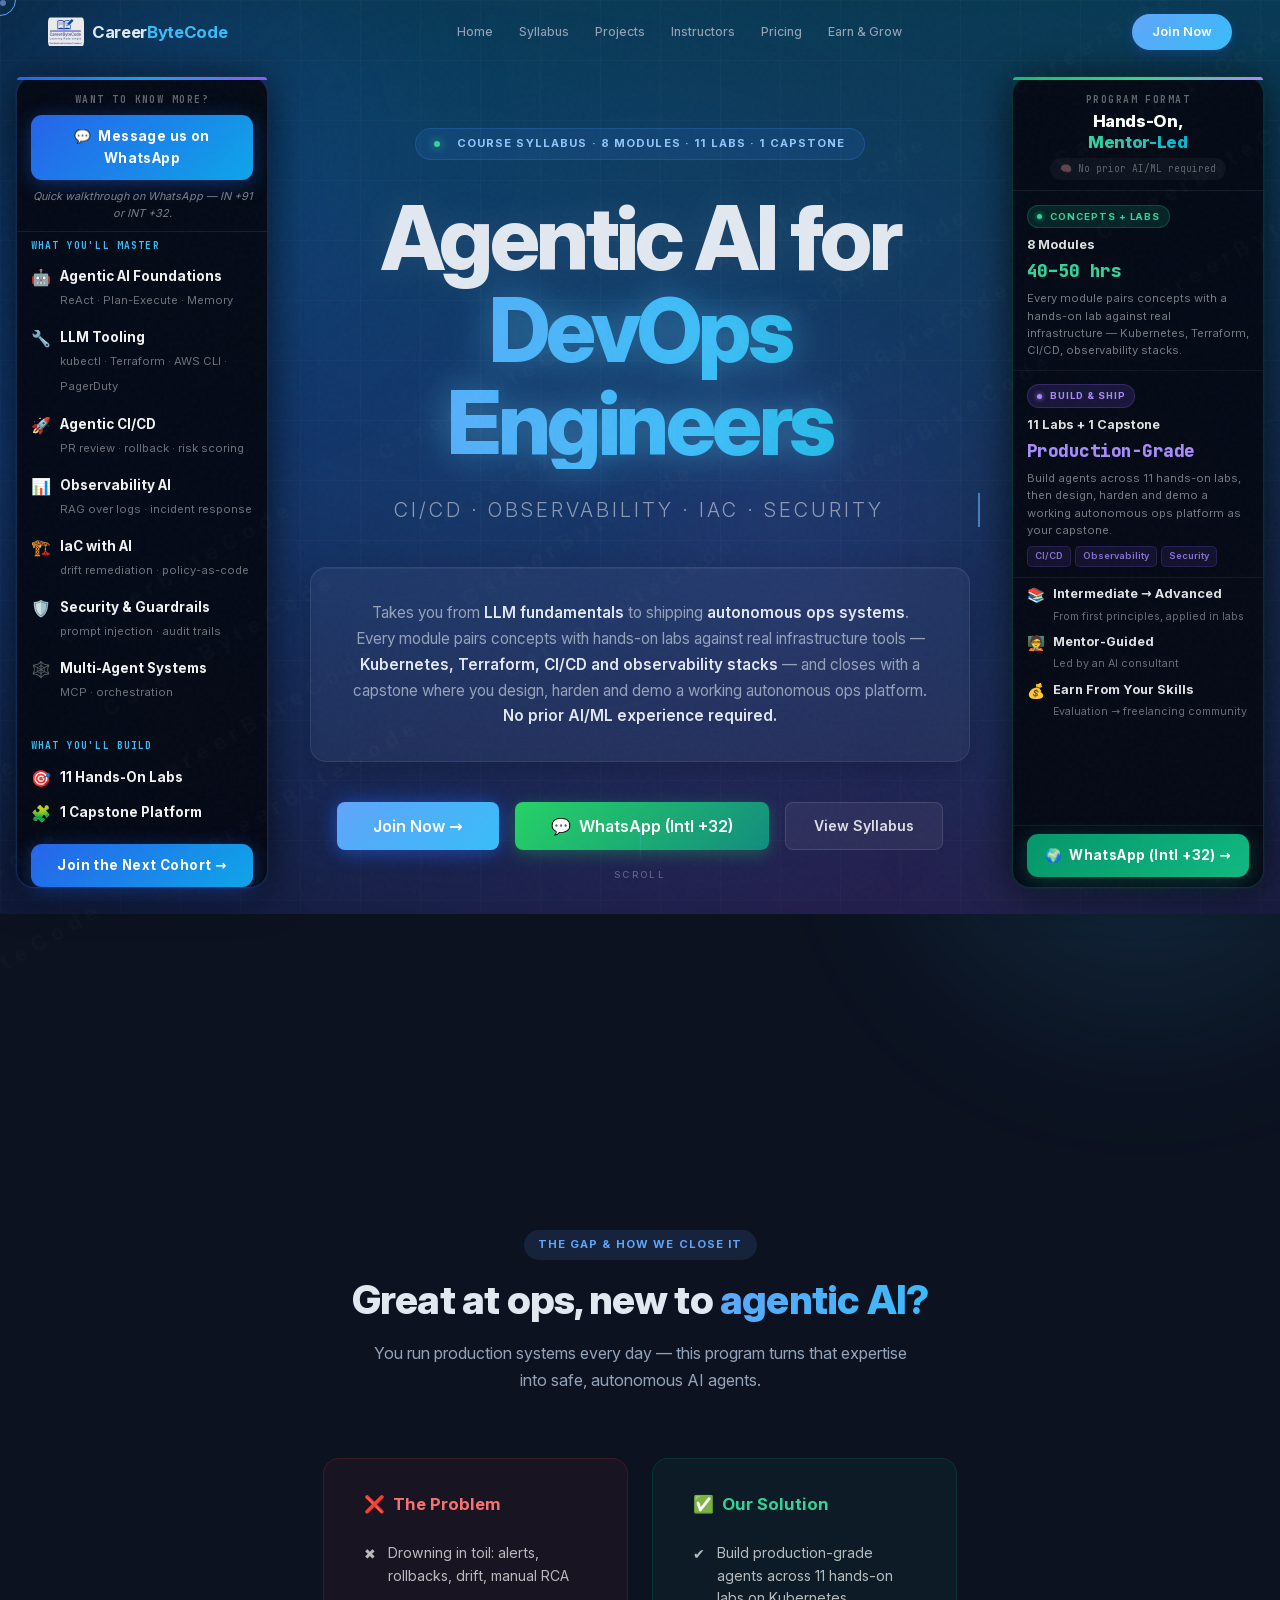
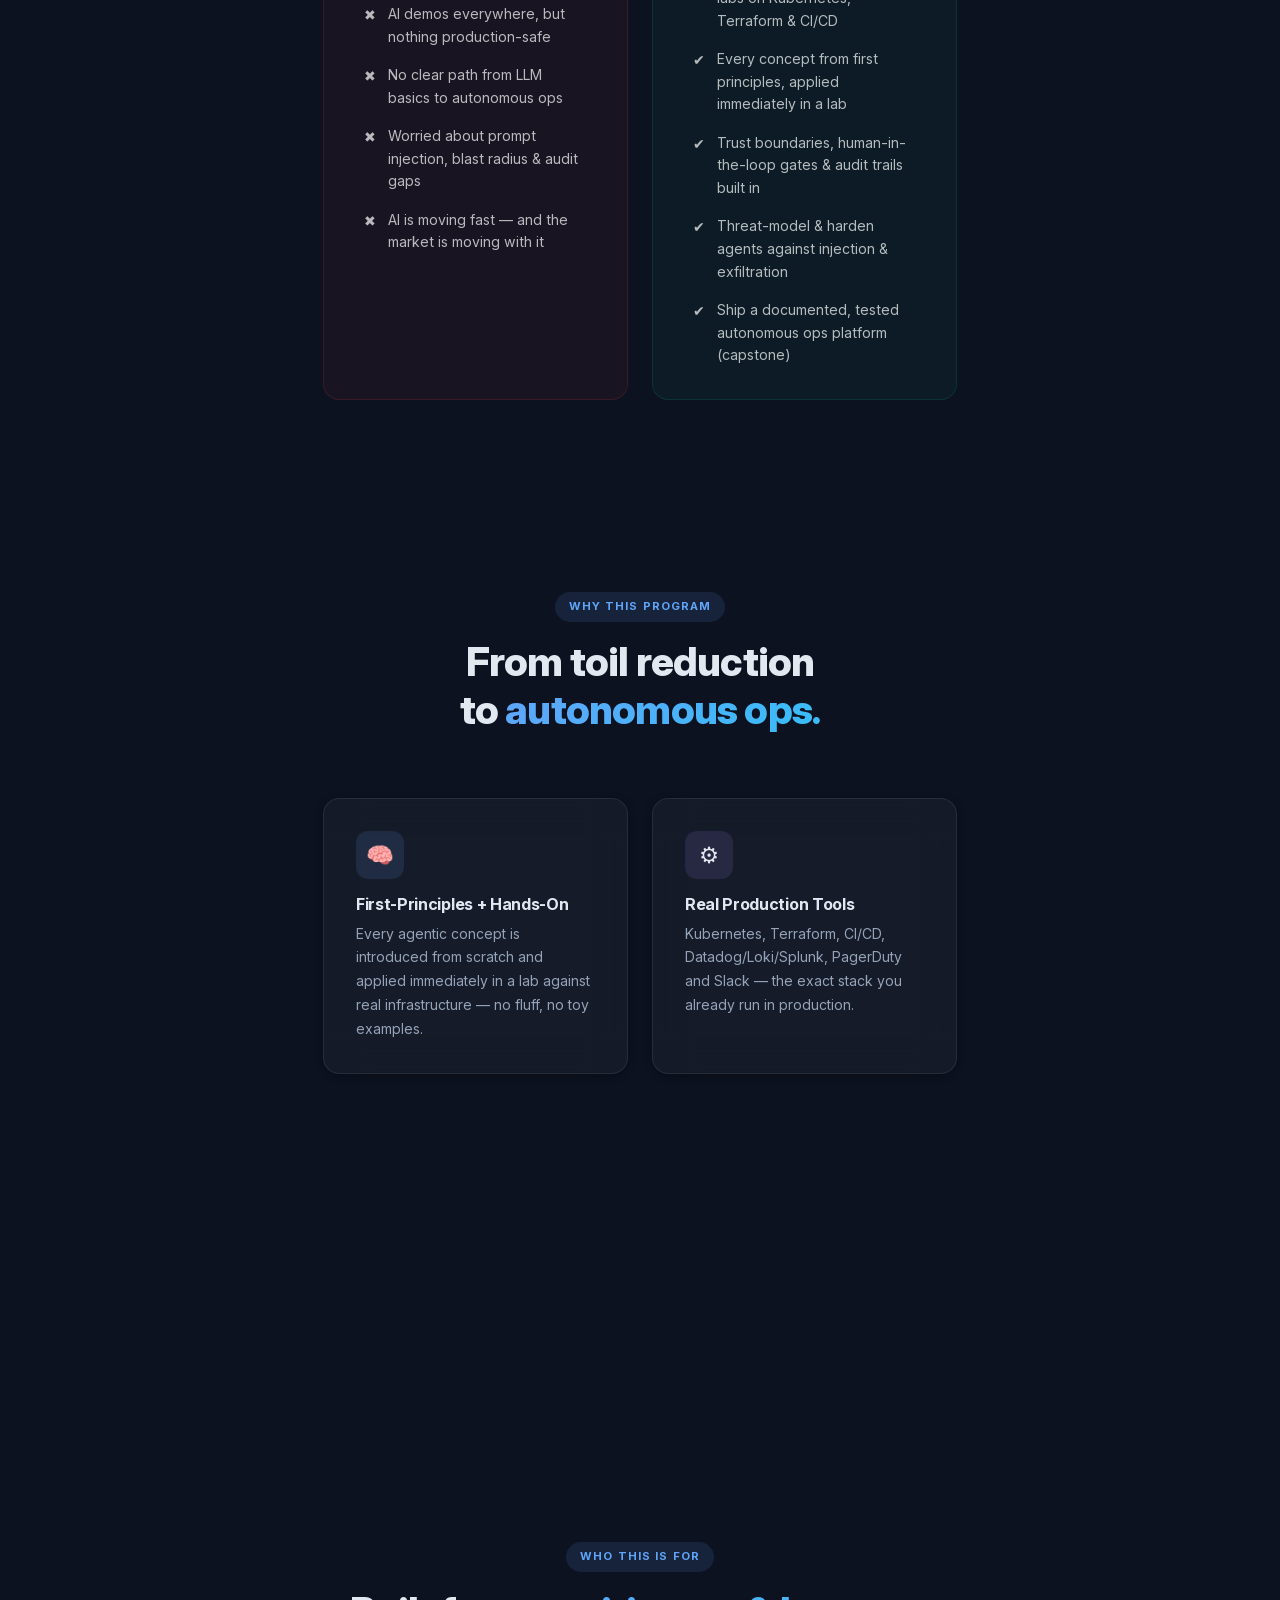
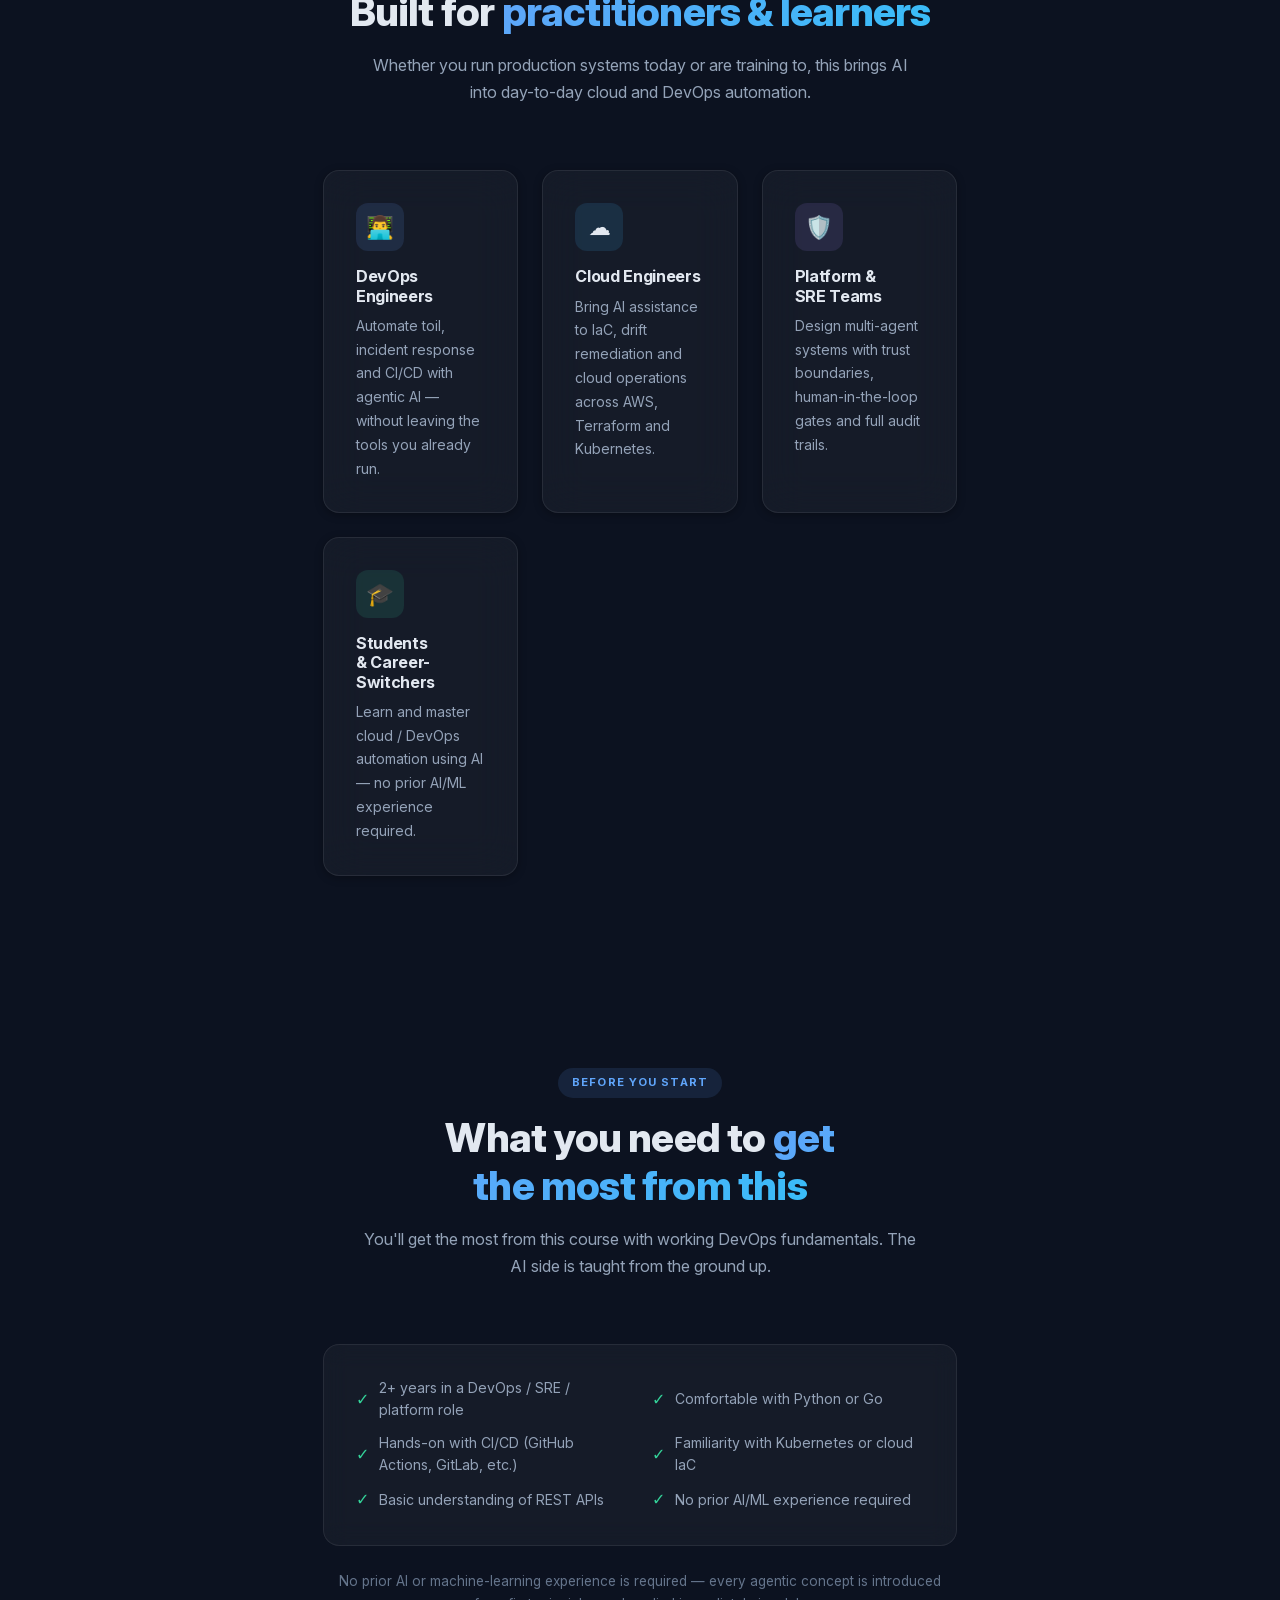
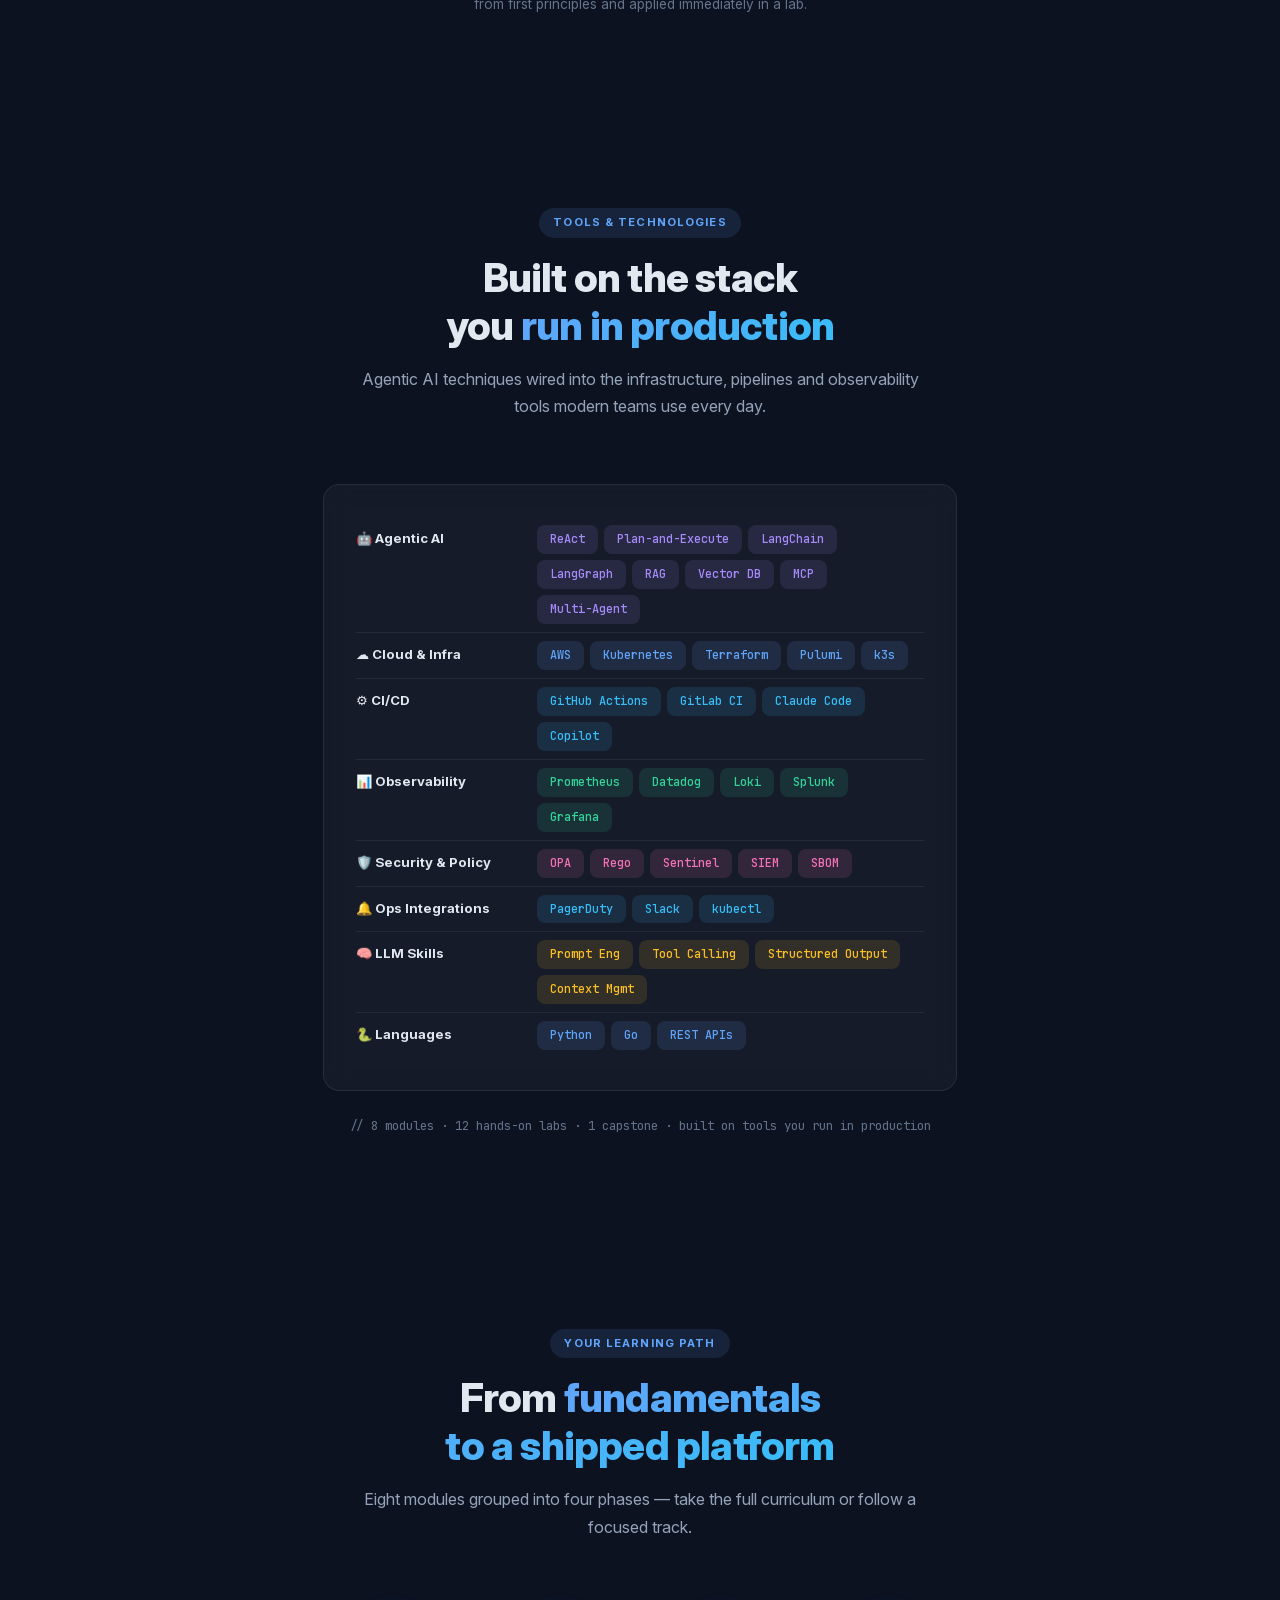
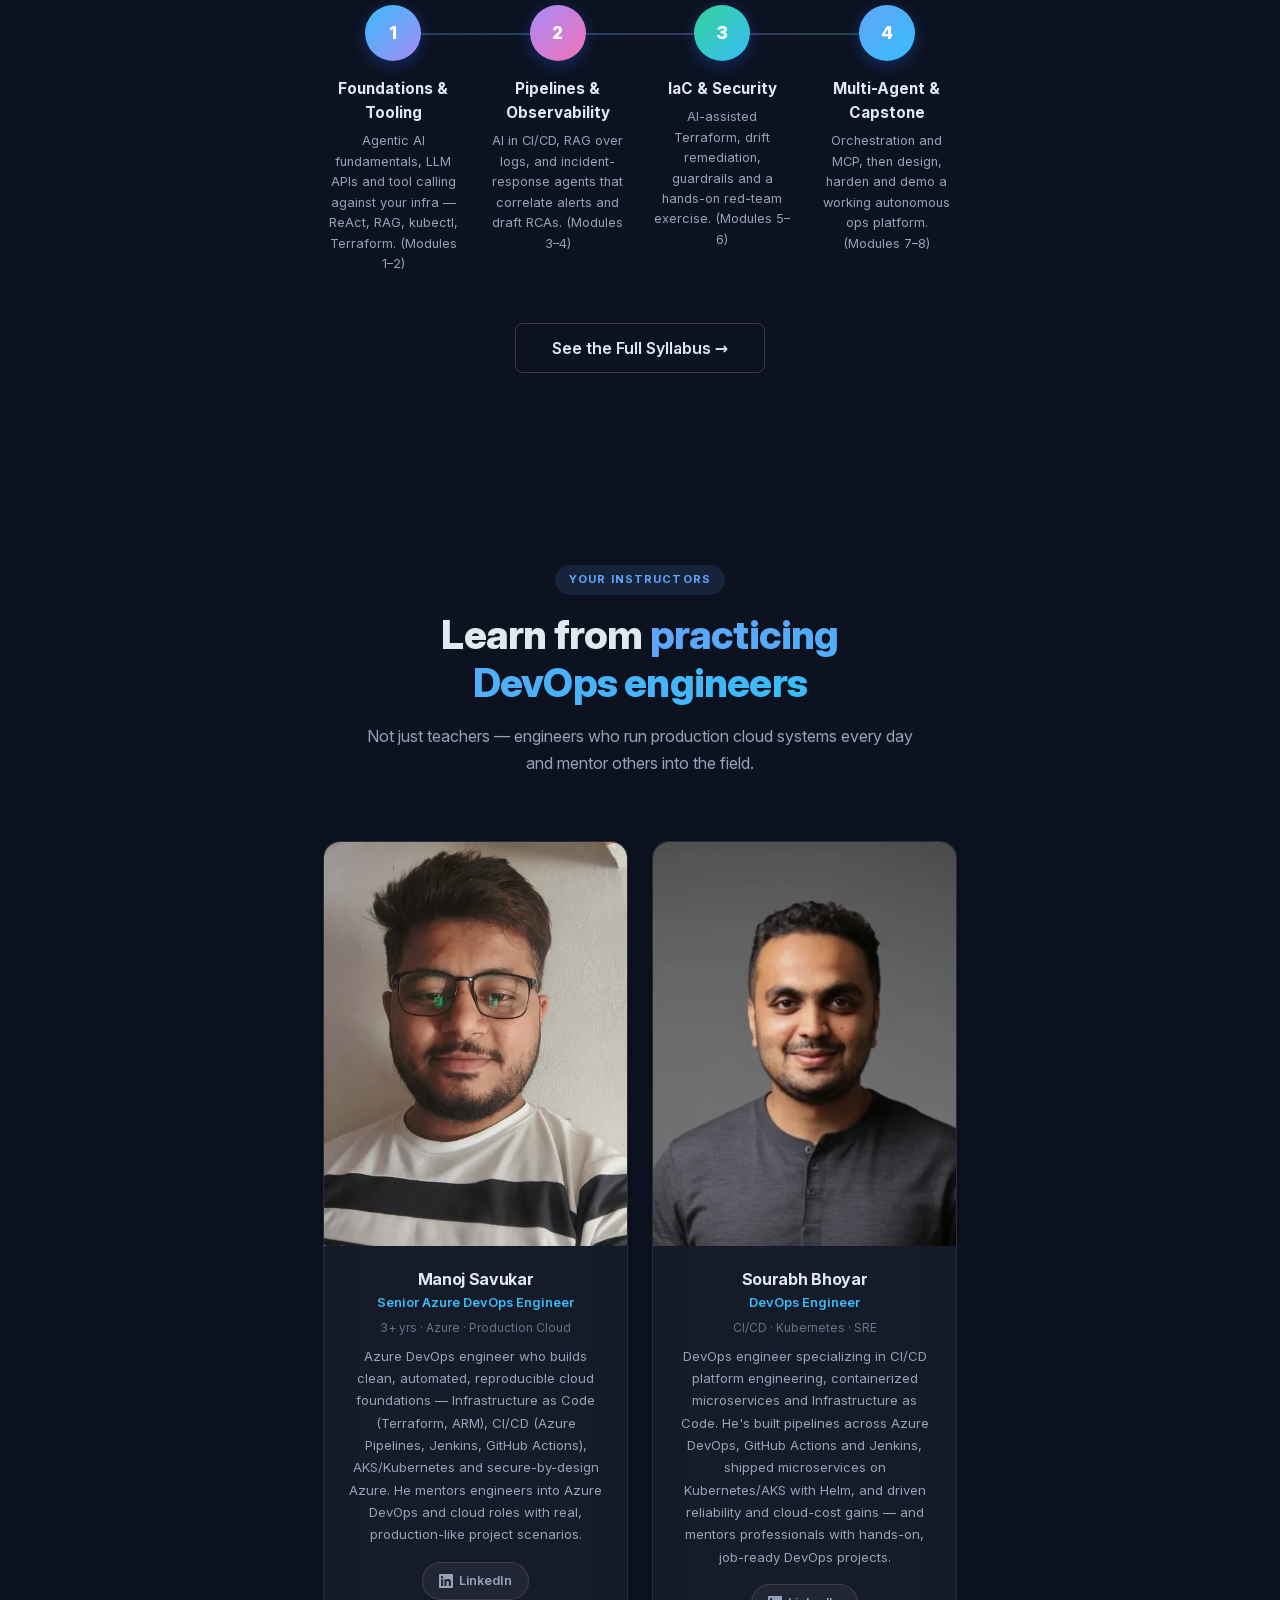
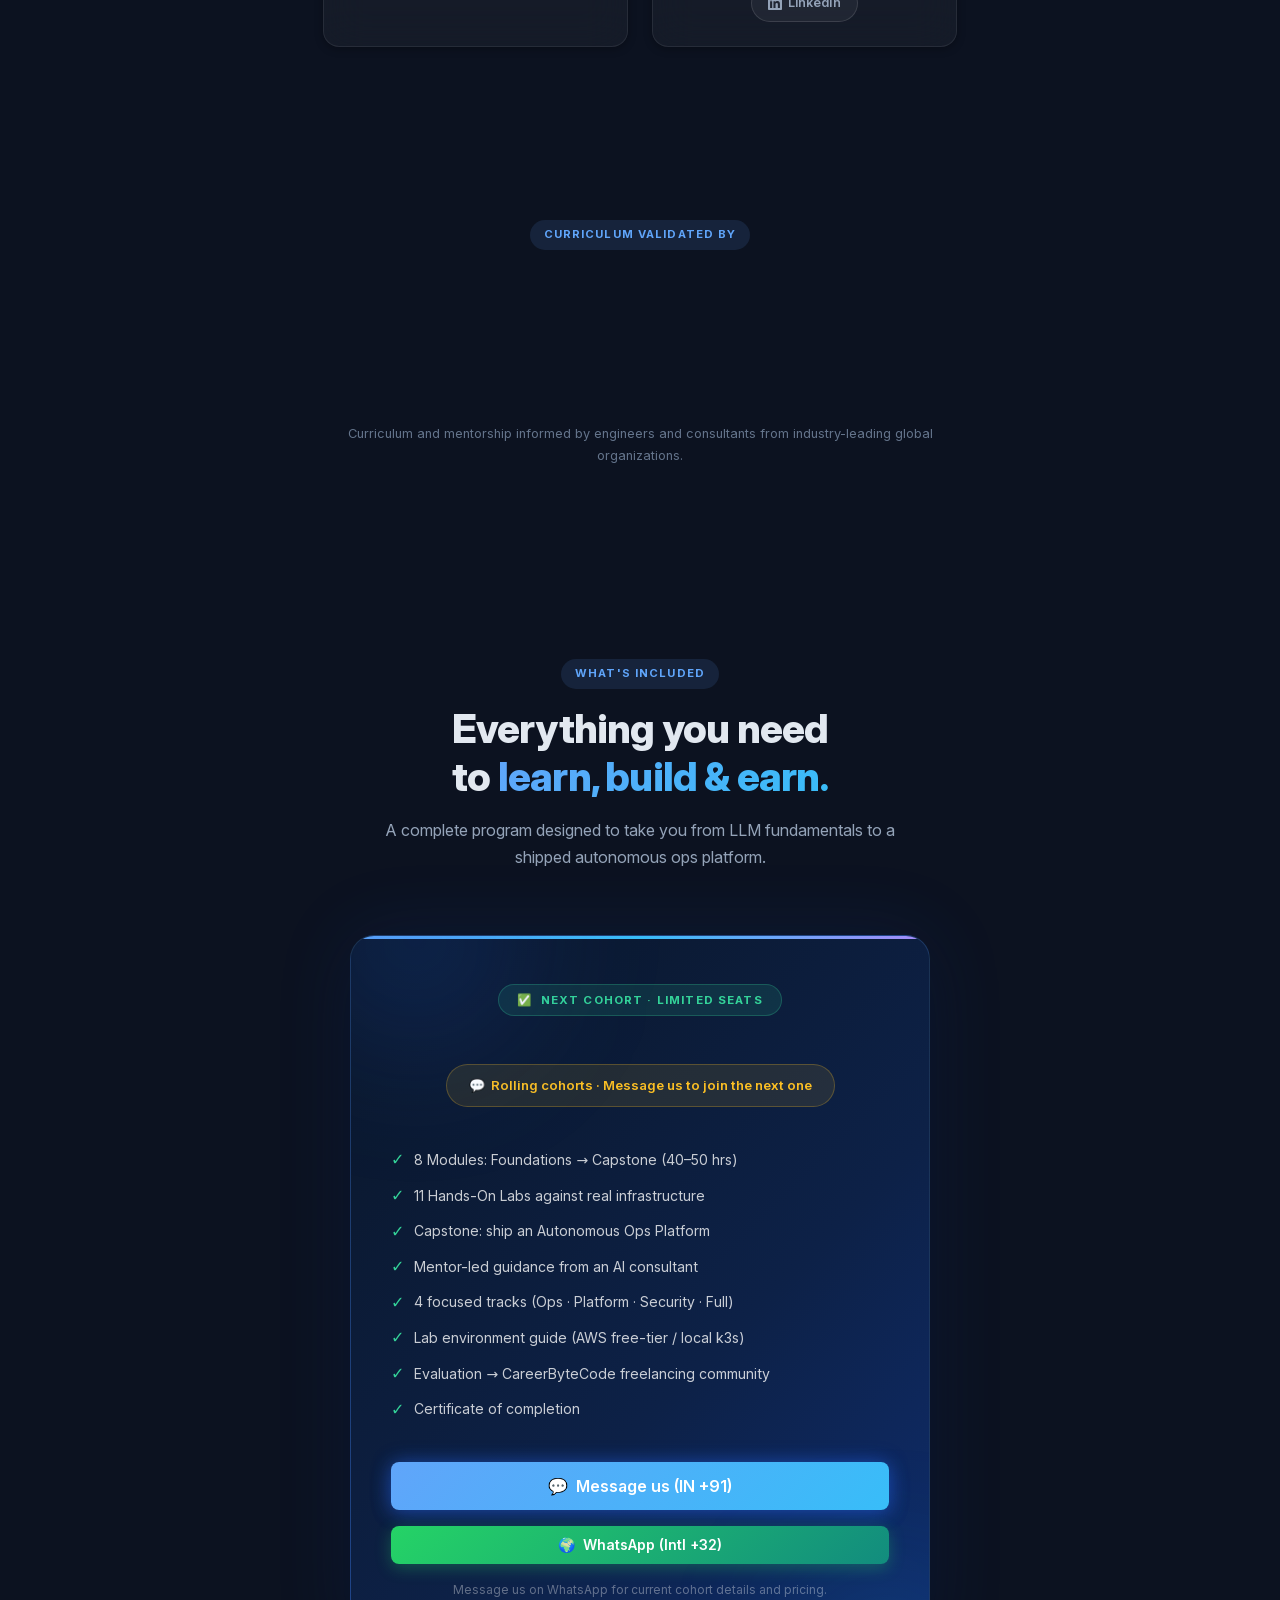
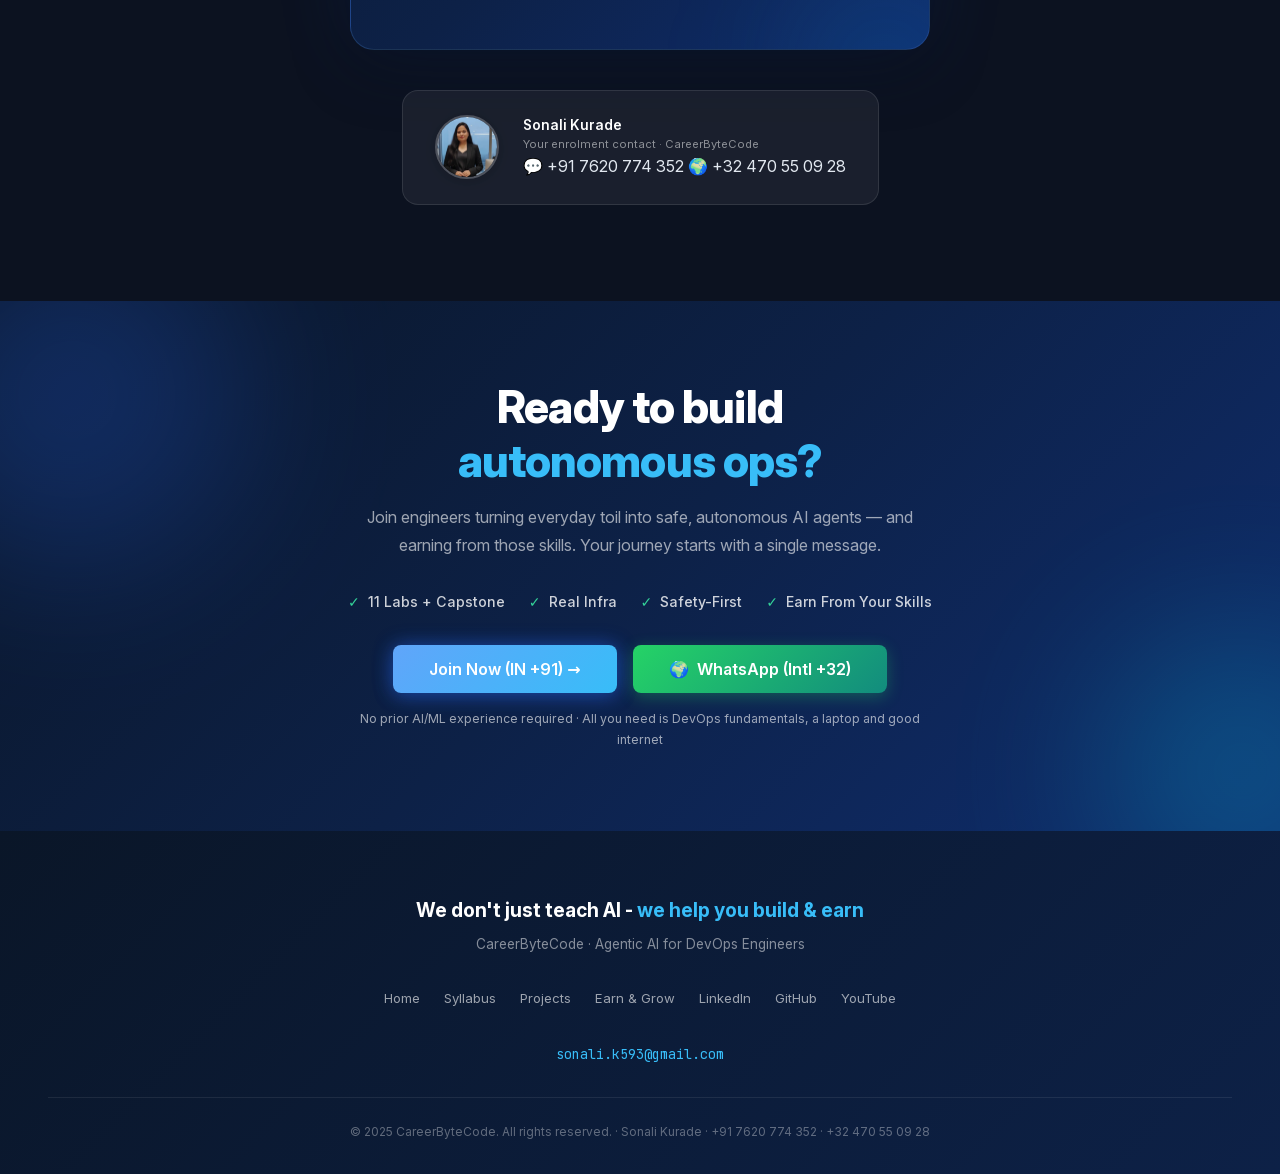
<file: index.html>
﻿<!DOCTYPE html>
<html lang="en" data-theme="dark">
<head>
<meta charset="UTF-8">
<meta name="viewport" content="width=device-width, initial-scale=1.0">
<meta name="description" content="Agentic AI for DevOps Engineers by CareerByteCode. A hands-on, intermediate-to-advanced program: go from LLM fundamentals to shipping production-grade autonomous ops agents for CI/CD, observability, incident response, IaC and security. Build 11 hands-on labs and a capstone. No prior AI/ML experience required.">
<meta property="og:title" content="Agentic AI for DevOps Engineers | CareerByteCode">
<meta property="og:description" content="A hands-on program for DevOps, cloud & platform engineers: build production-grade agents for CI/CD, observability, incident response, IaC and security - then earn from your skills in CareerByteCode's community.">
<meta property="og:type" content="website">
<meta property="og:url" content="https://careerbytecode.github.io/agentic-ai-projects/">
<meta property="og:image" content="https://careerbytecode.github.io/agentic-ai-projects/og-image.png">
<meta name="twitter:card" content="summary_large_image">
<meta name="theme-color" content="#0c1220">
<link rel="canonical" href="https://careerbytecode.github.io/agentic-ai-projects/">
<link rel="icon" href="favicon-32.png" sizes="32x32" type="image/png">
<title>Agentic AI for DevOps Engineers | CareerByteCode</title>
<link rel="preload" href="fonts/inter-latin.woff2" as="font" type="font/woff2" crossorigin>
<link rel="preload" href="fonts/jetbrains-mono-latin.woff2" as="font" type="font/woff2" crossorigin>
<link rel="stylesheet" href="shared-premium.css">
<style>
/* ===== SELF-HOSTED FONTS (Latin subset, variable axes preserved) ===== */
@font-face{font-family:'Inter';font-style:normal;font-weight:300 800;font-display:optional;src:url('fonts/inter-latin.woff2') format('woff2');unicode-range:U+0000-00FF,U+0131,U+0152-0153,U+02BB-02BC,U+02C6,U+02DA,U+02DC,U+0304,U+0308,U+0329,U+2000-206F,U+20AC,U+2122,U+2191,U+2193,U+2212,U+2215,U+FEFF,U+FFFD;}
@font-face{font-family:'JetBrains Mono';font-style:normal;font-weight:400 800;font-display:optional;src:url('fonts/jetbrains-mono-latin.woff2') format('woff2');unicode-range:U+0000-00FF,U+0131,U+0152-0153,U+02BB-02BC,U+02C6,U+02DA,U+02DC,U+0304,U+0308,U+0329,U+2000-206F,U+20AC,U+2122,U+2191,U+2193,U+2212,U+2215,U+FEFF,U+FFFD;}

/* ===== HERO ===== */
.home-hero{min-height:100vh;padding:0;background:#060d1a;position:relative;overflow:hidden;}
.home-hero .hero__grid{opacity:0.3;background-size:60px 60px;}
.home-hero .hero__content{position:relative;z-index:5;display:flex;flex-direction:column;align-items:center;justify-content:center;min-height:100vh;padding:calc(var(--nav-h) + var(--sp-8)) var(--sp-6) var(--sp-8);}

.hero-mesh{position:absolute;inset:-50%;width:200%;height:200%;background:
  radial-gradient(ellipse at 20% 50%,rgba(37,99,235,0.35) 0%,transparent 50%),
  radial-gradient(ellipse at 80% 20%,rgba(14,165,233,0.3) 0%,transparent 50%),
  radial-gradient(ellipse at 60% 80%,rgba(139,92,246,0.25) 0%,transparent 50%),
  radial-gradient(ellipse at 40% 30%,rgba(6,182,212,0.2) 0%,transparent 50%);
animation:mesh-morph 20s ease-in-out infinite;pointer-events:none;z-index:0;filter:blur(40px);}
@keyframes mesh-morph{
  0%{transform:translate(0,0) rotate(0deg) scale(1);}
  25%{transform:translate(5%,-3%) rotate(3deg) scale(1.05);}
  50%{transform:translate(-3%,5%) rotate(-2deg) scale(0.98);}
  75%{transform:translate(4%,2%) rotate(4deg) scale(1.03);}
  100%{transform:translate(0,0) rotate(0deg) scale(1);}
}

.hero-glow{position:absolute;left:0;top:0;width:600px;height:600px;border-radius:50%;background:radial-gradient(circle,rgba(56,189,248,0.15),transparent 70%);pointer-events:none;z-index:1;opacity:0;transition:opacity 0.4s;filter:blur(60px);transform:translate3d(0,0,0) translate(-50%,-50%);will-change:transform;}
.home-hero:hover .hero-glow{opacity:1;}

.hero-orb{position:absolute;border-radius:50%;filter:blur(80px);opacity:0.5;pointer-events:none;will-change:transform;}
.hero-orb--1{width:500px;height:500px;background:radial-gradient(circle,rgba(37,99,235,0.4),transparent 70%);top:-10%;left:-5%;animation:orb-float-1 20s ease-in-out infinite;}
.hero-orb--2{width:400px;height:400px;background:radial-gradient(circle,rgba(14,165,233,0.35),transparent 70%);bottom:-5%;right:-5%;animation:orb-float-2 25s ease-in-out infinite;}
.hero-orb--3{width:300px;height:300px;background:radial-gradient(circle,rgba(139,92,246,0.3),transparent 70%);top:40%;left:50%;animation:orb-float-3 18s ease-in-out infinite;}
@keyframes orb-float-1{0%,100%{transform:translate(0,0) scale(1);}33%{transform:translate(60px,40px) scale(1.1);}66%{transform:translate(-30px,60px) scale(0.95);}}
@keyframes orb-float-2{0%,100%{transform:translate(0,0) scale(1);}33%{transform:translate(-50px,-30px) scale(1.05);}66%{transform:translate(40px,-50px) scale(0.9);}}
@keyframes orb-float-3{0%,100%{transform:translate(0,0) scale(1);}50%{transform:translate(80px,-40px) scale(1.15);}}

.hero-streaks{position:absolute;inset:0;pointer-events:none;z-index:2;overflow:hidden;}
.hero-streaks span{position:absolute;bottom:-10%;width:1.5px;border-radius:1px;opacity:0;animation:streak-rise linear infinite;}
.hero-streaks span:nth-child(1){left:3%;height:35px;background:linear-gradient(to top,transparent,rgba(96,165,250,0.6),transparent);animation-duration:7s;animation-delay:0s;}
.hero-streaks span:nth-child(2){left:10%;height:22px;background:linear-gradient(to top,transparent,rgba(6,182,212,0.5),transparent);animation-duration:10.5s;animation-delay:1.2s;}
.hero-streaks span:nth-child(3){left:18%;height:40px;background:linear-gradient(to top,transparent,rgba(139,92,246,0.5),transparent);animation-duration:8s;animation-delay:3s;}
.hero-streaks span:nth-child(4){left:25%;height:28px;background:linear-gradient(to top,transparent,rgba(56,189,248,0.55),transparent);animation-duration:9s;animation-delay:0.5s;}
.hero-streaks span:nth-child(5){left:33%;height:18px;background:linear-gradient(to top,transparent,rgba(96,165,250,0.45),transparent);animation-duration:11s;animation-delay:4.5s;}
.hero-streaks span:nth-child(6){left:40%;height:45px;background:linear-gradient(to top,transparent,rgba(139,92,246,0.4),transparent);animation-duration:7.5s;animation-delay:2s;}
.hero-streaks span:nth-child(7){left:48%;height:30px;background:linear-gradient(to top,transparent,rgba(6,182,212,0.5),transparent);animation-duration:9.5s;animation-delay:0.8s;}
.hero-streaks span:nth-child(8){left:55%;height:20px;background:linear-gradient(to top,transparent,rgba(56,189,248,0.45),transparent);animation-duration:12s;animation-delay:3.5s;}
.hero-streaks span:nth-child(9){left:62%;height:38px;background:linear-gradient(to top,transparent,rgba(96,165,250,0.55),transparent);animation-duration:6.5s;animation-delay:1.8s;}
.hero-streaks span:nth-child(10){left:70%;height:25px;background:linear-gradient(to top,transparent,rgba(139,92,246,0.5),transparent);animation-duration:10s;animation-delay:4s;}
.hero-streaks span:nth-child(11){left:76%;height:42px;background:linear-gradient(to top,transparent,rgba(6,182,212,0.45),transparent);animation-duration:8.5s;animation-delay:0.3s;}
.hero-streaks span:nth-child(12){left:82%;height:20px;background:linear-gradient(to top,transparent,rgba(56,189,248,0.5),transparent);animation-duration:11.5s;animation-delay:2.8s;}
.hero-streaks span:nth-child(13){left:88%;height:33px;background:linear-gradient(to top,transparent,rgba(96,165,250,0.4),transparent);animation-duration:7.8s;animation-delay:1.5s;}
.hero-streaks span:nth-child(14){left:93%;height:27px;background:linear-gradient(to top,transparent,rgba(139,92,246,0.45),transparent);animation-duration:9.2s;animation-delay:3.8s;}
.hero-streaks span:nth-child(15){left:97%;height:36px;background:linear-gradient(to top,transparent,rgba(6,182,212,0.5),transparent);animation-duration:6.8s;animation-delay:2.2s;}
/* Composited: travels via transform translateY (hero is ~100vh tall) instead of `bottom`. */
@keyframes streak-rise{
  0%{opacity:0;transform:translateY(0) translateX(0) scaleY(0.5);}
  8%{opacity:0.8;transform:translateY(-9.6vh) translateX(0) scaleY(1);}
  85%{opacity:0.7;transform:translateY(-102vh) translateX(15px) scaleY(1);}
  100%{opacity:0;transform:translateY(-120vh) translateX(25px) scaleY(0.6);}
}

.hero__title{font-size:clamp(2.8rem,7.5vw,5.5rem);font-weight:800;letter-spacing:-0.04em;line-height:1.05;margin-bottom:var(--sp-2);text-align:center;}
.hero-glow-text{color:#e2e8f0;text-shadow:0 0 40px rgba(226,232,240,0.1);display:block;}
.hero-glow-text--accent{
  background:linear-gradient(90deg,#60a5fa 0%,#38bdf8 30%,#06b6d4 50%,rgba(255,255,255,0.95) 52%,#06b6d4 54%,#38bdf8 70%,#60a5fa 100%);
  background-size:200% 100%;
  -webkit-background-clip:text;-webkit-text-fill-color:transparent;background-clip:text;
  filter:drop-shadow(0 0 20px rgba(56,189,248,0.4));
  animation:glow-pulse 3s ease-in-out infinite alternate,text-shimmer 4s ease-in-out infinite;
}
@keyframes glow-pulse{0%{filter:drop-shadow(0 0 20px rgba(56,189,248,0.3));}100%{filter:drop-shadow(0 0 40px rgba(56,189,248,0.6));}}
@keyframes text-shimmer{0%{background-position:100% 50%;}100%{background-position:-100% 50%;}}

.hero__tagline{font-size:clamp(0.9rem,2vw,1.25rem);color:rgba(255,255,255,0.5);font-weight:300;letter-spacing:0.15em;text-transform:uppercase;margin-bottom:var(--sp-5);}
.hero__tagline--typed{overflow:hidden;white-space:nowrap;border-right:2px solid rgba(96,165,250,0.7);width:0;animation:typing 2.5s steps(30,end) 0.8s forwards,blink-caret 0.75s step-end infinite;}
@keyframes typing{from{width:0;}to{width:100%;}}
@keyframes blink-caret{from,to{border-color:rgba(96,165,250,0.7);}50%{border-color:transparent;}}

.home-hero .hero__badge{background:rgba(59,130,246,0.12);border:1px solid rgba(59,130,246,0.25);color:#93c5fd;margin-bottom:var(--sp-4);}
.hero-pulse{width:6px;height:6px;border-radius:50%;background:#34d399;box-shadow:0 0 10px #34d399;display:inline-block;animation:pulse 2s ease-in-out infinite;}
@keyframes pulse{0%,100%{opacity:1;transform:scale(1);}50%{opacity:0.5;transform:scale(0.8);}}

.hero-glass-card{background:rgba(255,255,255,0.04);backdrop-filter:blur(20px);-webkit-backdrop-filter:blur(20px);border:1px solid rgba(255,255,255,0.08);border-radius:var(--r-lg);padding:var(--sp-4) var(--sp-5);max-width:660px;margin:0 auto var(--sp-5);color:rgba(255,255,255,0.7);font-size:0.95rem;line-height:1.8;box-shadow:0 8px 32px rgba(0,0,0,0.2),inset 0 1px 0 rgba(255,255,255,0.05);}
.hero-glass-card strong{color:#e2e8f0;font-weight:600;}

.btn--glass{background:rgba(255,255,255,0.06);border:1px solid rgba(255,255,255,0.12);color:rgba(255,255,255,0.85);backdrop-filter:blur(12px);-webkit-backdrop-filter:blur(12px);}
.btn--glass:hover{background:rgba(255,255,255,0.12);border-color:rgba(255,255,255,0.2);color:#fff;box-shadow:0 4px 20px rgba(255,255,255,0.08);}
.btn--glow{box-shadow:0 0 20px rgba(37,99,235,0.4),0 4px 20px rgba(37,99,235,0.3);}
.btn--glow:hover{box-shadow:0 0 30px rgba(37,99,235,0.5),0 8px 30px rgba(37,99,235,0.4);}
.btn--whatsapp{background:linear-gradient(135deg,#25D366,#128C7E);color:#fff;box-shadow:0 4px 16px rgba(37,211,102,0.3);border:none;}
.btn--whatsapp:hover{transform:translateY(-2px);box-shadow:0 8px 28px rgba(37,211,102,0.45);}

.scroll-hint{position:absolute;bottom:var(--sp-4);left:50%;transform:translateX(-50%);display:flex;flex-direction:column;align-items:center;gap:8px;animation:scroll-bounce 2s ease-in-out infinite;z-index:5;}
.scroll-hint span{font-size:0.6rem;letter-spacing:0.25em;text-transform:uppercase;color:rgba(255,255,255,0.3);font-weight:500;}
.scroll-line{width:1px;height:32px;background:linear-gradient(to bottom,rgba(96,165,250,0.6),transparent);}
@keyframes scroll-bounce{0%,100%{transform:translateX(-50%) translateY(0);}50%{transform:translateX(-50%) translateY(10px);}}

@media(max-width:640px){
  .hero__title{font-size:clamp(2rem,9vw,3rem);}
  .hero-glass-card{padding:var(--sp-3);font-size:0.88rem;}
  .hero-orb--1{width:300px;height:300px;}
  .hero-orb--2{width:250px;height:250px;}
  .hero-orb--3{width:200px;height:200px;}
  .hero__tagline--typed{white-space:normal;width:auto;border-right:none;animation:none;}
  .hero-glow{display:none;}
  .hero-mesh{filter:blur(60px);}
}
@media(prefers-reduced-motion:reduce){
  .hero-mesh,.hero-orb,.hero-streaks span{animation:none !important;}
  .hero__tagline--typed{width:auto;border-right:none;animation:none;}
  .hero-glow-text--accent{animation:none;}
}

/* ===== PROBLEM / SOLUTION ===== */
.prob-sol-grid{display:grid;grid-template-columns:1fr 1fr;gap:var(--sp-3);}
@media(max-width:768px){.prob-sol-grid{grid-template-columns:1fr;}}
.prob-card{border-radius:var(--r-lg);padding:var(--sp-4) var(--sp-5);}
.prob-card--problem{background:rgba(239,68,68,0.06);border:1px solid rgba(239,68,68,0.15);}
.prob-card--solution{background:rgba(16,185,129,0.06);border:1px solid rgba(16,185,129,0.15);}
.prob-card__title{font-size:1.05rem;font-weight:700;margin-bottom:var(--sp-3);display:flex;align-items:center;gap:8px;}
.prob-card--problem .prob-card__title{color:#f87171;}
.prob-card--solution .prob-card__title{color:#34d399;}
.prob-list{list-style:none;display:flex;flex-direction:column;gap:var(--sp-2);}
.prob-list li{display:flex;align-items:flex-start;gap:10px;font-size:0.88rem;color:rgba(255,255,255,0.7);line-height:1.6;}
.prob-list li .icon{flex-shrink:0;margin-top:1px;}

/* ===== FEATURES GRID ===== */
.features-grid{display:grid;grid-template-columns:repeat(2,1fr);gap:var(--sp-3);}
@media(max-width:640px){.features-grid{grid-template-columns:1fr;}}

/* ===== AUDIENCE GRID ===== */
.audience-grid{display:grid;grid-template-columns:repeat(3,1fr);gap:var(--sp-3);}
@media(max-width:900px){.audience-grid{grid-template-columns:repeat(2,1fr);}}
@media(max-width:560px){.audience-grid{grid-template-columns:1fr;}}

/* ===== TECH STACK ===== */
.tech-card{background:var(--glass);border:1px solid var(--glass-border);border-radius:var(--r-lg);padding:var(--sp-4);backdrop-filter:blur(12px);-webkit-backdrop-filter:blur(12px);}
.tc-row{display:flex;align-items:baseline;gap:var(--sp-2);padding:var(--sp-1) 0;border-bottom:1px solid var(--border);}
.tc-row:last-child{border-bottom:none;}
.tc-cat{font-weight:700;font-size:0.82rem;min-width:165px;color:var(--text);}
.tc-tags{display:flex;gap:6px;flex-wrap:wrap;}
.ttag{font-family:var(--font-mono);font-size:0.74rem;padding:4px 12px;border-radius:var(--r-sm);background:var(--accent-light);color:var(--accent);font-weight:500;border:1px solid transparent;transition:all 0.25s ease;cursor:default;}
.ttag:hover{border-color:var(--accent);transform:scale(1.08);box-shadow:0 0 16px rgba(37,99,235,0.3);}
.ttag--cyan{background:var(--accent-2-light);color:var(--accent-2);}
.ttag--cyan:hover{border-color:var(--accent-2);}
.ttag--purple{background:var(--accent-3-light);color:var(--accent-3);}
.ttag--purple:hover{border-color:var(--accent-3);}
.ttag--green{background:var(--success-light);color:var(--success);}
.ttag--green:hover{border-color:var(--success);}
.ttag--rose{background:var(--rose-light);color:var(--rose);}
.ttag--rose:hover{border-color:var(--rose);}
.ttag--gold{background:var(--warning-light);color:var(--gold);}
.ttag--gold:hover{border-color:var(--gold);}
@media(max-width:560px){.tc-row{flex-direction:column;gap:6px;}.tc-cat{min-width:auto;}}

/* ===== LEARNING JOURNEY ===== */
.journey-grid{display:grid;grid-template-columns:repeat(4,1fr);gap:var(--sp-3);position:relative;}
.journey-connector{position:absolute;top:28px;left:12.5%;right:12.5%;height:2px;background:linear-gradient(90deg,var(--accent),var(--accent-2),var(--accent-3),var(--success));opacity:0.3;z-index:0;pointer-events:none;}
@media(max-width:768px){.journey-grid{grid-template-columns:repeat(2,1fr);}.journey-connector{display:none;}}
@media(max-width:480px){.journey-grid{grid-template-columns:1fr;}}
.journey-step{text-align:center;position:relative;z-index:1;}
.journey-step__num{width:56px;height:56px;border-radius:var(--r-full);background:linear-gradient(135deg,var(--accent),var(--accent-2));display:flex;align-items:center;justify-content:center;font-weight:800;font-size:1.1rem;color:#fff;margin:0 auto var(--sp-2);box-shadow:0 4px 16px rgba(37,99,235,0.35);}
.journey-step:nth-child(2) .journey-step__num{background:linear-gradient(135deg,var(--accent-2),var(--accent-3));}
.journey-step:nth-child(3) .journey-step__num{background:linear-gradient(135deg,var(--accent-3),var(--rose));}
.journey-step:nth-child(4) .journey-step__num{background:linear-gradient(135deg,var(--success),var(--accent-2));}
.journey-step__label{font-size:0.72rem;font-weight:700;letter-spacing:0.05em;text-transform:uppercase;color:var(--accent-2);margin-bottom:4px;font-family:var(--font-mono);}
.journey-step__title{font-size:0.95rem;font-weight:700;color:var(--text);margin-bottom:6px;}
.journey-step__desc{font-size:0.8rem;color:var(--text-2);line-height:1.6;}

/* ===== INSTRUCTORS ===== */
.instructors-grid{display:grid;grid-template-columns:repeat(2,1fr);gap:var(--sp-4);max-width:820px;margin:0 auto;}
@media(max-width:640px){.instructors-grid{grid-template-columns:1fr;}}

/* ===== BACKED BY ===== */
.backed-grid{display:flex;align-items:center;justify-content:center;gap:var(--sp-5);flex-wrap:wrap;margin-top:var(--sp-4);}
.backed-item{font-size:0.9rem;font-weight:700;color:var(--text-2);letter-spacing:0.05em;opacity:0.7;transition:opacity 0.2s;}
.backed-item:hover{opacity:1;}
.backed-sep{color:var(--border-2);font-size:1.2rem;}

/* ===== PRICING ===== */
.pricing-wrap{max-width:580px;margin:0 auto;}
.pricing-card{background:linear-gradient(135deg,#0a1628 0%,#0d2147 60%,#0f2d6e 100%);border:1px solid rgba(96,165,250,0.2);border-radius:var(--r-xl);padding:var(--sp-6) var(--sp-5);text-align:center;position:relative;overflow:hidden;box-shadow:0 0 80px rgba(37,99,235,0.12),0 20px 60px rgba(0,0,0,0.3);}
.pricing-card::before{content:'';position:absolute;top:0;left:0;right:0;height:3px;background:linear-gradient(90deg,var(--accent),var(--accent-2),var(--accent-3));}
.pricing-orb{position:absolute;border-radius:50%;filter:blur(70px);pointer-events:none;}
.pricing-orb-1{width:220px;height:220px;background:rgba(37,99,235,0.18);top:-15%;left:-8%;opacity:1;}
.pricing-orb-2{width:180px;height:180px;background:rgba(14,165,233,0.15);bottom:-15%;right:-8%;opacity:1;}
.pricing-badge{display:inline-flex;align-items:center;gap:6px;background:rgba(52,211,153,0.12);border:1px solid rgba(52,211,153,0.25);color:#34d399;font-size:0.72rem;font-weight:700;letter-spacing:0.1em;text-transform:uppercase;padding:6px 18px;border-radius:var(--r-full);margin-bottom:var(--sp-3);}
.pricing-price{font-size:clamp(3.5rem,10vw,5.5rem);font-weight:800;color:#fff;letter-spacing:-0.04em;line-height:1;position:relative;z-index:1;}
.pricing-currency{font-size:2rem;font-weight:600;color:var(--accent-2);vertical-align:super;line-height:0;}
.pricing-label{font-size:0.82rem;color:rgba(255,255,255,0.4);margin-top:6px;margin-bottom:var(--sp-4);position:relative;z-index:1;}
.pricing-batch{display:inline-flex;align-items:center;gap:8px;background:rgba(251,191,36,0.1);border:1px solid rgba(251,191,36,0.25);color:#fbbf24;font-size:0.82rem;font-weight:600;padding:10px 22px;border-radius:var(--r-full);margin-bottom:var(--sp-5);}
.pricing-includes{display:flex;flex-direction:column;gap:10px;margin-bottom:var(--sp-5);text-align:left;position:relative;z-index:1;}
.pricing-item{display:flex;align-items:center;gap:10px;font-size:0.88rem;color:rgba(255,255,255,0.78);}
.pricing-item .pi-check{color:#34d399;font-size:1rem;flex-shrink:0;font-weight:700;}
.pricing-note{font-size:0.75rem;color:rgba(255,255,255,0.35);margin-top:var(--sp-2);}

/* ===== ENROLL SECTION ===== */
.enroll-section{background:linear-gradient(135deg,#0a1628 0%,#0d2147 50%,#0f2d6e 100%);color:#fff;position:relative;overflow:hidden;padding:var(--sp-10) var(--sp-6);}
.enroll-section h2{color:#fff;}
.enroll-section h2 span{background:linear-gradient(135deg,var(--accent-2),#38bdf8);-webkit-background-clip:text;-webkit-text-fill-color:transparent;background-clip:text;}
.enroll-section p{color:rgba(255,255,255,0.6);}
.cta-orb{position:absolute;border-radius:50%;filter:blur(80px);pointer-events:none;opacity:0.25;}
.cta-orb-1{width:350px;height:350px;background:#2563eb;top:-15%;left:-8%;}
.cta-orb-2{width:280px;height:280px;background:#06b6d4;bottom:-15%;right:-8%;}
.cta-checklist{display:flex;flex-wrap:wrap;gap:var(--sp-3);justify-content:center;margin:var(--sp-4) 0;}
.cta-check-item{display:flex;align-items:center;gap:8px;font-size:0.88rem;color:rgba(255,255,255,0.8);font-weight:500;}
.cta-check-item .chk{color:#34d399;font-weight:700;}
.cta-note-sm{font-size:0.77rem;color:rgba(255,255,255,0.38);margin-top:var(--sp-2);}

/* ===== VALUE PANEL (fixed left, desktop) ===== */
.value-panel{position:fixed;left:16px;top:calc(var(--nav-h,64px) + 12px);bottom:12px;z-index:50;width:252px;background:rgba(5,9,20,0.95);backdrop-filter:blur(24px);-webkit-backdrop-filter:blur(24px);border:1px solid rgba(59,130,246,0.25);border-radius:18px;padding:0;box-shadow:0 4px 40px rgba(0,0,0,0.7),0 0 0 1px rgba(139,92,246,0.1),inset 0 1px 0 rgba(255,255,255,0.06);display:flex;flex-direction:column;}
.value-panel::before{content:'';display:block;height:3px;background:linear-gradient(90deg,#2563eb,#0ea5e9,#8b5cf6);border-radius:18px 18px 0 0;flex-shrink:0;}
.vp-scroll{flex:1;overflow-y:auto;display:flex;flex-direction:column;gap:8px;padding:0 0 4px;scrollbar-width:thin;scrollbar-color:rgba(59,130,246,0.25) transparent;}
.vp-scroll::-webkit-scrollbar{width:3px;}
.vp-scroll::-webkit-scrollbar-thumb{background:rgba(59,130,246,0.3);border-radius:2px;}
.vp-header{text-align:center;padding:12px 14px 10px;border-bottom:1px solid rgba(255,255,255,0.08);flex-shrink:0;}
.vp-eyebrow{font-size:0.6rem;font-weight:700;letter-spacing:0.15em;text-transform:uppercase;color:rgba(255,255,255,0.38);font-family:var(--font-mono);margin-bottom:4px;}
.vp-price{font-size:2rem;font-weight:800;color:#fff;letter-spacing:-0.04em;line-height:1.1;}
.vp-price sup{font-size:1rem;font-weight:700;color:#38bdf8;vertical-align:super;line-height:0;}
.vp-hook{font-size:0.68rem;color:rgba(255,255,255,0.48);margin-top:4px;font-style:italic;line-height:1.5;}
.vp-label{font-size:0.6rem;font-weight:700;letter-spacing:0.12em;text-transform:uppercase;color:#38bdf8;font-family:var(--font-mono);padding:6px 14px 2px;}
.vp-item{display:flex;align-items:flex-start;gap:9px;padding:5px 14px;transition:background 0.15s;cursor:default;}
.vp-item:hover{background:rgba(255,255,255,0.05);}
.vp-ico{font-size:1rem;flex-shrink:0;margin-top:1px;line-height:1;}
.vp-txt strong{display:block;font-size:0.84rem;font-weight:700;color:rgba(255,255,255,0.95);line-height:1.3;}
.vp-txt span{font-size:0.7rem;color:rgba(255,255,255,0.42);line-height:1.45;}
.vp-divider{height:1px;background:rgba(255,255,255,0.08);margin:4px 0;}
.vp-footer{flex-shrink:0;padding:8px 14px 0;}
.vp-cta{display:block;text-align:center;background:linear-gradient(135deg,#2563eb,#0ea5e9);color:#fff !important;font-size:0.84rem;font-weight:700;padding:11px;border-radius:11px;text-decoration:none !important;letter-spacing:0.03em;transition:all 0.2s;box-shadow:0 4px 20px rgba(37,99,235,0.4);}
.vp-cta:hover{transform:translateY(-2px);box-shadow:0 8px 28px rgba(37,99,235,0.55);}

/* ===== MOBILE TOP TICKER ===== */
.value-ticker-wrap{display:none;position:fixed;top:var(--nav-h,64px);left:0;right:0;z-index:48;background:rgba(5,9,20,0.96);border-bottom:1px solid rgba(59,130,246,0.18);overflow:hidden;height:34px;align-items:center;}
.value-ticker{display:inline-flex;align-items:center;white-space:nowrap;animation:ticker-scroll 36s linear infinite;}
@keyframes ticker-scroll{0%{transform:translateX(0);}100%{transform:translateX(-50%);}}
.value-ticker .vt-item{font-size:0.7rem;color:rgba(255,255,255,0.65);padding:0 8px;font-weight:500;}
.value-ticker .vt-sep{color:rgba(59,130,246,0.5);padding:0 2px;font-weight:700;}

/* ===== MOBILE BOTTOM BAR ===== */
.value-bottom-bar{display:none;position:fixed;bottom:0;left:0;right:0;z-index:48;background:rgba(5,9,20,0.97);backdrop-filter:blur(12px);-webkit-backdrop-filter:blur(12px);border-top:1px solid rgba(59,130,246,0.18);padding:10px 16px;align-items:center;justify-content:space-between;gap:10px;}
.vbb-info strong{display:block;font-size:0.88rem;font-weight:700;color:#fff;}
.vbb-info span{font-size:0.7rem;color:rgba(255,255,255,0.45);}
.vbb-btn{display:inline-flex;align-items:center;gap:5px;background:linear-gradient(135deg,#2563eb,#0ea5e9);color:#fff !important;font-size:0.8rem;font-weight:700;padding:10px 18px;border-radius:10px;text-decoration:none !important;white-space:nowrap;flex-shrink:0;box-shadow:0 4px 16px rgba(37,99,235,0.4);}

@media(max-width:1100px){
  .value-panel{display:none;}
  .value-ticker-wrap{display:flex;}
  .value-bottom-bar{display:flex;}
  body{padding-bottom:64px;}
}

/* ===== PANEL-AWARE LAYOUT (desktop only) ===== */
@media(min-width:1101px){
  main{padding-left:275px;padding-right:275px;}
  /* Re-expand full-bleed sections back to viewport width */
  .home-hero,.enroll-section{margin-left:-275px;margin-right:-275px;}
  .home-hero .hero__content{padding-left:300px !important;padding-right:300px !important;}
  .enroll-section > .container{max-width:calc(100vw - 590px);}
  /* Stats bar is full-width - re-expand and pad content inward */
  .stats-bar{margin-left:-275px;margin-right:-275px;padding-left:310px;padding-right:310px;}
}

/* ===== SCHEDULE PANEL (fixed right, desktop) ===== */
.schedule-panel{position:fixed;right:16px;top:calc(var(--nav-h,64px) + 12px);bottom:12px;z-index:50;width:252px;background:rgba(5,9,20,0.95);backdrop-filter:blur(24px);-webkit-backdrop-filter:blur(24px);border:1px solid rgba(16,185,129,0.22);border-radius:18px;padding:0;box-shadow:0 4px 40px rgba(0,0,0,0.7),0 0 0 1px rgba(16,185,129,0.08),inset 0 1px 0 rgba(255,255,255,0.06);display:flex;flex-direction:column;}
.schedule-panel::before{content:'';display:block;height:3px;background:linear-gradient(90deg,#10b981,#34d399,#a78bfa);border-radius:18px 18px 0 0;flex-shrink:0;}
.sp-scroll{flex:1;overflow-y:auto;display:flex;flex-direction:column;gap:0;padding:0 0 4px;scrollbar-width:thin;scrollbar-color:rgba(16,185,129,0.25) transparent;}
.sp-scroll::-webkit-scrollbar{width:3px;}
.sp-scroll::-webkit-scrollbar-thumb{background:rgba(16,185,129,0.3);border-radius:2px;}
.sp-header{text-align:center;padding:12px 14px 10px;border-bottom:1px solid rgba(255,255,255,0.08);flex-shrink:0;}
.sp-eyebrow{font-size:0.6rem;font-weight:700;letter-spacing:0.15em;text-transform:uppercase;color:rgba(255,255,255,0.38);font-family:var(--font-mono);margin-bottom:4px;}
.sp-title{font-size:1.05rem;font-weight:800;color:#fff;line-height:1.25;letter-spacing:-0.02em;}
.sp-title-accent{background:linear-gradient(90deg,#34d399,#06b6d4);-webkit-background-clip:text;-webkit-text-fill-color:transparent;background-clip:text;}
.sp-timezone{display:inline-flex;align-items:center;gap:5px;font-size:0.6rem;color:rgba(255,255,255,0.35);margin-top:5px;font-family:var(--font-mono);background:rgba(255,255,255,0.04);padding:3px 10px;border-radius:var(--r-full);}
.sp-session{padding:10px 14px;}
.sp-session + .sp-session{border-top:1px solid rgba(255,255,255,0.06);}
.sp-session-badge{display:inline-flex;align-items:center;gap:5px;font-size:0.6rem;font-weight:700;letter-spacing:0.1em;text-transform:uppercase;padding:3px 9px;border-radius:var(--r-full);margin-bottom:7px;}
.sp-session--morning .sp-session-badge{background:rgba(16,185,129,0.15);color:#34d399;border:1px solid rgba(16,185,129,0.25);}
.sp-session--aiops .sp-session-badge{background:rgba(139,92,246,0.15);color:#a78bfa;border:1px solid rgba(139,92,246,0.25);}
.sp-live-dot{width:5px;height:5px;background:#34d399;border-radius:50%;box-shadow:0 0 5px #34d399;display:inline-block;animation:sp-blink 1.8s ease-in-out infinite;}
.sp-ai-dot{width:5px;height:5px;background:#a78bfa;border-radius:50%;box-shadow:0 0 5px #a78bfa;display:inline-block;animation:sp-blink 1.8s ease-in-out infinite;}
@keyframes sp-blink{0%,100%{opacity:1;}50%{opacity:0.3;}}
.sp-session-days{font-size:0.78rem;font-weight:700;color:rgba(255,255,255,0.88);margin-bottom:2px;}
.sp-session-time{font-size:1.1rem;font-weight:800;letter-spacing:-0.03em;margin-bottom:5px;font-family:var(--font-mono);}
.sp-session--morning .sp-session-time{color:#34d399;}
.sp-session--aiops .sp-session-time{color:#a78bfa;}
.sp-session-desc{font-size:0.7rem;color:rgba(255,255,255,0.45);line-height:1.55;}
.sp-tags{display:flex;flex-wrap:wrap;gap:4px;margin-top:7px;}
.sp-tag{font-size:0.58rem;font-weight:600;padding:2px 7px;border-radius:5px;background:rgba(139,92,246,0.1);color:rgba(167,139,250,0.8);border:1px solid rgba(139,92,246,0.2);}
.sp-commit{padding:8px 14px;border-top:1px solid rgba(255,255,255,0.06);display:flex;flex-direction:column;gap:7px;}
.sp-commit-row{display:flex;align-items:flex-start;gap:8px;}
.sp-ico{font-size:0.9rem;flex-shrink:0;line-height:1.3;}
.sp-txt strong{display:block;font-size:0.8rem;font-weight:700;color:rgba(255,255,255,0.88);line-height:1.2;}
.sp-txt span{font-size:0.67rem;color:rgba(255,255,255,0.4);}
.sp-footer{flex-shrink:0;padding:8px 14px 10px;border-top:1px solid rgba(255,255,255,0.06);}
.sp-cta{display:block;text-align:center;background:linear-gradient(135deg,#059669,#10b981);color:#fff !important;font-size:0.84rem;font-weight:700;padding:11px;border-radius:11px;text-decoration:none !important;letter-spacing:0.03em;transition:all 0.2s;box-shadow:0 4px 20px rgba(16,185,129,0.28);}
.sp-cta:hover{transform:translateY(-2px);box-shadow:0 8px 28px rgba(16,185,129,0.42);}
@media(max-width:1100px){.schedule-panel{display:none;}}

@media print{
  .nav,.scroll-progress,.nav__mobile,.orb,.btt,.noise,.value-panel,.schedule-panel,.value-ticker-wrap,.value-bottom-bar{display:none !important;}
  .reveal{opacity:1;transform:none;}
  body{background:#fff;color:#000;}
}
</style>
</head>
<body>

<div class="noise"></div>
<div class="orb orb-1"></div>
<div class="orb orb-2"></div>
<div class="orb orb-3"></div>
<div class="scroll-progress" role="progressbar" aria-label="Page scroll progress"></div>

<!-- VALUE PANEL (fixed left, desktop) -->
<aside class="value-panel" aria-label="Agentic AI for DevOps program">
  <div class="vp-header">
    <div class="vp-eyebrow">Want to know more?</div>
    <a class="vp-cta" href="https://wa.me/917620774352" target="_blank" rel="noopener noreferrer" style="margin-top:8px;">&#128172;&nbsp; Message us on WhatsApp</a>
    <div class="vp-hook" style="margin-top:8px;">Quick walkthrough on WhatsApp &mdash; IN +91 or INT +32.</div>
  </div>
  <div class="vp-scroll">
    <div class="vp-label">What you'll master</div>
    <div class="vp-item"><span class="vp-ico">&#129302;</span><div class="vp-txt"><strong>Agentic AI Foundations</strong><span>ReAct &middot; Plan-Execute &middot; Memory</span></div></div>
    <div class="vp-item"><span class="vp-ico">&#128295;</span><div class="vp-txt"><strong>LLM Tooling</strong><span>kubectl &middot; Terraform &middot; AWS CLI &middot; PagerDuty</span></div></div>
    <div class="vp-item"><span class="vp-ico">&#128640;</span><div class="vp-txt"><strong>Agentic CI/CD</strong><span>PR review &middot; rollback &middot; risk scoring</span></div></div>
    <div class="vp-item"><span class="vp-ico">&#128202;</span><div class="vp-txt"><strong>Observability AI</strong><span>RAG over logs &middot; incident response</span></div></div>
    <div class="vp-item"><span class="vp-ico">&#127959;&#65039;</span><div class="vp-txt"><strong>IaC with AI</strong><span>drift remediation &middot; policy-as-code</span></div></div>
    <div class="vp-item"><span class="vp-ico">&#128737;&#65039;</span><div class="vp-txt"><strong>Security &amp; Guardrails</strong><span>prompt injection &middot; audit trails</span></div></div>
    <div class="vp-item"><span class="vp-ico">&#128376;&#65039;</span><div class="vp-txt"><strong>Multi-Agent Systems</strong><span>MCP &middot; orchestration</span></div></div>
    <div class="vp-divider"></div>
    <div class="vp-label">What you'll build</div>
    <div class="vp-item"><span class="vp-ico">&#127919;</span><div class="vp-txt"><strong>11 Hands-On Labs</strong></div></div>
    <div class="vp-item"><span class="vp-ico">&#129513;</span><div class="vp-txt"><strong>1 Capstone Platform</strong></div></div>
    <div class="vp-item"><span class="vp-ico">&#128272;</span><div class="vp-txt"><strong>Hardened, Audited Agents</strong></div></div>
    <div class="vp-item"><span class="vp-ico">&#128188;</span><div class="vp-txt"><strong>Portfolio-Ready Projects</strong><span>Earn from your skills</span></div></div>
  </div>
  <div class="vp-footer">
    <a class="vp-cta" href="https://wa.me/917620774352" target="_blank" rel="noopener noreferrer">Join the Next Cohort &rarr;</a>
  </div>
</aside>

<!-- SCHEDULE PANEL (fixed right, desktop) -->
<aside class="schedule-panel" aria-label="Program format and your path">
  <div class="sp-header">
    <div class="sp-eyebrow">Program Format</div>
    <div class="sp-title">Hands-On,<br><span class="sp-title-accent">Mentor-Led</span></div>
    <div class="sp-timezone">&#129504; No prior AI/ML required</div>
  </div>
  <div class="sp-scroll">
    <div class="sp-session sp-session--morning">
      <div class="sp-session-badge"><span class="sp-live-dot"></span>&nbsp;Concepts + Labs</div>
      <div class="sp-session-days">8 Modules</div>
      <div class="sp-session-time">40&ndash;50 hrs</div>
      <div class="sp-session-desc">Every module pairs concepts with a hands-on lab against real infrastructure &mdash; Kubernetes, Terraform, CI/CD, observability stacks.</div>
    </div>
    <div class="sp-session sp-session--aiops">
      <div class="sp-session-badge"><span class="sp-ai-dot"></span>&nbsp;Build &amp; Ship</div>
      <div class="sp-session-days">11 Labs + 1 Capstone</div>
      <div class="sp-session-time">Production-Grade</div>
      <div class="sp-session-desc">Build agents across 11 hands-on labs, then design, harden and demo a working autonomous ops platform as your capstone.</div>
      <div class="sp-tags"><span class="sp-tag">CI/CD</span><span class="sp-tag">Observability</span><span class="sp-tag">Security</span></div>
    </div>
    <div class="sp-commit">
      <div class="sp-commit-row"><span class="sp-ico">&#128218;</span><div class="sp-txt"><strong>Intermediate &rarr; Advanced</strong><span>From first principles, applied in labs</span></div></div>
      <div class="sp-commit-row"><span class="sp-ico">&#129489;&#8205;&#127979;</span><div class="sp-txt"><strong>Mentor-Guided</strong><span>Led by an AI consultant</span></div></div>
      <div class="sp-commit-row"><span class="sp-ico">&#128176;</span><div class="sp-txt"><strong>Earn From Your Skills</strong><span>Evaluation &rarr; freelancing community</span></div></div>
    </div>
  </div>
  <div class="sp-footer">
    <a class="sp-cta" href="https://wa.me/32470550928" target="_blank" rel="noopener noreferrer">&#127757;&nbsp; WhatsApp (Intl +32) &rarr;</a>
  </div>
</aside>

<!-- MOBILE TICKER -->
<div class="value-ticker-wrap" aria-hidden="true">
  <div class="value-ticker">
    <span class="vt-item">&#129302; Agentic AI Foundations</span><span class="vt-sep">&middot;</span>
    <span class="vt-item">&#128295; LLM Tooling</span><span class="vt-sep">&middot;</span>
    <span class="vt-item">&#128640; Agentic CI/CD</span><span class="vt-sep">&middot;</span>
    <span class="vt-item">&#128202; Observability AI</span><span class="vt-sep">&middot;</span>
    <span class="vt-item">&#127959;&#65039; IaC with AI</span><span class="vt-sep">&middot;</span>
    <span class="vt-item">&#128737;&#65039; Security &amp; Guardrails</span><span class="vt-sep">&middot;</span>
    <span class="vt-item">&#128376;&#65039; Multi-Agent Systems</span><span class="vt-sep">&middot;</span>
    <span class="vt-item">&#127919; 11 Hands-On Labs</span><span class="vt-sep">&middot;</span>
    <span class="vt-item">&#129513; 1 Capstone</span><span class="vt-sep">&middot;</span>
    <span class="vt-item">&#128176; Earn From Your Skills</span><span class="vt-sep">&middot;</span>
    <span class="vt-item">&#129302; Agentic AI Foundations</span><span class="vt-sep">&middot;</span>
    <span class="vt-item">&#128295; LLM Tooling</span><span class="vt-sep">&middot;</span>
    <span class="vt-item">&#128640; Agentic CI/CD</span><span class="vt-sep">&middot;</span>
    <span class="vt-item">&#128202; Observability AI</span><span class="vt-sep">&middot;</span>
    <span class="vt-item">&#127959;&#65039; IaC with AI</span><span class="vt-sep">&middot;</span>
    <span class="vt-item">&#128737;&#65039; Security &amp; Guardrails</span><span class="vt-sep">&middot;</span>
    <span class="vt-item">&#128376;&#65039; Multi-Agent Systems</span><span class="vt-sep">&middot;</span>
    <span class="vt-item">&#127919; 11 Hands-On Labs</span><span class="vt-sep">&middot;</span>
    <span class="vt-item">&#129513; 1 Capstone</span><span class="vt-sep">&middot;</span>
    <span class="vt-item">&#128176; Earn From Your Skills</span><span class="vt-sep">&middot;</span>
  </div>
</div>

<!-- NAV -->
<nav class="nav" role="navigation" aria-label="Main navigation">
  <a class="nav__logo" href="index.html" aria-label="CareerByteCode home">
    <picture><source srcset="cbc-logo-72.webp" type="image/webp"><img src="cbc-logo-72.png" alt="CBC" class="nav__logo-icon" width="36" height="36"></picture>
    <span class="nav__logo-text">Career<em>ByteCode</em></span>
  </a>
  <div class="nav__links">
    <a href="index.html" class="active">Home</a>
    <a href="syllabus.html">Syllabus</a>
    <a href="projects.html">Projects</a>
    <a href="index.html#instructors">Instructors</a>
    <a href="index.html#pricing">Pricing</a>
    <a href="earn.html">Earn &amp; Grow</a>
  </div>
  <div style="display:flex;align-items:center;gap:12px;">
    <button class="theme-toggle" id="theme-toggle" aria-label="Toggle dark mode"></button>
    <a class="nav__cta" href="https://wa.me/917620774352" target="_blank" rel="noopener noreferrer">Join Now</a>
  </div>
  <button class="nav__hamburger" aria-label="Toggle menu" aria-expanded="false"><span></span><span></span><span></span></button>
</nav>
<div class="nav__mobile" role="navigation" aria-label="Mobile navigation">
    <a href="index.html" class="active">Home</a>
    <a href="syllabus.html">Syllabus</a>
    <a href="projects.html">Projects</a>
    <a href="index.html#instructors">Instructors</a>
    <a href="index.html#pricing">Pricing</a>
    <a href="earn.html">Earn &amp; Grow</a>
  <button class="theme-toggle" id="theme-toggle-mobile" aria-label="Toggle dark mode" style="margin-top:12px;"></button>
  <a class="nav__cta" href="https://wa.me/917620774352" target="_blank" rel="noopener noreferrer" style="display:inline-flex;margin-top:12px;">Join Now</a>
</div>

<main>

<!-- ==================== HERO ==================== -->
<section class="hero home-hero" id="hero">
  <div class="hero-mesh"></div>
  <div class="hero__grid"></div>
  <div class="hero-glow" id="hero-glow"></div>
  <div class="hero-orb hero-orb--1"></div>
  <div class="hero-orb hero-orb--2"></div>
  <div class="hero-orb hero-orb--3"></div>
  <div class="hero-streaks"><span></span><span></span><span></span><span></span><span></span><span></span><span></span><span></span><span></span><span></span><span></span><span></span><span></span><span></span><span></span></div>
  <div class="hero__content" data-parallax="0.15">
    <div class="hero__badge reveal"><span class="hero-pulse"></span>&nbsp; Course Syllabus &middot; 8 Modules &middot; 11 Labs &middot; 1 Capstone</div>
    <h1 class="hero__title reveal">
      <span class="hero-glow-text">Agentic AI for</span>
      <span class="hero-glow-text hero-glow-text--accent">DevOps Engineers</span>
    </h1>
    <p class="hero__tagline hero__tagline--typed">CI/CD &middot; Observability &middot; IaC &middot; Security</p>
    <div class="hero-glass-card reveal">
      <p>Takes you from <strong>LLM fundamentals</strong> to shipping <strong>autonomous ops systems</strong>. Every module pairs concepts with hands-on labs against real infrastructure tools &mdash; <strong>Kubernetes, Terraform, CI/CD and observability stacks</strong> &mdash; and closes with a capstone where you design, harden and demo a working autonomous ops platform. <strong>No prior AI/ML experience required.</strong></p>
    </div>
    <div class="hero__actions reveal">
      <a class="btn btn--primary btn--lg btn--magnetic btn--glow" href="https://wa.me/917620774352" target="_blank" rel="noopener noreferrer">Join Now &rarr;</a>
      <a class="btn btn--whatsapp btn--lg btn--magnetic" href="https://wa.me/32470550928" target="_blank" rel="noopener noreferrer">&#128172;&nbsp; WhatsApp (Intl +32)</a>
      <a class="btn btn--glass btn--magnetic" href="syllabus.html">View Syllabus</a>
    </div>
  </div>
  <div class="scroll-hint"><div class="scroll-line"></div><span>SCROLL</span></div>
</section>

<!-- ==================== STATS ==================== -->
<div class="stats-bar stats-bar--dark reveal" role="region" aria-label="Key program facts">
  <div class="stat"><div class="stat__num"><span style="color:var(--accent-2);" data-count-to="8">&#8212;</span></div><div class="stat__label">Modules</div></div>
  <div class="stat"><div class="stat__num"><span style="color:var(--success);" data-count-to="11">&#8212;</span></div><div class="stat__label">Hands-On Labs</div></div>
  <div class="stat"><div class="stat__num"><span style="color:var(--gold);" data-count-to="1">&#8212;</span></div><div class="stat__label">Capstone Project</div></div>
  <div class="stat"><div class="stat__num"><span style="color:var(--accent-3);" data-count-to="50">&#8212;</span></div><div class="stat__label">Hours of Learning</div></div>
</div>

<!-- ==================== PROBLEM / SOLUTION ==================== -->
<section class="section reveal" id="why">
<div class="container">
  <div class="section-header">
    <div class="section-tag">the gap &amp; how we close it</div>
    <h2>Great at ops, new to <span class="text-gradient">agentic AI?</span></h2>
    <p>You run production systems every day &mdash; this program turns that expertise into safe, autonomous AI agents.</p>
  </div>
  <div class="prob-sol-grid">
    <div class="prob-card prob-card--problem reveal">
      <div class="prob-card__title">&#10060;&nbsp; The Problem</div>
      <ul class="prob-list">
        <li><span class="icon">&#10006;</span> Drowning in toil: alerts, rollbacks, drift, manual RCA</li>
        <li><span class="icon">&#10006;</span> AI demos everywhere, but nothing production-safe</li>
        <li><span class="icon">&#10006;</span> No clear path from LLM basics to autonomous ops</li>
        <li><span class="icon">&#10006;</span> Worried about prompt injection, blast radius &amp; audit gaps</li>
        <li><span class="icon">&#10006;</span> AI is moving fast &mdash; and the market is moving with it</li>
      </ul>
    </div>
    <div class="prob-card prob-card--solution reveal">
      <div class="prob-card__title">&#9989;&nbsp; Our Solution</div>
      <ul class="prob-list">
        <li><span class="icon">&#10004;</span> Build production-grade agents across 11 hands-on labs on Kubernetes, Terraform &amp; CI/CD</li>
        <li><span class="icon">&#10004;</span> Every concept from first principles, applied immediately in a lab</li>
        <li><span class="icon">&#10004;</span> Trust boundaries, human-in-the-loop gates &amp; audit trails built in</li>
        <li><span class="icon">&#10004;</span> Threat-model &amp; harden agents against injection &amp; exfiltration</li>
        <li><span class="icon">&#10004;</span> Ship a documented, tested autonomous ops platform (capstone)</li>
      </ul>
    </div>
  </div>
</div>
</section>

<!-- ==================== FEATURES ==================== -->
<section class="section reveal" id="features">
<div class="container">
  <div class="section-header">
    <div class="section-tag">why this program</div>
    <h2>From toil reduction to <span class="text-gradient">autonomous ops.</span></h2>
  </div>
  <div class="features-grid">
    <div class="card card--blue reveal"><div class="card__icon card__icon--blue">&#129504;</div><h4>First-Principles + Hands-On</h4><p>Every agentic concept is introduced from scratch and applied immediately in a lab against real infrastructure &mdash; no fluff, no toy examples.</p></div>
    <div class="card card--purple reveal"><div class="card__icon card__icon--purple">&#9881;&#65039;</div><h4>Real Production Tools</h4><p>Kubernetes, Terraform, CI/CD, Datadog/Loki/Splunk, PagerDuty and Slack &mdash; the exact stack you already run in production.</p></div>
    <div class="card card--green reveal"><div class="card__icon card__icon--green">&#128737;&#65039;</div><h4>Safety-First by Design</h4><p>Minimal-permission agents, input/output guardrails, audit logging and red-teaming &mdash; autonomy you can actually trust.</p></div>
    <div class="card card--gold reveal"><div class="card__icon card__icon--gold">&#128176;</div><h4>Earn From Your Skills</h4><p>Pass an evaluation with our mentors and join CareerByteCode's global freelancing community to earn from real AI/DevOps work.</p></div>
  </div>
</div>
</section>

<!-- ==================== WHO IS THIS FOR ==================== -->
<section class="section reveal" id="audience">
<div class="container">
  <div class="section-header">
    <div class="section-tag">who this is for</div>
    <h2>Built for <span class="text-gradient">practitioners &amp; learners</span></h2>
    <p>Whether you run production systems today or are training to, this brings AI into day-to-day cloud and DevOps automation.</p>
  </div>
  <div class="audience-grid">
    <div class="card card--blue reveal"><div class="card__icon card__icon--blue">&#128104;&#8205;&#128187;</div><h4>DevOps Engineers</h4><p>Automate toil, incident response and CI/CD with agentic AI &mdash; without leaving the tools you already run.</p></div>
    <div class="card reveal" style="background:var(--glass);border:1px solid var(--glass-border);"><div class="card__icon" style="background:var(--accent-2-light);">&#9729;&#65039;</div><h4>Cloud Engineers</h4><p>Bring AI assistance to IaC, drift remediation and cloud operations across AWS, Terraform and Kubernetes.</p></div>
    <div class="card card--purple reveal"><div class="card__icon card__icon--purple">&#128737;&#65039;</div><h4>Platform &amp; SRE Teams</h4><p>Design multi-agent systems with trust boundaries, human-in-the-loop gates and full audit trails.</p></div>
    <div class="card card--green reveal"><div class="card__icon card__icon--green">&#127891;</div><h4>Students &amp; Career-Switchers</h4><p>Learn and master cloud / DevOps automation using AI &mdash; no prior AI/ML experience required.</p></div>
  </div>
</div>
</section>

<!-- ==================== TECH STACK ==================== -->
<!-- ==================== PREREQUISITES ==================== -->
<section class="section reveal" id="prerequisites">
<div class="container">
  <div class="section-header">
    <div class="section-tag">before you start</div>
    <h2>What you need to <span class="text-gradient">get the most from this</span></h2>
    <p>You'll get the most from this course with working DevOps fundamentals. The AI side is taught from the ground up.</p>
  </div>
  <div class="tech-card">
    <div style="display:grid;grid-template-columns:repeat(2,1fr);gap:10px 24px;">
      <div class="pricing-item" style="color:var(--text-2);"><span class="pi-check" style="color:var(--success);">&#10003;</span> 2+ years in a DevOps / SRE / platform role</div>
      <div class="pricing-item" style="color:var(--text-2);"><span class="pi-check" style="color:var(--success);">&#10003;</span> Comfortable with Python or Go</div>
      <div class="pricing-item" style="color:var(--text-2);"><span class="pi-check" style="color:var(--success);">&#10003;</span> Hands-on with CI/CD (GitHub Actions, GitLab, etc.)</div>
      <div class="pricing-item" style="color:var(--text-2);"><span class="pi-check" style="color:var(--success);">&#10003;</span> Familiarity with Kubernetes or cloud IaC</div>
      <div class="pricing-item" style="color:var(--text-2);"><span class="pi-check" style="color:var(--success);">&#10003;</span> Basic understanding of REST APIs</div>
      <div class="pricing-item" style="color:var(--text-2);"><span class="pi-check" style="color:var(--success);">&#10003;</span> No prior AI/ML experience required</div>
    </div>
  </div>
  <p style="text-align:center;color:var(--text-3);font-size:0.85rem;margin-top:var(--sp-3);max-width:660px;margin-left:auto;margin-right:auto;">No prior AI or machine-learning experience is required &mdash; every agentic concept is introduced from first principles and applied immediately in a lab.</p>
</div>
</section>

<!-- ==================== TECH STACK ==================== -->
<section class="section reveal" id="stack">
<div class="container">
  <div class="section-header">
    <div class="section-tag">tools &amp; technologies</div>
    <h2>Built on the stack you <span class="text-gradient">run in production</span></h2>
    <p>Agentic AI techniques wired into the infrastructure, pipelines and observability tools modern teams use every day.</p>
  </div>
  <div class="tech-card">
    <div class="tc-row"><div class="tc-cat">&#129302; Agentic AI</div><div class="tc-tags"><span class="ttag ttag--purple">ReAct</span><span class="ttag ttag--purple">Plan-and-Execute</span><span class="ttag ttag--purple">LangChain</span><span class="ttag ttag--purple">LangGraph</span><span class="ttag ttag--purple">RAG</span><span class="ttag ttag--purple">Vector DB</span><span class="ttag ttag--purple">MCP</span><span class="ttag ttag--purple">Multi-Agent</span></div></div>
    <div class="tc-row"><div class="tc-cat">&#9729;&#65039; Cloud &amp; Infra</div><div class="tc-tags"><span class="ttag">AWS</span><span class="ttag">Kubernetes</span><span class="ttag">Terraform</span><span class="ttag">Pulumi</span><span class="ttag">k3s</span></div></div>
    <div class="tc-row"><div class="tc-cat">&#9881;&#65039; CI/CD</div><div class="tc-tags"><span class="ttag ttag--cyan">GitHub Actions</span><span class="ttag ttag--cyan">GitLab CI</span><span class="ttag ttag--cyan">Claude Code</span><span class="ttag ttag--cyan">Copilot</span></div></div>
    <div class="tc-row"><div class="tc-cat">&#128202; Observability</div><div class="tc-tags"><span class="ttag ttag--green">Prometheus</span><span class="ttag ttag--green">Datadog</span><span class="ttag ttag--green">Loki</span><span class="ttag ttag--green">Splunk</span><span class="ttag ttag--green">Grafana</span></div></div>
    <div class="tc-row"><div class="tc-cat">&#128737;&#65039; Security &amp; Policy</div><div class="tc-tags"><span class="ttag ttag--rose">OPA</span><span class="ttag ttag--rose">Rego</span><span class="ttag ttag--rose">Sentinel</span><span class="ttag ttag--rose">SIEM</span><span class="ttag ttag--rose">SBOM</span></div></div>
    <div class="tc-row"><div class="tc-cat">&#128276; Ops Integrations</div><div class="tc-tags"><span class="ttag ttag--cyan">PagerDuty</span><span class="ttag ttag--cyan">Slack</span><span class="ttag ttag--cyan">kubectl</span></div></div>
    <div class="tc-row"><div class="tc-cat">&#129504; LLM Skills</div><div class="tc-tags"><span class="ttag ttag--gold">Prompt Eng</span><span class="ttag ttag--gold">Tool Calling</span><span class="ttag ttag--gold">Structured Output</span><span class="ttag ttag--gold">Context Mgmt</span></div></div>
    <div class="tc-row"><div class="tc-cat">&#128013; Languages</div><div class="tc-tags"><span class="ttag">Python</span><span class="ttag">Go</span><span class="ttag">REST APIs</span></div></div>
  </div>
  <p style="text-align:center;color:var(--text-3);font-size:0.78rem;margin-top:var(--sp-3);font-family:var(--font-mono);">// 8 modules &middot; 12 hands-on labs &middot; 1 capstone &middot; built on tools you run in production</p>
</div>
</section>

<!-- ==================== LEARNING JOURNEY ==================== -->
<section class="section reveal" id="journey">
<div class="container">
  <div class="section-header">
    <div class="section-tag">your learning path</div>
    <h2>From <span class="text-gradient">fundamentals to a shipped platform</span></h2>
    <p>Eight modules grouped into four phases &mdash; take the full curriculum or follow a focused track.</p>
  </div>
  <div class="journey-grid">
    <div class="journey-connector"></div>
    <div class="journey-step reveal"><div class="journey-step__num">1</div><div class="journey-step__title">Foundations &amp; Tooling</div><div class="journey-step__desc">Agentic AI fundamentals, LLM APIs and tool calling against your infra &mdash; ReAct, RAG, kubectl, Terraform. (Modules 1&ndash;2)</div></div>
    <div class="journey-step reveal"><div class="journey-step__num">2</div><div class="journey-step__title">Pipelines &amp; Observability</div><div class="journey-step__desc">AI in CI/CD, RAG over logs, and incident-response agents that correlate alerts and draft RCAs. (Modules 3&ndash;4)</div></div>
    <div class="journey-step reveal"><div class="journey-step__num">3</div><div class="journey-step__title">IaC &amp; Security</div><div class="journey-step__desc">AI-assisted Terraform, drift remediation, guardrails and a hands-on red-team exercise. (Modules 5&ndash;6)</div></div>
    <div class="journey-step reveal"><div class="journey-step__num">4</div><div class="journey-step__title">Multi-Agent &amp; Capstone</div><div class="journey-step__desc">Orchestration and MCP, then design, harden and demo a working autonomous ops platform. (Modules 7&ndash;8)</div></div>
  </div>
  <div style="text-align:center;margin-top:var(--sp-6);" class="reveal">
    <a class="btn btn--outline btn--lg btn--magnetic" href="syllabus.html">See the Full Syllabus &rarr;</a>
  </div>
</div>
</section>

<!-- ==================== INSTRUCTOR ==================== -->
<section class="section reveal" id="instructors">
<div class="container">
  <div class="section-header">
    <div class="section-tag">your instructors</div>
    <h2>Learn from <span class="text-gradient">practicing DevOps engineers</span></h2>
    <p>Not just teachers &mdash; engineers who run production cloud systems every day and mentor others into the field.</p>
  </div>
  <div class="instructors-grid" style="grid-template-columns:repeat(auto-fit,minmax(260px,1fr));max-width:760px;margin:0 auto;gap:var(--sp-3);">
    <div class="card card--person reveal">
      <picture><source srcset="manoj-480.webp" type="image/webp"><img class="card__photo" src="manoj-480.jpg" alt="Manoj Savukar" loading="lazy"></picture>
      <div class="card__body">
        <h3>Manoj Savukar</h3>
        <div class="card__role" style="color:var(--accent-2);">Senior Azure DevOps Engineer</div>
        <div class="card__location">3+ yrs &middot; Azure &middot; Production Cloud</div>
        <p class="card__bio">Azure DevOps engineer who builds clean, automated, reproducible cloud foundations &mdash; Infrastructure as Code (Terraform, ARM), CI/CD (Azure Pipelines, Jenkins, GitHub Actions), AKS/Kubernetes and secure-by-design Azure. He mentors engineers into Azure DevOps and cloud roles with real, production-like project scenarios.</p>
        <a class="btn-linkedin" href="https://www.linkedin.com/in/manojwithdevopsai/" target="_blank" rel="noopener noreferrer" aria-label="Manoj Savukar LinkedIn">
          <svg viewBox="0 0 24 24" width="14" height="14" fill="currentColor"><path d="M20.447 20.452h-3.554v-5.569c0-1.328-.027-3.037-1.852-3.037-1.853 0-2.136 1.445-2.136 2.939v5.667H9.351V9h3.414v1.561h.046c.477-.9 1.637-1.85 3.37-1.85 3.601 0 4.267 2.37 4.267 5.455v6.286zM5.337 7.433a2.062 2.062 0 01-2.063-2.065 2.064 2.064 0 112.063 2.065zm1.782 13.019H3.555V9h3.564v11.452zM22.225 0H1.771C.792 0 0 .774 0 1.729v20.542C0 23.227.792 24 1.771 24h20.451C23.2 24 24 23.227 24 22.271V1.729C24 .774 23.2 0 22.222 0h.003z"/></svg>
          LinkedIn
        </a>
      </div>
    </div>
    <div class="card card--person reveal">
      <picture><source srcset="sourabh-480.webp" type="image/webp"><img class="card__photo" src="sourabh-480.jpg" alt="Sourabh Bhoyar" loading="lazy"></picture>
      <div class="card__body">
        <h3>Sourabh Bhoyar</h3>
        <div class="card__role" style="color:var(--accent-2);">DevOps Engineer</div>
        <div class="card__location">CI/CD &middot; Kubernetes &middot; SRE</div>
        <p class="card__bio">DevOps engineer specializing in CI/CD platform engineering, containerized microservices and Infrastructure as Code. He's built pipelines across Azure DevOps, GitHub Actions and Jenkins, shipped microservices on Kubernetes/AKS with Helm, and driven reliability and cloud-cost gains &mdash; and mentors professionals with hands-on, job-ready DevOps projects.</p>
        <a class="btn-linkedin" href="https://www.linkedin.com/in/opsorbitbysourabh/" target="_blank" rel="noopener noreferrer" aria-label="Sourabh Bhoyar LinkedIn">
          <svg viewBox="0 0 24 24" width="14" height="14" fill="currentColor"><path d="M20.447 20.452h-3.554v-5.569c0-1.328-.027-3.037-1.852-3.037-1.853 0-2.136 1.445-2.136 2.939v5.667H9.351V9h3.414v1.561h.046c.477-.9 1.637-1.85 3.37-1.85 3.601 0 4.267 2.37 4.267 5.455v6.286zM5.337 7.433a2.062 2.062 0 01-2.063-2.065 2.064 2.064 0 112.063 2.065zm1.782 13.019H3.555V9h3.564v11.452zM22.225 0H1.771C.792 0 0 .774 0 1.729v20.542C0 23.227.792 24 1.771 24h20.451C23.2 24 24 23.227 24 22.271V1.729C24 .774 23.2 0 22.222 0h.003z"/></svg>
          LinkedIn
        </a>
      </div>
    </div>
  </div>
  <div style="text-align:center;margin-top:var(--sp-4);max-width:660px;margin-left:auto;margin-right:auto;" class="reveal">
    <p style="color:var(--text-3);font-size:0.82rem;">&#9881;&#65039; Both mentors bring hands-on production DevOps experience across Azure, AWS, Kubernetes, Terraform and CI/CD &mdash; with a focus on real-world, interview-ready implementation.</p>
  </div>
</div>
</section>

<!-- ==================== VALIDATION ==================== -->
<section class="section" style="padding-top:0;" id="backed">
<div class="container">
  <div style="text-align:center;">
    <div class="section-tag" style="margin-bottom:var(--sp-3);">curriculum validated by</div>
    <div class="backed-grid reveal">
      <span class="backed-item">IBM</span><span class="backed-sep">&#183;</span>
      <span class="backed-item">Amazon Web Services</span><span class="backed-sep">&#183;</span>
      <span class="backed-item">Microsoft Azure</span><span class="backed-sep">&#183;</span>
      <span class="backed-item">Top MNCs</span>
    </div>
    <p style="color:var(--text-3);font-size:0.8rem;margin-top:var(--sp-3);">Curriculum and mentorship informed by engineers and consultants from industry-leading global organizations.</p>
  </div>
</div>
</section>

<!-- ==================== WHAT'S INCLUDED / PRICING ==================== -->
<section class="section reveal" id="pricing">
<div class="container">
  <div class="section-header">
    <div class="section-tag">what's included</div>
    <h2>Everything you need to <span class="text-gradient">learn, build &amp; earn.</span></h2>
    <p>A complete program designed to take you from LLM fundamentals to a shipped autonomous ops platform.</p>
  </div>
  <div class="pricing-wrap">
    <div class="pricing-card reveal">
      <div class="pricing-orb pricing-orb-1"></div>
      <div class="pricing-orb pricing-orb-2"></div>
      <div class="pricing-badge">&#9989;&nbsp; Next Cohort &middot; Limited Seats</div>
      <div class="pricing-batch" style="margin-top:var(--sp-3);">&#128172;&nbsp; Rolling cohorts &middot; Message us to join the next one</div>
      <div class="pricing-includes">
        <div class="pricing-item"><span class="pi-check">&#10003;</span> 8 Modules: Foundations &rarr; Capstone (40&ndash;50 hrs)</div>
        <div class="pricing-item"><span class="pi-check">&#10003;</span> 11 Hands-On Labs against real infrastructure</div>
        <div class="pricing-item"><span class="pi-check">&#10003;</span> Capstone: ship an Autonomous Ops Platform</div>
        <div class="pricing-item"><span class="pi-check">&#10003;</span> Mentor-led guidance from an AI consultant</div>
        <div class="pricing-item"><span class="pi-check">&#10003;</span> 4 focused tracks (Ops &middot; Platform &middot; Security &middot; Full)</div>
        <div class="pricing-item"><span class="pi-check">&#10003;</span> Lab environment guide (AWS free-tier / local k3s)</div>
        <div class="pricing-item"><span class="pi-check">&#10003;</span> Evaluation &rarr; CareerByteCode freelancing community</div>
        <div class="pricing-item"><span class="pi-check">&#10003;</span> Certificate of completion</div>
      </div>
      <div style="display:flex;flex-direction:column;gap:var(--sp-2);">
        <a class="btn btn--primary btn--lg btn--magnetic btn--glow" href="https://wa.me/917620774352" target="_blank" rel="noopener noreferrer" style="justify-content:center;">&#128172;&nbsp; Message us (IN +91)</a>
        <a class="btn btn--whatsapp btn--magnetic" href="https://wa.me/32470550928" target="_blank" rel="noopener noreferrer" style="justify-content:center;">&#127757;&nbsp; WhatsApp (Intl +32)</a>
      </div>
      <p class="pricing-note">Message us on WhatsApp for current cohort details and pricing.</p>
    </div>
  </div>
  <!-- Contact person -->
  <div class="contact-cards" style="margin-top:var(--sp-5);">
    <div class="contact-card">
      <picture><source srcset="sonali-kurade-480.webp" type="image/webp"><img class="contact-card__photo" src="sonali-kurade-480.jpg" alt="Sonali Kurade"></picture>
      <div class="contact-card__body">
        <div class="contact-card__name">Sonali Kurade</div>
        <div class="contact-card__role">Your enrolment contact &middot; CareerByteCode</div>
        <div class="contact-card__links">
          <a href="https://wa.me/917620774352" target="_blank" rel="noopener noreferrer">&#128172; +91 7620 774 352</a>
          <a href="https://wa.me/32470550928" target="_blank" rel="noopener noreferrer">&#127757; +32 470 55 09 28</a>
        </div>
      </div>
    </div>
  </div>
</div>
</section>

<!-- ==================== ENROLL CTA ==================== -->
<section class="enroll-section reveal" id="enroll">
  <div class="cta-orb cta-orb-1"></div>
  <div class="cta-orb cta-orb-2"></div>
  <div class="container" style="text-align:center;">
    <h2 class="reveal" style="font-size:clamp(1.8rem,4vw,2.8rem);">Ready to build<br><span>autonomous ops?</span></h2>
    <p class="reveal" style="max-width:580px;margin:var(--sp-2) auto 0;">Join engineers turning everyday toil into safe, autonomous AI agents &mdash; and earning from those skills. Your journey starts with a single message.</p>
    <div class="cta-checklist reveal">
      <div class="cta-check-item"><span class="chk">&#10003;</span> 11 Labs + Capstone</div>
      <div class="cta-check-item"><span class="chk">&#10003;</span> Real Infra</div>
      <div class="cta-check-item"><span class="chk">&#10003;</span> Safety-First</div>
      <div class="cta-check-item"><span class="chk">&#10003;</span> Earn From Your Skills</div>
    </div>
    <div class="hero__actions reveal" style="justify-content:center;">
      <a class="btn btn--primary btn--lg btn--magnetic btn--glow" href="https://wa.me/917620774352" target="_blank" rel="noopener noreferrer">Join Now (IN +91) &rarr;</a>
      <a class="btn btn--whatsapp btn--lg btn--magnetic" href="https://wa.me/32470550928" target="_blank" rel="noopener noreferrer">&#127757;&nbsp; WhatsApp (Intl +32)</a>
    </div>
    <p class="cta-note-sm reveal">No prior AI/ML experience required &middot; All you need is DevOps fundamentals, a laptop and good internet</p>
  </div>
</section>

</main>

<!-- ==================== FOOTER ==================== -->
<footer class="footer">
  <div class="footer__title">We don't just teach AI - <em>we help you build &amp; earn</em></div>
  <div class="footer__sub">CareerByteCode &middot; Agentic AI for DevOps Engineers</div>
  <div class="footer__links">
    <a href="index.html">Home</a>
    <a href="syllabus.html">Syllabus</a>
    <a href="projects.html">Projects</a>
    <a href="earn.html">Earn &amp; Grow</a>
    <a href="https://www.linkedin.com/company/careerbytecode" target="_blank" rel="noopener noreferrer">LinkedIn</a>
    <a href="https://github.com/careerbytecode" target="_blank" rel="noopener noreferrer">GitHub</a>
    <a href="https://youtube.com/@CareerByteCode" target="_blank" rel="noopener noreferrer">YouTube</a>
  </div>
  <div class="footer__email"><a href="mailto:sonali.k593@gmail.com">sonali.k593@gmail.com</a></div>
  <div class="footer__copy">&copy; 2025 CareerByteCode. All rights reserved. &middot; Sonali Kurade &middot; +91 7620 774 352 &middot; +32 470 55 09 28</div>
</footer>

<!-- MOBILE BOTTOM BAR -->
<div class="value-bottom-bar" aria-label="Contact us">
  <div class="vbb-info"><strong>8 Modules &middot; 11 Labs &middot; 1 Capstone</strong><span>Learn &middot; Build &middot; Earn</span></div>
  <a class="vbb-btn" href="https://wa.me/917620774352" target="_blank" rel="noopener noreferrer">Join Now &rarr;</a>
</div>

<button class="btt" aria-label="Back to top" title="Back to top">&#x2191;</button>

<script src="shared-premium.js" defer></script>
<script>
(function(){
  var hero = document.querySelector('.home-hero');
  var glow = document.getElementById('hero-glow');
  if (!hero || !glow) return;
  var gx = 0, gy = 0, gRaf = null;
  hero.addEventListener('mousemove', function(e) {
    var r = hero.getBoundingClientRect();
    gx = e.clientX - r.left;
    gy = e.clientY - r.top;
    if (gRaf !== null) return;
    gRaf = requestAnimationFrame(function(){ gRaf = null; glow.style.transform = 'translate3d(' + gx + 'px,' + gy + 'px,0) translate(-50%,-50%)'; });
  }, {passive: true});
})();
</script>
</body>
</html>
</file>
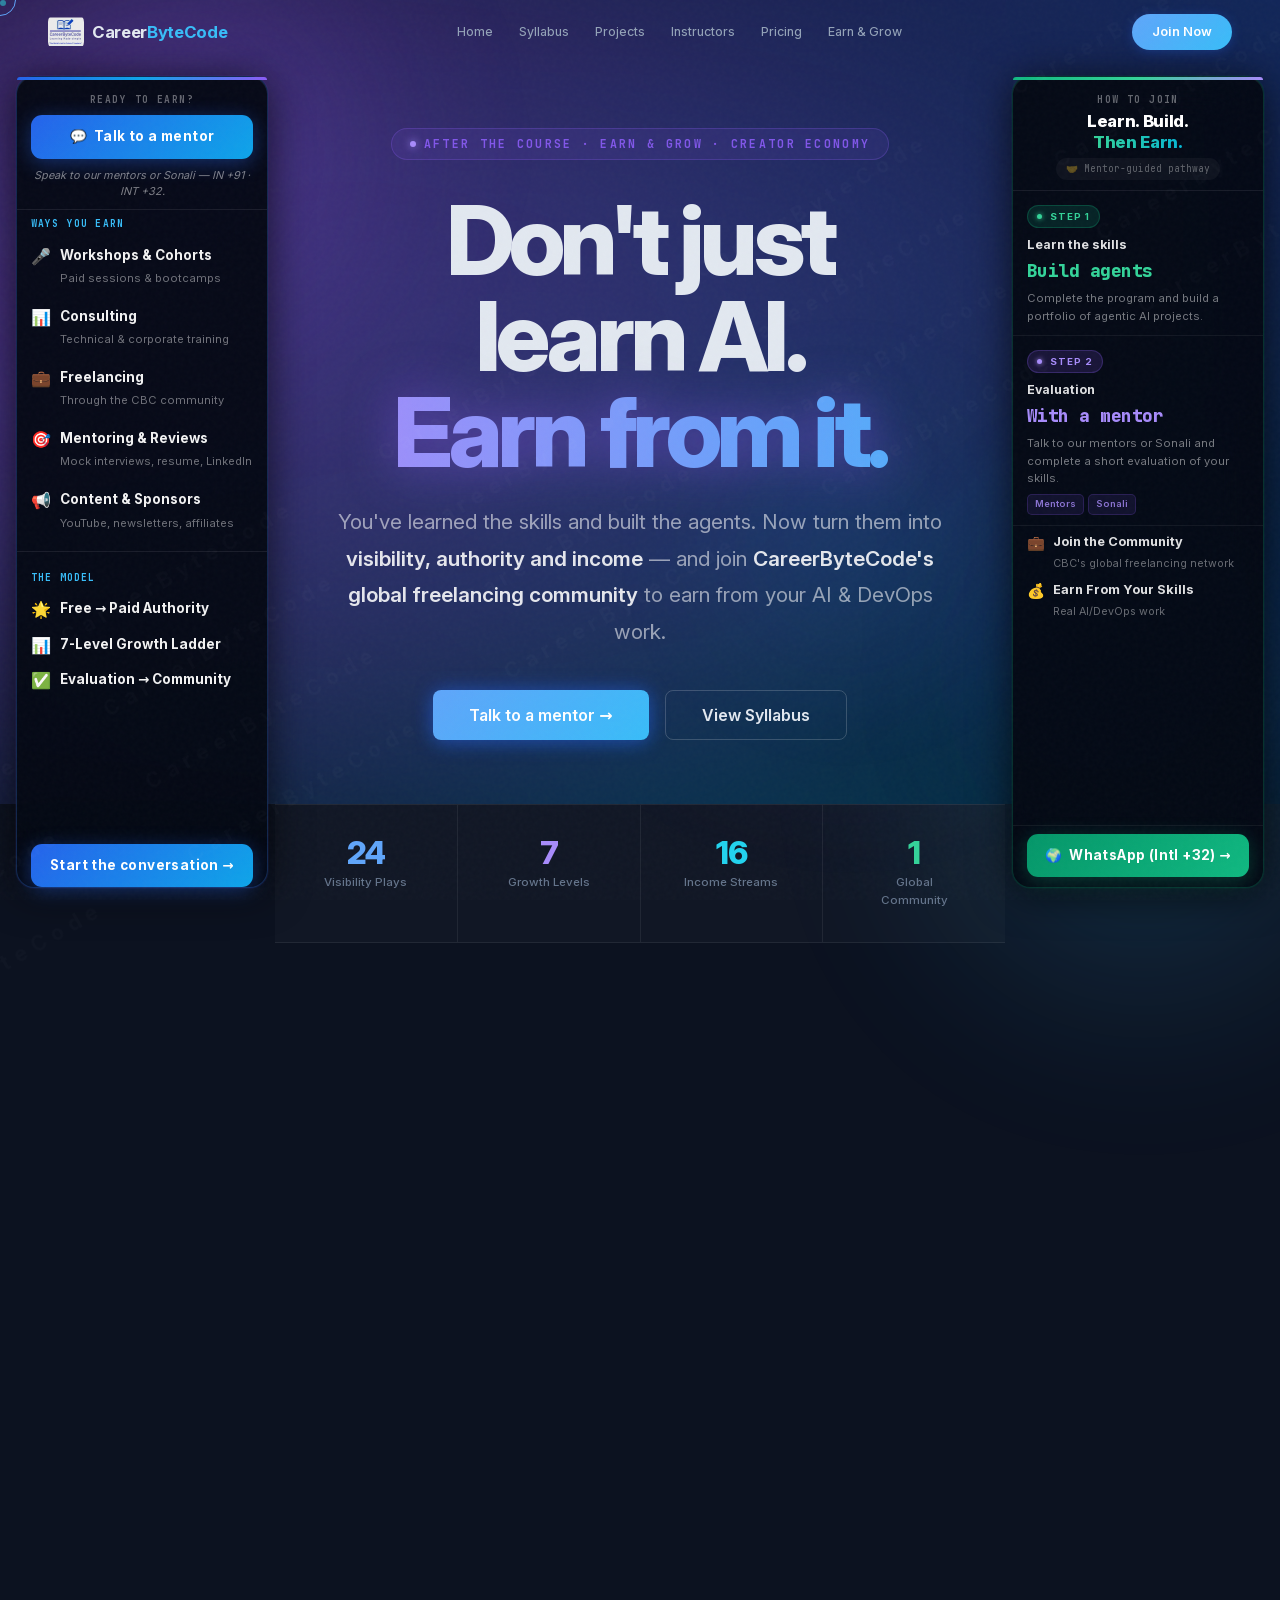
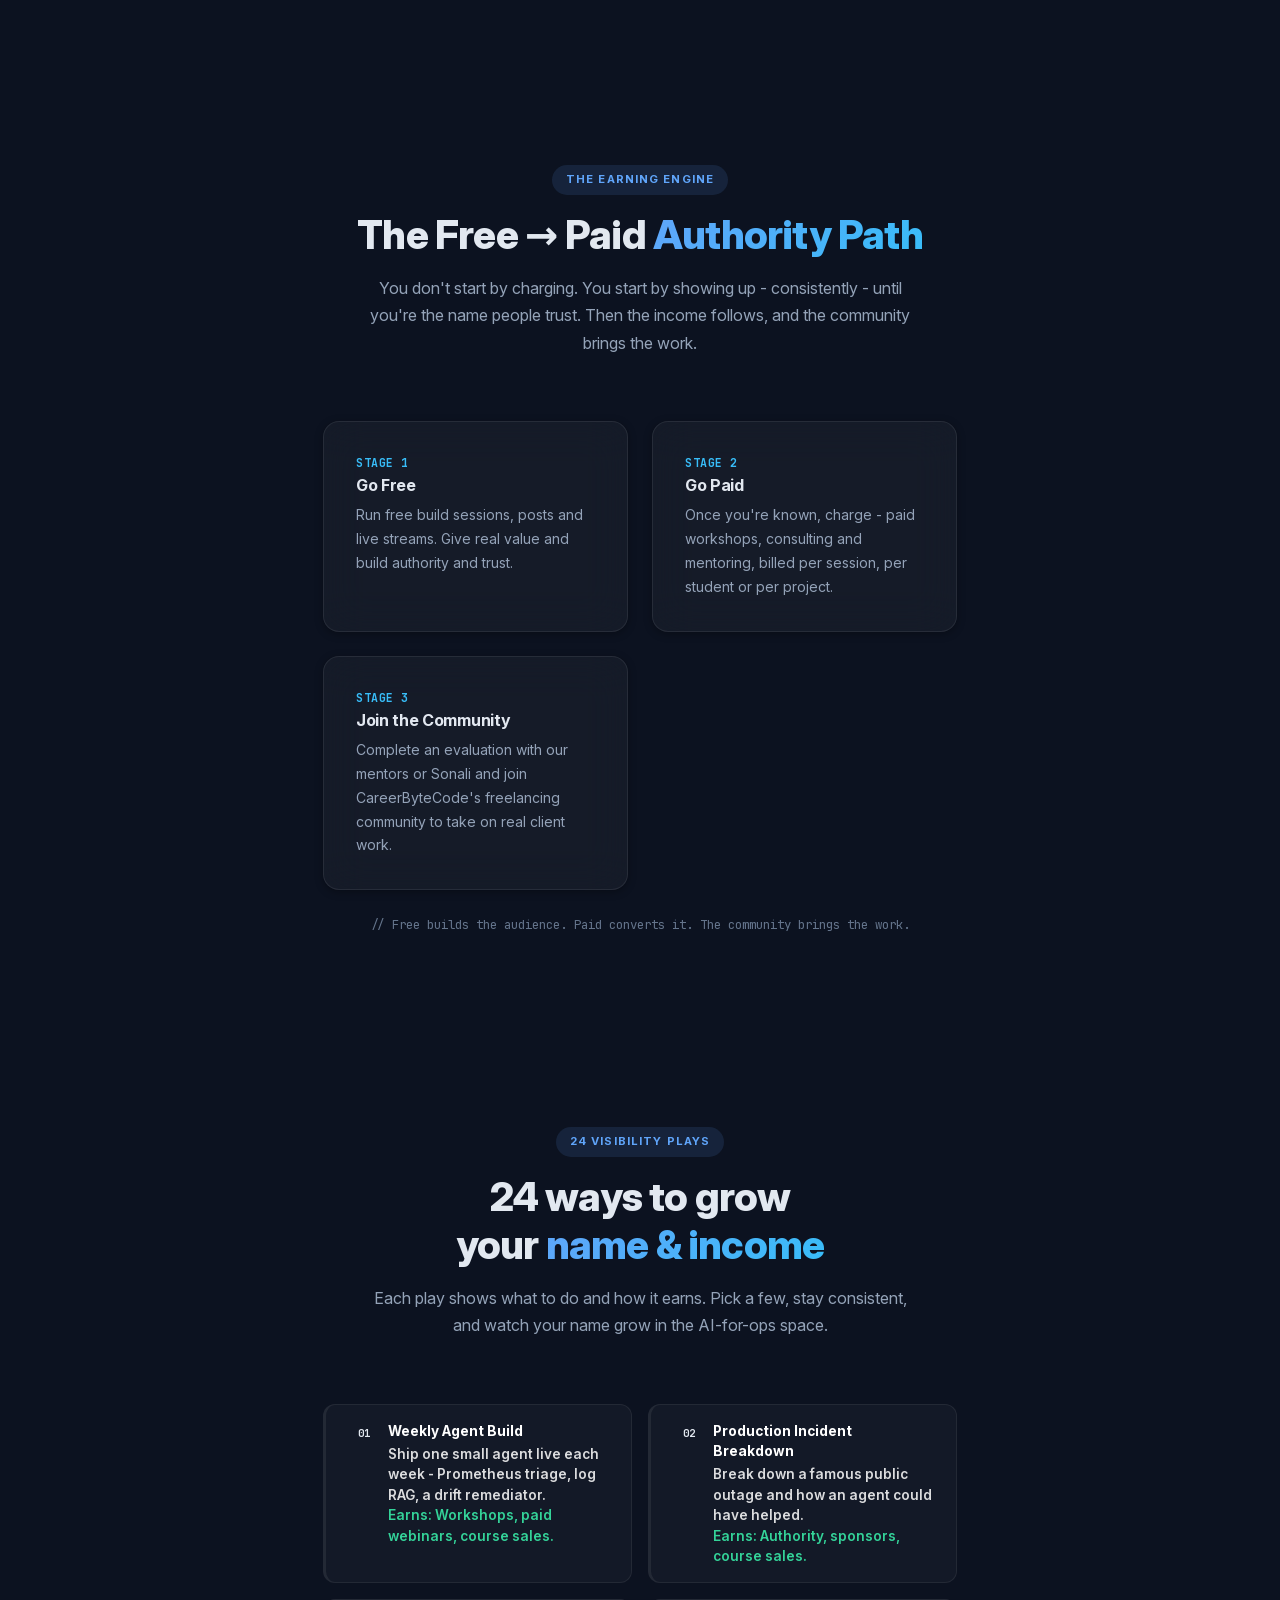
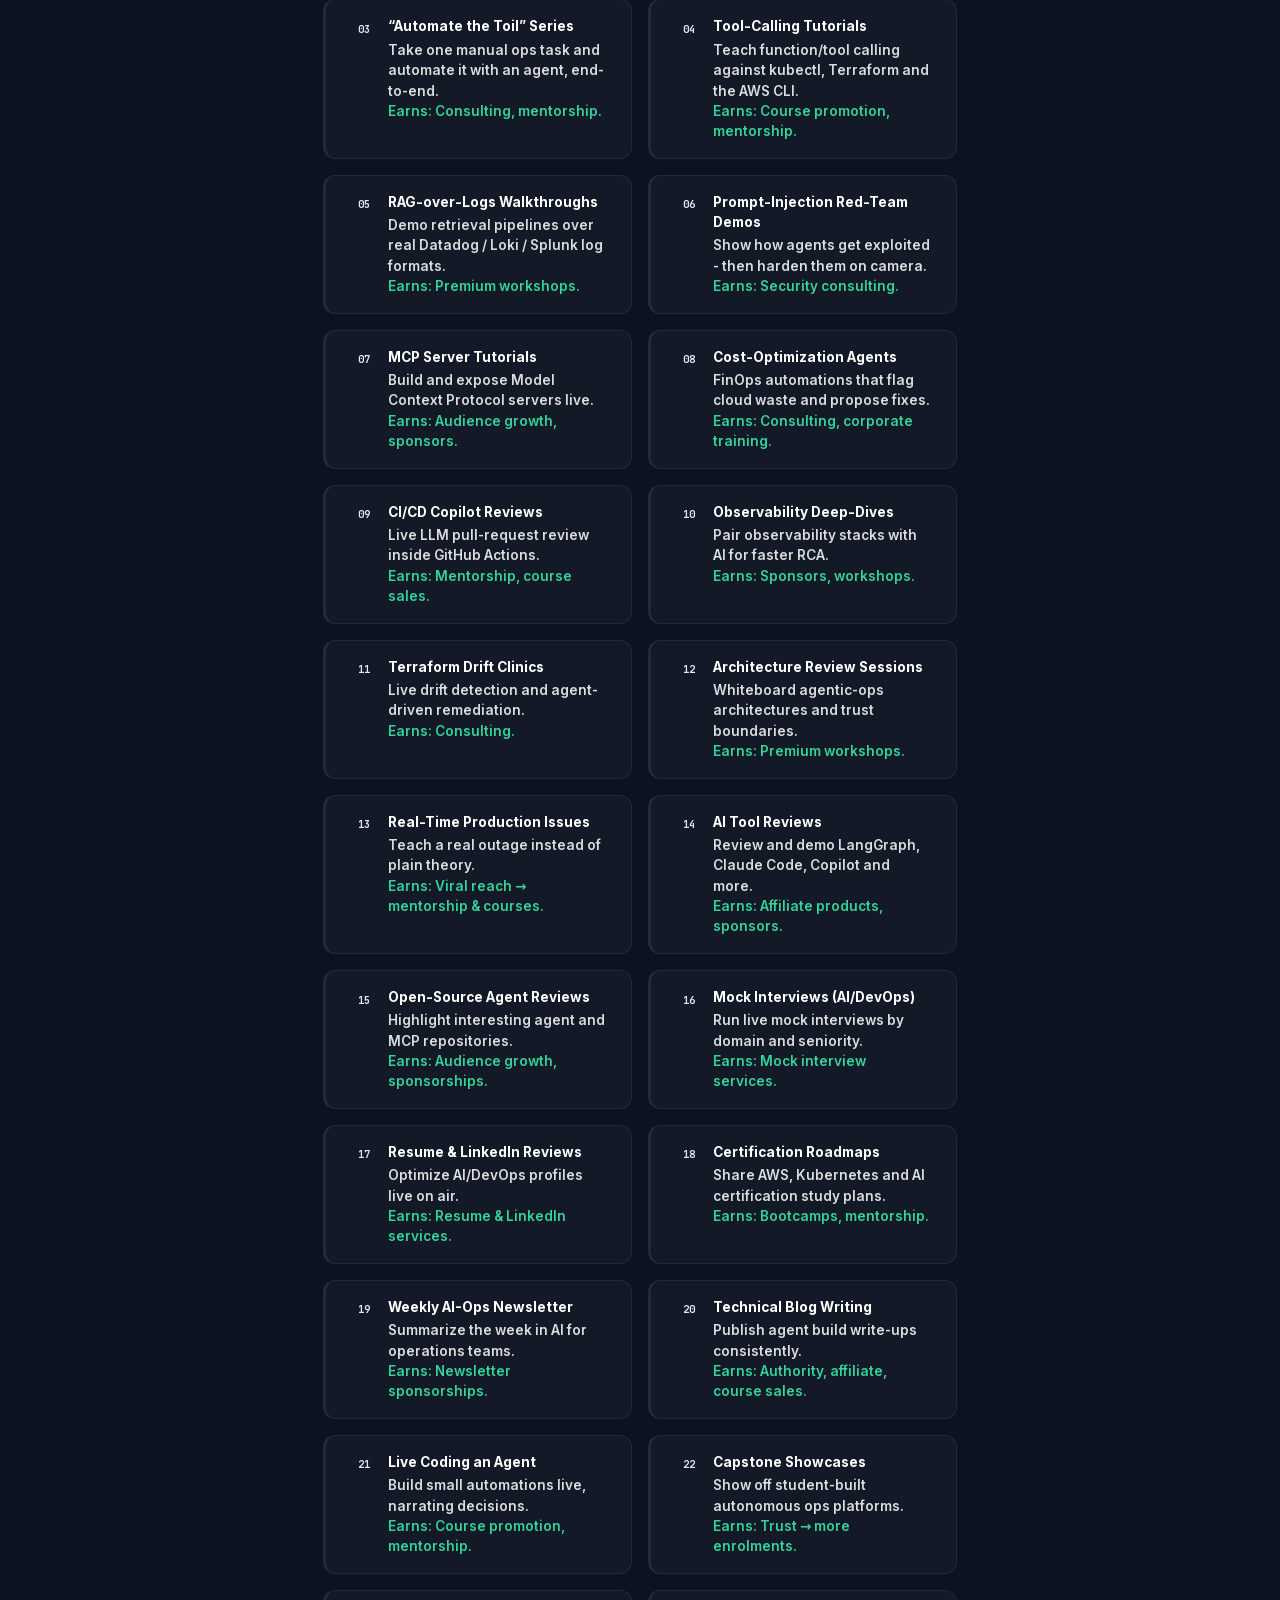
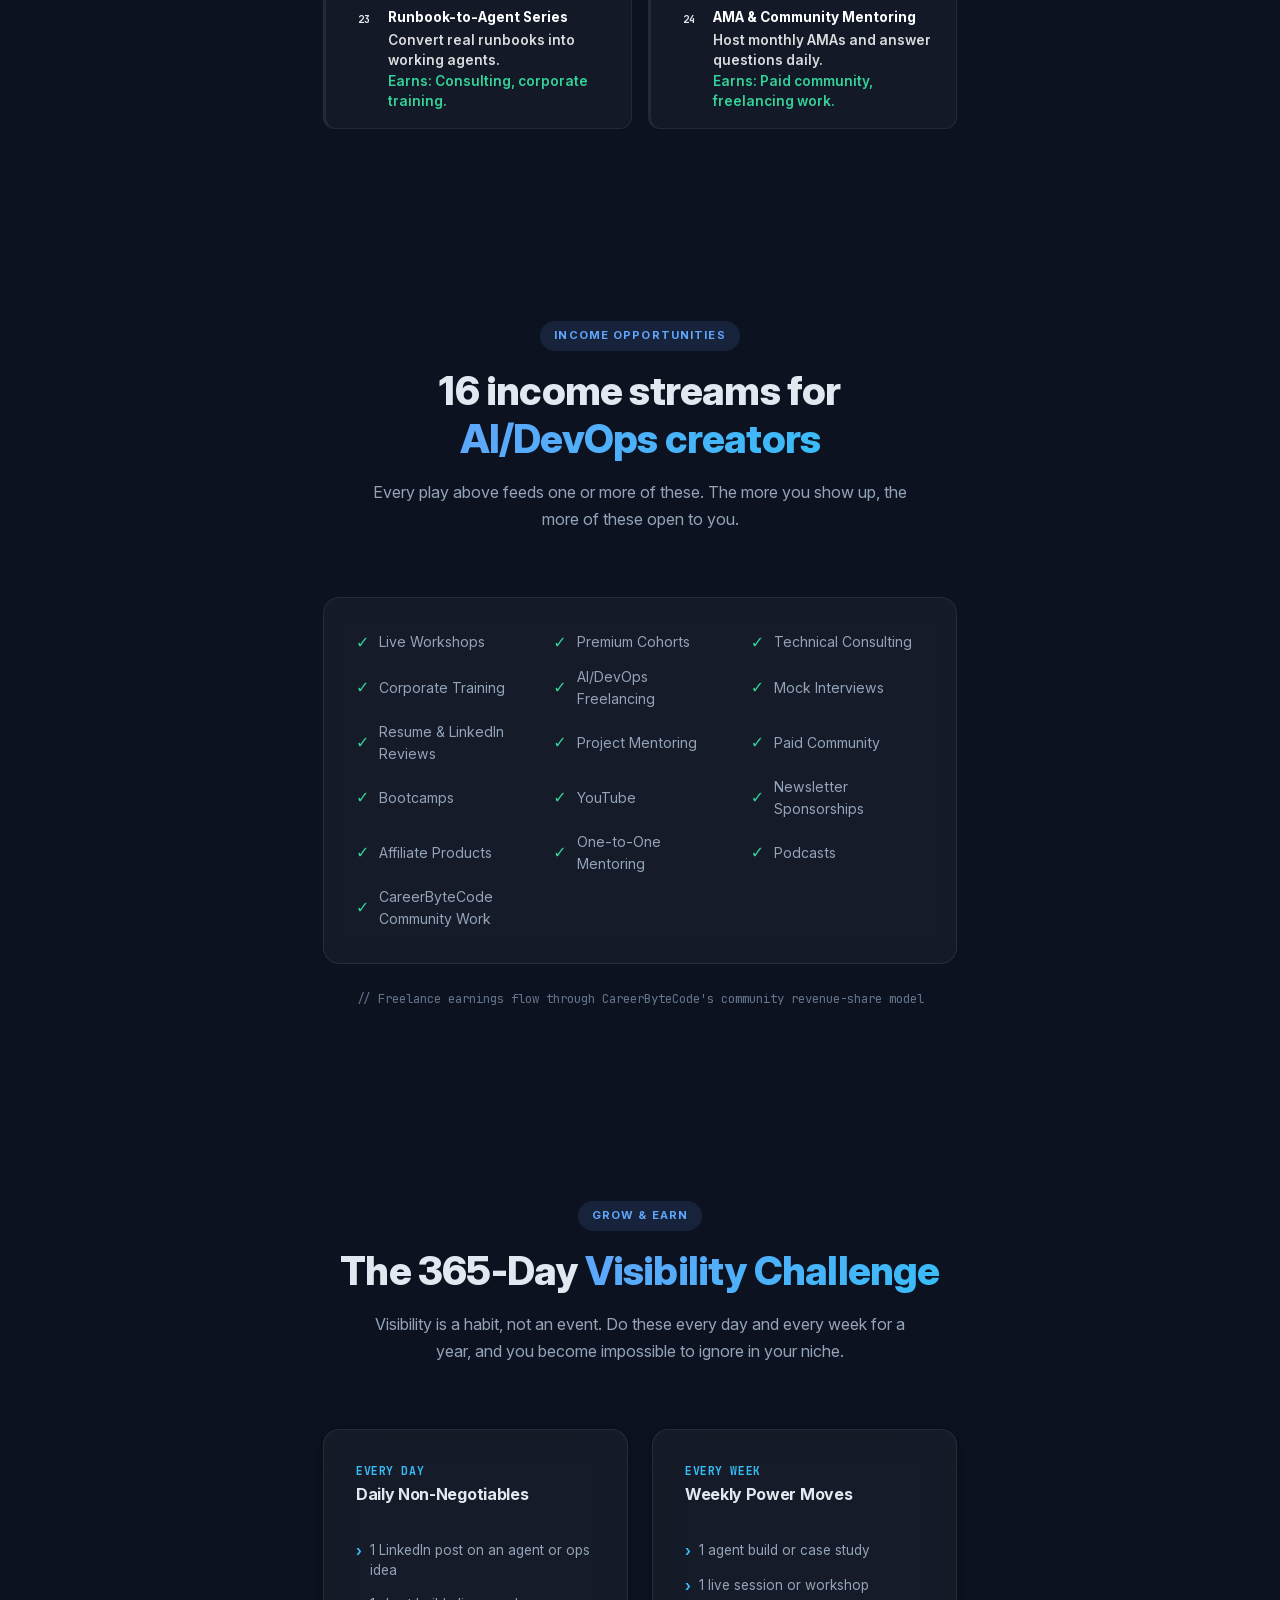
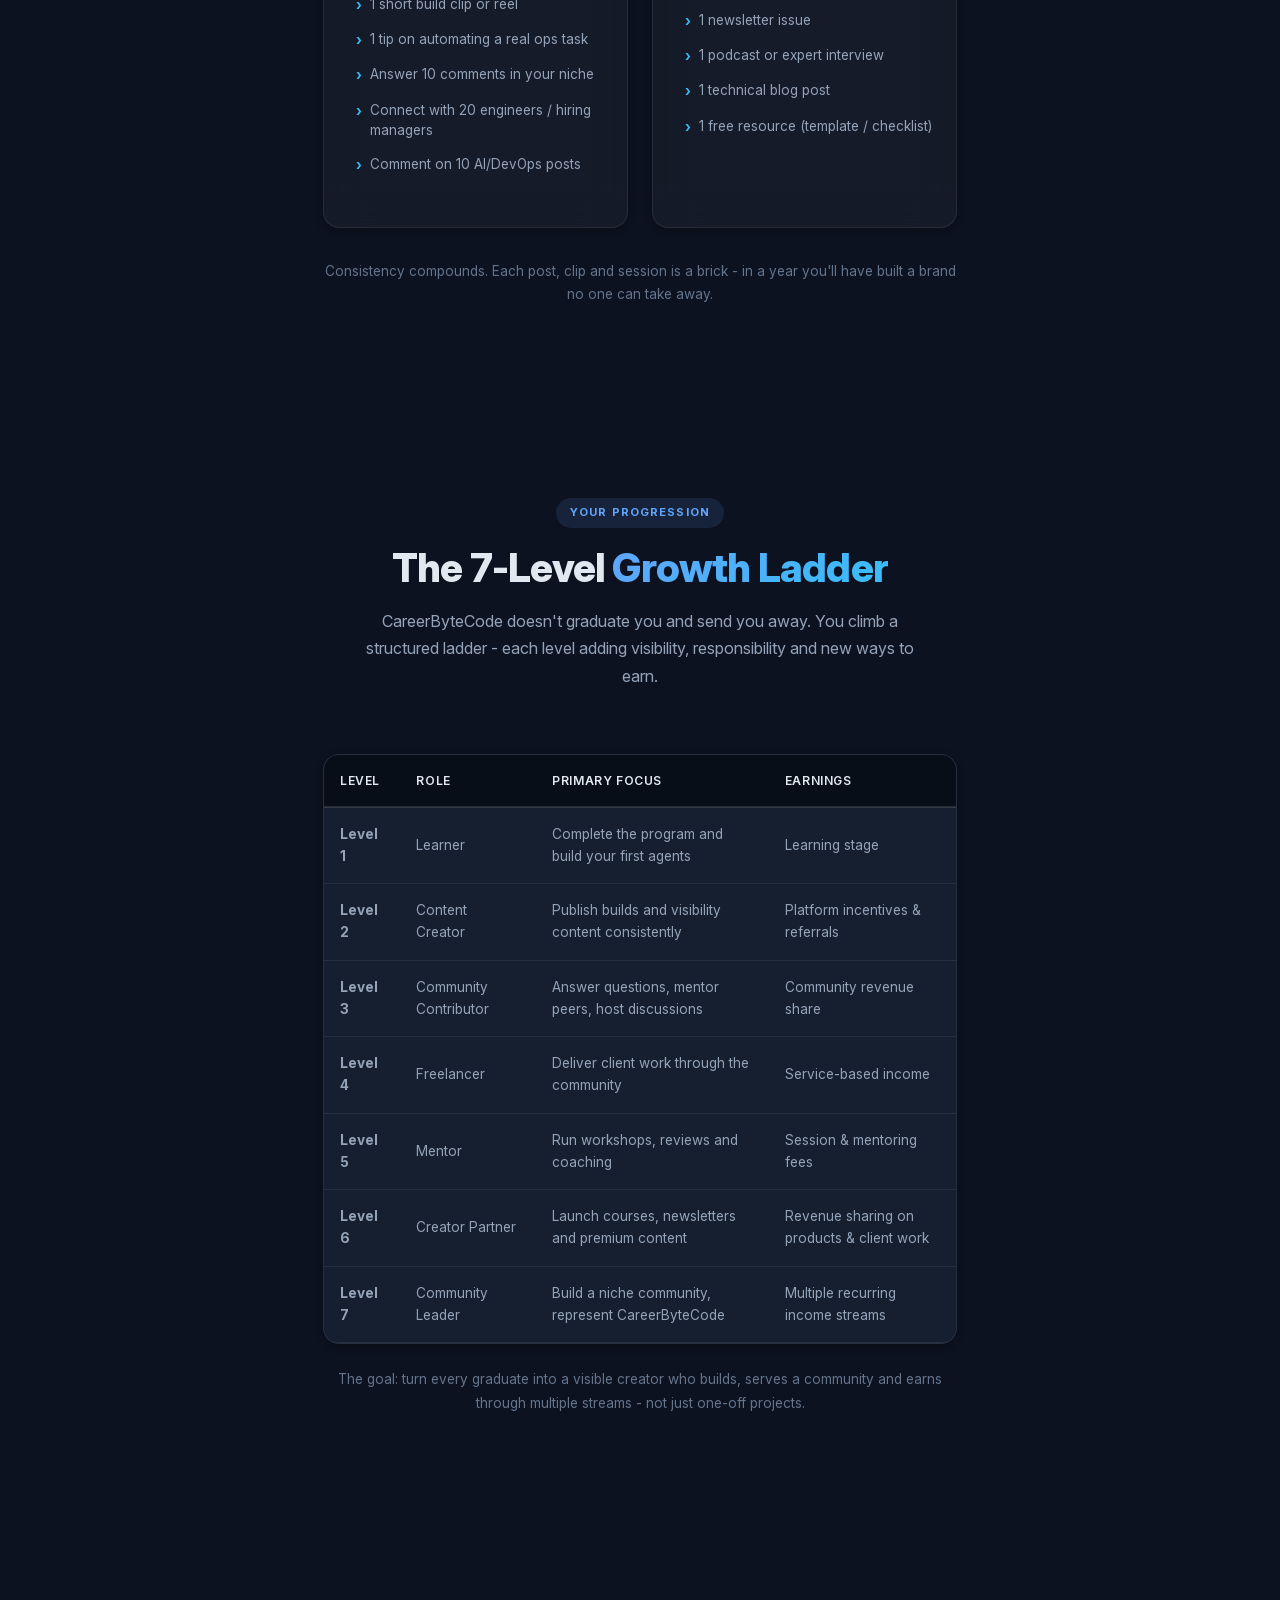
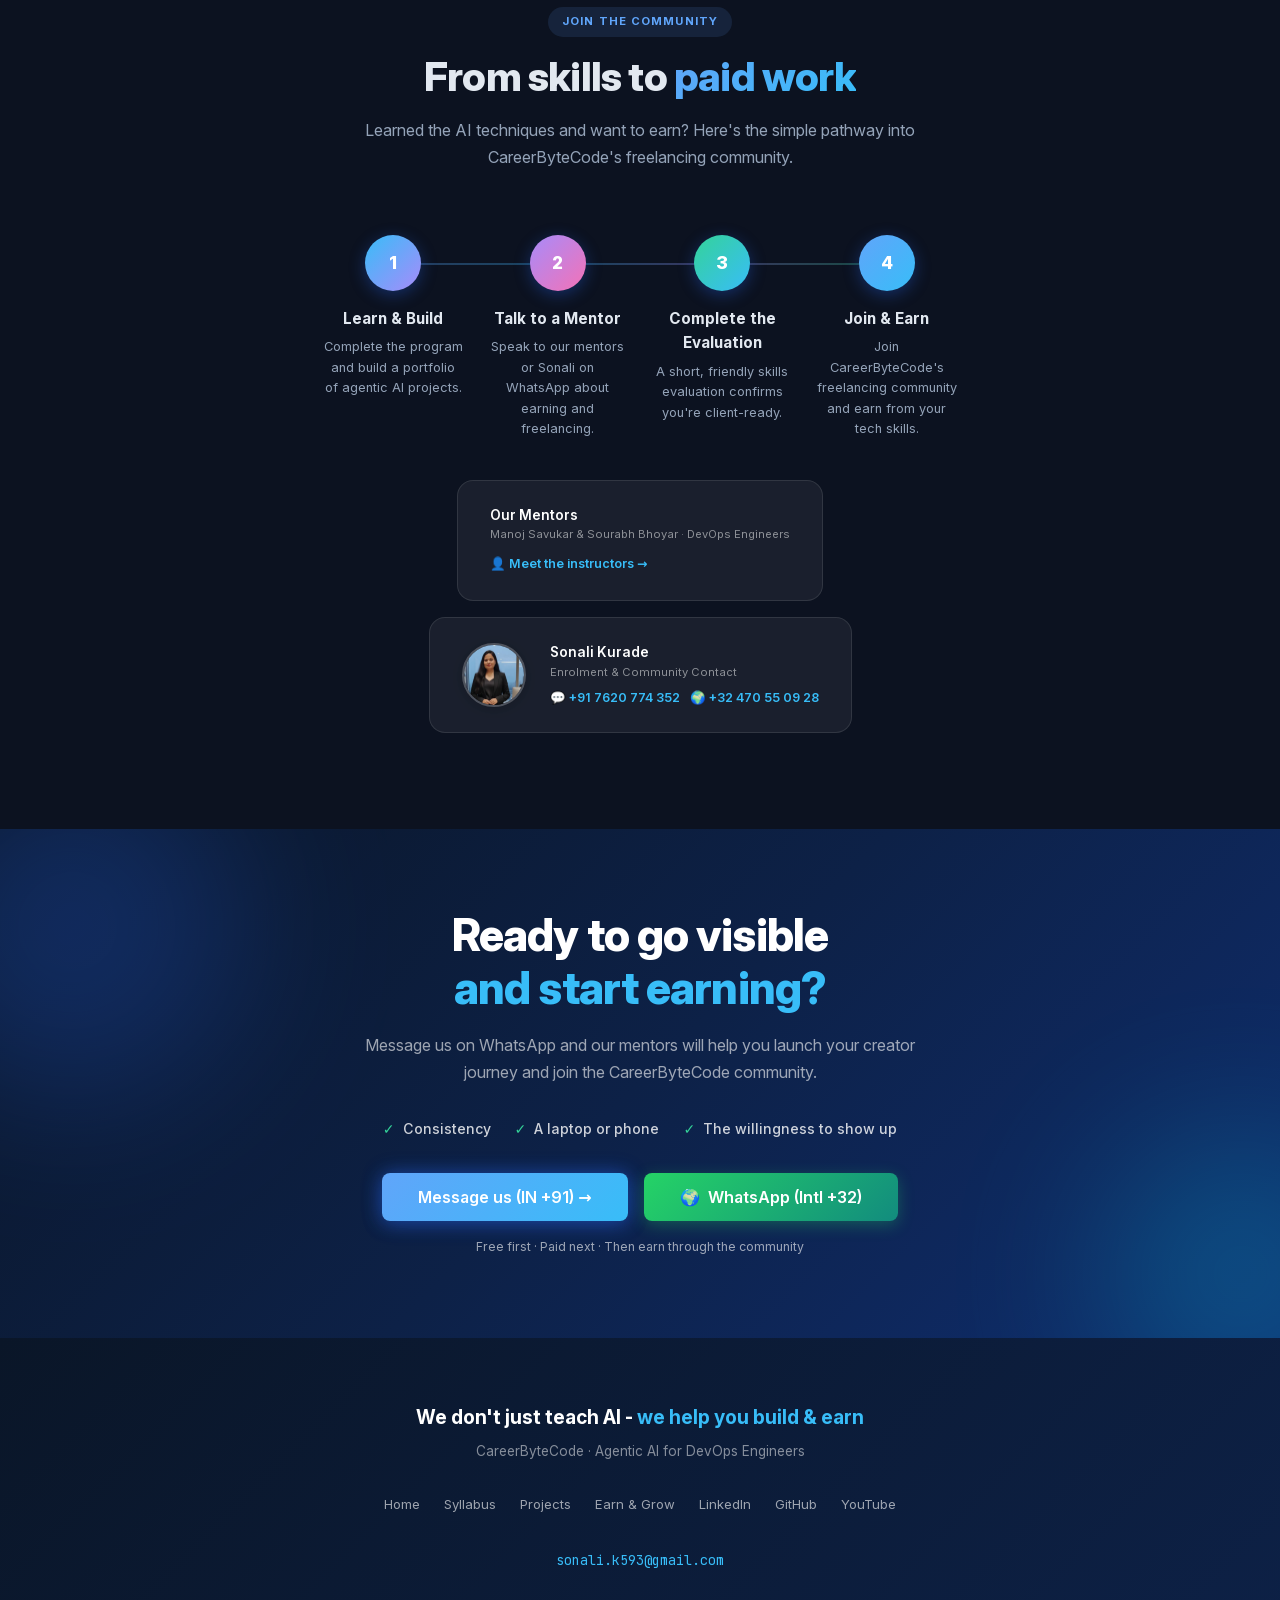
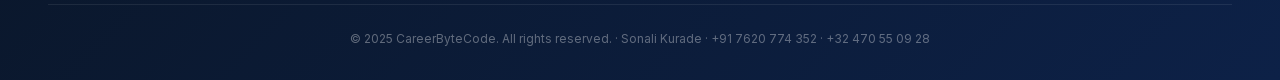
<file: earn.html>
<!DOCTYPE html>
<html lang="en" data-theme="dark">
<head>
<meta charset="UTF-8">
<meta name="viewport" content="width=device-width, initial-scale=1.0">
<meta name="description" content="Turn your Agentic AI & DevOps skills into visibility, authority and income. A creator-economy playbook with visibility plays, a 7-level growth ladder and income streams - then complete an evaluation with our mentors to join CareerByteCode's freelancing community and earn from your skills.">
<meta property="og:title" content="Earn &amp; Grow | Agentic AI for DevOps - CareerByteCode">
<meta property="og:description" content="Turn your AI/DevOps skills into income: visibility plays, a 7-level ladder, income streams, and an evaluation pathway into CareerByteCode's freelancing community.">
<meta property="og:type" content="website">
<meta property="og:url" content="https://careerbytecode.github.io/agentic-ai-projects/earn.html">
<meta property="og:image" content="https://careerbytecode.github.io/agentic-ai-projects/og-image.png">
<meta name="twitter:card" content="summary_large_image">
<meta name="theme-color" content="#0c1220">
<link rel="canonical" href="https://careerbytecode.github.io/agentic-ai-projects/earn.html">
<link rel="icon" href="favicon-32.png" sizes="32x32" type="image/png">
<title>Earn &amp; Grow | Agentic AI for DevOps - CareerByteCode</title>
<link rel="preload" href="fonts/inter-latin.woff2" as="font" type="font/woff2" crossorigin>
<link rel="preload" href="fonts/jetbrains-mono-latin.woff2" as="font" type="font/woff2" crossorigin>
<link rel="stylesheet" href="shared-premium.css">
<style>
/* ===== SELF-HOSTED FONTS (Latin subset, variable axes preserved) ===== */
@font-face{font-family:'Inter';font-style:normal;font-weight:300 800;font-display:optional;src:url('fonts/inter-latin.woff2') format('woff2');unicode-range:U+0000-00FF,U+0131,U+0152-0153,U+02BB-02BC,U+02C6,U+02DA,U+02DC,U+0304,U+0308,U+0329,U+2000-206F,U+20AC,U+2122,U+2191,U+2193,U+2212,U+2215,U+FEFF,U+FFFD;}
@font-face{font-family:'JetBrains Mono';font-style:normal;font-weight:400 800;font-display:optional;src:url('fonts/jetbrains-mono-latin.woff2') format('woff2');unicode-range:U+0000-00FF,U+0131,U+0152-0153,U+02BB-02BC,U+02C6,U+02DA,U+02DC,U+0304,U+0308,U+0329,U+2000-206F,U+20AC,U+2122,U+2191,U+2193,U+2212,U+2215,U+FEFF,U+FFFD;}

/* ===== HERO ===== */
.proj-hero{min-height:88vh;padding:0;background:#060d1a;position:relative;overflow:hidden;}
.proj-hero__content{position:relative;z-index:5;display:flex;flex-direction:column;align-items:center;justify-content:center;min-height:88vh;padding:calc(var(--nav-h) + var(--sp-8)) var(--sp-6) var(--sp-8);}

.proj-hero-mesh{position:absolute;inset:-50%;width:200%;height:200%;background:
  radial-gradient(ellipse at 15% 50%,rgba(139,92,246,0.4) 0%,transparent 50%),
  radial-gradient(ellipse at 85% 20%,rgba(37,99,235,0.35) 0%,transparent 50%),
  radial-gradient(ellipse at 55% 85%,rgba(14,165,233,0.28) 0%,transparent 50%),
  radial-gradient(ellipse at 35% 30%,rgba(168,85,247,0.22) 0%,transparent 50%);
animation:mesh-morph 22s ease-in-out infinite;pointer-events:none;z-index:0;filter:blur(50px);}
@keyframes mesh-morph{
  0%{transform:translate(0,0) rotate(0deg) scale(1);}
  25%{transform:translate(4%,-3%) rotate(2deg) scale(1.04);}
  50%{transform:translate(-3%,4%) rotate(-2deg) scale(0.97);}
  75%{transform:translate(3%,2%) rotate(3deg) scale(1.03);}
  100%{transform:translate(0,0) rotate(0deg) scale(1);}
}

.proj-hero-orb{position:absolute;border-radius:50%;filter:blur(80px);opacity:0.55;pointer-events:none;will-change:transform;}
.proj-hero-orb--1{width:550px;height:550px;background:radial-gradient(circle,rgba(139,92,246,0.45),transparent 70%);top:-15%;left:-8%;animation:porb1 22s ease-in-out infinite;}
.proj-hero-orb--2{width:400px;height:400px;background:radial-gradient(circle,rgba(37,99,235,0.4),transparent 70%);bottom:-8%;right:-5%;animation:porb2 28s ease-in-out infinite;}
.proj-hero-orb--3{width:280px;height:280px;background:radial-gradient(circle,rgba(14,165,233,0.3),transparent 70%);top:50%;left:55%;animation:porb3 18s ease-in-out infinite;}
@keyframes porb1{0%,100%{transform:translate(0,0);}50%{transform:translate(50px,30px);}}
@keyframes porb2{0%,100%{transform:translate(0,0);}50%{transform:translate(-40px,-30px);}}
@keyframes porb3{0%,100%{transform:translate(0,0);}50%{transform:translate(60px,-40px);}}

.proj-hero__kicker{font-family:var(--font-mono);font-size:0.72rem;font-weight:700;letter-spacing:0.2em;text-transform:uppercase;color:rgba(139,92,246,0.9);background:rgba(139,92,246,0.1);border:1px solid rgba(139,92,246,0.25);padding:6px 18px;border-radius:var(--r-full);margin-bottom:var(--sp-4);display:inline-flex;align-items:center;gap:8px;}
.proj-hero__kicker-dot{width:6px;height:6px;background:#a78bfa;border-radius:50%;box-shadow:0 0 8px #a78bfa;animation:kdot 2s ease-in-out infinite;}
@keyframes kdot{0%,100%{opacity:1;transform:scale(1);}50%{opacity:0.5;transform:scale(0.7);}}

.proj-hero__title{font-size:clamp(3rem,8vw,6rem);font-weight:800;letter-spacing:-0.05em;line-height:1.0;text-align:center;margin-bottom:var(--sp-3);}
.proj-hero__title-line{display:block;color:#e2e8f0;}
.proj-hero__title-line--glow{
  background:linear-gradient(90deg,#a78bfa 0%,#60a5fa 35%,#38bdf8 55%,rgba(255,255,255,0.95) 58%,#38bdf8 61%,#60a5fa 80%,#a78bfa 100%);
  background-size:220% 100%;
  -webkit-background-clip:text;-webkit-text-fill-color:transparent;background-clip:text;
  filter:drop-shadow(0 0 24px rgba(139,92,246,0.5));
  animation:title-shimmer 5s ease-in-out infinite,title-glow 3s ease-in-out infinite alternate;
}
@keyframes title-shimmer{0%{background-position:120% 50%;}100%{background-position:-80% 50%;}}
@keyframes title-glow{0%{filter:drop-shadow(0 0 20px rgba(139,92,246,0.4));}100%{filter:drop-shadow(0 0 40px rgba(96,165,250,0.6));}}

.proj-hero__sub{font-size:clamp(1rem,2.2vw,1.3rem);color:rgba(255,255,255,0.55);max-width:640px;text-align:center;line-height:1.75;margin-bottom:var(--sp-5);}
.proj-hero__sub strong{color:rgba(255,255,255,0.88);font-weight:600;}

/* ===== VALUE PANEL (fixed left, desktop) - identical to index.html ===== */
.value-panel{position:fixed;left:16px;top:calc(var(--nav-h,64px) + 12px);bottom:12px;z-index:50;width:252px;background:rgba(5,9,20,0.95);backdrop-filter:blur(24px);-webkit-backdrop-filter:blur(24px);border:1px solid rgba(59,130,246,0.25);border-radius:18px;padding:0;box-shadow:0 4px 40px rgba(0,0,0,0.7),0 0 0 1px rgba(139,92,246,0.1),inset 0 1px 0 rgba(255,255,255,0.06);display:flex;flex-direction:column;}
.value-panel::before{content:'';display:block;height:3px;background:linear-gradient(90deg,#2563eb,#0ea5e9,#8b5cf6);border-radius:18px 18px 0 0;flex-shrink:0;}
.vp-scroll{flex:1;overflow-y:auto;display:flex;flex-direction:column;gap:8px;padding:0 0 4px;scrollbar-width:thin;scrollbar-color:rgba(59,130,246,0.25) transparent;}
.vp-scroll::-webkit-scrollbar{width:3px;}
.vp-scroll::-webkit-scrollbar-thumb{background:rgba(59,130,246,0.3);border-radius:2px;}
.vp-header{text-align:center;padding:12px 14px 10px;border-bottom:1px solid rgba(255,255,255,0.08);flex-shrink:0;}
.vp-eyebrow{font-size:0.6rem;font-weight:700;letter-spacing:0.15em;text-transform:uppercase;color:rgba(255,255,255,0.38);font-family:var(--font-mono);margin-bottom:4px;}
.vp-price{font-size:2rem;font-weight:800;color:#fff;letter-spacing:-0.04em;line-height:1.1;}
.vp-price sup{font-size:1rem;font-weight:700;color:#38bdf8;vertical-align:super;line-height:0;}
.vp-hook{font-size:0.68rem;color:rgba(255,255,255,0.48);margin-top:4px;font-style:italic;line-height:1.5;}
.vp-label{font-size:0.6rem;font-weight:700;letter-spacing:0.12em;text-transform:uppercase;color:#38bdf8;font-family:var(--font-mono);padding:6px 14px 2px;}
.vp-item{display:flex;align-items:flex-start;gap:9px;padding:5px 14px;transition:background 0.15s;cursor:default;}
.vp-item:hover{background:rgba(255,255,255,0.05);}
.vp-ico{font-size:1rem;flex-shrink:0;margin-top:1px;line-height:1;}
.vp-txt strong{display:block;font-size:0.84rem;font-weight:700;color:rgba(255,255,255,0.95);line-height:1.3;}
.vp-txt span{font-size:0.7rem;color:rgba(255,255,255,0.42);line-height:1.45;}
.vp-divider{height:1px;background:rgba(255,255,255,0.08);margin:4px 0;}
.vp-footer{flex-shrink:0;padding:8px 14px 0;}
.vp-cta{display:block;text-align:center;background:linear-gradient(135deg,#2563eb,#0ea5e9);color:#fff !important;font-size:0.84rem;font-weight:700;padding:11px;border-radius:11px;text-decoration:none !important;letter-spacing:0.03em;transition:all 0.2s;box-shadow:0 4px 20px rgba(37,99,235,0.4);}
.vp-cta:hover{transform:translateY(-2px);box-shadow:0 8px 28px rgba(37,99,235,0.55);}

/* ===== MOBILE TOP TICKER ===== */
.value-ticker-wrap{display:none;position:fixed;top:var(--nav-h,64px);left:0;right:0;z-index:48;background:rgba(5,9,20,0.96);border-bottom:1px solid rgba(59,130,246,0.18);overflow:hidden;height:34px;align-items:center;}
.value-ticker{display:inline-flex;align-items:center;white-space:nowrap;animation:ticker-scroll 36s linear infinite;}
@keyframes ticker-scroll{0%{transform:translateX(0);}100%{transform:translateX(-50%);}}
.value-ticker .vt-item{font-size:0.7rem;color:rgba(255,255,255,0.65);padding:0 8px;font-weight:500;}
.value-ticker .vt-sep{color:rgba(59,130,246,0.5);padding:0 2px;font-weight:700;}

/* ===== MOBILE BOTTOM BAR ===== */
.value-bottom-bar{display:none;position:fixed;bottom:0;left:0;right:0;z-index:48;background:rgba(5,9,20,0.97);backdrop-filter:blur(12px);-webkit-backdrop-filter:blur(12px);border-top:1px solid rgba(59,130,246,0.18);padding:10px 16px;align-items:center;justify-content:space-between;gap:10px;}
.vbb-info strong{display:block;font-size:0.88rem;font-weight:700;color:#fff;}
.vbb-info span{font-size:0.7rem;color:rgba(255,255,255,0.45);}
.vbb-btn{display:inline-flex;align-items:center;gap:5px;background:linear-gradient(135deg,#2563eb,#0ea5e9);color:#fff !important;font-size:0.8rem;font-weight:700;padding:10px 18px;border-radius:10px;text-decoration:none !important;white-space:nowrap;flex-shrink:0;box-shadow:0 4px 16px rgba(37,99,235,0.4);}

@media(max-width:1100px){
  .value-panel{display:none;}
  .value-ticker-wrap{display:flex;}
  .value-bottom-bar{display:flex;}
  body{padding-bottom:64px;}
}

/* ===== SCHEDULE PANEL (fixed right, desktop) ===== */
.schedule-panel{position:fixed;right:16px;top:calc(var(--nav-h,64px) + 12px);bottom:12px;z-index:50;width:252px;background:rgba(5,9,20,0.95);backdrop-filter:blur(24px);-webkit-backdrop-filter:blur(24px);border:1px solid rgba(16,185,129,0.22);border-radius:18px;padding:0;box-shadow:0 4px 40px rgba(0,0,0,0.7),0 0 0 1px rgba(16,185,129,0.08),inset 0 1px 0 rgba(255,255,255,0.06);display:flex;flex-direction:column;}
.schedule-panel::before{content:'';display:block;height:3px;background:linear-gradient(90deg,#10b981,#34d399,#a78bfa);border-radius:18px 18px 0 0;flex-shrink:0;}
.sp-scroll{flex:1;overflow-y:auto;display:flex;flex-direction:column;gap:0;padding:0 0 4px;scrollbar-width:thin;scrollbar-color:rgba(16,185,129,0.25) transparent;}
.sp-scroll::-webkit-scrollbar{width:3px;}
.sp-scroll::-webkit-scrollbar-thumb{background:rgba(16,185,129,0.3);border-radius:2px;}
.sp-header{text-align:center;padding:12px 14px 10px;border-bottom:1px solid rgba(255,255,255,0.08);flex-shrink:0;}
.sp-eyebrow{font-size:0.6rem;font-weight:700;letter-spacing:0.15em;text-transform:uppercase;color:rgba(255,255,255,0.38);font-family:var(--font-mono);margin-bottom:4px;}
.sp-title{font-size:1.05rem;font-weight:800;color:#fff;line-height:1.25;letter-spacing:-0.02em;}
.sp-title-accent{background:linear-gradient(90deg,#34d399,#06b6d4);-webkit-background-clip:text;-webkit-text-fill-color:transparent;background-clip:text;}
.sp-timezone{display:inline-flex;align-items:center;gap:5px;font-size:0.6rem;color:rgba(255,255,255,0.35);margin-top:5px;font-family:var(--font-mono);background:rgba(255,255,255,0.04);padding:3px 10px;border-radius:var(--r-full);}
.sp-session{padding:10px 14px;}
.sp-session + .sp-session{border-top:1px solid rgba(255,255,255,0.06);}
.sp-session-badge{display:inline-flex;align-items:center;gap:5px;font-size:0.6rem;font-weight:700;letter-spacing:0.1em;text-transform:uppercase;padding:3px 9px;border-radius:var(--r-full);margin-bottom:7px;}
.sp-session--morning .sp-session-badge{background:rgba(16,185,129,0.15);color:#34d399;border:1px solid rgba(16,185,129,0.25);}
.sp-session--aiops .sp-session-badge{background:rgba(139,92,246,0.15);color:#a78bfa;border:1px solid rgba(139,92,246,0.25);}
.sp-live-dot{width:5px;height:5px;background:#34d399;border-radius:50%;box-shadow:0 0 5px #34d399;display:inline-block;animation:sp-blink 1.8s ease-in-out infinite;}
.sp-ai-dot{width:5px;height:5px;background:#a78bfa;border-radius:50%;box-shadow:0 0 5px #a78bfa;display:inline-block;animation:sp-blink 1.8s ease-in-out infinite;}
@keyframes sp-blink{0%,100%{opacity:1;}50%{opacity:0.3;}}
.sp-session-days{font-size:0.78rem;font-weight:700;color:rgba(255,255,255,0.88);margin-bottom:2px;}
.sp-session-time{font-size:1.1rem;font-weight:800;letter-spacing:-0.03em;margin-bottom:5px;font-family:var(--font-mono);}
.sp-session--morning .sp-session-time{color:#34d399;}
.sp-session--aiops .sp-session-time{color:#a78bfa;}
.sp-session-desc{font-size:0.7rem;color:rgba(255,255,255,0.45);line-height:1.55;}
.sp-tags{display:flex;flex-wrap:wrap;gap:4px;margin-top:7px;}
.sp-tag{font-size:0.58rem;font-weight:600;padding:2px 7px;border-radius:5px;background:rgba(139,92,246,0.1);color:rgba(167,139,250,0.8);border:1px solid rgba(139,92,246,0.2);}
.sp-commit{padding:8px 14px;border-top:1px solid rgba(255,255,255,0.06);display:flex;flex-direction:column;gap:7px;}
.sp-commit-row{display:flex;align-items:flex-start;gap:8px;}
.sp-ico{font-size:0.9rem;flex-shrink:0;line-height:1.3;}
.sp-txt strong{display:block;font-size:0.8rem;font-weight:700;color:rgba(255,255,255,0.88);line-height:1.2;}
.sp-txt span{font-size:0.67rem;color:rgba(255,255,255,0.4);}
.sp-footer{flex-shrink:0;padding:8px 14px 10px;border-top:1px solid rgba(255,255,255,0.06);}
.sp-cta{display:block;text-align:center;background:linear-gradient(135deg,#059669,#10b981);color:#fff !important;font-size:0.84rem;font-weight:700;padding:11px;border-radius:11px;text-decoration:none !important;letter-spacing:0.03em;transition:all 0.2s;box-shadow:0 4px 20px rgba(16,185,129,0.28);}
.sp-cta:hover{transform:translateY(-2px);box-shadow:0 8px 28px rgba(16,185,129,0.42);}
@media(max-width:1100px){.schedule-panel{display:none;}}

/* ===== STATS BAR ===== */
.proj-stats{display:flex;justify-content:center;flex-wrap:wrap;gap:0;background:rgba(255,255,255,0.025);border-top:1px solid rgba(255,255,255,0.07);border-bottom:1px solid rgba(255,255,255,0.07);}

/* ===== PANEL-AWARE LAYOUT (desktop only) ===== */
@media(min-width:1101px){
  /* Push all main content into the zone between both fixed panels */
  main{padding-left:275px;padding-right:275px;}
  /* Re-expand full-bleed sections back to viewport width */
  .proj-hero,.ai-track-section,.trust-section,.enroll-section{
    margin-left:-275px;margin-right:-275px;
  }
  /* Hero content: restore clearance so title/CTA stay between panels */
  .proj-hero__content{padding-left:310px !important;padding-right:310px !important;}
  /* Trust section has no inner container - pad content directly */
  .trust-section{padding-left:310px;padding-right:310px;}
  /* Containers inside re-expanded sections: cap width to the safe zone */
  .ai-track-section .container,.enroll-section > .container{
    max-width:calc(100vw - 590px);
  }
}
.proj-stat{display:flex;flex-direction:column;align-items:center;padding:var(--sp-4) var(--sp-5);flex:1;min-width:140px;border-right:1px solid rgba(255,255,255,0.07);}
.proj-stat:last-child{border-right:none;}
.proj-stat__num{font-size:2rem;font-weight:800;letter-spacing:-0.04em;line-height:1;}
.proj-stat__label{font-size:0.72rem;color:var(--text-3);font-weight:500;margin-top:4px;text-align:center;}

/* ===== CATEGORY SECTION ===== */
.proj-track-header{margin-bottom:var(--sp-5);}
.proj-track-badge{display:inline-flex;align-items:center;gap:8px;padding:6px 18px;border-radius:var(--r-full);font-family:var(--font-mono);font-size:0.7rem;font-weight:700;letter-spacing:0.12em;text-transform:uppercase;margin-bottom:var(--sp-2);}
.proj-track-badge--devops{background:rgba(14,165,233,0.12);border:1px solid rgba(14,165,233,0.25);color:var(--accent-2);}
.proj-track-badge--ai{background:rgba(139,92,246,0.12);border:1px solid rgba(139,92,246,0.25);color:#c4b5fd;}

/* ===== PROJECT CATEGORY GROUPS ===== */
.proj-category{margin-bottom:var(--sp-6);}
.proj-cat-label{display:flex;align-items:center;gap:12px;margin-bottom:var(--sp-3);}
.proj-cat-name{font-size:1.05rem;font-weight:800;display:flex;align-items:center;gap:8px;}
.proj-cat-count{font-family:var(--font-mono);font-size:0.68rem;font-weight:700;padding:3px 10px;border-radius:var(--r-full);}
.proj-cat-line{flex:1;height:1px;background:linear-gradient(90deg,currentColor,transparent);opacity:0.2;}

/* AWS - amber */
.proj-cat--aws .proj-cat-name{color:#fbbf24;}
.proj-cat--aws .proj-cat-count{background:rgba(251,191,36,0.12);color:#fbbf24;border:1px solid rgba(251,191,36,0.25);}
.proj-cat--aws .proj-card{border-left-color:#fbbf24;}
.proj-cat--aws .proj-num{background:rgba(251,191,36,0.12);color:#fbbf24;}

/* Azure - blue */
.proj-cat--azure .proj-cat-name{color:#60a5fa;}
.proj-cat--azure .proj-cat-count{background:rgba(96,165,250,0.12);color:#60a5fa;border:1px solid rgba(96,165,250,0.25);}
.proj-cat--azure .proj-card{border-left-color:#60a5fa;}
.proj-cat--azure .proj-num{background:rgba(96,165,250,0.12);color:#60a5fa;}

/* CI/CD - cyan */
.proj-cat--cicd .proj-cat-name{color:#22d3ee;}
.proj-cat--cicd .proj-cat-count{background:rgba(34,211,238,0.12);color:#22d3ee;border:1px solid rgba(34,211,238,0.25);}
.proj-cat--cicd .proj-card{border-left-color:#22d3ee;}
.proj-cat--cicd .proj-num{background:rgba(34,211,238,0.12);color:#22d3ee;}

/* Kubernetes - indigo */
.proj-cat--k8s .proj-cat-name{color:#818cf8;}
.proj-cat--k8s .proj-cat-count{background:rgba(129,140,248,0.12);color:#818cf8;border:1px solid rgba(129,140,248,0.25);}
.proj-cat--k8s .proj-card{border-left-color:#818cf8;}
.proj-cat--k8s .proj-num{background:rgba(129,140,248,0.12);color:#818cf8;}

/* Ansible - rose */
.proj-cat--ansible .proj-cat-name{color:#fb7185;}
.proj-cat--ansible .proj-cat-count{background:rgba(251,113,133,0.12);color:#fb7185;border:1px solid rgba(251,113,133,0.25);}
.proj-cat--ansible .proj-card{border-left-color:#fb7185;}
.proj-cat--ansible .proj-num{background:rgba(251,113,133,0.12);color:#fb7185;}

/* ===== INDIVIDUAL PROJECT CARDS ===== */
.proj-grid{display:grid;grid-template-columns:repeat(auto-fill,minmax(300px,1fr));gap:var(--sp-2);}
.proj-card{background:rgba(255,255,255,0.03);border:1px solid rgba(255,255,255,0.07);border-left-width:3px;border-radius:var(--r-md);padding:var(--sp-2) var(--sp-3);display:flex;align-items:flex-start;gap:10px;transition:all 0.2s;cursor:default;}
.proj-card:hover{background:rgba(255,255,255,0.06);transform:translateX(4px);box-shadow:0 4px 20px rgba(0,0,0,0.2);}
.proj-num{font-family:var(--font-mono);font-size:0.65rem;font-weight:700;min-width:28px;height:22px;border-radius:6px;display:flex;align-items:center;justify-content:center;flex-shrink:0;margin-top:2px;}
.proj-title{font-size:0.85rem;font-weight:600;color:rgba(255,255,255,0.85);line-height:1.5;}
.proj-card:hover .proj-title{color:#fff;}

/* ===== AI PROJECTS SECTION ===== */
.ai-track-section{background:linear-gradient(180deg,#060d1a 0%,#09071a 40%,#0d0a1f 100%);position:relative;overflow:hidden;padding:var(--sp-10) 0;}
.ai-section-orb{position:absolute;border-radius:50%;filter:blur(100px);pointer-events:none;opacity:0.3;}
.ai-section-orb--1{width:500px;height:500px;background:#6d28d9;top:-10%;left:-5%;}
.ai-section-orb--2{width:400px;height:400px;background:#2563eb;bottom:-10%;right:-5%;}
.ai-section-orb--3{width:300px;height:300px;background:#4f46e5;top:40%;left:45%;}

.ai-grid{display:grid;grid-template-columns:repeat(auto-fill,minmax(340px,1fr));gap:var(--sp-3);}
.ai-card{background:rgba(139,92,246,0.06);border:1px solid rgba(139,92,246,0.18);border-radius:var(--r-lg);padding:var(--sp-3) var(--sp-4);position:relative;overflow:hidden;transition:all 0.25s;cursor:default;}
.ai-card::before{content:'';position:absolute;inset:0;background:linear-gradient(135deg,rgba(139,92,246,0.08),transparent 60%);pointer-events:none;}
.ai-card:hover{background:rgba(139,92,246,0.1);border-color:rgba(139,92,246,0.35);transform:translateY(-3px);box-shadow:0 8px 32px rgba(139,92,246,0.18);}
.ai-card__top{display:flex;align-items:center;gap:8px;margin-bottom:var(--sp-2);}
.ai-type{font-family:var(--font-mono);font-size:0.62rem;font-weight:700;letter-spacing:0.1em;text-transform:uppercase;padding:3px 10px;border-radius:var(--r-full);}
.ai-type--agentic{background:rgba(139,92,246,0.2);color:#c4b5fd;border:1px solid rgba(139,92,246,0.3);}
.ai-type--multi{background:rgba(14,165,233,0.15);color:#7dd3fc;border:1px solid rgba(14,165,233,0.3);}
.ai-card__num{font-family:var(--font-mono);font-size:0.65rem;color:rgba(255,255,255,0.25);margin-left:auto;}
.ai-card__domain{font-size:0.72rem;color:rgba(255,255,255,0.38);margin-bottom:6px;font-weight:500;}
.ai-card__title{font-size:0.92rem;font-weight:700;color:rgba(255,255,255,0.9);line-height:1.55;}
.ai-card:hover .ai-card__title{color:#fff;}

/* ===== TRUST THE PROCESS SECTION ===== */
.trust-section{background:linear-gradient(135deg,#060d1a 0%,#0d1a35 50%,#060d1a 100%);position:relative;overflow:hidden;padding:var(--sp-10) var(--sp-6);text-align:center;}
.trust-orb{position:absolute;border-radius:50%;filter:blur(90px);opacity:0.2;pointer-events:none;}
.trust-orb-1{width:450px;height:450px;background:#2563eb;top:-20%;left:-10%;}
.trust-orb-2{width:350px;height:350px;background:#8b5cf6;bottom:-20%;right:-10%;}

.trust-counter-wrap{display:inline-flex;flex-direction:column;align-items:center;justify-content:center;margin-bottom:var(--sp-5);}
.trust-counter{font-size:clamp(7rem,20vw,14rem);font-weight:800;letter-spacing:-0.06em;line-height:0.85;
  background:linear-gradient(135deg,#60a5fa 0%,#a78bfa 40%,#38bdf8 70%,#60a5fa 100%);
  background-size:200% 200%;
  -webkit-background-clip:text;-webkit-text-fill-color:transparent;background-clip:text;
  animation:counter-shimmer 6s ease-in-out infinite;}
@keyframes counter-shimmer{0%,100%{background-position:0% 50%;}50%{background-position:100% 50%;}}
.trust-counter-plus{font-size:clamp(3rem,8vw,6rem);font-weight:800;background:inherit;-webkit-background-clip:text;-webkit-text-fill-color:transparent;background-clip:text;}
.trust-counter-label{font-family:var(--font-mono);font-size:0.72rem;font-weight:700;letter-spacing:0.2em;text-transform:uppercase;color:rgba(255,255,255,0.35);margin-top:var(--sp-1);}

.trust-heading{font-size:clamp(1.8rem,4.5vw,3.2rem);font-weight:800;color:#fff;line-height:1.2;max-width:720px;margin:0 auto var(--sp-3);}
.trust-heading .accent{background:linear-gradient(90deg,#60a5fa,#a78bfa);-webkit-background-clip:text;-webkit-text-fill-color:transparent;background-clip:text;}
.trust-body{font-size:clamp(1rem,2vw,1.2rem);color:rgba(255,255,255,0.55);max-width:560px;margin:0 auto var(--sp-5);line-height:1.75;}
.trust-body strong{color:rgba(255,255,255,0.85);}

.trust-pills{display:flex;flex-wrap:wrap;justify-content:center;gap:10px;margin-bottom:var(--sp-6);}
.trust-pill{font-size:0.82rem;font-weight:600;padding:8px 20px;border-radius:var(--r-full);background:rgba(255,255,255,0.05);border:1px solid rgba(255,255,255,0.1);color:rgba(255,255,255,0.7);transition:all 0.2s;}
.trust-pill:hover{background:rgba(255,255,255,0.09);color:#fff;}
.trust-pill--star{background:rgba(251,191,36,0.08);border-color:rgba(251,191,36,0.2);color:#fbbf24;}
.trust-pill--star:hover{background:rgba(251,191,36,0.14);color:#fde68a;}

/* ===== ENROLL SECTION ===== */
.enroll-section{background:linear-gradient(135deg,#0a1628 0%,#0d2147 50%,#0f2d6e 100%);color:#fff;position:relative;overflow:hidden;padding:var(--sp-10) var(--sp-6);}
.enroll-section h2{color:#fff;}
.enroll-section h2 span{background:linear-gradient(135deg,var(--accent-2),#38bdf8);-webkit-background-clip:text;-webkit-text-fill-color:transparent;background-clip:text;}
.enroll-section p{color:rgba(255,255,255,0.6);}
.cta-orb{position:absolute;border-radius:50%;filter:blur(80px);pointer-events:none;opacity:0.25;}
.cta-orb-1{width:350px;height:350px;background:#2563eb;top:-15%;left:-8%;}
.cta-orb-2{width:280px;height:280px;background:#06b6d4;bottom:-15%;right:-8%;}
.cta-checklist{display:flex;flex-wrap:wrap;gap:var(--sp-3);justify-content:center;margin:var(--sp-4) 0;}
.cta-check-item{display:flex;align-items:center;gap:8px;font-size:0.88rem;color:rgba(255,255,255,0.8);font-weight:500;}
.cta-check-item .chk{color:#34d399;font-weight:700;}
.cta-note-sm{font-size:0.77rem;color:rgba(255,255,255,0.38);margin-top:var(--sp-2);}

/* ===== BTN EXTRAS ===== */
.btn--glow{box-shadow:0 0 20px rgba(37,99,235,0.4),0 4px 20px rgba(37,99,235,0.3);}
.btn--glow:hover{box-shadow:0 0 30px rgba(37,99,235,0.5),0 8px 30px rgba(37,99,235,0.4);}
.btn--whatsapp{background:linear-gradient(135deg,#25D366,#128C7E);color:#fff;box-shadow:0 4px 16px rgba(37,211,102,0.3);border:none;}
.btn--whatsapp:hover{transform:translateY(-2px);box-shadow:0 8px 28px rgba(37,211,102,0.45);}

@media(max-width:640px){
  .proj-hero__title{font-size:clamp(2.4rem,10vw,4rem);}
  .ai-grid{grid-template-columns:1fr;}
  .proj-grid{grid-template-columns:1fr;}
  .proj-stat{min-width:100px;padding:var(--sp-3) var(--sp-2);}
  .proj-stat__num{font-size:1.5rem;}
}

@media print{
  .nav,.scroll-progress,.nav__mobile,.orb,.btt,.noise,.value-panel,.schedule-panel,.value-ticker-wrap,.value-bottom-bar{display:none !important;}
  .reveal{opacity:1;transform:none;}
  body{background:#fff;color:#000;}
}
</style>
</head>
<body>

<div class="noise"></div>
<div class="orb orb-1"></div>
<div class="orb orb-2"></div>
<div class="orb orb-3"></div>
<div class="scroll-progress" role="progressbar" aria-label="Page scroll progress"></div>

<!-- VALUE PANEL -->
<aside class="value-panel" aria-label="Earn and grow with CareerByteCode">
  <div class="vp-header">
    <div class="vp-eyebrow">Ready to earn?</div>
    <a class="vp-cta" href="https://wa.me/917620774352" target="_blank" rel="noopener noreferrer" style="margin-top:8px;">&#128172;&nbsp; Talk to a mentor</a>
    <div class="vp-hook" style="margin-top:8px;">Speak to our mentors or Sonali &mdash; IN +91 &middot; INT +32.</div>
  </div>
  <div class="vp-scroll">
    <div class="vp-label">Ways you earn</div>
    <div class="vp-item"><span class="vp-ico">&#127908;</span><div class="vp-txt"><strong>Workshops &amp; Cohorts</strong><span>Paid sessions &amp; bootcamps</span></div></div>
    <div class="vp-item"><span class="vp-ico">&#128202;</span><div class="vp-txt"><strong>Consulting</strong><span>Technical &amp; corporate training</span></div></div>
    <div class="vp-item"><span class="vp-ico">&#128188;</span><div class="vp-txt"><strong>Freelancing</strong><span>Through the CBC community</span></div></div>
    <div class="vp-item"><span class="vp-ico">&#127919;</span><div class="vp-txt"><strong>Mentoring &amp; Reviews</strong><span>Mock interviews, resume, LinkedIn</span></div></div>
    <div class="vp-item"><span class="vp-ico">&#128226;</span><div class="vp-txt"><strong>Content &amp; Sponsors</strong><span>YouTube, newsletters, affiliates</span></div></div>
    <div class="vp-divider"></div>
    <div class="vp-label">The model</div>
    <div class="vp-item"><span class="vp-ico">&#127775;</span><div class="vp-txt"><strong>Free &rarr; Paid Authority</strong></div></div>
    <div class="vp-item"><span class="vp-ico">&#128202;</span><div class="vp-txt"><strong>7-Level Growth Ladder</strong></div></div>
    <div class="vp-item"><span class="vp-ico">&#9989;</span><div class="vp-txt"><strong>Evaluation &rarr; Community</strong></div></div>
  </div>
  <div class="vp-footer"><a class="vp-cta" href="https://wa.me/917620774352" target="_blank" rel="noopener noreferrer">Start the conversation &rarr;</a></div>
</aside>

<!-- SCHEDULE PANEL -->
<aside class="schedule-panel" aria-label="How to join the community">
  <div class="sp-header">
    <div class="sp-eyebrow">How to join</div>
    <div class="sp-title">Learn. Build.<br><span class="sp-title-accent">Then Earn.</span></div>
    <div class="sp-timezone">&#129309; Mentor-guided pathway</div>
  </div>
  <div class="sp-scroll">
    <div class="sp-session sp-session--morning">
      <div class="sp-session-badge"><span class="sp-live-dot"></span>&nbsp;Step 1</div>
      <div class="sp-session-days">Learn the skills</div>
      <div class="sp-session-time">Build agents</div>
      <div class="sp-session-desc">Complete the program and build a portfolio of agentic AI projects.</div>
    </div>
    <div class="sp-session sp-session--aiops">
      <div class="sp-session-badge"><span class="sp-ai-dot"></span>&nbsp;Step 2</div>
      <div class="sp-session-days">Evaluation</div>
      <div class="sp-session-time">With a mentor</div>
      <div class="sp-session-desc">Talk to our mentors or Sonali and complete a short evaluation of your skills.</div>
      <div class="sp-tags"><span class="sp-tag">Mentors</span><span class="sp-tag">Sonali</span></div>
    </div>
    <div class="sp-commit">
      <div class="sp-commit-row"><span class="sp-ico">&#128188;</span><div class="sp-txt"><strong>Join the Community</strong><span>CBC's global freelancing network</span></div></div>
      <div class="sp-commit-row"><span class="sp-ico">&#128176;</span><div class="sp-txt"><strong>Earn From Your Skills</strong><span>Real AI/DevOps work</span></div></div>
    </div>
  </div>
  <div class="sp-footer"><a class="sp-cta" href="https://wa.me/32470550928" target="_blank" rel="noopener noreferrer">&#127757;&nbsp; WhatsApp (Intl +32) &rarr;</a></div>
</aside>

<div class="value-ticker-wrap" aria-hidden="true">
  <div class="value-ticker">
    <span class="vt-item">&#129302; Agentic AI Foundations</span><span class="vt-sep">&middot;</span>
    <span class="vt-item">&#128295; LLM Tooling</span><span class="vt-sep">&middot;</span>
    <span class="vt-item">&#128640; Agentic CI/CD</span><span class="vt-sep">&middot;</span>
    <span class="vt-item">&#128202; Observability AI</span><span class="vt-sep">&middot;</span>
    <span class="vt-item">&#127959;&#65039; IaC with AI</span><span class="vt-sep">&middot;</span>
    <span class="vt-item">&#128737;&#65039; Security &amp; Guardrails</span><span class="vt-sep">&middot;</span>
    <span class="vt-item">&#128376;&#65039; Multi-Agent Systems</span><span class="vt-sep">&middot;</span>
    <span class="vt-item">&#127919; Hands-On Labs</span><span class="vt-sep">&middot;</span>
    <span class="vt-item">&#129513; Capstone</span><span class="vt-sep">&middot;</span>
    <span class="vt-item">&#128176; Earn From Your Skills</span><span class="vt-sep">&middot;</span>
    <span class="vt-item">&#129302; Agentic AI Foundations</span><span class="vt-sep">&middot;</span>
    <span class="vt-item">&#128295; LLM Tooling</span><span class="vt-sep">&middot;</span>
    <span class="vt-item">&#128640; Agentic CI/CD</span><span class="vt-sep">&middot;</span>
    <span class="vt-item">&#128202; Observability AI</span><span class="vt-sep">&middot;</span>
    <span class="vt-item">&#127959;&#65039; IaC with AI</span><span class="vt-sep">&middot;</span>
    <span class="vt-item">&#128737;&#65039; Security &amp; Guardrails</span><span class="vt-sep">&middot;</span>
    <span class="vt-item">&#128376;&#65039; Multi-Agent Systems</span><span class="vt-sep">&middot;</span>
    <span class="vt-item">&#127919; Hands-On Labs</span><span class="vt-sep">&middot;</span>
    <span class="vt-item">&#129513; Capstone</span><span class="vt-sep">&middot;</span>
    <span class="vt-item">&#128176; Earn From Your Skills</span><span class="vt-sep">&middot;</span>
  </div>
</div>

<nav class="nav" role="navigation" aria-label="Main navigation">
  <a class="nav__logo" href="index.html" aria-label="CareerByteCode home">
    <picture><source srcset="cbc-logo-72.webp" type="image/webp"><img src="cbc-logo-72.png" alt="CBC" class="nav__logo-icon" width="36" height="36"></picture>
    <span class="nav__logo-text">Career<em>ByteCode</em></span>
  </a>
  <div class="nav__links">
    <a href="index.html">Home</a>
    <a href="syllabus.html">Syllabus</a>
    <a href="projects.html">Projects</a>
    <a href="index.html#instructors">Instructors</a>
    <a href="index.html#pricing">Pricing</a>
    <a href="earn.html" class="active">Earn &amp; Grow</a>
  </div>
  <div style="display:flex;align-items:center;gap:12px;">
    <button class="theme-toggle" id="theme-toggle" aria-label="Toggle dark mode"></button>
    <a class="nav__cta" href="https://wa.me/917620774352" target="_blank" rel="noopener noreferrer">Join Now</a>
  </div>
  <button class="nav__hamburger" aria-label="Toggle menu" aria-expanded="false"><span></span><span></span><span></span></button>
</nav>
<div class="nav__mobile" role="navigation" aria-label="Mobile navigation">
    <a href="index.html">Home</a>
    <a href="syllabus.html">Syllabus</a>
    <a href="projects.html">Projects</a>
    <a href="index.html#instructors">Instructors</a>
    <a href="index.html#pricing">Pricing</a>
    <a href="earn.html" class="active">Earn &amp; Grow</a>
  <button class="theme-toggle" id="theme-toggle-mobile" aria-label="Toggle dark mode" style="margin-top:12px;"></button>
  <a class="nav__cta" href="https://wa.me/917620774352" target="_blank" rel="noopener noreferrer" style="display:inline-flex;margin-top:12px;">Join Now</a>
</div>

<main>

<!-- HERO -->
<section class="proj-hero" id="hero">
  <div class="proj-hero-mesh"></div>
  <div class="proj-hero-orb proj-hero-orb--1"></div>
  <div class="proj-hero-orb proj-hero-orb--2"></div>
  <div class="proj-hero-orb proj-hero-orb--3"></div>
  <div class="proj-hero__content">
    <div class="proj-hero__kicker reveal"><span class="proj-hero__kicker-dot"></span>After the Course &middot; Earn &amp; Grow &middot; Creator Economy</div>
    <h1 class="proj-hero__title reveal">
      <span class="proj-hero__title-line">Don't just learn AI.</span>
      <span class="proj-hero__title-line proj-hero__title-line--glow">Earn from it.</span>
    </h1>
    <p class="proj-hero__sub reveal">You've learned the skills and built the agents. Now turn them into <strong>visibility, authority and income</strong> &mdash; and join <strong>CareerByteCode's global freelancing community</strong> to earn from your AI &amp; DevOps work.</p>
    <div class="hero__actions reveal" style="justify-content:center;">
      <a class="btn btn--primary btn--lg btn--magnetic btn--glow" href="https://wa.me/917620774352" target="_blank" rel="noopener noreferrer">Talk to a mentor &rarr;</a>
      <a class="btn btn--outline btn--lg btn--magnetic" href="syllabus.html">View Syllabus</a>
    </div>
  </div>
</section>

<!-- STATS -->
<div class="proj-stats" role="region" aria-label="Earn and grow statistics">
  <div class="proj-stat"><div class="proj-stat__num" style="color:#60a5fa;"><span data-count-to="24">-</span></div><div class="proj-stat__label">Visibility Plays</div></div>
  <div class="proj-stat"><div class="proj-stat__num" style="color:#a78bfa;"><span data-count-to="7">-</span></div><div class="proj-stat__label">Growth Levels</div></div>
  <div class="proj-stat"><div class="proj-stat__num" style="color:#22d3ee;"><span data-count-to="16">-</span></div><div class="proj-stat__label">Income Streams</div></div>
  <div class="proj-stat"><div class="proj-stat__num" style="color:#34d399;"><span data-count-to="1">-</span></div><div class="proj-stat__label">Global Community</div></div>
</div>

<!-- CREATOR ECONOMY PATH -->
<section class="section reveal" id="creator">
<div class="container">
  <div class="section-header">
    <div class="section-tag">the creator economy</div>
    <h2>Build an ecosystem, <span class="text-gradient">not just a certificate</span></h2>
    <p>Most courses stop at &ldquo;here's your certificate.&rdquo; CareerByteCode goes further - it helps you become a recognized voice in AI for operations, and earn continuously.</p>
  </div>
  <div class="journey-grid">
    <div class="journey-connector"></div>
    <div class="journey-step reveal"><div class="journey-step__num">1</div><div class="journey-step__label">Learner</div><div class="journey-step__title">Become a Creator</div><div class="journey-step__desc">Publish your agent builds and start building visibility.</div></div>
    <div class="journey-step reveal"><div class="journey-step__num">2</div><div class="journey-step__label">Creator</div><div class="journey-step__title">Become an Educator</div><div class="journey-step__desc">Teach what you know - tutorials, workshops, breakdowns.</div></div>
    <div class="journey-step reveal"><div class="journey-step__num">3</div><div class="journey-step__label">Educator</div><div class="journey-step__title">Become a Freelancer</div><div class="journey-step__desc">Deliver real, paid AI/DevOps work through the community.</div></div>
    <div class="journey-step reveal"><div class="journey-step__num">4</div><div class="journey-step__label">Freelancer</div><div class="journey-step__title">Become a Leader</div><div class="journey-step__desc">Run a niche, multiple income streams, mentor others.</div></div>
  </div>
</div>
</section>

<!-- FREE -> PAID -->
<section class="section reveal" id="engine">
<div class="container">
  <div class="section-header">
    <div class="section-tag">the earning engine</div>
    <h2>The Free &rarr; Paid <span class="text-gradient">Authority Path</span></h2>
    <p>You don't start by charging. You start by showing up - consistently - until you're the name people trust. Then the income follows, and the community brings the work.</p>
  </div>
  <div class="features-grid">
    <div class="card card--blue reveal"><div class="journey-step__label">Stage 1</div><h4>Go Free</h4><p>Run free build sessions, posts and live streams. Give real value and build authority and trust.</p></div>
    <div class="card card--purple reveal"><div class="journey-step__label">Stage 2</div><h4>Go Paid</h4><p>Once you're known, charge - paid workshops, consulting and mentoring, billed per session, per student or per project.</p></div>
    <div class="card card--green reveal"><div class="journey-step__label">Stage 3</div><h4>Join the Community</h4><p>Complete an evaluation with our mentors or Sonali and join CareerByteCode's freelancing community to take on real client work.</p></div>
  </div>
  <p style="text-align:center;color:var(--text-3);font-size:0.78rem;margin-top:var(--sp-3);font-family:var(--font-mono);">// Free builds the audience. Paid converts it. The community brings the work.</p>
</div>
</section>

<!-- VISIBILITY PLAYS -->
<section class="section" id="plays">
<div class="container">
  <div class="section-header">
    <div class="section-tag">24 visibility plays</div>
    <h2>24 ways to grow your <span class="text-gradient">name &amp; income</span></h2>
    <p>Each play shows what to do and how it earns. Pick a few, stay consistent, and watch your name grow in the AI-for-ops space.</p>
  </div>
  <div class="proj-grid">
      <div class="proj-card"><span class="proj-num">01</span><span class="proj-title"><strong style="color:#fff;display:block;margin-bottom:3px;">Weekly Agent Build</strong>Ship one small agent live each week - Prometheus triage, log RAG, a drift remediator.<br><span style="color:var(--success);">Earns: Workshops, paid webinars, course sales.</span></span></div>
      <div class="proj-card"><span class="proj-num">02</span><span class="proj-title"><strong style="color:#fff;display:block;margin-bottom:3px;">Production Incident Breakdown</strong>Break down a famous public outage and how an agent could have helped.<br><span style="color:var(--success);">Earns: Authority, sponsors, course sales.</span></span></div>
      <div class="proj-card"><span class="proj-num">03</span><span class="proj-title"><strong style="color:#fff;display:block;margin-bottom:3px;">&ldquo;Automate the Toil&rdquo; Series</strong>Take one manual ops task and automate it with an agent, end-to-end.<br><span style="color:var(--success);">Earns: Consulting, mentorship.</span></span></div>
      <div class="proj-card"><span class="proj-num">04</span><span class="proj-title"><strong style="color:#fff;display:block;margin-bottom:3px;">Tool-Calling Tutorials</strong>Teach function/tool calling against kubectl, Terraform and the AWS CLI.<br><span style="color:var(--success);">Earns: Course promotion, mentorship.</span></span></div>
      <div class="proj-card"><span class="proj-num">05</span><span class="proj-title"><strong style="color:#fff;display:block;margin-bottom:3px;">RAG-over-Logs Walkthroughs</strong>Demo retrieval pipelines over real Datadog / Loki / Splunk log formats.<br><span style="color:var(--success);">Earns: Premium workshops.</span></span></div>
      <div class="proj-card"><span class="proj-num">06</span><span class="proj-title"><strong style="color:#fff;display:block;margin-bottom:3px;">Prompt-Injection Red-Team Demos</strong>Show how agents get exploited - then harden them on camera.<br><span style="color:var(--success);">Earns: Security consulting.</span></span></div>
      <div class="proj-card"><span class="proj-num">07</span><span class="proj-title"><strong style="color:#fff;display:block;margin-bottom:3px;">MCP Server Tutorials</strong>Build and expose Model Context Protocol servers live.<br><span style="color:var(--success);">Earns: Audience growth, sponsors.</span></span></div>
      <div class="proj-card"><span class="proj-num">08</span><span class="proj-title"><strong style="color:#fff;display:block;margin-bottom:3px;">Cost-Optimization Agents</strong>FinOps automations that flag cloud waste and propose fixes.<br><span style="color:var(--success);">Earns: Consulting, corporate training.</span></span></div>
      <div class="proj-card"><span class="proj-num">09</span><span class="proj-title"><strong style="color:#fff;display:block;margin-bottom:3px;">CI/CD Copilot Reviews</strong>Live LLM pull-request review inside GitHub Actions.<br><span style="color:var(--success);">Earns: Mentorship, course sales.</span></span></div>
      <div class="proj-card"><span class="proj-num">10</span><span class="proj-title"><strong style="color:#fff;display:block;margin-bottom:3px;">Observability Deep-Dives</strong>Pair observability stacks with AI for faster RCA.<br><span style="color:var(--success);">Earns: Sponsors, workshops.</span></span></div>
      <div class="proj-card"><span class="proj-num">11</span><span class="proj-title"><strong style="color:#fff;display:block;margin-bottom:3px;">Terraform Drift Clinics</strong>Live drift detection and agent-driven remediation.<br><span style="color:var(--success);">Earns: Consulting.</span></span></div>
      <div class="proj-card"><span class="proj-num">12</span><span class="proj-title"><strong style="color:#fff;display:block;margin-bottom:3px;">Architecture Review Sessions</strong>Whiteboard agentic-ops architectures and trust boundaries.<br><span style="color:var(--success);">Earns: Premium workshops.</span></span></div>
      <div class="proj-card"><span class="proj-num">13</span><span class="proj-title"><strong style="color:#fff;display:block;margin-bottom:3px;">Real-Time Production Issues</strong>Teach a real outage instead of plain theory.<br><span style="color:var(--success);">Earns: Viral reach &rarr; mentorship &amp; courses.</span></span></div>
      <div class="proj-card"><span class="proj-num">14</span><span class="proj-title"><strong style="color:#fff;display:block;margin-bottom:3px;">AI Tool Reviews</strong>Review and demo LangGraph, Claude Code, Copilot and more.<br><span style="color:var(--success);">Earns: Affiliate products, sponsors.</span></span></div>
      <div class="proj-card"><span class="proj-num">15</span><span class="proj-title"><strong style="color:#fff;display:block;margin-bottom:3px;">Open-Source Agent Reviews</strong>Highlight interesting agent and MCP repositories.<br><span style="color:var(--success);">Earns: Audience growth, sponsorships.</span></span></div>
      <div class="proj-card"><span class="proj-num">16</span><span class="proj-title"><strong style="color:#fff;display:block;margin-bottom:3px;">Mock Interviews (AI/DevOps)</strong>Run live mock interviews by domain and seniority.<br><span style="color:var(--success);">Earns: Mock interview services.</span></span></div>
      <div class="proj-card"><span class="proj-num">17</span><span class="proj-title"><strong style="color:#fff;display:block;margin-bottom:3px;">Resume &amp; LinkedIn Reviews</strong>Optimize AI/DevOps profiles live on air.<br><span style="color:var(--success);">Earns: Resume &amp; LinkedIn services.</span></span></div>
      <div class="proj-card"><span class="proj-num">18</span><span class="proj-title"><strong style="color:#fff;display:block;margin-bottom:3px;">Certification Roadmaps</strong>Share AWS, Kubernetes and AI certification study plans.<br><span style="color:var(--success);">Earns: Bootcamps, mentorship.</span></span></div>
      <div class="proj-card"><span class="proj-num">19</span><span class="proj-title"><strong style="color:#fff;display:block;margin-bottom:3px;">Weekly AI-Ops Newsletter</strong>Summarize the week in AI for operations teams.<br><span style="color:var(--success);">Earns: Newsletter sponsorships.</span></span></div>
      <div class="proj-card"><span class="proj-num">20</span><span class="proj-title"><strong style="color:#fff;display:block;margin-bottom:3px;">Technical Blog Writing</strong>Publish agent build write-ups consistently.<br><span style="color:var(--success);">Earns: Authority, affiliate, course sales.</span></span></div>
      <div class="proj-card"><span class="proj-num">21</span><span class="proj-title"><strong style="color:#fff;display:block;margin-bottom:3px;">Live Coding an Agent</strong>Build small automations live, narrating decisions.<br><span style="color:var(--success);">Earns: Course promotion, mentorship.</span></span></div>
      <div class="proj-card"><span class="proj-num">22</span><span class="proj-title"><strong style="color:#fff;display:block;margin-bottom:3px;">Capstone Showcases</strong>Show off student-built autonomous ops platforms.<br><span style="color:var(--success);">Earns: Trust &rarr; more enrolments.</span></span></div>
      <div class="proj-card"><span class="proj-num">23</span><span class="proj-title"><strong style="color:#fff;display:block;margin-bottom:3px;">Runbook-to-Agent Series</strong>Convert real runbooks into working agents.<br><span style="color:var(--success);">Earns: Consulting, corporate training.</span></span></div>
      <div class="proj-card"><span class="proj-num">24</span><span class="proj-title"><strong style="color:#fff;display:block;margin-bottom:3px;">AMA &amp; Community Mentoring</strong>Host monthly AMAs and answer questions daily.<br><span style="color:var(--success);">Earns: Paid community, freelancing work.</span></span></div>
  </div>
</div>
</section>

<!-- INCOME STREAMS -->
<section class="section reveal" id="income">
<div class="container">
  <div class="section-header">
    <div class="section-tag">income opportunities</div>
    <h2>16 income streams for <span class="text-gradient">AI/DevOps creators</span></h2>
    <p>Every play above feeds one or more of these. The more you show up, the more of these open to you.</p>
  </div>
  <div class="tech-card">
    <div style="display:grid;grid-template-columns:repeat(3,1fr);gap:10px 24px;">
      <div class="pricing-item" style="color:var(--text-2);"><span class="pi-check" style="color:var(--success);">&#10003;</span> Live Workshops</div>
      <div class="pricing-item" style="color:var(--text-2);"><span class="pi-check" style="color:var(--success);">&#10003;</span> Premium Cohorts</div>
      <div class="pricing-item" style="color:var(--text-2);"><span class="pi-check" style="color:var(--success);">&#10003;</span> Technical Consulting</div>
      <div class="pricing-item" style="color:var(--text-2);"><span class="pi-check" style="color:var(--success);">&#10003;</span> Corporate Training</div>
      <div class="pricing-item" style="color:var(--text-2);"><span class="pi-check" style="color:var(--success);">&#10003;</span> AI/DevOps Freelancing</div>
      <div class="pricing-item" style="color:var(--text-2);"><span class="pi-check" style="color:var(--success);">&#10003;</span> Mock Interviews</div>
      <div class="pricing-item" style="color:var(--text-2);"><span class="pi-check" style="color:var(--success);">&#10003;</span> Resume &amp; LinkedIn Reviews</div>
      <div class="pricing-item" style="color:var(--text-2);"><span class="pi-check" style="color:var(--success);">&#10003;</span> Project Mentoring</div>
      <div class="pricing-item" style="color:var(--text-2);"><span class="pi-check" style="color:var(--success);">&#10003;</span> Paid Community</div>
      <div class="pricing-item" style="color:var(--text-2);"><span class="pi-check" style="color:var(--success);">&#10003;</span> Bootcamps</div>
      <div class="pricing-item" style="color:var(--text-2);"><span class="pi-check" style="color:var(--success);">&#10003;</span> YouTube</div>
      <div class="pricing-item" style="color:var(--text-2);"><span class="pi-check" style="color:var(--success);">&#10003;</span> Newsletter Sponsorships</div>
      <div class="pricing-item" style="color:var(--text-2);"><span class="pi-check" style="color:var(--success);">&#10003;</span> Affiliate Products</div>
      <div class="pricing-item" style="color:var(--text-2);"><span class="pi-check" style="color:var(--success);">&#10003;</span> One-to-One Mentoring</div>
      <div class="pricing-item" style="color:var(--text-2);"><span class="pi-check" style="color:var(--success);">&#10003;</span> Podcasts</div>
      <div class="pricing-item" style="color:var(--text-2);"><span class="pi-check" style="color:var(--success);">&#10003;</span> CareerByteCode Community Work</div>
    </div>
  </div>
  <p style="text-align:center;color:var(--text-3);font-size:0.78rem;margin-top:var(--sp-3);font-family:var(--font-mono);">// Freelance earnings flow through CareerByteCode's community revenue-share model</p>
</div>
</section>

<!-- 365-DAY CHALLENGE -->
<section class="section reveal" id="challenge">
<div class="container">
  <div class="section-header">
    <div class="section-tag">grow &amp; earn</div>
    <h2>The 365-Day <span class="text-gradient">Visibility Challenge</span></h2>
    <p>Visibility is a habit, not an event. Do these every day and every week for a year, and you become impossible to ignore in your niche.</p>
  </div>
  <div class="features-grid">
    <div class="card card--blue reveal">
      <div class="journey-step__label">Every Day</div>
      <h4>Daily Non-Negotiables</h4>
      <ul class="topic-list" style="margin-top:var(--sp-2);">
        <li>1 LinkedIn post on an agent or ops idea</li>
        <li>1 short build clip or reel</li>
        <li>1 tip on automating a real ops task</li>
        <li>Answer 10 comments in your niche</li>
        <li>Connect with 20 engineers / hiring managers</li>
        <li>Comment on 10 AI/DevOps posts</li>
      </ul>
    </div>
    <div class="card card--purple reveal">
      <div class="journey-step__label">Every Week</div>
      <h4>Weekly Power Moves</h4>
      <ul class="topic-list" style="margin-top:var(--sp-2);">
        <li>1 agent build or case study</li>
        <li>1 live session or workshop</li>
        <li>1 newsletter issue</li>
        <li>1 podcast or expert interview</li>
        <li>1 technical blog post</li>
        <li>1 free resource (template / checklist)</li>
      </ul>
    </div>
  </div>
  <p style="text-align:center;color:var(--text-3);font-size:0.85rem;margin-top:var(--sp-4);max-width:640px;margin-left:auto;margin-right:auto;">Consistency compounds. Each post, clip and session is a brick - in a year you'll have built a brand no one can take away.</p>
</div>
</section>

<!-- 7-LEVEL LADDER -->
<section class="section reveal" id="ladder">
<div class="container">
  <div class="section-header">
    <div class="section-tag">your progression</div>
    <h2>The 7-Level <span class="text-gradient">Growth Ladder</span></h2>
    <p>CareerByteCode doesn't graduate you and send you away. You climb a structured ladder - each level adding visibility, responsibility and new ways to earn.</p>
  </div>
  <div class="table-wrap">
    <table>
      <thead>
        <tr><th>Level</th><th>Role</th><th>Primary Focus</th><th>Earnings</th></tr>
      </thead>
      <tbody>
        <tr><td><strong>Level 1</strong></td><td>Learner</td><td>Complete the program and build your first agents</td><td>Learning stage</td></tr>
        <tr><td><strong>Level 2</strong></td><td>Content Creator</td><td>Publish builds and visibility content consistently</td><td>Platform incentives &amp; referrals</td></tr>
        <tr><td><strong>Level 3</strong></td><td>Community Contributor</td><td>Answer questions, mentor peers, host discussions</td><td>Community revenue share</td></tr>
        <tr><td><strong>Level 4</strong></td><td>Freelancer</td><td>Deliver client work through the community</td><td>Service-based income</td></tr>
        <tr><td><strong>Level 5</strong></td><td>Mentor</td><td>Run workshops, reviews and coaching</td><td>Session &amp; mentoring fees</td></tr>
        <tr><td><strong>Level 6</strong></td><td>Creator Partner</td><td>Launch courses, newsletters and premium content</td><td>Revenue sharing on products &amp; client work</td></tr>
        <tr><td><strong>Level 7</strong></td><td>Community Leader</td><td>Build a niche community, represent CareerByteCode</td><td>Multiple recurring income streams</td></tr>
      </tbody>
    </table>
  </div>
  <p style="text-align:center;color:var(--text-3);font-size:0.85rem;margin-top:var(--sp-3);max-width:660px;margin-left:auto;margin-right:auto;">The goal: turn every graduate into a visible creator who builds, serves a community and earns through multiple streams - not just one-off projects.</p>
</div>
</section>

<!-- HOW TO JOIN COMMUNITY -->
<section class="section reveal" id="join-community">
<div class="container">
  <div class="section-header">
    <div class="section-tag">join the community</div>
    <h2>From skills to <span class="text-gradient">paid work</span></h2>
    <p>Learned the AI techniques and want to earn? Here's the simple pathway into CareerByteCode's freelancing community.</p>
  </div>
  <div class="journey-grid">
    <div class="journey-connector"></div>
    <div class="journey-step reveal"><div class="journey-step__num">1</div><div class="journey-step__title">Learn &amp; Build</div><div class="journey-step__desc">Complete the program and build a portfolio of agentic AI projects.</div></div>
    <div class="journey-step reveal"><div class="journey-step__num">2</div><div class="journey-step__title">Talk to a Mentor</div><div class="journey-step__desc">Speak to our mentors or Sonali on WhatsApp about earning and freelancing.</div></div>
    <div class="journey-step reveal"><div class="journey-step__num">3</div><div class="journey-step__title">Complete the Evaluation</div><div class="journey-step__desc">A short, friendly skills evaluation confirms you're client-ready.</div></div>
    <div class="journey-step reveal"><div class="journey-step__num">4</div><div class="journey-step__title">Join &amp; Earn</div><div class="journey-step__desc">Join CareerByteCode's freelancing community and earn from your tech skills.</div></div>
  </div>
  <div class="contact-cards" style="margin-top:var(--sp-5);">
    <div class="contact-card">
      <div class="contact-card__info">
        <div class="contact-card__name">Our Mentors</div>
        <div class="contact-card__role">Manoj Savukar &amp; Sourabh Bhoyar &middot; DevOps Engineers</div>
        <div style="margin-top:6px;"><a href="index.html#instructors" style="font-size:0.78rem;font-weight:600;color:var(--accent-2);text-decoration:none;">&#128100; Meet the instructors &rarr;</a></div>
      </div>
    </div>
    <div class="contact-card">
      <picture><source srcset="sonali-kurade-480.webp" type="image/webp"><img class="contact-card__photo" src="sonali-kurade-480.jpg" alt="Sonali Kurade"></picture>
      <div class="contact-card__info">
        <div class="contact-card__name">Sonali Kurade</div>
        <div class="contact-card__role">Enrolment &amp; Community Contact</div>
        <div style="display:flex;flex-wrap:wrap;gap:10px;margin-top:6px;">
          <a href="https://wa.me/917620774352" target="_blank" rel="noopener noreferrer" style="font-size:0.78rem;font-weight:600;color:var(--accent-2);text-decoration:none;">&#128172; +91 7620 774 352</a>
          <a href="https://wa.me/32470550928" target="_blank" rel="noopener noreferrer" style="font-size:0.78rem;font-weight:600;color:var(--accent-2);text-decoration:none;">&#127757; +32 470 55 09 28</a>
        </div>
      </div>
    </div>
  </div>
</div>
</section>

<!-- ENROLL -->
<section class="enroll-section reveal" id="enroll">
  <div class="cta-orb cta-orb-1"></div>
  <div class="cta-orb cta-orb-2"></div>
  <div class="container" style="text-align:center;">
    <h2 class="reveal" style="font-size:clamp(1.8rem,4vw,2.8rem);">Ready to go visible <br><span>and start earning?</span></h2>
    <p class="reveal" style="max-width:580px;margin:var(--sp-2) auto 0;">Message us on WhatsApp and our mentors will help you launch your creator journey and join the CareerByteCode community.</p>
    <div class="cta-checklist reveal">
      <div class="cta-check-item"><span class="chk">&#10003;</span> Consistency</div>
      <div class="cta-check-item"><span class="chk">&#10003;</span> A laptop or phone</div>
      <div class="cta-check-item"><span class="chk">&#10003;</span> The willingness to show up</div>
    </div>
    <div class="hero__actions reveal" style="justify-content:center;">
      <a class="btn btn--primary btn--lg btn--magnetic btn--glow" href="https://wa.me/917620774352" target="_blank" rel="noopener noreferrer">Message us (IN +91) &rarr;</a>
      <a class="btn btn--whatsapp btn--lg btn--magnetic" href="https://wa.me/32470550928" target="_blank" rel="noopener noreferrer">&#127757;&nbsp; WhatsApp (Intl +32)</a>
    </div>
    <p class="cta-note-sm reveal">Free first &middot; Paid next &middot; Then earn through the community</p>
  </div>
</section>

</main>

<footer class="footer">
  <div class="footer__title">We don't just teach AI - <em>we help you build &amp; earn</em></div>
  <div class="footer__sub">CareerByteCode &middot; Agentic AI for DevOps Engineers</div>
  <div class="footer__links">
    <a href="index.html">Home</a>
    <a href="syllabus.html">Syllabus</a>
    <a href="projects.html">Projects</a>
    <a href="earn.html">Earn &amp; Grow</a>
    <a href="https://www.linkedin.com/company/careerbytecode" target="_blank" rel="noopener noreferrer">LinkedIn</a>
    <a href="https://github.com/careerbytecode" target="_blank" rel="noopener noreferrer">GitHub</a>
    <a href="https://youtube.com/@CareerByteCode" target="_blank" rel="noopener noreferrer">YouTube</a>
  </div>
  <div class="footer__email"><a href="mailto:sonali.k593@gmail.com">sonali.k593@gmail.com</a></div>
  <div class="footer__copy">&copy; 2025 CareerByteCode. All rights reserved. &middot; Sonali Kurade &middot; +91 7620 774 352 &middot; +32 470 55 09 28</div>
</footer>

<div class="value-bottom-bar" aria-label="Contact us">
  <div class="vbb-info"><strong>8 Modules &middot; 11 Labs &middot; 1 Capstone</strong><span>Learn &middot; Build &middot; Earn</span></div>
  <a class="vbb-btn" href="https://wa.me/917620774352" target="_blank" rel="noopener noreferrer">Join Now &rarr;</a>
</div>

<button class="btt" aria-label="Back to top" title="Back to top">&#x2191;</button>

<script src="shared-premium.js" defer></script>
</body>
</html>
</file>
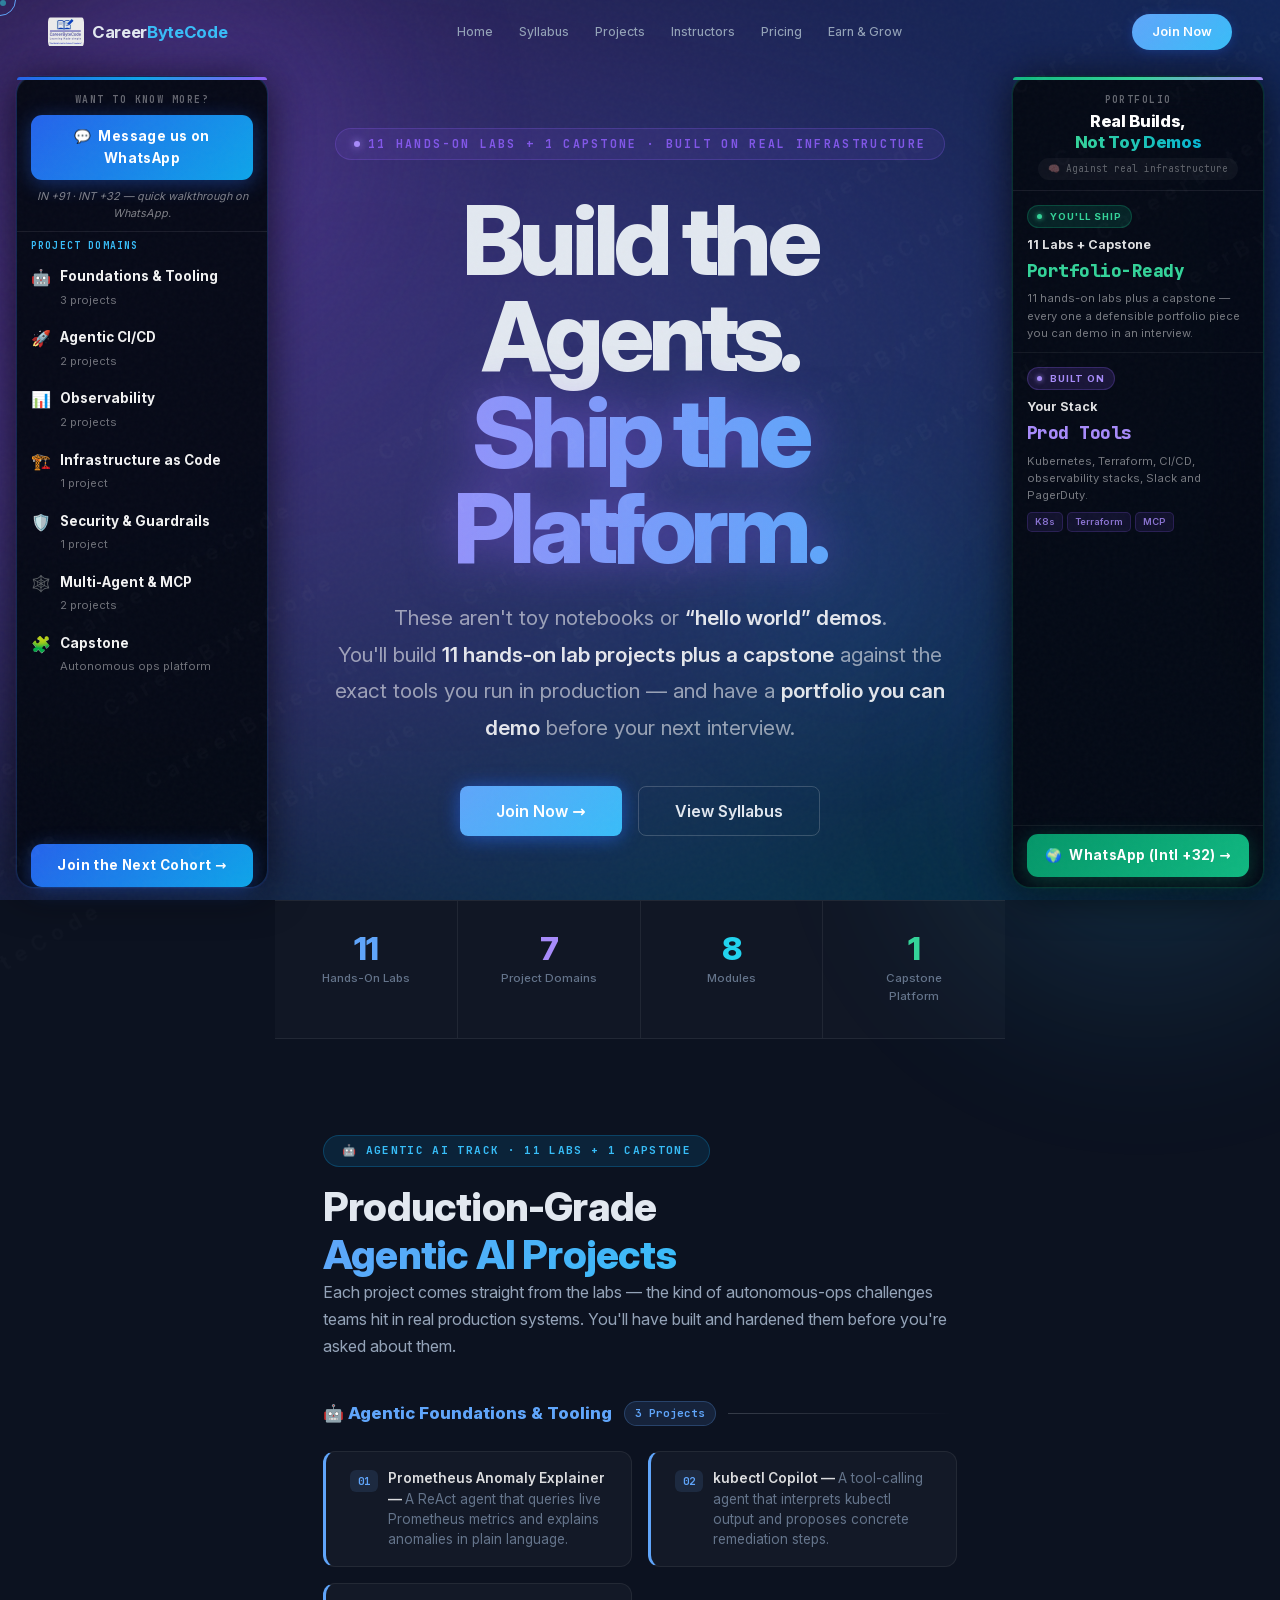
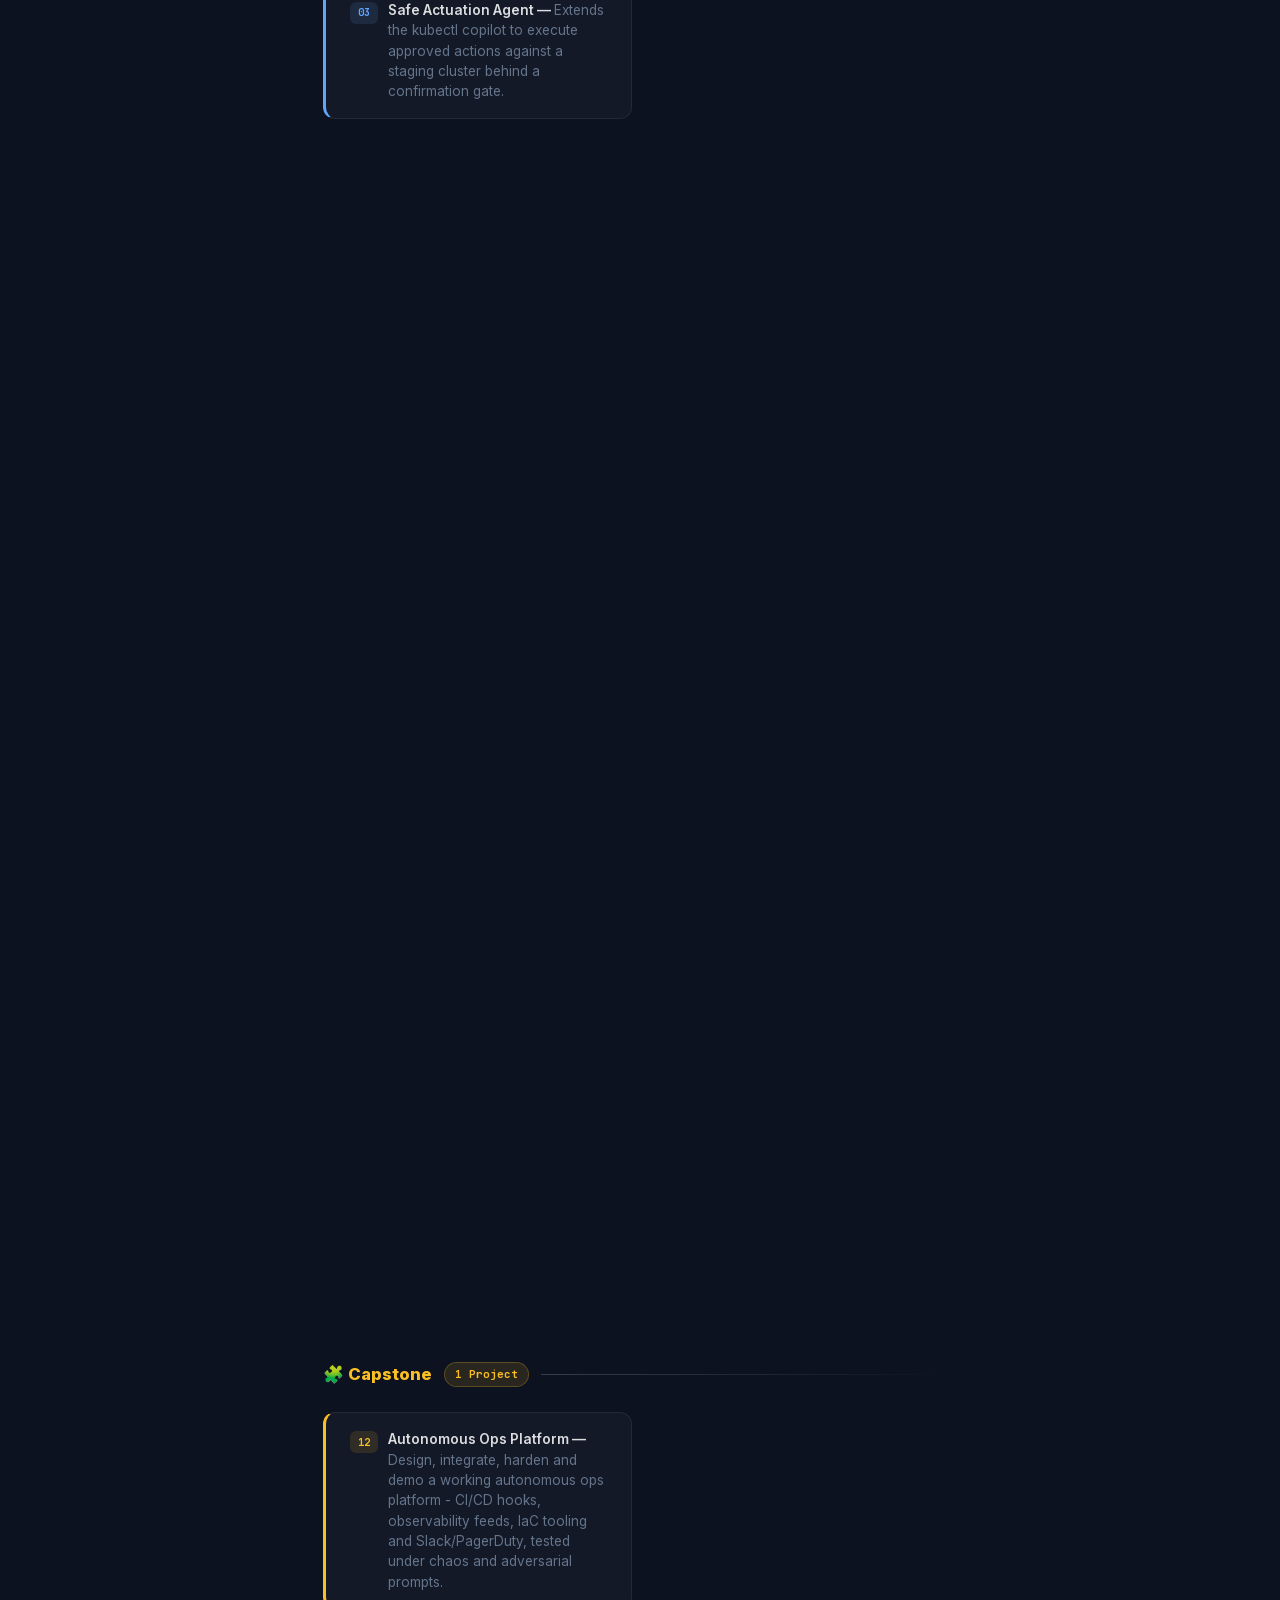
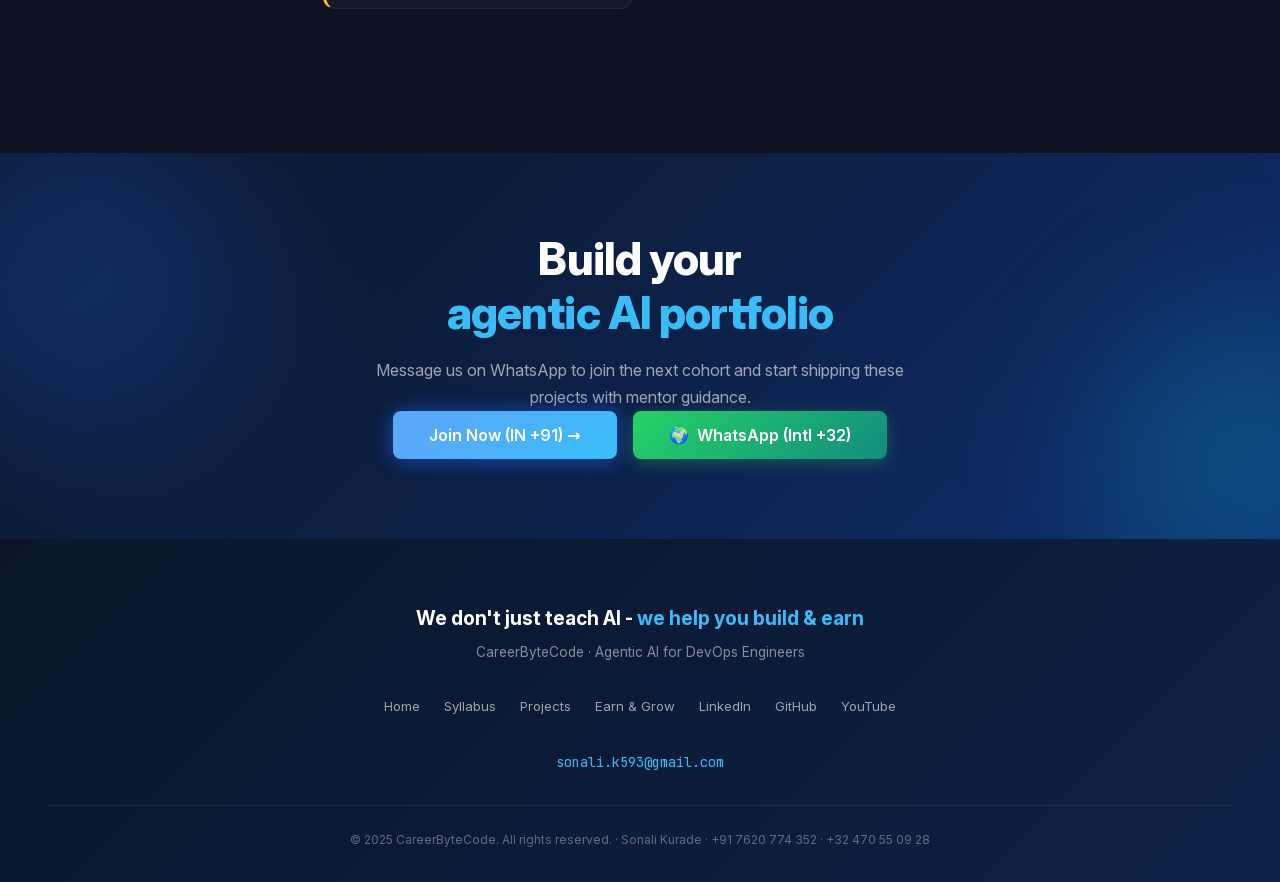
<file: projects.html>
<!DOCTYPE html>
<html lang="en" data-theme="dark">
<head>
<meta charset="UTF-8">
<meta name="viewport" content="width=device-width, initial-scale=1.0">
<meta name="description" content="Build a portfolio of 11 hands-on agentic AI lab projects plus a capstone for DevOps: Prometheus triage, kubectl remediation, LLM PR review, deployment risk scoring, RAG-over-logs incident response, Terraform drift remediation, red-teamed guardrails, multi-agent orchestration, MCP and a capstone autonomous ops platform.">
<meta property="og:title" content="Projects | Agentic AI for DevOps - CareerByteCode">
<meta property="og:description" content="11 hands-on labs and a capstone - from Prometheus triage to a full autonomous ops platform.">
<meta property="og:type" content="website">
<meta property="og:url" content="https://careerbytecode.github.io/agentic-ai-projects/projects.html">
<meta property="og:image" content="https://careerbytecode.github.io/agentic-ai-projects/og-image.png">
<meta name="twitter:card" content="summary_large_image">
<meta name="theme-color" content="#0c1220">
<link rel="canonical" href="https://careerbytecode.github.io/agentic-ai-projects/projects.html">
<link rel="icon" href="favicon-32.png" sizes="32x32" type="image/png">
<title>Projects | Agentic AI for DevOps - CareerByteCode</title>
<link rel="preload" href="fonts/inter-latin.woff2" as="font" type="font/woff2" crossorigin>
<link rel="preload" href="fonts/jetbrains-mono-latin.woff2" as="font" type="font/woff2" crossorigin>
<link rel="stylesheet" href="shared-premium.css">
<style>
/* ===== SELF-HOSTED FONTS (Latin subset, variable axes preserved) ===== */
@font-face{font-family:'Inter';font-style:normal;font-weight:300 800;font-display:optional;src:url('fonts/inter-latin.woff2') format('woff2');unicode-range:U+0000-00FF,U+0131,U+0152-0153,U+02BB-02BC,U+02C6,U+02DA,U+02DC,U+0304,U+0308,U+0329,U+2000-206F,U+20AC,U+2122,U+2191,U+2193,U+2212,U+2215,U+FEFF,U+FFFD;}
@font-face{font-family:'JetBrains Mono';font-style:normal;font-weight:400 800;font-display:optional;src:url('fonts/jetbrains-mono-latin.woff2') format('woff2');unicode-range:U+0000-00FF,U+0131,U+0152-0153,U+02BB-02BC,U+02C6,U+02DA,U+02DC,U+0304,U+0308,U+0329,U+2000-206F,U+20AC,U+2122,U+2191,U+2193,U+2212,U+2215,U+FEFF,U+FFFD;}

/* ===== HERO ===== */
.proj-hero{min-height:88vh;padding:0;background:#060d1a;position:relative;overflow:hidden;}
.proj-hero__content{position:relative;z-index:5;display:flex;flex-direction:column;align-items:center;justify-content:center;min-height:88vh;padding:calc(var(--nav-h) + var(--sp-8)) var(--sp-6) var(--sp-8);}

.proj-hero-mesh{position:absolute;inset:-50%;width:200%;height:200%;background:
  radial-gradient(ellipse at 15% 50%,rgba(139,92,246,0.4) 0%,transparent 50%),
  radial-gradient(ellipse at 85% 20%,rgba(37,99,235,0.35) 0%,transparent 50%),
  radial-gradient(ellipse at 55% 85%,rgba(14,165,233,0.28) 0%,transparent 50%),
  radial-gradient(ellipse at 35% 30%,rgba(168,85,247,0.22) 0%,transparent 50%);
animation:mesh-morph 22s ease-in-out infinite;pointer-events:none;z-index:0;filter:blur(50px);}
@keyframes mesh-morph{
  0%{transform:translate(0,0) rotate(0deg) scale(1);}
  25%{transform:translate(4%,-3%) rotate(2deg) scale(1.04);}
  50%{transform:translate(-3%,4%) rotate(-2deg) scale(0.97);}
  75%{transform:translate(3%,2%) rotate(3deg) scale(1.03);}
  100%{transform:translate(0,0) rotate(0deg) scale(1);}
}

.proj-hero-orb{position:absolute;border-radius:50%;filter:blur(80px);opacity:0.55;pointer-events:none;will-change:transform;}
.proj-hero-orb--1{width:550px;height:550px;background:radial-gradient(circle,rgba(139,92,246,0.45),transparent 70%);top:-15%;left:-8%;animation:porb1 22s ease-in-out infinite;}
.proj-hero-orb--2{width:400px;height:400px;background:radial-gradient(circle,rgba(37,99,235,0.4),transparent 70%);bottom:-8%;right:-5%;animation:porb2 28s ease-in-out infinite;}
.proj-hero-orb--3{width:280px;height:280px;background:radial-gradient(circle,rgba(14,165,233,0.3),transparent 70%);top:50%;left:55%;animation:porb3 18s ease-in-out infinite;}
@keyframes porb1{0%,100%{transform:translate(0,0);}50%{transform:translate(50px,30px);}}
@keyframes porb2{0%,100%{transform:translate(0,0);}50%{transform:translate(-40px,-30px);}}
@keyframes porb3{0%,100%{transform:translate(0,0);}50%{transform:translate(60px,-40px);}}

.proj-hero__kicker{font-family:var(--font-mono);font-size:0.72rem;font-weight:700;letter-spacing:0.2em;text-transform:uppercase;color:rgba(139,92,246,0.9);background:rgba(139,92,246,0.1);border:1px solid rgba(139,92,246,0.25);padding:6px 18px;border-radius:var(--r-full);margin-bottom:var(--sp-4);display:inline-flex;align-items:center;gap:8px;}
.proj-hero__kicker-dot{width:6px;height:6px;background:#a78bfa;border-radius:50%;box-shadow:0 0 8px #a78bfa;animation:kdot 2s ease-in-out infinite;}
@keyframes kdot{0%,100%{opacity:1;transform:scale(1);}50%{opacity:0.5;transform:scale(0.7);}}

.proj-hero__title{font-size:clamp(3rem,8vw,6rem);font-weight:800;letter-spacing:-0.05em;line-height:1.0;text-align:center;margin-bottom:var(--sp-3);}
.proj-hero__title-line{display:block;color:#e2e8f0;}
.proj-hero__title-line--glow{
  background:linear-gradient(90deg,#a78bfa 0%,#60a5fa 35%,#38bdf8 55%,rgba(255,255,255,0.95) 58%,#38bdf8 61%,#60a5fa 80%,#a78bfa 100%);
  background-size:220% 100%;
  -webkit-background-clip:text;-webkit-text-fill-color:transparent;background-clip:text;
  filter:drop-shadow(0 0 24px rgba(139,92,246,0.5));
  animation:title-shimmer 5s ease-in-out infinite,title-glow 3s ease-in-out infinite alternate;
}
@keyframes title-shimmer{0%{background-position:120% 50%;}100%{background-position:-80% 50%;}}
@keyframes title-glow{0%{filter:drop-shadow(0 0 20px rgba(139,92,246,0.4));}100%{filter:drop-shadow(0 0 40px rgba(96,165,250,0.6));}}

.proj-hero__sub{font-size:clamp(1rem,2.2vw,1.3rem);color:rgba(255,255,255,0.55);max-width:640px;text-align:center;line-height:1.75;margin-bottom:var(--sp-5);}
.proj-hero__sub strong{color:rgba(255,255,255,0.88);font-weight:600;}

/* ===== VALUE PANEL (fixed left, desktop) - identical to index.html ===== */
.value-panel{position:fixed;left:16px;top:calc(var(--nav-h,64px) + 12px);bottom:12px;z-index:50;width:252px;background:rgba(5,9,20,0.95);backdrop-filter:blur(24px);-webkit-backdrop-filter:blur(24px);border:1px solid rgba(59,130,246,0.25);border-radius:18px;padding:0;box-shadow:0 4px 40px rgba(0,0,0,0.7),0 0 0 1px rgba(139,92,246,0.1),inset 0 1px 0 rgba(255,255,255,0.06);display:flex;flex-direction:column;}
.value-panel::before{content:'';display:block;height:3px;background:linear-gradient(90deg,#2563eb,#0ea5e9,#8b5cf6);border-radius:18px 18px 0 0;flex-shrink:0;}
.vp-scroll{flex:1;overflow-y:auto;display:flex;flex-direction:column;gap:8px;padding:0 0 4px;scrollbar-width:thin;scrollbar-color:rgba(59,130,246,0.25) transparent;}
.vp-scroll::-webkit-scrollbar{width:3px;}
.vp-scroll::-webkit-scrollbar-thumb{background:rgba(59,130,246,0.3);border-radius:2px;}
.vp-header{text-align:center;padding:12px 14px 10px;border-bottom:1px solid rgba(255,255,255,0.08);flex-shrink:0;}
.vp-eyebrow{font-size:0.6rem;font-weight:700;letter-spacing:0.15em;text-transform:uppercase;color:rgba(255,255,255,0.38);font-family:var(--font-mono);margin-bottom:4px;}
.vp-price{font-size:2rem;font-weight:800;color:#fff;letter-spacing:-0.04em;line-height:1.1;}
.vp-price sup{font-size:1rem;font-weight:700;color:#38bdf8;vertical-align:super;line-height:0;}
.vp-hook{font-size:0.68rem;color:rgba(255,255,255,0.48);margin-top:4px;font-style:italic;line-height:1.5;}
.vp-label{font-size:0.6rem;font-weight:700;letter-spacing:0.12em;text-transform:uppercase;color:#38bdf8;font-family:var(--font-mono);padding:6px 14px 2px;}
.vp-item{display:flex;align-items:flex-start;gap:9px;padding:5px 14px;transition:background 0.15s;cursor:default;}
.vp-item:hover{background:rgba(255,255,255,0.05);}
.vp-ico{font-size:1rem;flex-shrink:0;margin-top:1px;line-height:1;}
.vp-txt strong{display:block;font-size:0.84rem;font-weight:700;color:rgba(255,255,255,0.95);line-height:1.3;}
.vp-txt span{font-size:0.7rem;color:rgba(255,255,255,0.42);line-height:1.45;}
.vp-divider{height:1px;background:rgba(255,255,255,0.08);margin:4px 0;}
.vp-footer{flex-shrink:0;padding:8px 14px 0;}
.vp-cta{display:block;text-align:center;background:linear-gradient(135deg,#2563eb,#0ea5e9);color:#fff !important;font-size:0.84rem;font-weight:700;padding:11px;border-radius:11px;text-decoration:none !important;letter-spacing:0.03em;transition:all 0.2s;box-shadow:0 4px 20px rgba(37,99,235,0.4);}
.vp-cta:hover{transform:translateY(-2px);box-shadow:0 8px 28px rgba(37,99,235,0.55);}

/* ===== MOBILE TOP TICKER ===== */
.value-ticker-wrap{display:none;position:fixed;top:var(--nav-h,64px);left:0;right:0;z-index:48;background:rgba(5,9,20,0.96);border-bottom:1px solid rgba(59,130,246,0.18);overflow:hidden;height:34px;align-items:center;}
.value-ticker{display:inline-flex;align-items:center;white-space:nowrap;animation:ticker-scroll 36s linear infinite;}
@keyframes ticker-scroll{0%{transform:translateX(0);}100%{transform:translateX(-50%);}}
.value-ticker .vt-item{font-size:0.7rem;color:rgba(255,255,255,0.65);padding:0 8px;font-weight:500;}
.value-ticker .vt-sep{color:rgba(59,130,246,0.5);padding:0 2px;font-weight:700;}

/* ===== MOBILE BOTTOM BAR ===== */
.value-bottom-bar{display:none;position:fixed;bottom:0;left:0;right:0;z-index:48;background:rgba(5,9,20,0.97);backdrop-filter:blur(12px);-webkit-backdrop-filter:blur(12px);border-top:1px solid rgba(59,130,246,0.18);padding:10px 16px;align-items:center;justify-content:space-between;gap:10px;}
.vbb-info strong{display:block;font-size:0.88rem;font-weight:700;color:#fff;}
.vbb-info span{font-size:0.7rem;color:rgba(255,255,255,0.45);}
.vbb-btn{display:inline-flex;align-items:center;gap:5px;background:linear-gradient(135deg,#2563eb,#0ea5e9);color:#fff !important;font-size:0.8rem;font-weight:700;padding:10px 18px;border-radius:10px;text-decoration:none !important;white-space:nowrap;flex-shrink:0;box-shadow:0 4px 16px rgba(37,99,235,0.4);}

@media(max-width:1100px){
  .value-panel{display:none;}
  .value-ticker-wrap{display:flex;}
  .value-bottom-bar{display:flex;}
  body{padding-bottom:64px;}
}

/* ===== SCHEDULE PANEL (fixed right, desktop) ===== */
.schedule-panel{position:fixed;right:16px;top:calc(var(--nav-h,64px) + 12px);bottom:12px;z-index:50;width:252px;background:rgba(5,9,20,0.95);backdrop-filter:blur(24px);-webkit-backdrop-filter:blur(24px);border:1px solid rgba(16,185,129,0.22);border-radius:18px;padding:0;box-shadow:0 4px 40px rgba(0,0,0,0.7),0 0 0 1px rgba(16,185,129,0.08),inset 0 1px 0 rgba(255,255,255,0.06);display:flex;flex-direction:column;}
.schedule-panel::before{content:'';display:block;height:3px;background:linear-gradient(90deg,#10b981,#34d399,#a78bfa);border-radius:18px 18px 0 0;flex-shrink:0;}
.sp-scroll{flex:1;overflow-y:auto;display:flex;flex-direction:column;gap:0;padding:0 0 4px;scrollbar-width:thin;scrollbar-color:rgba(16,185,129,0.25) transparent;}
.sp-scroll::-webkit-scrollbar{width:3px;}
.sp-scroll::-webkit-scrollbar-thumb{background:rgba(16,185,129,0.3);border-radius:2px;}
.sp-header{text-align:center;padding:12px 14px 10px;border-bottom:1px solid rgba(255,255,255,0.08);flex-shrink:0;}
.sp-eyebrow{font-size:0.6rem;font-weight:700;letter-spacing:0.15em;text-transform:uppercase;color:rgba(255,255,255,0.38);font-family:var(--font-mono);margin-bottom:4px;}
.sp-title{font-size:1.05rem;font-weight:800;color:#fff;line-height:1.25;letter-spacing:-0.02em;}
.sp-title-accent{background:linear-gradient(90deg,#34d399,#06b6d4);-webkit-background-clip:text;-webkit-text-fill-color:transparent;background-clip:text;}
.sp-timezone{display:inline-flex;align-items:center;gap:5px;font-size:0.6rem;color:rgba(255,255,255,0.35);margin-top:5px;font-family:var(--font-mono);background:rgba(255,255,255,0.04);padding:3px 10px;border-radius:var(--r-full);}
.sp-session{padding:10px 14px;}
.sp-session + .sp-session{border-top:1px solid rgba(255,255,255,0.06);}
.sp-session-badge{display:inline-flex;align-items:center;gap:5px;font-size:0.6rem;font-weight:700;letter-spacing:0.1em;text-transform:uppercase;padding:3px 9px;border-radius:var(--r-full);margin-bottom:7px;}
.sp-session--morning .sp-session-badge{background:rgba(16,185,129,0.15);color:#34d399;border:1px solid rgba(16,185,129,0.25);}
.sp-session--aiops .sp-session-badge{background:rgba(139,92,246,0.15);color:#a78bfa;border:1px solid rgba(139,92,246,0.25);}
.sp-live-dot{width:5px;height:5px;background:#34d399;border-radius:50%;box-shadow:0 0 5px #34d399;display:inline-block;animation:sp-blink 1.8s ease-in-out infinite;}
.sp-ai-dot{width:5px;height:5px;background:#a78bfa;border-radius:50%;box-shadow:0 0 5px #a78bfa;display:inline-block;animation:sp-blink 1.8s ease-in-out infinite;}
@keyframes sp-blink{0%,100%{opacity:1;}50%{opacity:0.3;}}
.sp-session-days{font-size:0.78rem;font-weight:700;color:rgba(255,255,255,0.88);margin-bottom:2px;}
.sp-session-time{font-size:1.1rem;font-weight:800;letter-spacing:-0.03em;margin-bottom:5px;font-family:var(--font-mono);}
.sp-session--morning .sp-session-time{color:#34d399;}
.sp-session--aiops .sp-session-time{color:#a78bfa;}
.sp-session-desc{font-size:0.7rem;color:rgba(255,255,255,0.45);line-height:1.55;}
.sp-tags{display:flex;flex-wrap:wrap;gap:4px;margin-top:7px;}
.sp-tag{font-size:0.58rem;font-weight:600;padding:2px 7px;border-radius:5px;background:rgba(139,92,246,0.1);color:rgba(167,139,250,0.8);border:1px solid rgba(139,92,246,0.2);}
.sp-commit{padding:8px 14px;border-top:1px solid rgba(255,255,255,0.06);display:flex;flex-direction:column;gap:7px;}
.sp-commit-row{display:flex;align-items:flex-start;gap:8px;}
.sp-ico{font-size:0.9rem;flex-shrink:0;line-height:1.3;}
.sp-txt strong{display:block;font-size:0.8rem;font-weight:700;color:rgba(255,255,255,0.88);line-height:1.2;}
.sp-txt span{font-size:0.67rem;color:rgba(255,255,255,0.4);}
.sp-footer{flex-shrink:0;padding:8px 14px 10px;border-top:1px solid rgba(255,255,255,0.06);}
.sp-cta{display:block;text-align:center;background:linear-gradient(135deg,#059669,#10b981);color:#fff !important;font-size:0.84rem;font-weight:700;padding:11px;border-radius:11px;text-decoration:none !important;letter-spacing:0.03em;transition:all 0.2s;box-shadow:0 4px 20px rgba(16,185,129,0.28);}
.sp-cta:hover{transform:translateY(-2px);box-shadow:0 8px 28px rgba(16,185,129,0.42);}
@media(max-width:1100px){.schedule-panel{display:none;}}

/* ===== STATS BAR ===== */
.proj-stats{display:flex;justify-content:center;flex-wrap:wrap;gap:0;background:rgba(255,255,255,0.025);border-top:1px solid rgba(255,255,255,0.07);border-bottom:1px solid rgba(255,255,255,0.07);}

/* ===== PANEL-AWARE LAYOUT (desktop only) ===== */
@media(min-width:1101px){
  /* Push all main content into the zone between both fixed panels */
  main{padding-left:275px;padding-right:275px;}
  /* Re-expand full-bleed sections back to viewport width */
  .proj-hero,.ai-track-section,.trust-section,.enroll-section{
    margin-left:-275px;margin-right:-275px;
  }
  /* Hero content: restore clearance so title/CTA stay between panels */
  .proj-hero__content{padding-left:310px !important;padding-right:310px !important;}
  /* Trust section has no inner container - pad content directly */
  .trust-section{padding-left:310px;padding-right:310px;}
  /* Containers inside re-expanded sections: cap width to the safe zone */
  .ai-track-section .container,.enroll-section > .container{
    max-width:calc(100vw - 590px);
  }
}
.proj-stat{display:flex;flex-direction:column;align-items:center;padding:var(--sp-4) var(--sp-5);flex:1;min-width:140px;border-right:1px solid rgba(255,255,255,0.07);}
.proj-stat:last-child{border-right:none;}
.proj-stat__num{font-size:2rem;font-weight:800;letter-spacing:-0.04em;line-height:1;}
.proj-stat__label{font-size:0.72rem;color:var(--text-3);font-weight:500;margin-top:4px;text-align:center;}

/* ===== CATEGORY SECTION ===== */
.proj-track-header{margin-bottom:var(--sp-5);}
.proj-track-badge{display:inline-flex;align-items:center;gap:8px;padding:6px 18px;border-radius:var(--r-full);font-family:var(--font-mono);font-size:0.7rem;font-weight:700;letter-spacing:0.12em;text-transform:uppercase;margin-bottom:var(--sp-2);}
.proj-track-badge--devops{background:rgba(14,165,233,0.12);border:1px solid rgba(14,165,233,0.25);color:var(--accent-2);}
.proj-track-badge--ai{background:rgba(139,92,246,0.12);border:1px solid rgba(139,92,246,0.25);color:#c4b5fd;}

/* ===== PROJECT CATEGORY GROUPS ===== */
.proj-category{margin-bottom:var(--sp-6);}
.proj-cat-label{display:flex;align-items:center;gap:12px;margin-bottom:var(--sp-3);}
.proj-cat-name{font-size:1.05rem;font-weight:800;display:flex;align-items:center;gap:8px;}
.proj-cat-count{font-family:var(--font-mono);font-size:0.68rem;font-weight:700;padding:3px 10px;border-radius:var(--r-full);}
.proj-cat-line{flex:1;height:1px;background:linear-gradient(90deg,currentColor,transparent);opacity:0.2;}

/* AWS - amber */
.proj-cat--aws .proj-cat-name{color:#fbbf24;}
.proj-cat--aws .proj-cat-count{background:rgba(251,191,36,0.12);color:#fbbf24;border:1px solid rgba(251,191,36,0.25);}
.proj-cat--aws .proj-card{border-left-color:#fbbf24;}
.proj-cat--aws .proj-num{background:rgba(251,191,36,0.12);color:#fbbf24;}

/* Azure - blue */
.proj-cat--azure .proj-cat-name{color:#60a5fa;}
.proj-cat--azure .proj-cat-count{background:rgba(96,165,250,0.12);color:#60a5fa;border:1px solid rgba(96,165,250,0.25);}
.proj-cat--azure .proj-card{border-left-color:#60a5fa;}
.proj-cat--azure .proj-num{background:rgba(96,165,250,0.12);color:#60a5fa;}

/* CI/CD - cyan */
.proj-cat--cicd .proj-cat-name{color:#22d3ee;}
.proj-cat--cicd .proj-cat-count{background:rgba(34,211,238,0.12);color:#22d3ee;border:1px solid rgba(34,211,238,0.25);}
.proj-cat--cicd .proj-card{border-left-color:#22d3ee;}
.proj-cat--cicd .proj-num{background:rgba(34,211,238,0.12);color:#22d3ee;}

/* Kubernetes - indigo */
.proj-cat--k8s .proj-cat-name{color:#818cf8;}
.proj-cat--k8s .proj-cat-count{background:rgba(129,140,248,0.12);color:#818cf8;border:1px solid rgba(129,140,248,0.25);}
.proj-cat--k8s .proj-card{border-left-color:#818cf8;}
.proj-cat--k8s .proj-num{background:rgba(129,140,248,0.12);color:#818cf8;}

/* Ansible - rose */
.proj-cat--ansible .proj-cat-name{color:#fb7185;}
.proj-cat--ansible .proj-cat-count{background:rgba(251,113,133,0.12);color:#fb7185;border:1px solid rgba(251,113,133,0.25);}
.proj-cat--ansible .proj-card{border-left-color:#fb7185;}
.proj-cat--ansible .proj-num{background:rgba(251,113,133,0.12);color:#fb7185;}

/* ===== INDIVIDUAL PROJECT CARDS ===== */
.proj-grid{display:grid;grid-template-columns:repeat(auto-fill,minmax(300px,1fr));gap:var(--sp-2);}
.proj-card{background:rgba(255,255,255,0.03);border:1px solid rgba(255,255,255,0.07);border-left-width:3px;border-radius:var(--r-md);padding:var(--sp-2) var(--sp-3);display:flex;align-items:flex-start;gap:10px;transition:all 0.2s;cursor:default;}
.proj-card:hover{background:rgba(255,255,255,0.06);transform:translateX(4px);box-shadow:0 4px 20px rgba(0,0,0,0.2);}
.proj-num{font-family:var(--font-mono);font-size:0.65rem;font-weight:700;min-width:28px;height:22px;border-radius:6px;display:flex;align-items:center;justify-content:center;flex-shrink:0;margin-top:2px;}
.proj-title{font-size:0.85rem;font-weight:600;color:rgba(255,255,255,0.85);line-height:1.5;}
.proj-card:hover .proj-title{color:#fff;}

/* ===== AI PROJECTS SECTION ===== */
.ai-track-section{background:linear-gradient(180deg,#060d1a 0%,#09071a 40%,#0d0a1f 100%);position:relative;overflow:hidden;padding:var(--sp-10) 0;}
.ai-section-orb{position:absolute;border-radius:50%;filter:blur(100px);pointer-events:none;opacity:0.3;}
.ai-section-orb--1{width:500px;height:500px;background:#6d28d9;top:-10%;left:-5%;}
.ai-section-orb--2{width:400px;height:400px;background:#2563eb;bottom:-10%;right:-5%;}
.ai-section-orb--3{width:300px;height:300px;background:#4f46e5;top:40%;left:45%;}

.ai-grid{display:grid;grid-template-columns:repeat(auto-fill,minmax(340px,1fr));gap:var(--sp-3);}
.ai-card{background:rgba(139,92,246,0.06);border:1px solid rgba(139,92,246,0.18);border-radius:var(--r-lg);padding:var(--sp-3) var(--sp-4);position:relative;overflow:hidden;transition:all 0.25s;cursor:default;}
.ai-card::before{content:'';position:absolute;inset:0;background:linear-gradient(135deg,rgba(139,92,246,0.08),transparent 60%);pointer-events:none;}
.ai-card:hover{background:rgba(139,92,246,0.1);border-color:rgba(139,92,246,0.35);transform:translateY(-3px);box-shadow:0 8px 32px rgba(139,92,246,0.18);}
.ai-card__top{display:flex;align-items:center;gap:8px;margin-bottom:var(--sp-2);}
.ai-type{font-family:var(--font-mono);font-size:0.62rem;font-weight:700;letter-spacing:0.1em;text-transform:uppercase;padding:3px 10px;border-radius:var(--r-full);}
.ai-type--agentic{background:rgba(139,92,246,0.2);color:#c4b5fd;border:1px solid rgba(139,92,246,0.3);}
.ai-type--multi{background:rgba(14,165,233,0.15);color:#7dd3fc;border:1px solid rgba(14,165,233,0.3);}
.ai-card__num{font-family:var(--font-mono);font-size:0.65rem;color:rgba(255,255,255,0.25);margin-left:auto;}
.ai-card__domain{font-size:0.72rem;color:rgba(255,255,255,0.38);margin-bottom:6px;font-weight:500;}
.ai-card__title{font-size:0.92rem;font-weight:700;color:rgba(255,255,255,0.9);line-height:1.55;}
.ai-card:hover .ai-card__title{color:#fff;}

/* ===== TRUST THE PROCESS SECTION ===== */
.trust-section{background:linear-gradient(135deg,#060d1a 0%,#0d1a35 50%,#060d1a 100%);position:relative;overflow:hidden;padding:var(--sp-10) var(--sp-6);text-align:center;}
.trust-orb{position:absolute;border-radius:50%;filter:blur(90px);opacity:0.2;pointer-events:none;}
.trust-orb-1{width:450px;height:450px;background:#2563eb;top:-20%;left:-10%;}
.trust-orb-2{width:350px;height:350px;background:#8b5cf6;bottom:-20%;right:-10%;}

.trust-counter-wrap{display:inline-flex;flex-direction:column;align-items:center;justify-content:center;margin-bottom:var(--sp-5);}
.trust-counter{font-size:clamp(7rem,20vw,14rem);font-weight:800;letter-spacing:-0.06em;line-height:0.85;
  background:linear-gradient(135deg,#60a5fa 0%,#a78bfa 40%,#38bdf8 70%,#60a5fa 100%);
  background-size:200% 200%;
  -webkit-background-clip:text;-webkit-text-fill-color:transparent;background-clip:text;
  animation:counter-shimmer 6s ease-in-out infinite;}
@keyframes counter-shimmer{0%,100%{background-position:0% 50%;}50%{background-position:100% 50%;}}
.trust-counter-plus{font-size:clamp(3rem,8vw,6rem);font-weight:800;background:inherit;-webkit-background-clip:text;-webkit-text-fill-color:transparent;background-clip:text;}
.trust-counter-label{font-family:var(--font-mono);font-size:0.72rem;font-weight:700;letter-spacing:0.2em;text-transform:uppercase;color:rgba(255,255,255,0.35);margin-top:var(--sp-1);}

.trust-heading{font-size:clamp(1.8rem,4.5vw,3.2rem);font-weight:800;color:#fff;line-height:1.2;max-width:720px;margin:0 auto var(--sp-3);}
.trust-heading .accent{background:linear-gradient(90deg,#60a5fa,#a78bfa);-webkit-background-clip:text;-webkit-text-fill-color:transparent;background-clip:text;}
.trust-body{font-size:clamp(1rem,2vw,1.2rem);color:rgba(255,255,255,0.55);max-width:560px;margin:0 auto var(--sp-5);line-height:1.75;}
.trust-body strong{color:rgba(255,255,255,0.85);}

.trust-pills{display:flex;flex-wrap:wrap;justify-content:center;gap:10px;margin-bottom:var(--sp-6);}
.trust-pill{font-size:0.82rem;font-weight:600;padding:8px 20px;border-radius:var(--r-full);background:rgba(255,255,255,0.05);border:1px solid rgba(255,255,255,0.1);color:rgba(255,255,255,0.7);transition:all 0.2s;}
.trust-pill:hover{background:rgba(255,255,255,0.09);color:#fff;}
.trust-pill--star{background:rgba(251,191,36,0.08);border-color:rgba(251,191,36,0.2);color:#fbbf24;}
.trust-pill--star:hover{background:rgba(251,191,36,0.14);color:#fde68a;}

/* ===== ENROLL SECTION ===== */
.enroll-section{background:linear-gradient(135deg,#0a1628 0%,#0d2147 50%,#0f2d6e 100%);color:#fff;position:relative;overflow:hidden;padding:var(--sp-10) var(--sp-6);}
.enroll-section h2{color:#fff;}
.enroll-section h2 span{background:linear-gradient(135deg,var(--accent-2),#38bdf8);-webkit-background-clip:text;-webkit-text-fill-color:transparent;background-clip:text;}
.enroll-section p{color:rgba(255,255,255,0.6);}
.cta-orb{position:absolute;border-radius:50%;filter:blur(80px);pointer-events:none;opacity:0.25;}
.cta-orb-1{width:350px;height:350px;background:#2563eb;top:-15%;left:-8%;}
.cta-orb-2{width:280px;height:280px;background:#06b6d4;bottom:-15%;right:-8%;}
.cta-checklist{display:flex;flex-wrap:wrap;gap:var(--sp-3);justify-content:center;margin:var(--sp-4) 0;}
.cta-check-item{display:flex;align-items:center;gap:8px;font-size:0.88rem;color:rgba(255,255,255,0.8);font-weight:500;}
.cta-check-item .chk{color:#34d399;font-weight:700;}
.cta-note-sm{font-size:0.77rem;color:rgba(255,255,255,0.38);margin-top:var(--sp-2);}

/* ===== BTN EXTRAS ===== */
.btn--glow{box-shadow:0 0 20px rgba(37,99,235,0.4),0 4px 20px rgba(37,99,235,0.3);}
.btn--glow:hover{box-shadow:0 0 30px rgba(37,99,235,0.5),0 8px 30px rgba(37,99,235,0.4);}
.btn--whatsapp{background:linear-gradient(135deg,#25D366,#128C7E);color:#fff;box-shadow:0 4px 16px rgba(37,211,102,0.3);border:none;}
.btn--whatsapp:hover{transform:translateY(-2px);box-shadow:0 8px 28px rgba(37,211,102,0.45);}

@media(max-width:640px){
  .proj-hero__title{font-size:clamp(2.4rem,10vw,4rem);}
  .ai-grid{grid-template-columns:1fr;}
  .proj-grid{grid-template-columns:1fr;}
  .proj-stat{min-width:100px;padding:var(--sp-3) var(--sp-2);}
  .proj-stat__num{font-size:1.5rem;}
}

@media print{
  .nav,.scroll-progress,.nav__mobile,.orb,.btt,.noise,.value-panel,.schedule-panel,.value-ticker-wrap,.value-bottom-bar{display:none !important;}
  .reveal{opacity:1;transform:none;}
  body{background:#fff;color:#000;}
}
</style>
</head>
<body>

<div class="noise"></div>
<div class="orb orb-1"></div>
<div class="orb orb-2"></div>
<div class="orb orb-3"></div>
<div class="scroll-progress" role="progressbar" aria-label="Page scroll progress"></div>

<!-- VALUE PANEL -->
<aside class="value-panel" aria-label="Agentic AI for DevOps projects">
  <div class="vp-header">
    <div class="vp-eyebrow">Want to know more?</div>
    <a class="vp-cta" href="https://wa.me/917620774352" target="_blank" rel="noopener noreferrer" style="margin-top:8px;">&#128172;&nbsp; Message us on WhatsApp</a>
    <div class="vp-hook" style="margin-top:8px;">IN +91 &middot; INT +32 &mdash; quick walkthrough on WhatsApp.</div>
  </div>
  <div class="vp-scroll">
    <div class="vp-label">Project Domains</div>
    <div class="vp-item"><span class="vp-ico">&#129302;</span><div class="vp-txt"><strong>Foundations &amp; Tooling</strong><span>3 projects</span></div></div>
    <div class="vp-item"><span class="vp-ico">&#128640;</span><div class="vp-txt"><strong>Agentic CI/CD</strong><span>2 projects</span></div></div>
    <div class="vp-item"><span class="vp-ico">&#128202;</span><div class="vp-txt"><strong>Observability</strong><span>2 projects</span></div></div>
    <div class="vp-item"><span class="vp-ico">&#127959;&#65039;</span><div class="vp-txt"><strong>Infrastructure as Code</strong><span>1 project</span></div></div>
    <div class="vp-item"><span class="vp-ico">&#128737;&#65039;</span><div class="vp-txt"><strong>Security &amp; Guardrails</strong><span>1 project</span></div></div>
    <div class="vp-item"><span class="vp-ico">&#128376;&#65039;</span><div class="vp-txt"><strong>Multi-Agent &amp; MCP</strong><span>2 projects</span></div></div>
    <div class="vp-item"><span class="vp-ico">&#129513;</span><div class="vp-txt"><strong>Capstone</strong><span>Autonomous ops platform</span></div></div>
  </div>
  <div class="vp-footer"><a class="vp-cta" href="https://wa.me/917620774352" target="_blank" rel="noopener noreferrer">Join the Next Cohort &rarr;</a></div>
</aside>

<!-- SCHEDULE PANEL -->
<aside class="schedule-panel" aria-label="About these projects">
  <div class="sp-header">
    <div class="sp-eyebrow">Portfolio</div>
    <div class="sp-title">Real Builds,<br><span class="sp-title-accent">Not Toy Demos</span></div>
    <div class="sp-timezone">&#129504; Against real infrastructure</div>
  </div>
  <div class="sp-scroll">
    <div class="sp-session sp-session--morning">
      <div class="sp-session-badge"><span class="sp-live-dot"></span>&nbsp;You'll Ship</div>
      <div class="sp-session-days">11 Labs + Capstone</div>
      <div class="sp-session-time">Portfolio-Ready</div>
      <div class="sp-session-desc">11 hands-on labs plus a capstone &mdash; every one a defensible portfolio piece you can demo in an interview.</div>
    </div>
    <div class="sp-session sp-session--aiops">
      <div class="sp-session-badge"><span class="sp-ai-dot"></span>&nbsp;Built On</div>
      <div class="sp-session-days">Your Stack</div>
      <div class="sp-session-time">Prod Tools</div>
      <div class="sp-session-desc">Kubernetes, Terraform, CI/CD, observability stacks, Slack and PagerDuty.</div>
      <div class="sp-tags"><span class="sp-tag">K8s</span><span class="sp-tag">Terraform</span><span class="sp-tag">MCP</span></div>
    </div>
  </div>
  <div class="sp-footer"><a class="sp-cta" href="https://wa.me/32470550928" target="_blank" rel="noopener noreferrer">&#127757;&nbsp; WhatsApp (Intl +32) &rarr;</a></div>
</aside>

<div class="value-ticker-wrap" aria-hidden="true">
  <div class="value-ticker">
    <span class="vt-item">&#129302; Agentic AI Foundations</span><span class="vt-sep">&middot;</span>
    <span class="vt-item">&#128295; LLM Tooling</span><span class="vt-sep">&middot;</span>
    <span class="vt-item">&#128640; Agentic CI/CD</span><span class="vt-sep">&middot;</span>
    <span class="vt-item">&#128202; Observability AI</span><span class="vt-sep">&middot;</span>
    <span class="vt-item">&#127959;&#65039; IaC with AI</span><span class="vt-sep">&middot;</span>
    <span class="vt-item">&#128737;&#65039; Security &amp; Guardrails</span><span class="vt-sep">&middot;</span>
    <span class="vt-item">&#128376;&#65039; Multi-Agent Systems</span><span class="vt-sep">&middot;</span>
    <span class="vt-item">&#127919; Hands-On Labs</span><span class="vt-sep">&middot;</span>
    <span class="vt-item">&#129513; Capstone</span><span class="vt-sep">&middot;</span>
    <span class="vt-item">&#128176; Earn From Your Skills</span><span class="vt-sep">&middot;</span>
    <span class="vt-item">&#129302; Agentic AI Foundations</span><span class="vt-sep">&middot;</span>
    <span class="vt-item">&#128295; LLM Tooling</span><span class="vt-sep">&middot;</span>
    <span class="vt-item">&#128640; Agentic CI/CD</span><span class="vt-sep">&middot;</span>
    <span class="vt-item">&#128202; Observability AI</span><span class="vt-sep">&middot;</span>
    <span class="vt-item">&#127959;&#65039; IaC with AI</span><span class="vt-sep">&middot;</span>
    <span class="vt-item">&#128737;&#65039; Security &amp; Guardrails</span><span class="vt-sep">&middot;</span>
    <span class="vt-item">&#128376;&#65039; Multi-Agent Systems</span><span class="vt-sep">&middot;</span>
    <span class="vt-item">&#127919; Hands-On Labs</span><span class="vt-sep">&middot;</span>
    <span class="vt-item">&#129513; Capstone</span><span class="vt-sep">&middot;</span>
    <span class="vt-item">&#128176; Earn From Your Skills</span><span class="vt-sep">&middot;</span>
  </div>
</div>

<nav class="nav" role="navigation" aria-label="Main navigation">
  <a class="nav__logo" href="index.html" aria-label="CareerByteCode home">
    <picture><source srcset="cbc-logo-72.webp" type="image/webp"><img src="cbc-logo-72.png" alt="CBC" class="nav__logo-icon" width="36" height="36"></picture>
    <span class="nav__logo-text">Career<em>ByteCode</em></span>
  </a>
  <div class="nav__links">
    <a href="index.html">Home</a>
    <a href="syllabus.html">Syllabus</a>
    <a href="projects.html" class="active">Projects</a>
    <a href="index.html#instructors">Instructors</a>
    <a href="index.html#pricing">Pricing</a>
    <a href="earn.html">Earn &amp; Grow</a>
  </div>
  <div style="display:flex;align-items:center;gap:12px;">
    <button class="theme-toggle" id="theme-toggle" aria-label="Toggle dark mode"></button>
    <a class="nav__cta" href="https://wa.me/917620774352" target="_blank" rel="noopener noreferrer">Join Now</a>
  </div>
  <button class="nav__hamburger" aria-label="Toggle menu" aria-expanded="false"><span></span><span></span><span></span></button>
</nav>
<div class="nav__mobile" role="navigation" aria-label="Mobile navigation">
    <a href="index.html">Home</a>
    <a href="syllabus.html">Syllabus</a>
    <a href="projects.html" class="active">Projects</a>
    <a href="index.html#instructors">Instructors</a>
    <a href="index.html#pricing">Pricing</a>
    <a href="earn.html">Earn &amp; Grow</a>
  <button class="theme-toggle" id="theme-toggle-mobile" aria-label="Toggle dark mode" style="margin-top:12px;"></button>
  <a class="nav__cta" href="https://wa.me/917620774352" target="_blank" rel="noopener noreferrer" style="display:inline-flex;margin-top:12px;">Join Now</a>
</div>

<main>

<!-- HERO -->
<section class="proj-hero" id="hero">
  <div class="proj-hero-mesh"></div>
  <div class="proj-hero-orb proj-hero-orb--1"></div>
  <div class="proj-hero-orb proj-hero-orb--2"></div>
  <div class="proj-hero-orb proj-hero-orb--3"></div>
  <div class="proj-hero__content">
    <div class="proj-hero__kicker reveal"><span class="proj-hero__kicker-dot"></span>11 Hands-On Labs + 1 Capstone &middot; Built on Real Infrastructure</div>
    <h1 class="proj-hero__title reveal">
      <span class="proj-hero__title-line">Build the Agents.</span>
      <span class="proj-hero__title-line proj-hero__title-line--glow">Ship the Platform.</span>
    </h1>
    <p class="proj-hero__sub reveal">These aren't toy notebooks or <strong>&ldquo;hello world&rdquo; demos</strong>.<br>You'll build <strong>11 hands-on lab projects plus a capstone</strong> against the exact tools you run in production &mdash; and have a <strong>portfolio you can demo</strong> before your next interview.</p>
    <div class="hero__actions reveal" style="justify-content:center;">
      <a class="btn btn--primary btn--lg btn--magnetic btn--glow" href="https://wa.me/917620774352" target="_blank" rel="noopener noreferrer">Join Now &rarr;</a>
      <a class="btn btn--outline btn--lg btn--magnetic" href="syllabus.html">View Syllabus</a>
    </div>
  </div>
</section>

<!-- STATS -->
<div class="proj-stats" role="region" aria-label="Project statistics">
  <div class="proj-stat"><div class="proj-stat__num" style="color:#60a5fa;"><span data-count-to="11">-</span></div><div class="proj-stat__label">Hands-On Labs</div></div>
  <div class="proj-stat"><div class="proj-stat__num" style="color:#a78bfa;"><span data-count-to="7">-</span></div><div class="proj-stat__label">Project Domains</div></div>
  <div class="proj-stat"><div class="proj-stat__num" style="color:#22d3ee;"><span data-count-to="8">-</span></div><div class="proj-stat__label">Modules</div></div>
  <div class="proj-stat"><div class="proj-stat__num" style="color:#34d399;"><span data-count-to="1">-</span></div><div class="proj-stat__label">Capstone Platform</div></div>
</div>

<!-- PROJECTS -->
<section class="section" id="projects">
<div class="container">
  <div class="proj-track-header reveal">
    <div class="proj-track-badge proj-track-badge--devops">&#129302; Agentic AI Track &middot; 11 Labs + 1 Capstone</div>
    <h2>Production-Grade <span class="text-gradient">Agentic AI Projects</span></h2>
    <p style="max-width:660px;">Each project comes straight from the labs &mdash; the kind of autonomous-ops challenges teams hit in real production systems. You'll have built and hardened them before you're asked about them.</p>
  </div>

  <div class="proj-category proj-cat--azure reveal">
    <div class="proj-cat-label">
      <span class="proj-cat-name">&#129302; Agentic Foundations &amp; Tooling</span>
      <span class="proj-cat-count">3 Projects</span>
      <span class="proj-cat-line"></span>
    </div>
    <div class="proj-grid">
      <div class="proj-card">
        <span class="proj-num">01</span>
        <span class="proj-title">Prometheus Anomaly Explainer &mdash; <span style="color:var(--text-3);font-weight:400;">A ReAct agent that queries live Prometheus metrics and explains anomalies in plain language.</span></span>
      </div>
      <div class="proj-card">
        <span class="proj-num">02</span>
        <span class="proj-title">kubectl Copilot &mdash; <span style="color:var(--text-3);font-weight:400;">A tool-calling agent that interprets kubectl output and proposes concrete remediation steps.</span></span>
      </div>
      <div class="proj-card">
        <span class="proj-num">03</span>
        <span class="proj-title">Safe Actuation Agent &mdash; <span style="color:var(--text-3);font-weight:400;">Extends the kubectl copilot to execute approved actions against a staging cluster behind a confirmation gate.</span></span>
      </div>
    </div>
  </div>

  <div class="proj-category proj-cat--cicd reveal">
    <div class="proj-cat-label">
      <span class="proj-cat-name">&#128640; Agentic CI/CD</span>
      <span class="proj-cat-count">2 Projects</span>
      <span class="proj-cat-line"></span>
    </div>
    <div class="proj-grid">
      <div class="proj-card">
        <span class="proj-num">04</span>
        <span class="proj-title">LLM Pull-Request Reviewer &mdash; <span style="color:var(--text-3);font-weight:400;">An LLM reviewer wired into GitHub Actions that comments on diffs, flags risks and suggests fixes.</span></span>
      </div>
      <div class="proj-card">
        <span class="proj-num">05</span>
        <span class="proj-title">Deployment Risk Scorer &amp; Pager &mdash; <span style="color:var(--text-3);font-weight:400;">A deployment agent that parses error logs, scores rollback risk and pages on-call with a reasoned summary.</span></span>
      </div>
    </div>
  </div>

  <div class="proj-category proj-cat--k8s reveal">
    <div class="proj-cat-label">
      <span class="proj-cat-name">&#128202; Observability &amp; Incident Response</span>
      <span class="proj-cat-count">2 Projects</span>
      <span class="proj-cat-line"></span>
    </div>
    <div class="proj-grid">
      <div class="proj-card">
        <span class="proj-num">06</span>
        <span class="proj-title">RAG-over-Logs Pipeline &mdash; <span style="color:var(--text-3);font-weight:400;">A retrieval pipeline that embeds and queries a synthetic log corpus for fast, grounded answers.</span></span>
      </div>
      <div class="proj-card">
        <span class="proj-num">07</span>
        <span class="proj-title">Incident-Response Agent &mdash; <span style="color:var(--text-3);font-weight:400;">Correlates alerts, retrieves the right runbook sections and drafts a Slack incident summary with a timeline.</span></span>
      </div>
    </div>
  </div>

  <div class="proj-category proj-cat--aws reveal">
    <div class="proj-cat-label">
      <span class="proj-cat-name">&#127959;&#65039; Infrastructure as Code</span>
      <span class="proj-cat-count">1 Project</span>
      <span class="proj-cat-line"></span>
    </div>
    <div class="proj-grid">
      <div class="proj-card">
        <span class="proj-num">08</span>
        <span class="proj-title">Terraform Drift Remediator &mdash; <span style="color:var(--text-3);font-weight:400;">Detects drift from Terraform state, generates a remediation plan, asks for Slack approval and applies only after confirmation.</span></span>
      </div>
    </div>
  </div>

  <div class="proj-category proj-cat--ansible reveal">
    <div class="proj-cat-label">
      <span class="proj-cat-name">&#128737;&#65039; Security &amp; Guardrails</span>
      <span class="proj-cat-count">1 Project</span>
      <span class="proj-cat-line"></span>
    </div>
    <div class="proj-grid">
      <div class="proj-card">
        <span class="proj-num">09</span>
        <span class="proj-title">Red-Team &amp; Harden an Ops Agent &mdash; <span style="color:var(--text-3);font-weight:400;">Find prompt-injection vectors in an ops agent, add input/output guardrails and structured audit logging, then verify the hardened build in tests.</span></span>
      </div>
    </div>
  </div>

  <div class="proj-category proj-cat--azure reveal">
    <div class="proj-cat-label">
      <span class="proj-cat-name">&#128376;&#65039; Multi-Agent &amp; MCP</span>
      <span class="proj-cat-count">2 Projects</span>
      <span class="proj-cat-line"></span>
    </div>
    <div class="proj-grid">
      <div class="proj-card">
        <span class="proj-num">10</span>
        <span class="proj-title">Multi-Agent Ops Orchestrator &mdash; <span style="color:var(--text-3);font-weight:400;">An orchestrator that delegates to specialized subagents for cost analysis, security scanning and deployment health.</span></span>
      </div>
      <div class="proj-card">
        <span class="proj-num">11</span>
        <span class="proj-title">MCP Server for Your Ops Agents &mdash; <span style="color:var(--text-3);font-weight:400;">Exposes the multi-agent system via a Model Context Protocol server so it's usable directly from your IDE.</span></span>
      </div>
    </div>
  </div>

  <div class="proj-category proj-cat--aws reveal">
    <div class="proj-cat-label">
      <span class="proj-cat-name">&#129513; Capstone</span>
      <span class="proj-cat-count">1 Project</span>
      <span class="proj-cat-line"></span>
    </div>
    <div class="proj-grid">
      <div class="proj-card">
        <span class="proj-num">12</span>
        <span class="proj-title">Autonomous Ops Platform &mdash; <span style="color:var(--text-3);font-weight:400;">Design, integrate, harden and demo a working autonomous ops platform - CI/CD hooks, observability feeds, IaC tooling and Slack/PagerDuty, tested under chaos and adversarial prompts.</span></span>
      </div>
    </div>
  </div>


</div>
</section>

<!-- ENROLL -->
<section class="enroll-section reveal" id="enroll">
  <div class="cta-orb cta-orb-1"></div>
  <div class="cta-orb cta-orb-2"></div>
  <div class="container" style="text-align:center;">
    <h2 class="reveal" style="font-size:clamp(1.8rem,4vw,2.8rem);">Build your <br><span>agentic AI portfolio</span></h2>
    <p class="reveal" style="max-width:560px;margin:var(--sp-2) auto 0;">Message us on WhatsApp to join the next cohort and start shipping these projects with mentor guidance.</p>
    <div class="hero__actions reveal" style="justify-content:center;">
      <a class="btn btn--primary btn--lg btn--magnetic btn--glow" href="https://wa.me/917620774352" target="_blank" rel="noopener noreferrer">Join Now (IN +91) &rarr;</a>
      <a class="btn btn--whatsapp btn--lg btn--magnetic" href="https://wa.me/32470550928" target="_blank" rel="noopener noreferrer">&#127757;&nbsp; WhatsApp (Intl +32)</a>
    </div>
  </div>
</section>

</main>

<footer class="footer">
  <div class="footer__title">We don't just teach AI - <em>we help you build &amp; earn</em></div>
  <div class="footer__sub">CareerByteCode &middot; Agentic AI for DevOps Engineers</div>
  <div class="footer__links">
    <a href="index.html">Home</a>
    <a href="syllabus.html">Syllabus</a>
    <a href="projects.html">Projects</a>
    <a href="earn.html">Earn &amp; Grow</a>
    <a href="https://www.linkedin.com/company/careerbytecode" target="_blank" rel="noopener noreferrer">LinkedIn</a>
    <a href="https://github.com/careerbytecode" target="_blank" rel="noopener noreferrer">GitHub</a>
    <a href="https://youtube.com/@CareerByteCode" target="_blank" rel="noopener noreferrer">YouTube</a>
  </div>
  <div class="footer__email"><a href="mailto:sonali.k593@gmail.com">sonali.k593@gmail.com</a></div>
  <div class="footer__copy">&copy; 2025 CareerByteCode. All rights reserved. &middot; Sonali Kurade &middot; +91 7620 774 352 &middot; +32 470 55 09 28</div>
</footer>

<div class="value-bottom-bar" aria-label="Contact us">
  <div class="vbb-info"><strong>8 Modules &middot; 11 Labs &middot; 1 Capstone</strong><span>Portfolio-ready projects</span></div>
  <a class="vbb-btn" href="https://wa.me/917620774352" target="_blank" rel="noopener noreferrer">Join Now &rarr;</a>
</div>

<button class="btt" aria-label="Back to top" title="Back to top">&#x2191;</button>

<script src="shared-premium.js" defer></script>
</body>
</html>
</file>
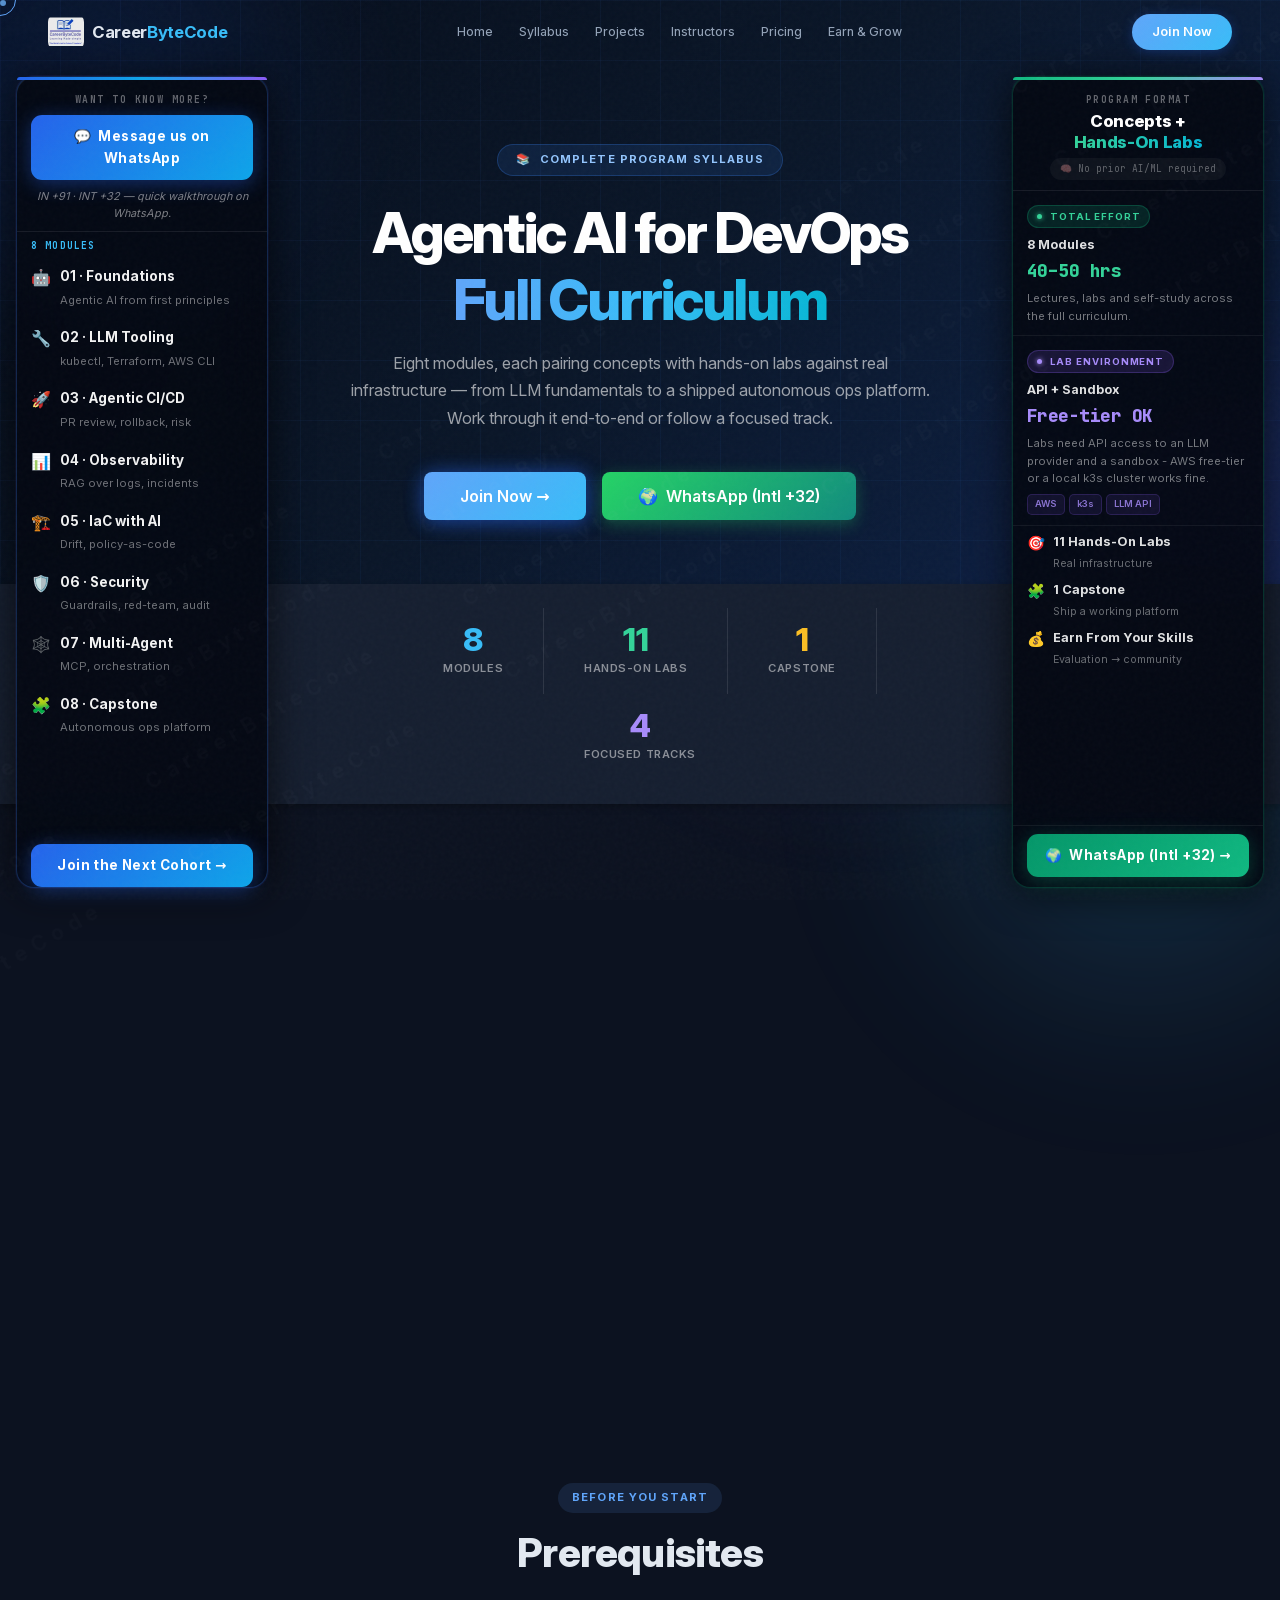
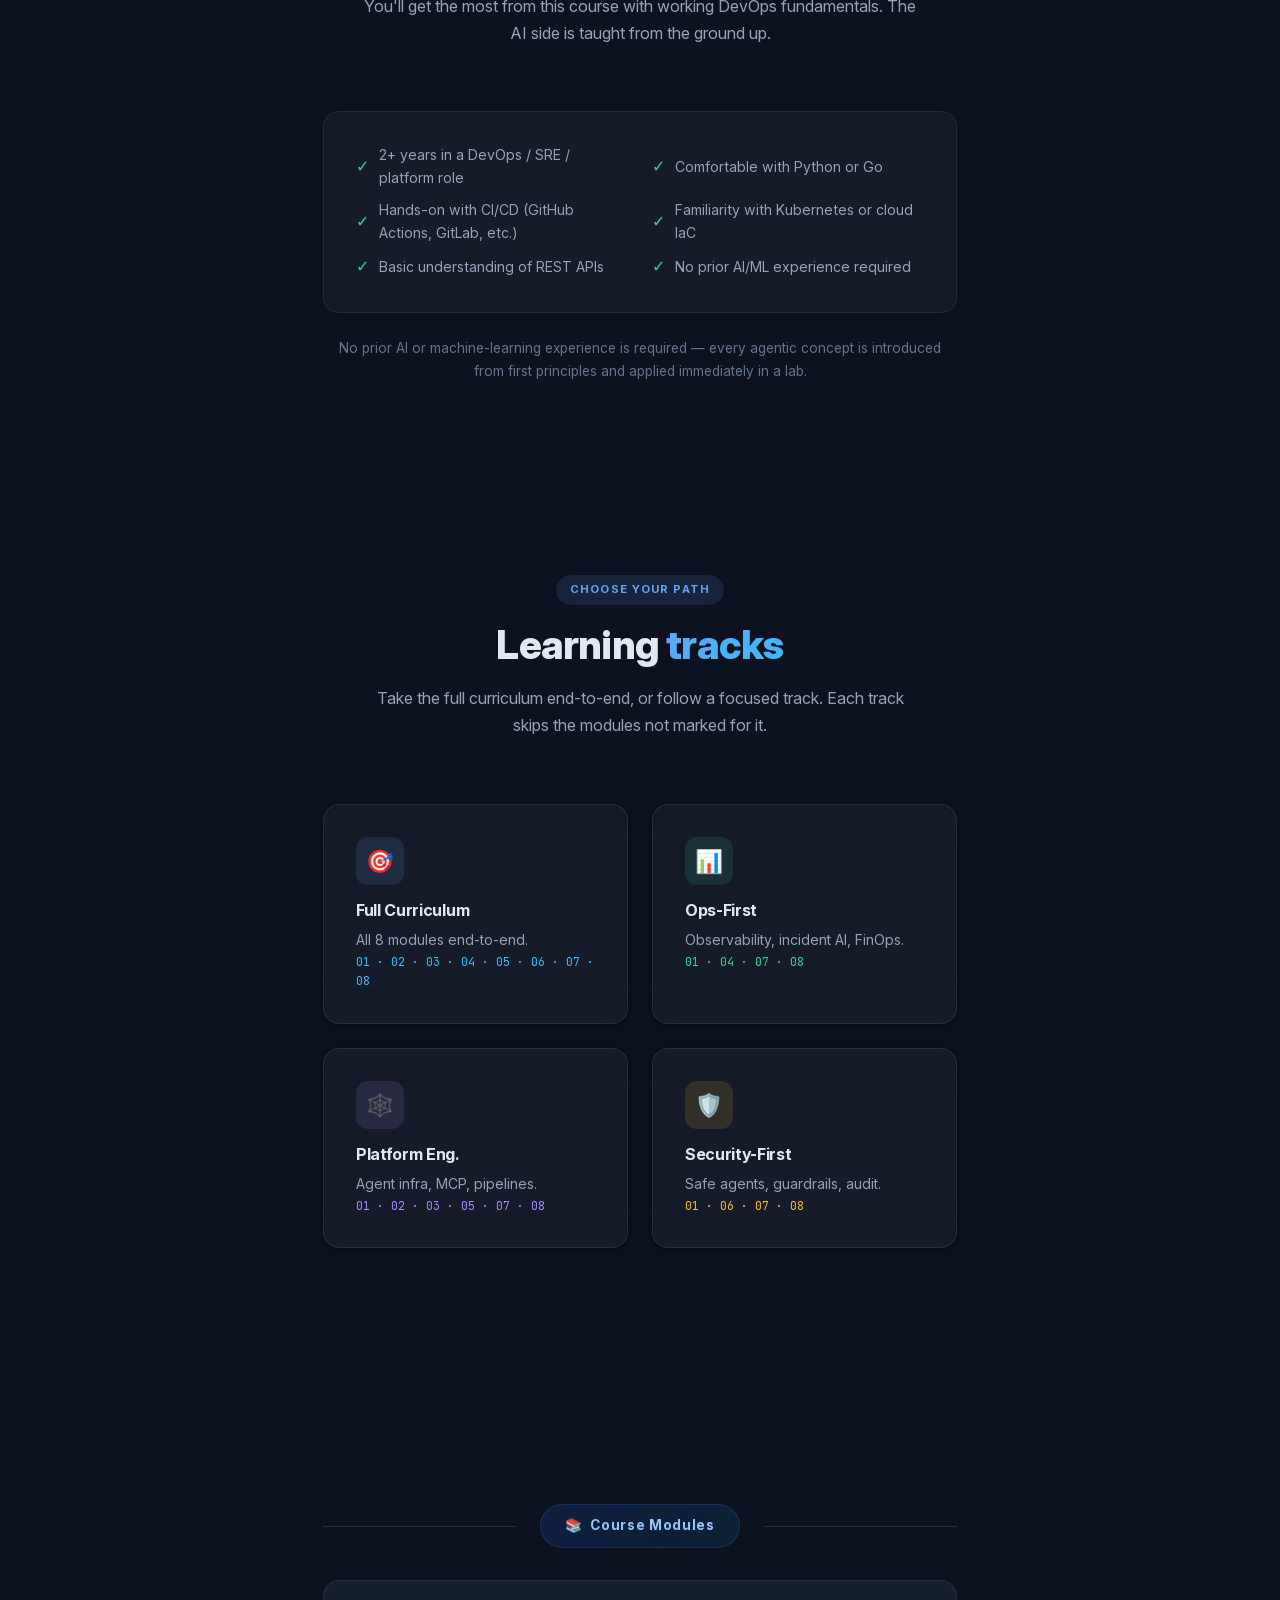
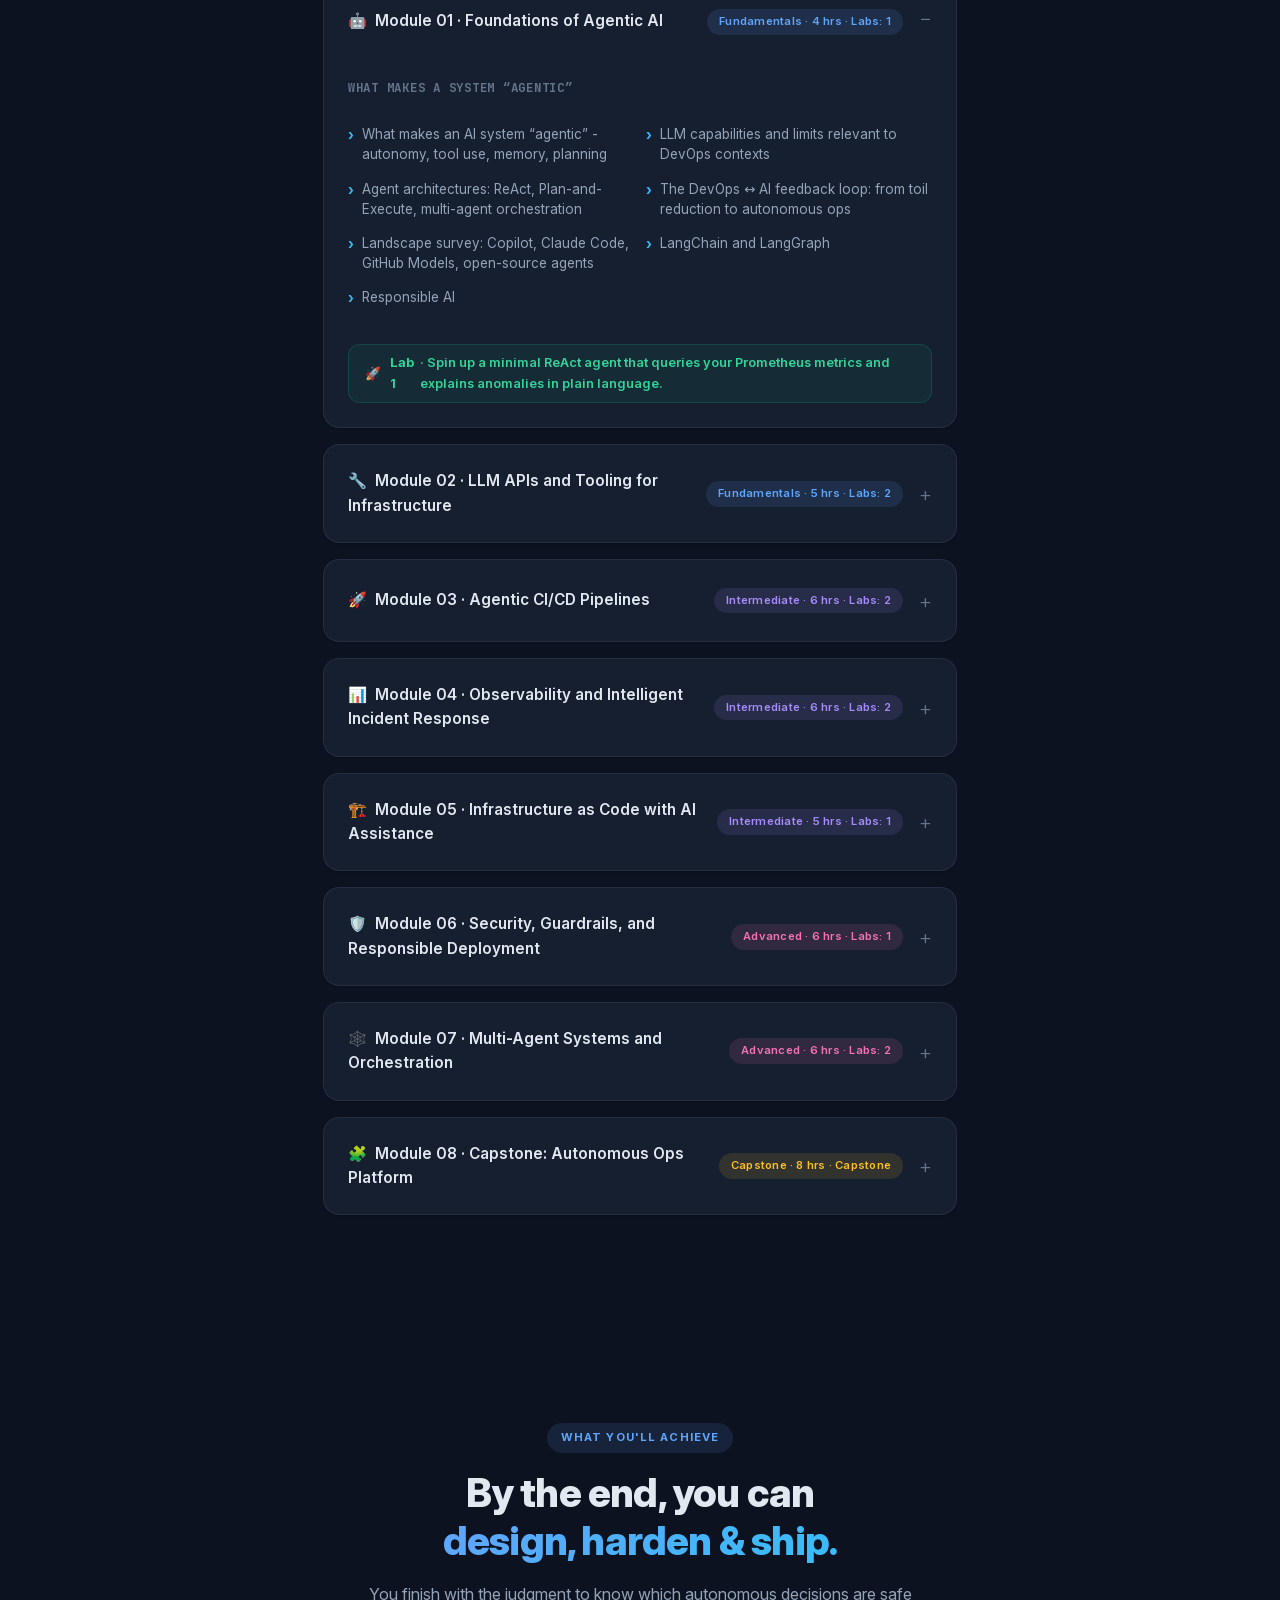
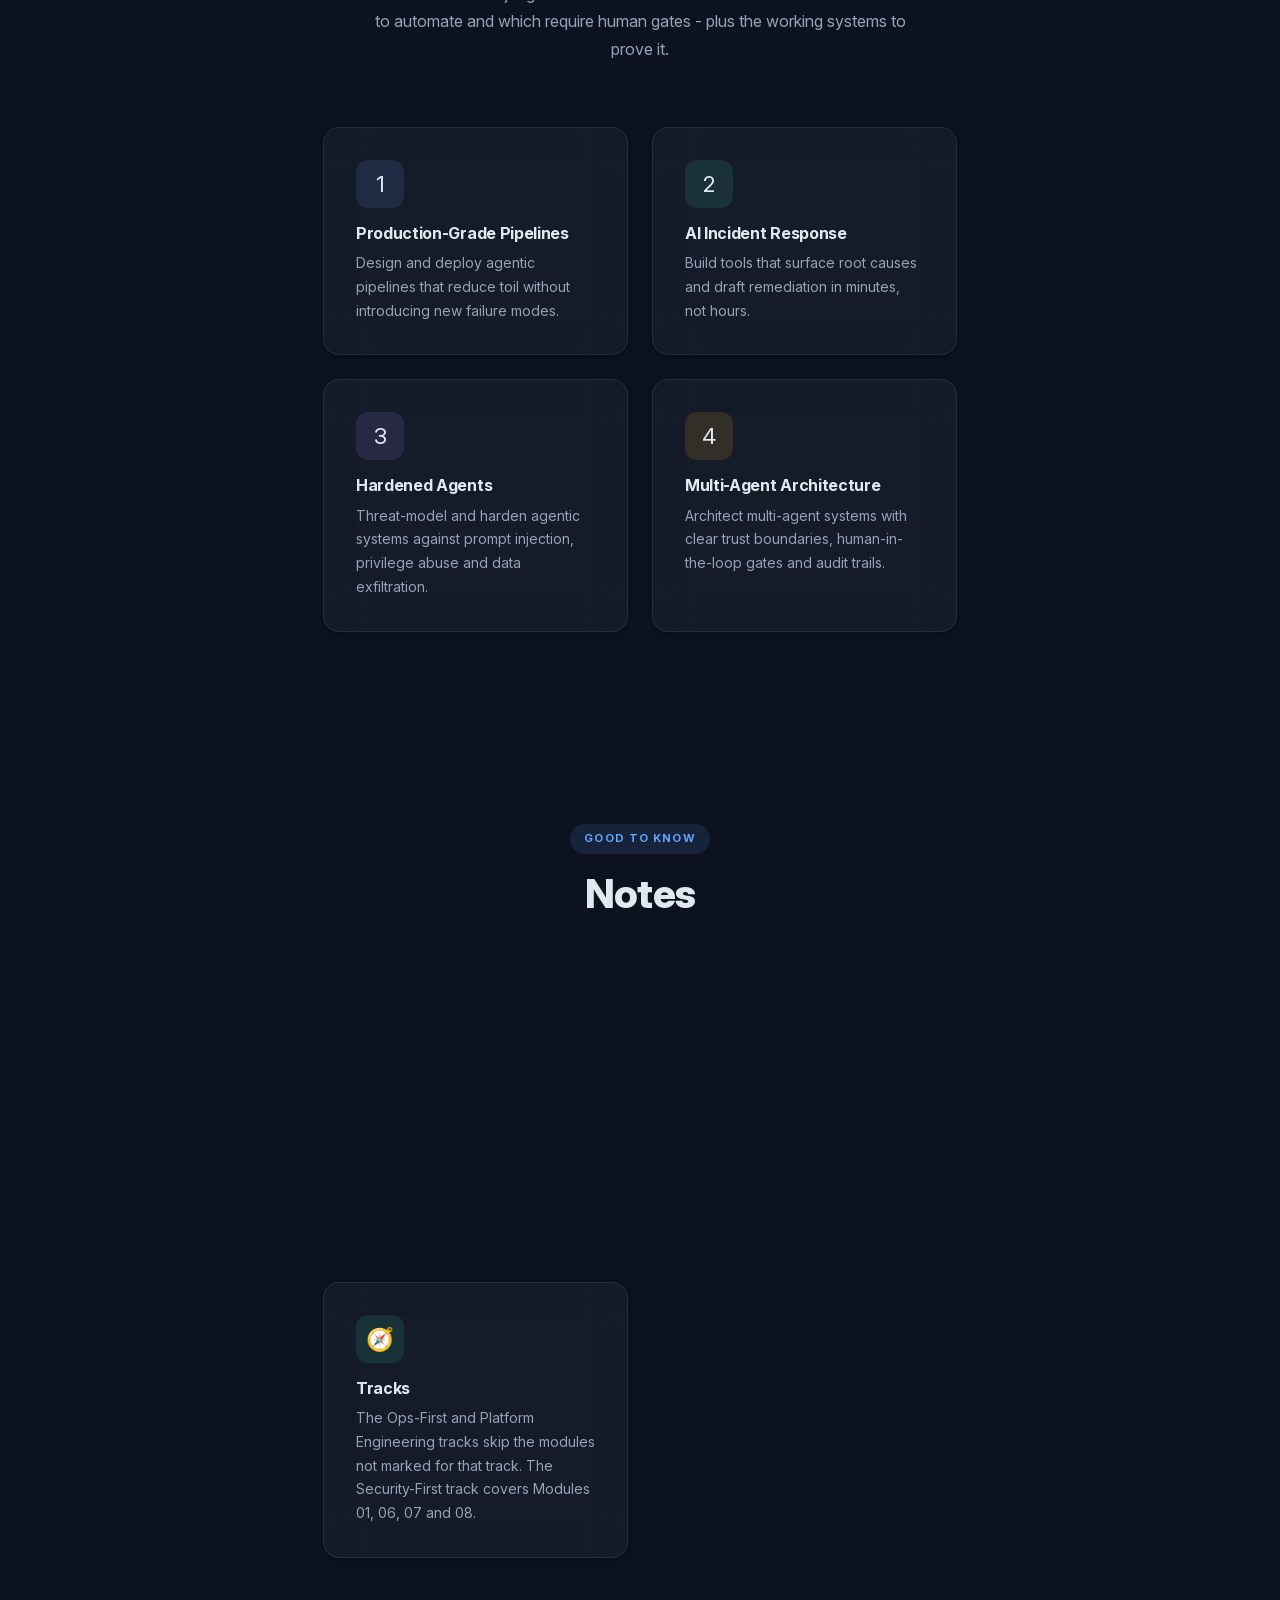
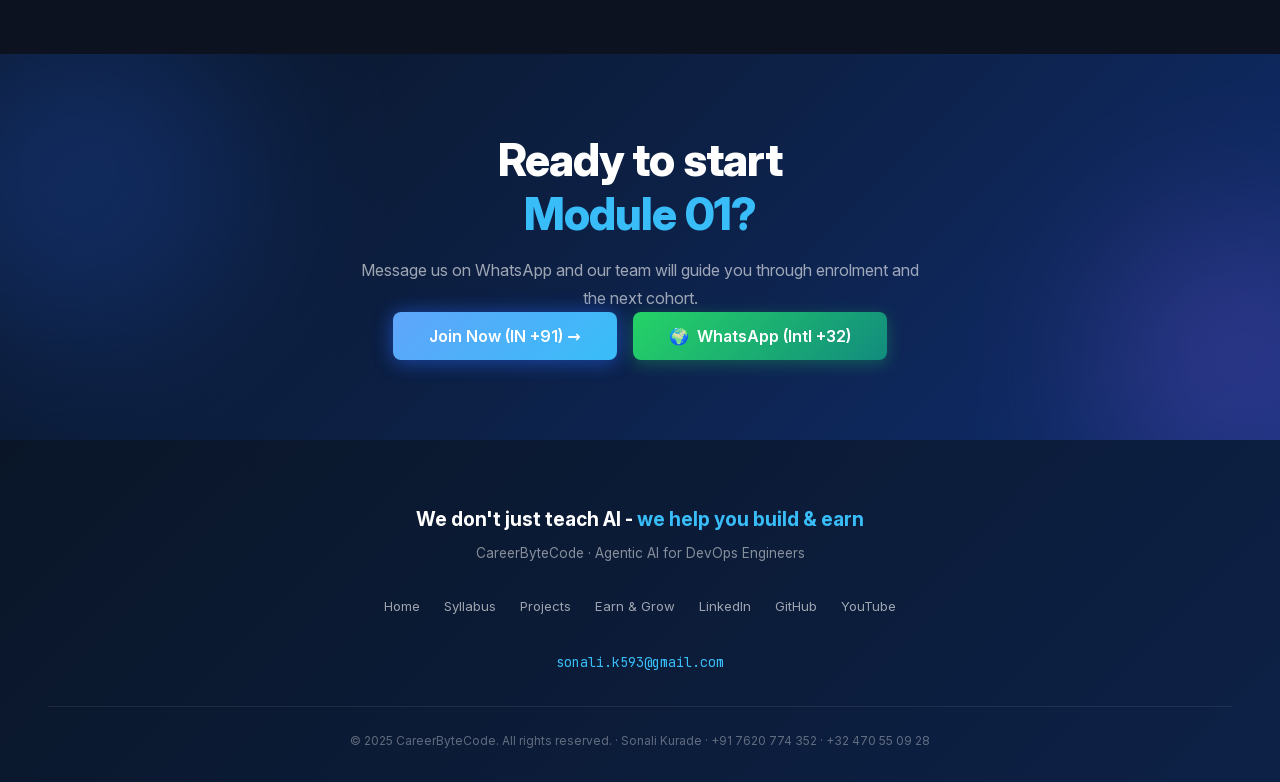
<file: syllabus.html>
﻿<!DOCTYPE html>
<html lang="en" data-theme="dark">
<head>
<meta charset="UTF-8">
<meta name="viewport" content="width=device-width, initial-scale=1.0">
<meta name="description" content="Full syllabus for Agentic AI for DevOps Engineers: 8 modules, 11 hands-on labs and a capstone covering agentic foundations, LLM tooling, CI/CD, observability, IaC, security, multi-agent orchestration and an autonomous ops platform.">
<meta property="og:title" content="Syllabus | Agentic AI for DevOps - CareerByteCode">
<meta property="og:description" content="8 modules, hands-on labs and a capstone - from LLM fundamentals to a shipped autonomous ops platform.">
<meta property="og:type" content="website">
<meta property="og:url" content="https://careerbytecode.github.io/agentic-ai-projects/syllabus.html">
<meta property="og:image" content="https://careerbytecode.github.io/agentic-ai-projects/og-image.png">
<meta name="twitter:card" content="summary_large_image">
<meta name="theme-color" content="#0c1220">
<link rel="canonical" href="https://careerbytecode.github.io/agentic-ai-projects/syllabus.html">
<link rel="icon" href="favicon-32.png" sizes="32x32" type="image/png">
<title>Syllabus | Agentic AI for DevOps - CareerByteCode</title>
<link rel="preload" href="fonts/inter-latin.woff2" as="font" type="font/woff2" crossorigin>
<link rel="preload" href="fonts/jetbrains-mono-latin.woff2" as="font" type="font/woff2" crossorigin>
<link rel="stylesheet" href="shared-premium.css">
<style>
/* ===== SELF-HOSTED FONTS (Latin subset, variable axes preserved) ===== */
@font-face{font-family:'Inter';font-style:normal;font-weight:300 800;font-display:optional;src:url('fonts/inter-latin.woff2') format('woff2');unicode-range:U+0000-00FF,U+0131,U+0152-0153,U+02BB-02BC,U+02C6,U+02DA,U+02DC,U+0304,U+0308,U+0329,U+2000-206F,U+20AC,U+2122,U+2191,U+2193,U+2212,U+2215,U+FEFF,U+FFFD;}
@font-face{font-family:'JetBrains Mono';font-style:normal;font-weight:400 800;font-display:optional;src:url('fonts/jetbrains-mono-latin.woff2') format('woff2');unicode-range:U+0000-00FF,U+0131,U+0152-0153,U+02BB-02BC,U+02C6,U+02DA,U+02DC,U+0304,U+0308,U+0329,U+2000-206F,U+20AC,U+2122,U+2191,U+2193,U+2212,U+2215,U+FEFF,U+FFFD;}

/* ===== SYLLABUS HERO ===== */
.syl-hero{background:linear-gradient(135deg,#060d1a 0%,#0a1628 50%,#0d2147 100%);padding:calc(var(--nav-h) + var(--sp-10)) var(--sp-6) var(--sp-8);text-align:center;position:relative;overflow:hidden;}
.syl-hero::before{content:'';position:absolute;inset:0;background-image:linear-gradient(rgba(59,130,246,0.05) 1px,transparent 1px),linear-gradient(90deg,rgba(59,130,246,0.05) 1px,transparent 1px);background-size:60px 60px;}
.syl-hero-orb{position:absolute;border-radius:50%;filter:blur(80px);pointer-events:none;opacity:0.35;}
.syl-hero-orb-1{width:400px;height:400px;background:rgba(37,99,235,0.3);top:-20%;left:-10%;}
.syl-hero-orb-2{width:350px;height:350px;background:rgba(139,92,246,0.25);bottom:-20%;right:-10%;}
.syl-hero__badge{display:inline-flex;align-items:center;gap:8px;background:rgba(59,130,246,0.12);border:1px solid rgba(59,130,246,0.25);color:#93c5fd;font-size:0.7rem;font-weight:700;letter-spacing:0.1em;text-transform:uppercase;padding:6px 18px;border-radius:var(--r-full);margin-bottom:var(--sp-3);position:relative;z-index:1;}
.syl-hero h1{font-size:clamp(2rem,5vw,3.5rem);font-weight:800;color:#fff;letter-spacing:-0.04em;margin-bottom:var(--sp-2);position:relative;z-index:1;}
.syl-hero h1 span{background:linear-gradient(90deg,#60a5fa,#38bdf8,#06b6d4);-webkit-background-clip:text;-webkit-text-fill-color:transparent;background-clip:text;}
.syl-hero p{color:rgba(255,255,255,0.6);max-width:580px;margin:0 auto var(--sp-5);position:relative;z-index:1;font-size:1rem;line-height:1.7;}
.syl-hero__actions{display:flex;gap:var(--sp-2);flex-wrap:wrap;justify-content:center;position:relative;z-index:1;}
.btn--whatsapp{background:linear-gradient(135deg,#25D366,#128C7E);color:#fff;box-shadow:0 4px 16px rgba(37,211,102,0.3);border:none;}
.btn--whatsapp:hover{transform:translateY(-2px);box-shadow:0 8px 28px rgba(37,211,102,0.45);}
.btn--glow{box-shadow:0 0 20px rgba(37,99,235,0.4),0 4px 20px rgba(37,99,235,0.3);}
.btn--glow:hover{box-shadow:0 0 30px rgba(37,99,235,0.5),0 8px 30px rgba(37,99,235,0.4);}
.btn--glass{background:rgba(255,255,255,0.06);border:1px solid rgba(255,255,255,0.12);color:rgba(255,255,255,0.85);backdrop-filter:blur(12px);}
.btn--glass:hover{background:rgba(255,255,255,0.12);color:#fff;}

/* ===== TRACK DIVIDER ===== */
.track-divider{display:flex;align-items:center;gap:var(--sp-3);margin:var(--sp-8) 0 var(--sp-4);}
.track-divider__line{flex:1;height:1px;background:var(--border-2);}
.track-divider__label{display:flex;align-items:center;gap:var(--sp-2);padding:10px 24px;border-radius:var(--r-full);font-weight:700;font-size:0.85rem;letter-spacing:0.05em;white-space:nowrap;}
.track-divider__label--devops{background:linear-gradient(135deg,rgba(37,99,235,0.15),rgba(14,165,233,0.1));border:1px solid rgba(37,99,235,0.25);color:#93c5fd;}
.track-divider__label--ai{background:linear-gradient(135deg,rgba(139,92,246,0.15),rgba(236,72,153,0.1));border:1px solid rgba(139,92,246,0.25);color:#c4b5fd;}
.track-divider__days{font-family:var(--font-mono);font-size:0.72rem;color:var(--text-3);font-weight:400;}

/* ===== MODULE TOPICS LIST ===== */
.topic-list{list-style:none;display:grid;grid-template-columns:repeat(auto-fill,minmax(260px,1fr));gap:6px 12px;padding:var(--sp-2) 0;}
.topic-list li{display:flex;align-items:flex-start;gap:8px;font-size:0.84rem;color:var(--text-2);line-height:1.5;padding:4px 0;}
.topic-list li::before{content:'›';color:var(--accent-2);font-weight:700;flex-shrink:0;margin-top:1px;}
.topic-list--ai li::before{color:var(--accent-3);}
.topic-hands-on{display:inline-flex;align-items:center;gap:6px;margin-top:var(--sp-2);padding:8px 16px;background:rgba(16,185,129,0.08);border:1px solid rgba(16,185,129,0.2);border-radius:var(--r-md);font-size:0.8rem;color:var(--success);font-weight:600;}

/* Module sub-heading */
.mod-sub{font-size:0.78rem;font-weight:700;letter-spacing:0.06em;text-transform:uppercase;color:var(--text-3);margin:var(--sp-2) 0 6px;font-family:var(--font-mono);}

/* ===== ENROLL BOTTOM ===== */
.enroll-section{background:linear-gradient(135deg,#0a1628 0%,#0d2147 50%,#0f2d6e 100%);color:#fff;position:relative;overflow:hidden;padding:var(--sp-10) var(--sp-6);}
.enroll-section h2{color:#fff;}
.enroll-section h2 span{background:linear-gradient(135deg,var(--accent-2),#38bdf8);-webkit-background-clip:text;-webkit-text-fill-color:transparent;background-clip:text;}
.enroll-section p{color:rgba(255,255,255,0.6);}
.cta-orb{position:absolute;border-radius:50%;filter:blur(80px);pointer-events:none;opacity:0.25;}
.cta-orb-1{width:350px;height:350px;background:#2563eb;top:-15%;left:-8%;}
.cta-orb-2{width:280px;height:280px;background:#8b5cf6;bottom:-15%;right:-8%;}
.pricing-batch{display:inline-flex;align-items:center;gap:8px;background:rgba(251,191,36,0.1);border:1px solid rgba(251,191,36,0.25);color:#fbbf24;font-size:0.82rem;font-weight:600;padding:10px 22px;border-radius:var(--r-full);margin:var(--sp-3) 0;}
.cta-note-sm{font-size:0.77rem;color:rgba(255,255,255,0.38);margin-top:var(--sp-2);}

/* ===== VALUE PANEL (fixed left, desktop) ===== */
.value-panel{position:fixed;left:16px;top:calc(var(--nav-h,64px) + 12px);bottom:12px;z-index:50;width:252px;background:rgba(5,9,20,0.95);backdrop-filter:blur(24px);-webkit-backdrop-filter:blur(24px);border:1px solid rgba(59,130,246,0.25);border-radius:18px;padding:0;box-shadow:0 4px 40px rgba(0,0,0,0.7),0 0 0 1px rgba(139,92,246,0.1),inset 0 1px 0 rgba(255,255,255,0.06);display:flex;flex-direction:column;}
.value-panel::before{content:'';display:block;height:3px;background:linear-gradient(90deg,#2563eb,#0ea5e9,#8b5cf6);border-radius:18px 18px 0 0;flex-shrink:0;}
.vp-scroll{flex:1;overflow-y:auto;display:flex;flex-direction:column;gap:8px;padding:0 0 4px;scrollbar-width:thin;scrollbar-color:rgba(59,130,246,0.25) transparent;}
.vp-scroll::-webkit-scrollbar{width:3px;}
.vp-scroll::-webkit-scrollbar-thumb{background:rgba(59,130,246,0.3);border-radius:2px;}
.vp-header{text-align:center;padding:12px 14px 10px;border-bottom:1px solid rgba(255,255,255,0.08);flex-shrink:0;}
.vp-eyebrow{font-size:0.6rem;font-weight:700;letter-spacing:0.15em;text-transform:uppercase;color:rgba(255,255,255,0.38);font-family:var(--font-mono);margin-bottom:4px;}
.vp-price{font-size:2rem;font-weight:800;color:#fff;letter-spacing:-0.04em;line-height:1.1;}
.vp-price sup{font-size:1rem;font-weight:700;color:#38bdf8;vertical-align:super;line-height:0;}
.vp-hook{font-size:0.68rem;color:rgba(255,255,255,0.48);margin-top:4px;font-style:italic;line-height:1.5;}
.vp-label{font-size:0.6rem;font-weight:700;letter-spacing:0.12em;text-transform:uppercase;color:#38bdf8;font-family:var(--font-mono);padding:6px 14px 2px;}
.vp-item{display:flex;align-items:flex-start;gap:9px;padding:5px 14px;transition:background 0.15s;cursor:default;}
.vp-item:hover{background:rgba(255,255,255,0.05);}
.vp-ico{font-size:1rem;flex-shrink:0;margin-top:1px;line-height:1;}
.vp-txt strong{display:block;font-size:0.84rem;font-weight:700;color:rgba(255,255,255,0.95);line-height:1.3;}
.vp-txt span{font-size:0.7rem;color:rgba(255,255,255,0.42);line-height:1.45;}
.vp-divider{height:1px;background:rgba(255,255,255,0.08);margin:4px 0;}
.vp-footer{flex-shrink:0;padding:8px 14px 0;}
.vp-cta{display:block;text-align:center;background:linear-gradient(135deg,#2563eb,#0ea5e9);color:#fff !important;font-size:0.84rem;font-weight:700;padding:11px;border-radius:11px;text-decoration:none !important;letter-spacing:0.03em;transition:all 0.2s;box-shadow:0 4px 20px rgba(37,99,235,0.4);}
.vp-cta:hover{transform:translateY(-2px);box-shadow:0 8px 28px rgba(37,99,235,0.55);}
/* ===== MOBILE TOP TICKER ===== */
.value-ticker-wrap{display:none;position:fixed;top:var(--nav-h,64px);left:0;right:0;z-index:48;background:rgba(5,9,20,0.96);border-bottom:1px solid rgba(59,130,246,0.18);overflow:hidden;height:34px;align-items:center;}
.value-ticker{display:inline-flex;align-items:center;white-space:nowrap;animation:ticker-scroll 36s linear infinite;}
@keyframes ticker-scroll{0%{transform:translateX(0);}100%{transform:translateX(-50%);}}
.value-ticker .vt-item{font-size:0.7rem;color:rgba(255,255,255,0.65);padding:0 8px;font-weight:500;}
.value-ticker .vt-sep{color:rgba(59,130,246,0.5);padding:0 2px;font-weight:700;}
/* ===== MOBILE BOTTOM BAR ===== */
.value-bottom-bar{display:none;position:fixed;bottom:0;left:0;right:0;z-index:48;background:rgba(5,9,20,0.97);backdrop-filter:blur(12px);-webkit-backdrop-filter:blur(12px);border-top:1px solid rgba(59,130,246,0.18);padding:10px 16px;align-items:center;justify-content:space-between;gap:10px;}
.vbb-info strong{display:block;font-size:0.88rem;font-weight:700;color:#fff;}
.vbb-info span{font-size:0.7rem;color:rgba(255,255,255,0.45);}
.vbb-btn{display:inline-flex;align-items:center;gap:5px;background:linear-gradient(135deg,#2563eb,#0ea5e9);color:#fff !important;font-size:0.8rem;font-weight:700;padding:10px 18px;border-radius:10px;text-decoration:none !important;white-space:nowrap;flex-shrink:0;box-shadow:0 4px 16px rgba(37,99,235,0.4);}
/* ===== SCHEDULE PANEL (fixed right, desktop) ===== */
.schedule-panel{position:fixed;right:16px;top:calc(var(--nav-h,64px) + 12px);bottom:12px;z-index:50;width:252px;background:rgba(5,9,20,0.95);backdrop-filter:blur(24px);-webkit-backdrop-filter:blur(24px);border:1px solid rgba(16,185,129,0.22);border-radius:18px;padding:0;box-shadow:0 4px 40px rgba(0,0,0,0.7),0 0 0 1px rgba(16,185,129,0.08),inset 0 1px 0 rgba(255,255,255,0.06);display:flex;flex-direction:column;}
.schedule-panel::before{content:'';display:block;height:3px;background:linear-gradient(90deg,#10b981,#34d399,#a78bfa);border-radius:18px 18px 0 0;flex-shrink:0;}
.sp-scroll{flex:1;overflow-y:auto;display:flex;flex-direction:column;gap:0;padding:0 0 4px;scrollbar-width:thin;scrollbar-color:rgba(16,185,129,0.25) transparent;}
.sp-scroll::-webkit-scrollbar{width:3px;}
.sp-scroll::-webkit-scrollbar-thumb{background:rgba(16,185,129,0.3);border-radius:2px;}
.sp-header{text-align:center;padding:12px 14px 10px;border-bottom:1px solid rgba(255,255,255,0.08);flex-shrink:0;}
.sp-eyebrow{font-size:0.6rem;font-weight:700;letter-spacing:0.15em;text-transform:uppercase;color:rgba(255,255,255,0.38);font-family:var(--font-mono);margin-bottom:4px;}
.sp-title{font-size:1.05rem;font-weight:800;color:#fff;line-height:1.25;letter-spacing:-0.02em;}
.sp-title-accent{background:linear-gradient(90deg,#34d399,#06b6d4);-webkit-background-clip:text;-webkit-text-fill-color:transparent;background-clip:text;}
.sp-timezone{display:inline-flex;align-items:center;gap:5px;font-size:0.6rem;color:rgba(255,255,255,0.35);margin-top:5px;font-family:var(--font-mono);background:rgba(255,255,255,0.04);padding:3px 10px;border-radius:var(--r-full);}
.sp-session{padding:10px 14px;}
.sp-session + .sp-session{border-top:1px solid rgba(255,255,255,0.06);}
.sp-session-badge{display:inline-flex;align-items:center;gap:5px;font-size:0.6rem;font-weight:700;letter-spacing:0.1em;text-transform:uppercase;padding:3px 9px;border-radius:var(--r-full);margin-bottom:7px;}
.sp-session--morning .sp-session-badge{background:rgba(16,185,129,0.15);color:#34d399;border:1px solid rgba(16,185,129,0.25);}
.sp-session--aiops .sp-session-badge{background:rgba(139,92,246,0.15);color:#a78bfa;border:1px solid rgba(139,92,246,0.25);}
.sp-live-dot{width:5px;height:5px;background:#34d399;border-radius:50%;box-shadow:0 0 5px #34d399;display:inline-block;animation:sp-blink 1.8s ease-in-out infinite;}
.sp-ai-dot{width:5px;height:5px;background:#a78bfa;border-radius:50%;box-shadow:0 0 5px #a78bfa;display:inline-block;animation:sp-blink 1.8s ease-in-out infinite;}
@keyframes sp-blink{0%,100%{opacity:1;}50%{opacity:0.3;}}
.sp-session-days{font-size:0.78rem;font-weight:700;color:rgba(255,255,255,0.88);margin-bottom:2px;}
.sp-session-time{font-size:1.1rem;font-weight:800;letter-spacing:-0.03em;margin-bottom:5px;font-family:var(--font-mono);}
.sp-session--morning .sp-session-time{color:#34d399;}
.sp-session--aiops .sp-session-time{color:#a78bfa;}
.sp-session-desc{font-size:0.7rem;color:rgba(255,255,255,0.45);line-height:1.55;}
.sp-tags{display:flex;flex-wrap:wrap;gap:4px;margin-top:7px;}
.sp-tag{font-size:0.58rem;font-weight:600;padding:2px 7px;border-radius:5px;background:rgba(139,92,246,0.1);color:rgba(167,139,250,0.8);border:1px solid rgba(139,92,246,0.2);}
.sp-commit{padding:8px 14px;border-top:1px solid rgba(255,255,255,0.06);display:flex;flex-direction:column;gap:7px;}
.sp-commit-row{display:flex;align-items:flex-start;gap:8px;}
.sp-ico{font-size:0.9rem;flex-shrink:0;line-height:1.3;}
.sp-txt strong{display:block;font-size:0.8rem;font-weight:700;color:rgba(255,255,255,0.88);line-height:1.2;}
.sp-txt span{font-size:0.67rem;color:rgba(255,255,255,0.4);}
.sp-footer{flex-shrink:0;padding:8px 14px 10px;border-top:1px solid rgba(255,255,255,0.06);}
.sp-cta{display:block;text-align:center;background:linear-gradient(135deg,#059669,#10b981);color:#fff !important;font-size:0.84rem;font-weight:700;padding:11px;border-radius:11px;text-decoration:none !important;letter-spacing:0.03em;transition:all 0.2s;box-shadow:0 4px 20px rgba(16,185,129,0.28);}
.sp-cta:hover{transform:translateY(-2px);box-shadow:0 8px 28px rgba(16,185,129,0.42);}
@media(max-width:1100px){
  .value-panel{display:none;}
  .schedule-panel{display:none;}
  .value-ticker-wrap{display:flex;}
  .value-bottom-bar{display:flex;}
  body{padding-bottom:64px;}
}

/* ===== PANEL-AWARE LAYOUT (desktop only) ===== */
@media(min-width:1101px){
  main{padding-left:275px;padding-right:275px;}
  /* Re-expand full-bleed sections */
  .syl-hero,.enroll-section{margin-left:-275px;margin-right:-275px;}
  .syl-hero{padding-left:310px;padding-right:310px;}
  .enroll-section > .container{max-width:calc(100vw - 590px);}
  /* Stats bar */
  .stats-bar{margin-left:-275px;margin-right:-275px;padding-left:310px;padding-right:310px;}
}

@media print{
  .nav,.scroll-progress,.nav__mobile,.orb,.btt,.noise,.value-panel,.schedule-panel,.value-ticker-wrap,.value-bottom-bar{display:none !important;}
  .reveal{opacity:1;transform:none;}
  body{background:#fff;color:#000;}
}
</style>
</head>
<body>

<div class="noise"></div>
<div class="orb orb-1"></div>
<div class="orb orb-2"></div>
<div class="orb orb-3"></div>
<div class="scroll-progress" role="progressbar" aria-label="Page scroll progress"></div>

<!-- VALUE PANEL -->
<aside class="value-panel" aria-label="Agentic AI for DevOps program">
  <div class="vp-header">
    <div class="vp-eyebrow">Want to know more?</div>
    <a class="vp-cta" href="https://wa.me/917620774352" target="_blank" rel="noopener noreferrer" style="margin-top:8px;">&#128172;&nbsp; Message us on WhatsApp</a>
    <div class="vp-hook" style="margin-top:8px;">IN +91 &middot; INT +32 &mdash; quick walkthrough on WhatsApp.</div>
  </div>
  <div class="vp-scroll">
    <div class="vp-label">8 Modules</div>
    <div class="vp-item"><span class="vp-ico">&#129302;</span><div class="vp-txt"><strong>01 &middot; Foundations</strong><span>Agentic AI from first principles</span></div></div>
    <div class="vp-item"><span class="vp-ico">&#128295;</span><div class="vp-txt"><strong>02 &middot; LLM Tooling</strong><span>kubectl, Terraform, AWS CLI</span></div></div>
    <div class="vp-item"><span class="vp-ico">&#128640;</span><div class="vp-txt"><strong>03 &middot; Agentic CI/CD</strong><span>PR review, rollback, risk</span></div></div>
    <div class="vp-item"><span class="vp-ico">&#128202;</span><div class="vp-txt"><strong>04 &middot; Observability</strong><span>RAG over logs, incidents</span></div></div>
    <div class="vp-item"><span class="vp-ico">&#127959;&#65039;</span><div class="vp-txt"><strong>05 &middot; IaC with AI</strong><span>Drift, policy-as-code</span></div></div>
    <div class="vp-item"><span class="vp-ico">&#128737;&#65039;</span><div class="vp-txt"><strong>06 &middot; Security</strong><span>Guardrails, red-team, audit</span></div></div>
    <div class="vp-item"><span class="vp-ico">&#128376;&#65039;</span><div class="vp-txt"><strong>07 &middot; Multi-Agent</strong><span>MCP, orchestration</span></div></div>
    <div class="vp-item"><span class="vp-ico">&#129513;</span><div class="vp-txt"><strong>08 &middot; Capstone</strong><span>Autonomous ops platform</span></div></div>
  </div>
  <div class="vp-footer"><a class="vp-cta" href="https://wa.me/917620774352" target="_blank" rel="noopener noreferrer">Join the Next Cohort &rarr;</a></div>
</aside>

<!-- SCHEDULE PANEL -->
<aside class="schedule-panel" aria-label="Program format">
  <div class="sp-header">
    <div class="sp-eyebrow">Program Format</div>
    <div class="sp-title">Concepts +<br><span class="sp-title-accent">Hands-On Labs</span></div>
    <div class="sp-timezone">&#129504; No prior AI/ML required</div>
  </div>
  <div class="sp-scroll">
    <div class="sp-session sp-session--morning">
      <div class="sp-session-badge"><span class="sp-live-dot"></span>&nbsp;Total Effort</div>
      <div class="sp-session-days">8 Modules</div>
      <div class="sp-session-time">40&ndash;50 hrs</div>
      <div class="sp-session-desc">Lectures, labs and self-study across the full curriculum.</div>
    </div>
    <div class="sp-session sp-session--aiops">
      <div class="sp-session-badge"><span class="sp-ai-dot"></span>&nbsp;Lab Environment</div>
      <div class="sp-session-days">API + Sandbox</div>
      <div class="sp-session-time">Free-tier OK</div>
      <div class="sp-session-desc">Labs need API access to an LLM provider and a sandbox - AWS free-tier or a local k3s cluster works fine.</div>
      <div class="sp-tags"><span class="sp-tag">AWS</span><span class="sp-tag">k3s</span><span class="sp-tag">LLM API</span></div>
    </div>
    <div class="sp-commit">
      <div class="sp-commit-row"><span class="sp-ico">&#127919;</span><div class="sp-txt"><strong>11 Hands-On Labs</strong><span>Real infrastructure</span></div></div>
      <div class="sp-commit-row"><span class="sp-ico">&#129513;</span><div class="sp-txt"><strong>1 Capstone</strong><span>Ship a working platform</span></div></div>
      <div class="sp-commit-row"><span class="sp-ico">&#128176;</span><div class="sp-txt"><strong>Earn From Your Skills</strong><span>Evaluation &rarr; community</span></div></div>
    </div>
  </div>
  <div class="sp-footer"><a class="sp-cta" href="https://wa.me/32470550928" target="_blank" rel="noopener noreferrer">&#127757;&nbsp; WhatsApp (Intl +32) &rarr;</a></div>
</aside>

<div class="value-ticker-wrap" aria-hidden="true">
  <div class="value-ticker">
    <span class="vt-item">&#129302; Agentic AI Foundations</span><span class="vt-sep">&middot;</span>
    <span class="vt-item">&#128295; LLM Tooling</span><span class="vt-sep">&middot;</span>
    <span class="vt-item">&#128640; Agentic CI/CD</span><span class="vt-sep">&middot;</span>
    <span class="vt-item">&#128202; Observability AI</span><span class="vt-sep">&middot;</span>
    <span class="vt-item">&#127959;&#65039; IaC with AI</span><span class="vt-sep">&middot;</span>
    <span class="vt-item">&#128737;&#65039; Security &amp; Guardrails</span><span class="vt-sep">&middot;</span>
    <span class="vt-item">&#128376;&#65039; Multi-Agent Systems</span><span class="vt-sep">&middot;</span>
    <span class="vt-item">&#127919; Hands-On Labs</span><span class="vt-sep">&middot;</span>
    <span class="vt-item">&#129513; Capstone</span><span class="vt-sep">&middot;</span>
    <span class="vt-item">&#128176; Earn From Your Skills</span><span class="vt-sep">&middot;</span>
    <span class="vt-item">&#129302; Agentic AI Foundations</span><span class="vt-sep">&middot;</span>
    <span class="vt-item">&#128295; LLM Tooling</span><span class="vt-sep">&middot;</span>
    <span class="vt-item">&#128640; Agentic CI/CD</span><span class="vt-sep">&middot;</span>
    <span class="vt-item">&#128202; Observability AI</span><span class="vt-sep">&middot;</span>
    <span class="vt-item">&#127959;&#65039; IaC with AI</span><span class="vt-sep">&middot;</span>
    <span class="vt-item">&#128737;&#65039; Security &amp; Guardrails</span><span class="vt-sep">&middot;</span>
    <span class="vt-item">&#128376;&#65039; Multi-Agent Systems</span><span class="vt-sep">&middot;</span>
    <span class="vt-item">&#127919; Hands-On Labs</span><span class="vt-sep">&middot;</span>
    <span class="vt-item">&#129513; Capstone</span><span class="vt-sep">&middot;</span>
    <span class="vt-item">&#128176; Earn From Your Skills</span><span class="vt-sep">&middot;</span>
  </div>
</div>

<nav class="nav" role="navigation" aria-label="Main navigation">
  <a class="nav__logo" href="index.html" aria-label="CareerByteCode home">
    <picture><source srcset="cbc-logo-72.webp" type="image/webp"><img src="cbc-logo-72.png" alt="CBC" class="nav__logo-icon" width="36" height="36"></picture>
    <span class="nav__logo-text">Career<em>ByteCode</em></span>
  </a>
  <div class="nav__links">
    <a href="index.html">Home</a>
    <a href="syllabus.html" class="active">Syllabus</a>
    <a href="projects.html">Projects</a>
    <a href="index.html#instructors">Instructors</a>
    <a href="index.html#pricing">Pricing</a>
    <a href="earn.html">Earn &amp; Grow</a>
  </div>
  <div style="display:flex;align-items:center;gap:12px;">
    <button class="theme-toggle" id="theme-toggle" aria-label="Toggle dark mode"></button>
    <a class="nav__cta" href="https://wa.me/917620774352" target="_blank" rel="noopener noreferrer">Join Now</a>
  </div>
  <button class="nav__hamburger" aria-label="Toggle menu" aria-expanded="false"><span></span><span></span><span></span></button>
</nav>
<div class="nav__mobile" role="navigation" aria-label="Mobile navigation">
    <a href="index.html">Home</a>
    <a href="syllabus.html" class="active">Syllabus</a>
    <a href="projects.html">Projects</a>
    <a href="index.html#instructors">Instructors</a>
    <a href="index.html#pricing">Pricing</a>
    <a href="earn.html">Earn &amp; Grow</a>
  <button class="theme-toggle" id="theme-toggle-mobile" aria-label="Toggle dark mode" style="margin-top:12px;"></button>
  <a class="nav__cta" href="https://wa.me/917620774352" target="_blank" rel="noopener noreferrer" style="display:inline-flex;margin-top:12px;">Join Now</a>
</div>

<main>

<!-- HERO -->
<section class="syl-hero">
  <div class="syl-hero-orb syl-hero-orb-1"></div>
  <div class="syl-hero-orb syl-hero-orb-2"></div>
  <div class="syl-hero__badge reveal">&#128218;&nbsp; Complete Program Syllabus</div>
  <h1 class="reveal">Agentic AI for DevOps <span>Full Curriculum</span></h1>
  <p class="reveal">Eight modules, each pairing concepts with hands-on labs against real infrastructure &mdash; from LLM fundamentals to a shipped autonomous ops platform. Work through it end-to-end or follow a focused track.</p>
  <div class="syl-hero__actions reveal">
    <a class="btn btn--primary btn--lg btn--magnetic btn--glow" href="https://wa.me/917620774352" target="_blank" rel="noopener noreferrer">Join Now &rarr;</a>
    <a class="btn btn--whatsapp btn--lg btn--magnetic" href="https://wa.me/32470550928" target="_blank" rel="noopener noreferrer">&#127757;&nbsp; WhatsApp (Intl +32)</a>
  </div>
</section>

<!-- STATS -->
<div class="stats-bar stats-bar--dark reveal" role="region" aria-label="Syllabus statistics">
  <div class="stat"><div class="stat__num"><span style="color:var(--accent-2);" data-count-to="8">&#8212;</span></div><div class="stat__label">Modules</div></div>
  <div class="stat"><div class="stat__num"><span style="color:var(--success);" data-count-to="11">&#8212;</span></div><div class="stat__label">Hands-On Labs</div></div>
  <div class="stat"><div class="stat__num"><span style="color:var(--gold);" data-count-to="1">&#8212;</span></div><div class="stat__label">Capstone</div></div>
  <div class="stat"><div class="stat__num"><span style="color:var(--accent-3);" data-count-to="4">&#8212;</span></div><div class="stat__label">Focused Tracks</div></div>
</div>

<!-- OVERVIEW -->
<section class="section reveal" id="overview">
<div class="container">
  <div class="section-header">
    <div class="section-tag">program overview</div>
    <h2>Course <span class="text-gradient">overview</span></h2>
  </div>
  <div class="hero-glass-card reveal" style="max-width:820px;margin:0 auto;">
    <p><strong>Agentic AI for DevOps Engineers</strong> takes you from LLM fundamentals to shipping autonomous ops systems. Every module pairs concepts with hands-on labs against real infrastructure tools &mdash; Kubernetes, Terraform, CI/CD and observability stacks &mdash; and closes with a capstone where you design, harden and demo a working autonomous ops platform.</p>
    <p style="margin-top:var(--sp-2);color:var(--text-3);">By the end, you can design and deploy agentic pipelines that reduce toil, build AI-powered incident response, and harden multi-agent systems with clear trust boundaries and audit trails &mdash; all using the tools you already run in production.</p>
  </div>
</div>
</section>

<!-- PREREQUISITES -->
<section class="section reveal" id="prerequisites">
<div class="container">
  <div class="section-header">
    <div class="section-tag">before you start</div>
    <h2>Prerequisites</h2>
    <p>You'll get the most from this course with working DevOps fundamentals. The AI side is taught from the ground up.</p>
  </div>
  <div class="tech-card">
    <div style="display:grid;grid-template-columns:repeat(2,1fr);gap:10px 24px;">
      <div class="pricing-item" style="color:var(--text-2);"><span class="pi-check" style="color:var(--success);">&#10003;</span> 2+ years in a DevOps / SRE / platform role</div>
      <div class="pricing-item" style="color:var(--text-2);"><span class="pi-check" style="color:var(--success);">&#10003;</span> Comfortable with Python or Go</div>
      <div class="pricing-item" style="color:var(--text-2);"><span class="pi-check" style="color:var(--success);">&#10003;</span> Hands-on with CI/CD (GitHub Actions, GitLab, etc.)</div>
      <div class="pricing-item" style="color:var(--text-2);"><span class="pi-check" style="color:var(--success);">&#10003;</span> Familiarity with Kubernetes or cloud IaC</div>
      <div class="pricing-item" style="color:var(--text-2);"><span class="pi-check" style="color:var(--success);">&#10003;</span> Basic understanding of REST APIs</div>
      <div class="pricing-item" style="color:var(--text-2);"><span class="pi-check" style="color:var(--success);">&#10003;</span> No prior AI/ML experience required</div>
    </div>
  </div>
  <p style="text-align:center;color:var(--text-3);font-size:0.85rem;margin-top:var(--sp-3);max-width:660px;margin-left:auto;margin-right:auto;">No prior AI or machine-learning experience is required &mdash; every agentic concept is introduced from first principles and applied immediately in a lab.</p>
</div>
</section>

<!-- TRACKS -->
<section class="section" id="tracks">
<div class="container">
  <div class="section-header">
    <div class="section-tag">choose your path</div>
    <h2>Learning <span class="text-gradient">tracks</span></h2>
    <p>Take the full curriculum end-to-end, or follow a focused track. Each track skips the modules not marked for it.</p>
  </div>
  <div class="features-grid" style="margin-top:var(--sp-4);">
    <div class="card card--blue reveal"><div class="card__icon card__icon--blue">&#127919;</div><h4>Full Curriculum</h4><p>All 8 modules end-to-end.</p><p style="font-family:var(--font-mono);font-size:0.72rem;color:var(--accent-2);">01 &middot; 02 &middot; 03 &middot; 04 &middot; 05 &middot; 06 &middot; 07 &middot; 08</p></div>
    <div class="card card--green reveal"><div class="card__icon card__icon--green">&#128202;</div><h4>Ops-First</h4><p>Observability, incident AI, FinOps.</p><p style="font-family:var(--font-mono);font-size:0.72rem;color:var(--success);">01 &middot; 04 &middot; 07 &middot; 08</p></div>
    <div class="card card--purple reveal"><div class="card__icon card__icon--purple">&#128376;&#65039;</div><h4>Platform Eng.</h4><p>Agent infra, MCP, pipelines.</p><p style="font-family:var(--font-mono);font-size:0.72rem;color:var(--accent-3);">01 &middot; 02 &middot; 03 &middot; 05 &middot; 07 &middot; 08</p></div>
    <div class="card card--gold reveal"><div class="card__icon card__icon--gold">&#128737;&#65039;</div><h4>Security-First</h4><p>Safe agents, guardrails, audit.</p><p style="font-family:var(--font-mono);font-size:0.72rem;color:var(--gold);">01 &middot; 06 &middot; 07 &middot; 08</p></div>
  </div>
</div>
</section>

<!-- MODULES -->
<section class="section" id="syllabus">
<div class="container">
  <div class="track-divider reveal">
    <div class="track-divider__line"></div>
    <div class="track-divider__label track-divider__label--devops">&#128218;&nbsp; Course Modules</div>
    <div class="track-divider__line"></div>
  </div>

  <div data-accordion-item data-open>
    <div data-accordion-head>
      <span>&#129302;&nbsp; Module 01 &middot; Foundations of Agentic AI</span>
      <span class="badge badge--blue">Fundamentals &middot; 4 hrs &middot; Labs: 1</span>
    </div>
    <div data-accordion-body>
      <div class="mod-sub">What makes a system “agentic”</div>
      <ul class="topic-list">
        <li>What makes an AI system “agentic” - autonomy, tool use, memory, planning</li>
        <li>LLM capabilities and limits relevant to DevOps contexts</li>
        <li>Agent architectures: ReAct, Plan-and-Execute, multi-agent orchestration</li>
        <li>The DevOps &harr; AI feedback loop: from toil reduction to autonomous ops</li>
        <li>Landscape survey: Copilot, Claude Code, GitHub Models, open-source agents</li>
        <li>LangChain and LangGraph</li>
        <li>Responsible AI</li>
      </ul>
      <div class="topic-hands-on">&#128640;&nbsp; <strong>Lab 1</strong> &middot; Spin up a minimal ReAct agent that queries your Prometheus metrics and explains anomalies in plain language.</div>
    </div>
  </div>

  <div data-accordion-item>
    <div data-accordion-head>
      <span>&#128295;&nbsp; Module 02 &middot; LLM APIs and Tooling for Infrastructure</span>
      <span class="badge badge--blue">Fundamentals &middot; 5 hrs &middot; Labs: 2</span>
    </div>
    <div data-accordion-body>
      <div class="mod-sub">Connecting agents to your infrastructure</div>
      <ul class="topic-list">
        <li>Prompt engineering patterns: chain-of-thought, structured output, tool calling</li>
        <li>Model selection for latency vs. capability trade-offs in prod pipelines</li>
        <li>Context window management for log analysis, runbooks and long traces</li>
        <li>Function/tool calling: AWS CLI, kubectl, Terraform, PagerDuty</li>
        <li>Streaming and async patterns; cost budgeting in agentic loops</li>
        <li>Multi-modal chatbot agent</li>
        <li>Master RAG with vector embedding</li>
      </ul>
      <div class="topic-hands-on">&#128640;&nbsp; <strong>Lab 2</strong> &middot; Build a tool-calling agent that interprets kubectl output and proposes remediation steps.</div>
      <div class="topic-hands-on">&#128640;&nbsp; <strong>Lab 3</strong> &middot; Extend the agent to execute approved actions against a staging cluster.</div>
    </div>
  </div>

  <div data-accordion-item>
    <div data-accordion-head>
      <span>&#128640;&nbsp; Module 03 &middot; Agentic CI/CD Pipelines</span>
      <span class="badge badge--purple">Intermediate &middot; 6 hrs &middot; Labs: 2</span>
    </div>
    <div data-accordion-body>
      <div class="mod-sub">AI inside your pipelines</div>
      <ul class="topic-list">
        <li>AI-assisted code review: integrating LLMs into PR workflows (GitHub Actions, GitLab CI)</li>
        <li>Automated test generation and coverage gap analysis</li>
        <li>Intelligent build failure triage: root-cause explanation from logs</li>
        <li>Deployment risk scoring and intelligent rollback triggers</li>
        <li>Using Claude Code / Copilot Workspace inside CI - benefits and blast-radius limits</li>
      </ul>
      <div class="topic-hands-on">&#128640;&nbsp; <strong>Lab 4</strong> &middot; Wire an LLM-powered PR reviewer into a GitHub Actions workflow.</div>
      <div class="topic-hands-on">&#128640;&nbsp; <strong>Lab 5</strong> &middot; Build a deployment agent that parses error logs, scores rollback risk and pages on-call with a reasoned summary.</div>
    </div>
  </div>

  <div data-accordion-item>
    <div data-accordion-head>
      <span>&#128202;&nbsp; Module 04 &middot; Observability and Intelligent Incident Response</span>
      <span class="badge badge--purple">Intermediate &middot; 6 hrs &middot; Labs: 2</span>
    </div>
    <div data-accordion-body>
      <div class="mod-sub">From signals to summaries</div>
      <ul class="topic-list">
        <li>RAG over logs: embedding and querying Datadog, Loki, Splunk at scale</li>
        <li>Anomaly detection pipelines - where LLMs add value vs. classical methods</li>
        <li>Incident summarization, timeline reconstruction and RCA drafting</li>
        <li>On-call copilot design: runbook retrieval, alert correlation, escalation reasoning</li>
        <li>Multi-signal agents: correlating metrics, traces, logs and deployment events</li>
      </ul>
      <div class="topic-hands-on">&#128640;&nbsp; <strong>Lab 6</strong> &middot; Build a RAG pipeline over a synthetic log corpus.</div>
      <div class="topic-hands-on">&#128640;&nbsp; <strong>Lab 7</strong> &middot; Construct an incident-response agent that correlates alerts, retrieves runbook sections and drafts a Slack incident summary.</div>
    </div>
  </div>

  <div data-accordion-item>
    <div data-accordion-head>
      <span>&#127959;&#65039;&nbsp; Module 05 &middot; Infrastructure as Code with AI Assistance</span>
      <span class="badge badge--purple">Intermediate &middot; 5 hrs &middot; Labs: 1</span>
    </div>
    <div data-accordion-body>
      <div class="mod-sub">Generate, review &amp; reconcile IaC</div>
      <ul class="topic-list">
        <li>Terraform and Pulumi generation, review and refactoring via LLMs</li>
        <li>Drift detection and remediation - agentic reconciliation loops</li>
        <li>Policy-as-code generation: Rego, Sentinel, Open Policy Agent</li>
        <li>Natural-language &rarr; IaC translation patterns and failure modes</li>
        <li>Human-in-the-loop gates for destructive infrastructure changes</li>
      </ul>
      <div class="topic-hands-on">&#128640;&nbsp; <strong>Lab 8</strong> &middot; Build an agent that detects Terraform drift from state, generates a remediation plan, asks for human approval via Slack and applies only after confirmation.</div>
    </div>
  </div>

  <div data-accordion-item>
    <div data-accordion-head>
      <span>&#128737;&#65039;&nbsp; Module 06 &middot; Security, Guardrails, and Responsible Deployment</span>
      <span class="badge badge--rose">Advanced &middot; 6 hrs &middot; Labs: 1</span>
    </div>
    <div data-accordion-body>
      <div class="mod-sub">Harden your agents</div>
      <ul class="topic-list">
        <li>Threat modeling agentic systems: prompt injection, privilege escalation, exfiltration paths</li>
        <li>Minimal-permission agent design: scoped credentials, role boundaries, blast-radius analysis</li>
        <li>Input/output guardrails: content filters, schema validation, rate limiting</li>
        <li>Audit logging for agent actions - SIEM integration, non-repudiation</li>
        <li>AI-assisted vulnerability scanning and SBOM analysis</li>
        <li>Compliance considerations: SOC 2, ISO 27001, GDPR for LLM data flows</li>
      </ul>
      <div class="topic-hands-on">&#128640;&nbsp; <strong>Lab 9</strong> &middot; Red-team the agent from Module 4: identify prompt-injection vectors, add guardrails, implement structured audit logging and verify the hardened version in a test suite.</div>
    </div>
  </div>

  <div data-accordion-item>
    <div data-accordion-head>
      <span>&#128376;&#65039;&nbsp; Module 07 &middot; Multi-Agent Systems and Orchestration</span>
      <span class="badge badge--rose">Advanced &middot; 6 hrs &middot; Labs: 2</span>
    </div>
    <div data-accordion-body>
      <div class="mod-sub">Orchestration that doesn't fall over</div>
      <ul class="topic-list">
        <li>Orchestrator-subagent patterns: delegation, handoff, result aggregation</li>
        <li>Model Context Protocol (MCP): servers, clients, tool discovery in distributed systems</li>
        <li>Agent memory: short-term context, long-term vector stores, episodic memory design</li>
        <li>Failure modes in multi-agent loops: hallucination propagation, deadlock, cascading errors</li>
        <li>Operational concerns: latency budgets, retry strategies, graceful degradation</li>
      </ul>
      <div class="topic-hands-on">&#128640;&nbsp; <strong>Lab 10</strong> &middot; Build a multi-agent ops system: an orchestrator delegates to specialized subagents for cost analysis, security scanning and deployment health.</div>
      <div class="topic-hands-on">&#128640;&nbsp; <strong>Lab 11</strong> &middot; Expose the system via an MCP server so it's accessible from your IDE.</div>
    </div>
  </div>

  <div data-accordion-item>
    <div data-accordion-head>
      <span>&#129513;&nbsp; Module 08 &middot; Capstone: Autonomous Ops Platform</span>
      <span class="badge badge--gold">Capstone &middot; 8 hrs &middot; Capstone</span>
    </div>
    <div data-accordion-body>
      <div class="mod-sub">Design, harden &amp; demo</div>
      <ul class="topic-list">
        <li>Design brief: an autonomous ops assistant for a realistic production system</li>
        <li>Multi-agent architecture</li>
        <li>Architecture review: capability mapping, trust boundaries, escalation logic</li>
        <li>Integration sprint: CI/CD hooks, observability feeds, IaC tooling, Slack/PagerDuty</li>
        <li>Chaos engineering: test the agent under load, failure injection and adversarial prompts</li>
        <li>Retrospective: which autonomous decisions were safe, which required human gates, and why</li>
      </ul>
      <div class="topic-hands-on">&#128640;&nbsp; <strong>Capstone Project</strong> &middot; Ship a documented, tested autonomous ops platform. Present a 15-minute walkthrough covering architecture decisions, security posture and a live demo of agent-driven incident triage and remediation.</div>
    </div>
  </div>

</div>
</section>

<!-- OUTCOMES -->
<section class="section reveal" id="outcomes">
<div class="container">
  <div class="section-header">
    <div class="section-tag">what you'll achieve</div>
    <h2>By the end, you can <span class="text-gradient">design, harden &amp; ship.</span></h2>
    <p>You finish with the judgment to know which autonomous decisions are safe to automate and which require human gates - plus the working systems to prove it.</p>
  </div>
  <div class="features-grid">
    <div class="card card--blue reveal"><div class="card__icon card__icon--blue">1</div><h4>Production-Grade Pipelines</h4><p>Design and deploy agentic pipelines that reduce toil without introducing new failure modes.</p></div>
    <div class="card card--green reveal"><div class="card__icon card__icon--green">2</div><h4>AI Incident Response</h4><p>Build tools that surface root causes and draft remediation in minutes, not hours.</p></div>
    <div class="card card--purple reveal"><div class="card__icon card__icon--purple">3</div><h4>Hardened Agents</h4><p>Threat-model and harden agentic systems against prompt injection, privilege abuse and data exfiltration.</p></div>
    <div class="card card--gold reveal"><div class="card__icon card__icon--gold">4</div><h4>Multi-Agent Architecture</h4><p>Architect multi-agent systems with clear trust boundaries, human-in-the-loop gates and audit trails.</p></div>
  </div>
</div>
</section>

<!-- NOTES -->
<section class="section reveal" id="notes">
<div class="container">
  <div class="section-header">
    <div class="section-tag">good to know</div>
    <h2>Notes</h2>
  </div>
  <div class="features-grid">
    <div class="card card--blue reveal"><div class="card__icon card__icon--blue">&#9201;&#65039;</div><h4>Time &amp; Effort</h4><p>Approximate time includes lectures, labs and self-study. Plan for 40&ndash;50 hours across the full curriculum.</p></div>
    <div class="card card--purple reveal"><div class="card__icon card__icon--purple">&#129514;</div><h4>Lab Environment</h4><p>Labs require API access to an LLM provider and a sandbox cloud environment. An AWS free-tier account or a local k3s cluster works fine.</p></div>
    <div class="card card--green reveal"><div class="card__icon card__icon--green">&#129517;</div><h4>Tracks</h4><p>The Ops-First and Platform Engineering tracks skip the modules not marked for that track. The Security-First track covers Modules 01, 06, 07 and 08.</p></div>
  </div>
</div>
</section>

<!-- ENROLL -->
<section class="enroll-section reveal" id="enroll">
  <div class="cta-orb cta-orb-1"></div>
  <div class="cta-orb cta-orb-2"></div>
  <div class="container" style="text-align:center;">
    <h2 class="reveal" style="font-size:clamp(1.8rem,4vw,2.8rem);">Ready to start <br><span>Module 01?</span></h2>
    <p class="reveal" style="max-width:560px;margin:var(--sp-2) auto 0;">Message us on WhatsApp and our team will guide you through enrolment and the next cohort.</p>
    <div class="hero__actions reveal" style="justify-content:center;">
      <a class="btn btn--primary btn--lg btn--magnetic btn--glow" href="https://wa.me/917620774352" target="_blank" rel="noopener noreferrer">Join Now (IN +91) &rarr;</a>
      <a class="btn btn--whatsapp btn--lg btn--magnetic" href="https://wa.me/32470550928" target="_blank" rel="noopener noreferrer">&#127757;&nbsp; WhatsApp (Intl +32)</a>
    </div>
  </div>
</section>

</main>

<footer class="footer">
  <div class="footer__title">We don't just teach AI - <em>we help you build &amp; earn</em></div>
  <div class="footer__sub">CareerByteCode &middot; Agentic AI for DevOps Engineers</div>
  <div class="footer__links">
    <a href="index.html">Home</a>
    <a href="syllabus.html">Syllabus</a>
    <a href="projects.html">Projects</a>
    <a href="earn.html">Earn &amp; Grow</a>
    <a href="https://www.linkedin.com/company/careerbytecode" target="_blank" rel="noopener noreferrer">LinkedIn</a>
    <a href="https://github.com/careerbytecode" target="_blank" rel="noopener noreferrer">GitHub</a>
    <a href="https://youtube.com/@CareerByteCode" target="_blank" rel="noopener noreferrer">YouTube</a>
  </div>
  <div class="footer__email"><a href="mailto:sonali.k593@gmail.com">sonali.k593@gmail.com</a></div>
  <div class="footer__copy">&copy; 2025 CareerByteCode. All rights reserved. &middot; Sonali Kurade &middot; +91 7620 774 352 &middot; +32 470 55 09 28</div>
</footer>

<div class="value-bottom-bar" aria-label="Contact us">
  <div class="vbb-info"><strong>8 Modules &middot; 11 Labs &middot; 1 Capstone</strong><span>Learn &middot; Build &middot; Earn</span></div>
  <a class="vbb-btn" href="https://wa.me/917620774352" target="_blank" rel="noopener noreferrer">Join Now &rarr;</a>
</div>

<button class="btt" aria-label="Back to top" title="Back to top">&#x2191;</button>

<script src="shared-premium.js" defer></script>
</body>
</html>
</file>
<file: shared-premium.css>
/* ============================================
   SHARED-PREMIUM.CSS - CareerByteCode Design System
   Apple-Level Premium UI/UX
   ============================================ */

/* 1. RESET & BASE */
*,*::before,*::after{margin:0;padding:0;box-sizing:border-box;}
html{scroll-behavior:smooth;-webkit-text-size-adjust:100%;text-size-adjust:100%;}
body{font-family:var(--font-sans);background:var(--bg);color:var(--text);line-height:1.6;overflow-x:hidden;-webkit-font-smoothing:antialiased;-moz-osx-font-smoothing:grayscale;}
img{max-width:100%;display:block;}
a{color:inherit;text-decoration:none;}
button{font:inherit;cursor:pointer;border:none;background:none;}
ul,ol{list-style:none;}
::selection{background:var(--accent);color:#fff;}

/* 2. CSS VARIABLES - LIGHT MODE */
:root{
  /* Fonts */
  --font-sans:'Inter',system-ui,-apple-system,sans-serif;
  --font-mono:'JetBrains Mono',ui-monospace,monospace;
  /* Spacing (8px grid) */
  --sp-1:8px;--sp-2:16px;--sp-3:24px;--sp-4:32px;--sp-5:40px;--sp-6:48px;--sp-7:56px;--sp-8:64px;--sp-10:80px;--sp-12:96px;
  /* Colors */
  --bg:#f5f7fa;--bg-elevated:#ffffff;--bg-sunken:#eef1f6;
  --surface:rgba(255,255,255,0.72);--surface-2:rgba(255,255,255,0.48);--surface-solid:#fff;
  --border:rgba(0,0,0,0.06);--border-2:rgba(0,0,0,0.10);--border-3:rgba(0,0,0,0.15);
  --text:#0f172a;--text-2:#475569;--text-3:#94a3b8;
  --accent:#2563eb;--accent-2:#0ea5e9;--accent-3:#8b5cf6;
  --accent-light:rgba(37,99,235,0.08);--accent-2-light:rgba(14,165,233,0.08);--accent-3-light:rgba(139,92,246,0.08);
  --success:#10b981;--success-light:rgba(16,185,129,0.08);
  --warning:#f59e0b;--warning-light:rgba(245,158,11,0.08);
  --danger:#ef4444;--danger-light:rgba(239,68,68,0.08);
  --rose:#ec4899;--rose-light:rgba(236,72,153,0.08);
  --gold:#d97706;--gold-light:rgba(217,119,6,0.08);
  /* Shadows */
  --sh-xs:0 1px 2px rgba(0,0,0,0.04);
  --sh-sm:0 2px 8px rgba(0,0,0,0.06);
  --sh-md:0 4px 16px rgba(0,0,0,0.08);
  --sh-lg:0 8px 32px rgba(0,0,0,0.10);
  --sh-xl:0 16px 48px rgba(0,0,0,0.14);
  --sh-glow:0 0 40px rgba(37,99,235,0.15);
  /* Glass */
  --glass:rgba(255,255,255,0.65);--glass-border:rgba(255,255,255,0.25);--glass-blur:20px;
  /* Radius */
  --r-sm:8px;--r-md:12px;--r-lg:16px;--r-xl:24px;--r-full:9999px;
  /* Transitions */
  --ease-out-expo:cubic-bezier(0.16,1,0.3,1);
  --ease-spring:cubic-bezier(0.34,1.56,0.64,1);
  --dur-fast:0.15s;--dur-normal:0.3s;--dur-slow:0.6s;
  /* Misc */
  --nav-h:64px;--max-w:1200px;
}

/* 3. CSS VARIABLES - DARK MODE */
[data-theme="dark"]{
  --bg:#0c1220;--bg-elevated:#161f30;--bg-sunken:#080e18;
  --surface:rgba(255,255,255,0.05);--surface-2:rgba(255,255,255,0.03);--surface-solid:#161f30;
  --border:rgba(255,255,255,0.07);--border-2:rgba(255,255,255,0.12);--border-3:rgba(255,255,255,0.18);
  --text:#e2e8f0;--text-2:#94a3b8;--text-3:#64748b;
  --accent:#60a5fa;--accent-2:#38bdf8;--accent-3:#a78bfa;
  --accent-light:rgba(96,165,250,0.12);--accent-2-light:rgba(56,189,248,0.12);--accent-3-light:rgba(167,139,250,0.12);
  --success:#34d399;--success-light:rgba(52,211,153,0.12);
  --warning:#fbbf24;--warning-light:rgba(251,191,36,0.12);
  --danger:#f87171;--danger-light:rgba(248,113,113,0.12);
  --rose:#f472b6;--rose-light:rgba(244,114,182,0.12);
  --gold:#fbbf24;--gold-light:rgba(251,191,36,0.12);
  --sh-xs:0 1px 2px rgba(0,0,0,0.2);
  --sh-sm:0 2px 8px rgba(0,0,0,0.3);
  --sh-md:0 4px 16px rgba(0,0,0,0.35);
  --sh-lg:0 8px 32px rgba(0,0,0,0.4);
  --sh-xl:0 16px 48px rgba(0,0,0,0.5);
  --sh-glow:0 0 40px rgba(96,165,250,0.2);
  --glass:rgba(255,255,255,0.04);--glass-border:rgba(255,255,255,0.08);
}
[data-theme="dark"] img{filter:brightness(0.92);}
[data-theme="dark"] img:hover{filter:brightness(1);}

/* 4. TYPOGRAPHY */
h1,h2,h3,h4,h5,h6{font-weight:700;line-height:1.2;letter-spacing:-0.02em;text-wrap:balance;}
h1{font-size:clamp(2rem,5vw,3.5rem);font-weight:800;letter-spacing:-0.03em;}
h2{font-size:clamp(1.6rem,3.5vw,2.5rem);font-weight:800;}
h3{font-size:clamp(1.1rem,2vw,1.4rem);}
h4{font-size:1rem;}
p{color:var(--text-2);line-height:1.7;}
.mono{font-family:var(--font-mono);font-size:0.85em;}
.text-gradient{background:linear-gradient(135deg,var(--accent),var(--accent-2));-webkit-background-clip:text;-webkit-text-fill-color:transparent;background-clip:text;}
.text-gradient-2{background:linear-gradient(135deg,var(--accent-2),var(--accent-3));-webkit-background-clip:text;-webkit-text-fill-color:transparent;background-clip:text;}
.text-gradient-rose{background:linear-gradient(135deg,var(--rose),var(--accent-3));-webkit-background-clip:text;-webkit-text-fill-color:transparent;background-clip:text;}
.text-gradient-gold{background:linear-gradient(135deg,var(--gold),var(--warning));-webkit-background-clip:text;-webkit-text-fill-color:transparent;background-clip:text;}
small,.text-sm{font-size:0.875rem;}
.text-xs{font-size:0.75rem;}
.text-lg{font-size:1.125rem;}
.text-center{text-align:center;}
.uppercase{text-transform:uppercase;letter-spacing:0.08em;font-weight:600;}

/* 5. LAYOUT UTILITIES */
.container{max-width:var(--max-w);margin:0 auto;padding:0 var(--sp-6);}
.section{padding:var(--sp-12) 0;}
.section-header{text-align:center;margin-bottom:var(--sp-8);}
.section-tag{display:inline-flex;align-items:center;gap:var(--sp-1);background:var(--accent-light);color:var(--accent);font-size:0.7rem;font-weight:700;letter-spacing:0.1em;text-transform:uppercase;padding:6px 14px;border-radius:var(--r-full);margin-bottom:var(--sp-2);}
.section-header h2{margin-bottom:var(--sp-2);}
.section-header p{max-width:560px;margin:0 auto;font-size:1rem;}
.grid{display:grid;gap:var(--sp-3);}
.grid-2{grid-template-columns:repeat(2,1fr);}
.grid-3{grid-template-columns:repeat(3,1fr);}
.grid-4{grid-template-columns:repeat(4,1fr);}
.grid-auto{grid-template-columns:repeat(auto-fit,minmax(280px,1fr));}
.grid-auto-sm{grid-template-columns:repeat(auto-fit,minmax(200px,1fr));}
.flex{display:flex;}
.flex-center{display:flex;align-items:center;justify-content:center;}
.flex-between{display:flex;align-items:center;justify-content:space-between;}
.flex-wrap{flex-wrap:wrap;}
.gap-1{gap:var(--sp-1);}
.gap-2{gap:var(--sp-2);}
.gap-3{gap:var(--sp-3);}
.gap-4{gap:var(--sp-4);}

/* 6. AMBIENT EFFECTS */
.noise{position:fixed;inset:0;pointer-events:none;z-index:9999;opacity:0.025;background-image:url("data:image/svg+xml,%3Csvg viewBox='0 0 256 256' xmlns='http://www.w3.org/2000/svg'%3E%3Cfilter id='n'%3E%3CfeTurbulence type='fractalNoise' baseFrequency='0.85' numOctaves='4' stitchTiles='stitch'/%3E%3C/filter%3E%3Crect width='100%25' height='100%25' filter='url(%23n)'/%3E%3C/svg%3E");}
.orb{position:fixed;border-radius:50%;filter:blur(100px);pointer-events:none;z-index:-1;opacity:0.4;will-change:transform;}
.orb-1{width:500px;height:500px;background:var(--accent);top:-10%;left:-5%;animation:orb-float-1 22s ease-in-out infinite;}
.orb-2{width:400px;height:400px;background:var(--accent-2);bottom:-10%;right:-5%;animation:orb-float-2 26s ease-in-out infinite;}
.orb-3{width:350px;height:350px;background:var(--accent-3);top:40%;right:20%;animation:orb-float-3 28s ease-in-out infinite;}
@keyframes orb-float-1{0%,100%{transform:translate(0,0);}50%{transform:translate(50px,40px);}}
@keyframes orb-float-2{0%,100%{transform:translate(0,0);}50%{transform:translate(-40px,-50px);}}
@keyframes orb-float-3{0%,100%{transform:translate(0,0);}50%{transform:translate(-30px,60px);}}
[data-theme="dark"] .orb{opacity:0.15;}
/* Pause every running animation when the tab is backgrounded (toggled via JS).
   No visual impact (tab isn't visible); stops infinite keyframes burning GPU. */
body.anim-paused *,body.anim-paused *::before,body.anim-paused *::after{animation-play-state:paused !important;}

/* 7. NAV SYSTEM */
.nav{position:fixed;top:0;left:0;right:0;z-index:100;display:flex;align-items:center;justify-content:space-between;padding:var(--sp-2) var(--sp-6);height:var(--nav-h);background:transparent;transition:all var(--dur-normal) ease;}
.nav--scrolled{background:var(--glass);backdrop-filter:blur(var(--glass-blur));-webkit-backdrop-filter:blur(var(--glass-blur));border-bottom:1px solid var(--glass-border);box-shadow:var(--sh-sm);}
.nav__logo{display:flex;align-items:center;gap:var(--sp-1);text-decoration:none;z-index:101;}
.nav__logo-icon{width:36px;height:36px;border-radius:var(--r-sm);object-fit:contain;}
.nav__logo-text{font-size:1.05rem;font-weight:700;letter-spacing:-0.02em;color:var(--text);}
.nav__logo-text em{font-style:normal;color:var(--accent-2);}
.nav__links{display:flex;align-items:center;gap:2px;flex-wrap:wrap;}
.nav__links a{font-size:0.78rem;font-weight:500;color:var(--text-2);padding:6px 12px;border-radius:var(--r-sm);transition:all var(--dur-fast) ease;font-variation-settings:'wght' 450;}
.nav__links a:hover,.nav__links a.active{color:var(--text);background:var(--accent-light);font-variation-settings:'wght' 600;}
.nav__cta{font-size:0.8rem;font-weight:600;color:#fff;background:linear-gradient(135deg,var(--accent),var(--accent-2));padding:8px 20px;border-radius:var(--r-full);transition:all var(--dur-normal) var(--ease-out-expo);box-shadow:0 2px 12px rgba(37,99,235,0.3);}
.nav__cta:hover{transform:translateY(-1px);box-shadow:0 4px 20px rgba(37,99,235,0.4);}
.nav__hamburger{display:none;flex-direction:column;gap:5px;z-index:101;padding:8px;}
.nav__hamburger span{display:block;width:22px;height:2px;background:var(--text);border-radius:2px;transition:all var(--dur-normal) ease;}
.nav__hamburger.open span:nth-child(1){transform:translateY(7px) rotate(45deg);}
.nav__hamburger.open span:nth-child(2){opacity:0;}
.nav__hamburger.open span:nth-child(3){transform:translateY(-7px) rotate(-45deg);}
.nav__mobile{display:none;position:fixed;inset:0;background:var(--glass);backdrop-filter:blur(30px);-webkit-backdrop-filter:blur(30px);z-index:99;flex-direction:column;align-items:center;justify-content:center;gap:var(--sp-3);}
.nav__mobile.open{display:flex;}
.nav__mobile a{font-size:1.2rem;font-weight:600;color:var(--text);padding:var(--sp-1) var(--sp-3);border-radius:var(--r-sm);transition:all var(--dur-fast) ease;}
.nav__mobile a:hover{color:var(--accent);background:var(--accent-light);}
/* Dark mode toggle */
.theme-toggle{display:none;align-items:center;justify-content:center;width:36px;height:36px;border-radius:var(--r-full);background:var(--surface);border:1px solid var(--border-2);cursor:pointer;transition:all var(--dur-normal) ease;font-size:1rem;z-index:101;}
.theme-toggle:hover{background:var(--accent-light);border-color:var(--accent);transform:rotate(15deg);}

/* 8. HERO SYSTEM */
.hero{position:relative;min-height:85vh;display:flex;flex-direction:column;align-items:center;justify-content:center;text-align:center;padding:calc(var(--nav-h) + var(--sp-8)) var(--sp-6) var(--sp-10);overflow:hidden;background:linear-gradient(135deg,var(--bg) 0%,var(--bg-sunken) 100%);}
.hero__grid{position:absolute;inset:0;background-image:linear-gradient(var(--border) 1px,transparent 1px),linear-gradient(90deg,var(--border) 1px,transparent 1px);background-size:48px 48px;opacity:0.5;}
.hero__badge{display:inline-flex;align-items:center;gap:var(--sp-1);background:var(--accent-light);border:1px solid rgba(37,99,235,0.2);color:var(--accent);font-size:0.7rem;font-weight:700;letter-spacing:0.1em;text-transform:uppercase;padding:6px 18px;border-radius:var(--r-full);margin-bottom:var(--sp-3);}
.hero h1{max-width:800px;margin-bottom:var(--sp-3);color:var(--text);}
.hero__sub{font-size:clamp(1rem,2vw,1.2rem);color:var(--text-2);max-width:600px;margin-bottom:var(--sp-5);line-height:1.7;}
.hero__actions{display:flex;gap:var(--sp-2);flex-wrap:wrap;justify-content:center;}
/* Hero dark variant */
.hero--dark{background:linear-gradient(135deg,#0a1628 0%,#0d2147 50%,#0f2d6e 100%);color:#fff;}
.hero--dark h1,.hero--dark .hero__sub{color:#fff;}
.hero--dark .hero__sub{opacity:0.7;}
.hero--dark .hero__grid{background-image:linear-gradient(rgba(59,130,246,0.06) 1px,transparent 1px),linear-gradient(90deg,rgba(59,130,246,0.06) 1px,transparent 1px);}
.hero--dark .hero__badge{background:rgba(59,130,246,0.15);border-color:rgba(59,130,246,0.3);color:#93c5fd;}

/* 9. UNIFIED CARD SYSTEM */
.card{position:relative;background:var(--glass);backdrop-filter:blur(var(--glass-blur));-webkit-backdrop-filter:blur(var(--glass-blur));border:1px solid var(--glass-border);border-radius:var(--r-lg);padding:var(--sp-4);box-shadow:var(--sh-sm);transition:transform 0.4s var(--ease-out-expo),box-shadow 0.4s ease;overflow:hidden;transform-style:preserve-3d;}
.card:hover{transform:translateY(-4px);box-shadow:var(--sh-lg);}
.card::before{content:'';position:absolute;top:0;left:0;right:0;height:3px;background:linear-gradient(90deg,var(--accent),var(--accent-2));opacity:0;transition:opacity var(--dur-normal) ease;}
.card:hover::before{opacity:1;}
/* Card color variants */
.card--blue::before{background:linear-gradient(90deg,var(--accent),var(--accent-2));}
.card--purple::before{background:linear-gradient(90deg,var(--accent-3),#a78bfa);}
.card--green::before{background:linear-gradient(90deg,var(--success),#34d399);}
.card--gold::before{background:linear-gradient(90deg,var(--warning),#fbbf24);}
.card--rose::before{background:linear-gradient(90deg,var(--rose),#f472b6);}
.card--danger::before{background:linear-gradient(90deg,var(--danger),#f87171);}
.card:hover::before{opacity:1;}
/* Card icon */
.card__icon{width:48px;height:48px;border-radius:var(--r-md);display:flex;align-items:center;justify-content:center;font-size:1.4rem;margin-bottom:var(--sp-2);background:var(--accent-light);}
.card__icon--blue{background:var(--accent-light);}
.card__icon--purple{background:var(--accent-3-light);}
.card__icon--green{background:var(--success-light);}
.card__icon--gold{background:var(--warning-light);}
.card__icon--rose{background:var(--rose-light);}
.card h3{margin-bottom:var(--sp-1);color:var(--text);}
.card h4{margin-bottom:var(--sp-1);color:var(--text);}
.card p{font-size:0.875rem;color:var(--text-2);line-height:1.7;}
/* Card -- compact (mentor cards) */
.card--compact{padding:var(--sp-2);text-align:center;}
.card--compact h4{font-size:0.8rem;}
.card--compact p{font-size:0.75rem;}
/* Card -- founder/leader with photo */
.card--person{text-align:center;padding:0;overflow:hidden;isolation:isolate;}
.card--person .card__photo{width:100%;aspect-ratio:3/4;object-fit:cover;object-position:top;border-radius:var(--r-lg) var(--r-lg) 0 0;transition:transform 0.6s var(--ease-out-expo);image-rendering:auto;}
.card--person:hover .card__photo{transform:scale(1.03);}
.card--person .card__body{padding:var(--sp-3);}
.card--person h3{font-size:1rem;margin-bottom:4px;}
.card--person .card__role{font-size:0.8rem;font-weight:600;margin-bottom:4px;}
.card--person .card__location{font-size:0.75rem;color:var(--text-3);margin-bottom:var(--sp-1);}
.card--person .card__bio{font-size:0.82rem;margin-bottom:var(--sp-2);}
/* Card -- event */
.card--event{position:relative;padding:var(--sp-3);}
.card--event .card__date{display:flex;flex-direction:column;align-items:center;background:var(--accent-light);border-radius:var(--r-sm);padding:var(--sp-1);min-width:56px;text-align:center;}
.card--event .card__date .month{font-size:0.7rem;font-weight:700;text-transform:uppercase;color:var(--accent);letter-spacing:0.05em;}
.card--event .card__date .day{font-size:1.4rem;font-weight:800;color:var(--text);line-height:1;}
/* Card -- glass (revenue models) */
.card--glass{background:var(--glass);border:1px solid var(--glass-border);}
/* Card -- wide */
.card--wide{display:grid;grid-template-columns:auto 1fr;gap:var(--sp-3);align-items:start;}
/* Card -- task (onboarding) */
.card--task{display:flex;gap:var(--sp-3);align-items:start;padding:var(--sp-3);}
.card--task .card__num{width:40px;height:40px;border-radius:var(--r-full);display:flex;align-items:center;justify-content:center;font-weight:800;font-size:0.9rem;flex-shrink:0;}

/* 10. TABLE SYSTEM */
.table-wrap{overflow-x:auto;border-radius:var(--r-lg);border:1px solid var(--border);background:var(--surface-solid);box-shadow:var(--sh-sm);}
table{width:100%;border-collapse:collapse;font-size:0.85rem;}
thead{background:var(--bg-sunken);}
th{font-weight:600;text-align:left;padding:var(--sp-2);color:var(--text);font-size:0.75rem;text-transform:uppercase;letter-spacing:0.05em;border-bottom:2px solid var(--border-2);}
td{padding:var(--sp-2);border-bottom:1px solid var(--border);color:var(--text-2);}
tr:hover td{background:var(--accent-light);}
[data-theme="dark"] .table-wrap{background:var(--bg-elevated);}
[data-theme="dark"] thead{background:var(--bg-sunken);}

/* 11. TAB SYSTEM */
.tabs{display:flex;gap:var(--sp-1);margin-bottom:var(--sp-4);flex-wrap:wrap;}
[data-tab-btn]{padding:10px 24px;border-radius:var(--r-full);font-size:0.85rem;font-weight:600;color:var(--text-2);background:var(--surface);border:1px solid var(--border);transition:all var(--dur-normal) ease;cursor:pointer;}
[data-tab-btn]:hover{color:var(--text);border-color:var(--border-2);}
[data-tab-btn].active{color:#fff;background:linear-gradient(135deg,var(--accent),var(--accent-2));border-color:transparent;box-shadow:0 2px 12px rgba(37,99,235,0.3);}
[data-tab-panel]{display:none;}
[data-tab-panel].active{display:block;animation:fade-in 0.4s ease;}

/* 12. ACCORDION SYSTEM */
[data-accordion-item]{border:1px solid var(--border);border-radius:var(--r-lg);margin-bottom:var(--sp-2);overflow:hidden;background:var(--surface-solid);box-shadow:var(--sh-xs);transition:all var(--dur-normal) ease;}
[data-accordion-item]:hover{border-color:var(--border-2);}
[data-accordion-head]{display:flex;align-items:center;gap:var(--sp-2);padding:var(--sp-3);cursor:pointer;font-weight:600;font-size:0.95rem;color:var(--text);transition:all var(--dur-fast) ease;user-select:none;}
[data-accordion-head]>span:first-child{flex:1;min-width:0;}
[data-accordion-head]>.badge{flex-shrink:0;min-width:36px;text-align:center;}
[data-accordion-head]:hover{color:var(--accent);}
[data-accordion-head]::after{content:'+';font-size:1.3rem;font-weight:300;color:var(--text-3);transition:transform var(--dur-normal) var(--ease-out-expo);}
[data-accordion-item][data-open] [data-accordion-head]::after{content:'\2212';transform:rotate(180deg);}
[data-accordion-body]{max-height:0;overflow:hidden;transition:max-height 0.5s var(--ease-out-expo),padding 0.3s ease;}
[data-accordion-item][data-open] [data-accordion-body]{padding:0 var(--sp-3) var(--sp-3);}
[data-theme="dark"] [data-accordion-item]{background:var(--bg-elevated);}

/* 13. BUTTON SYSTEM */
.btn{display:inline-flex;align-items:center;gap:var(--sp-1);font-weight:600;font-size:0.875rem;padding:12px 28px;border-radius:var(--r-sm);transition:all var(--dur-normal) var(--ease-out-expo);cursor:pointer;text-decoration:none;border:none;line-height:1;}
.btn--primary{color:#fff;background:linear-gradient(135deg,var(--accent),var(--accent-2));box-shadow:0 4px 16px rgba(37,99,235,0.3);}
.btn--primary:hover{transform:translateY(-2px);box-shadow:0 8px 28px rgba(37,99,235,0.4);}
.btn--outline{color:var(--text);background:transparent;border:1.5px solid var(--border-2);}
.btn--outline:hover{border-color:var(--accent);color:var(--accent);background:var(--accent-light);}
.btn--gold{color:#fff;background:linear-gradient(135deg,var(--gold),var(--warning));box-shadow:0 4px 16px rgba(217,119,6,0.3);}
.btn--gold:hover{transform:translateY(-2px);box-shadow:0 8px 28px rgba(217,119,6,0.4);}
.btn--rose{color:#fff;background:linear-gradient(135deg,var(--rose),var(--accent-3));box-shadow:0 4px 16px rgba(236,72,153,0.3);}
.btn--rose:hover{transform:translateY(-2px);box-shadow:0 8px 28px rgba(236,72,153,0.4);}
.btn--success{color:#fff;background:linear-gradient(135deg,var(--success),#059669);box-shadow:0 4px 16px rgba(16,185,129,0.3);}
.btn--success:hover{transform:translateY(-2px);box-shadow:0 8px 28px rgba(16,185,129,0.4);}
.btn--sm{padding:8px 18px;font-size:0.8rem;}
.btn--lg{padding:16px 36px;font-size:1rem;}
.btn--pill{border-radius:var(--r-full);}
.btn--magnetic{position:relative;} /* JS handles the transform */
[data-theme="dark"] .btn--outline{border-color:var(--border-3);color:var(--text);}

/* 14. STATS BAR */
.stats-bar{display:flex;align-items:center;justify-content:center;gap:0;flex-wrap:wrap;padding:var(--sp-3) var(--sp-6);background:var(--surface-solid);border-bottom:1px solid var(--border);box-shadow:var(--sh-sm);}
.stats-bar--dark{background:linear-gradient(135deg,#0a1628,#0d2147);border-bottom:none;}
.stat{text-align:center;padding:var(--sp-2) var(--sp-5);border-right:1px solid var(--border);}
.stat:last-child{border-right:none;}
.stat__num{font-size:2rem;font-weight:800;line-height:1;margin-bottom:4px;color:var(--text);}
.stat__num .text-gradient{font-size:inherit;}
.stat__label{font-size:0.7rem;color:var(--text-3);font-weight:600;text-transform:uppercase;letter-spacing:0.05em;}
.stats-bar--dark .stat{border-right-color:rgba(255,255,255,0.1);}
.stats-bar--dark .stat__num{color:#93c5fd;}
.stats-bar--dark .stat__label{color:rgba(255,255,255,0.5);}
[data-theme="dark"] .stats-bar{background:var(--bg-elevated);border-bottom-color:var(--border);}

/* 15. FOOTER */
.footer{background:linear-gradient(135deg,#0a1628,#0d2147);color:#fff;padding:var(--sp-8) var(--sp-6) var(--sp-4);text-align:center;}
.footer__title{font-size:1.2rem;font-weight:700;margin-bottom:var(--sp-1);}
.footer__title em{font-style:normal;color:var(--accent-2);}
.footer__sub{font-size:0.85rem;color:rgba(255,255,255,0.5);margin-bottom:var(--sp-4);}
.footer__links{display:flex;justify-content:center;gap:var(--sp-3);flex-wrap:wrap;margin-bottom:var(--sp-4);}
.footer__links a{font-size:0.82rem;color:rgba(255,255,255,0.6);transition:color var(--dur-fast) ease;}
.footer__links a:hover{color:#fff;}
.footer__email{display:inline-flex;align-items:center;gap:var(--sp-1);color:var(--accent-2);font-size:0.85rem;font-family:var(--font-mono);margin-bottom:var(--sp-4);}
.footer__copy{font-size:0.75rem;color:rgba(255,255,255,0.35);border-top:1px solid rgba(255,255,255,0.08);padding-top:var(--sp-3);}

/* 16. SCROLL PROGRESS */
.scroll-progress{position:fixed;top:0;left:0;height:3px;background:linear-gradient(90deg,var(--accent),var(--accent-2));z-index:200;width:0;transition:width 0.1s linear;}

/* 17. BACK-TO-TOP */
.btt{position:fixed;bottom:var(--sp-4);right:var(--sp-4);width:44px;height:44px;border-radius:var(--r-full);background:linear-gradient(135deg,var(--accent),var(--accent-2));color:#fff;display:flex;align-items:center;justify-content:center;font-size:1.2rem;box-shadow:0 4px 20px rgba(37,99,235,0.3);opacity:0;visibility:hidden;transform:translateY(10px);transition:all var(--dur-normal) ease;z-index:90;cursor:pointer;border:none;}
.btt.show{opacity:1;visibility:visible;transform:translateY(0);}
.btt:hover{transform:translateY(-3px);box-shadow:0 8px 28px rgba(37,99,235,0.45);}

/* 18. SKELETON SHIMMER */
.shimmer{position:relative;overflow:hidden;background:var(--bg-sunken);border-radius:var(--r-md);}
.shimmer::after{content:'';position:absolute;inset:0;background:linear-gradient(90deg,transparent 0%,rgba(255,255,255,0.4) 50%,transparent 100%);animation:shimmer 1.5s infinite;transform:translateX(-100%);}
@keyframes shimmer{100%{transform:translateX(100%);}}
.shimmer-img{position:relative;}
.shimmer-img::before{content:'';position:absolute;inset:0;background:var(--bg-sunken);border-radius:inherit;z-index:1;animation:shimmer 1.5s infinite;background-size:200% 100%;background-image:linear-gradient(90deg,var(--bg-sunken) 0%,var(--bg-elevated) 50%,var(--bg-sunken) 100%);}
.shimmer-img.loaded::before{opacity:0;transition:opacity 0.4s ease;}

/* 19. CUSTOM CURSOR */
.cursor-dot,.cursor-ring{display:none;}
@media(pointer:fine){
  .cursor-dot{display:block;position:fixed;top:0;left:0;width:6px;height:6px;background:var(--accent);border-radius:50%;pointer-events:none;z-index:10000;transition:transform 0.1s ease;mix-blend-mode:difference;}
  .cursor-ring{display:block;position:fixed;top:0;left:0;width:32px;height:32px;border:1.5px solid var(--accent);border-radius:50%;pointer-events:none;z-index:9999;transition:transform 0.15s ease,width 0.3s ease,height 0.3s ease,border-color 0.3s ease;transform:translate(-50%,-50%);}
  .cursor-ring.hover{width:48px;height:48px;border-color:var(--accent-2);}
}

/* 20. FOCUS STATES */
:focus-visible{outline:2px solid var(--accent);outline-offset:3px;border-radius:4px;}
:focus:not(:focus-visible){outline:none;}
a:focus-visible,button:focus-visible,.btn:focus-visible{outline:2px solid var(--accent);outline-offset:3px;}

/* 21. REVEAL ANIMATIONS */
.reveal{opacity:0;transform:translateY(24px);transition:opacity var(--dur-slow) ease,transform var(--dur-slow) var(--ease-out-expo);}
.reveal--visible{opacity:1;transform:translateY(0);}
@keyframes fade-in{from{opacity:0;transform:translateY(16px);}to{opacity:1;transform:translateY(0);}}
@keyframes fade-in-up{from{opacity:0;transform:translateY(30px);}to{opacity:1;transform:translateY(0);}}

/* 22. DARK MODE TOGGLE BUTTON */
.theme-toggle .icon-sun,.theme-toggle .icon-moon{transition:opacity var(--dur-fast) ease;}
[data-theme="dark"] .theme-toggle .icon-sun{display:inline;}
[data-theme="dark"] .theme-toggle .icon-moon{display:none;}
:root .theme-toggle .icon-sun{display:none;}
:root .theme-toggle .icon-moon{display:inline;}
[data-theme="dark"] .theme-toggle .icon-sun{display:inline;}

/* 23. REDUCED MOTION */
@media(prefers-reduced-motion:reduce){
  *,*::before,*::after{animation-duration:0.01ms !important;animation-iteration-count:1 !important;transition-duration:0.01ms !important;scroll-behavior:auto !important;}
  .orb{animation:none !important;}
  .reveal{opacity:1;transform:none;}
  .cursor-dot,.cursor-ring{display:none !important;}
}

/* 24. RESPONSIVE BREAKPOINTS */
@media(max-width:960px){
  :root{--nav-h:56px;}
  .nav__links,.nav__cta{display:none;}
  .nav__hamburger{display:flex;}
  .grid-4{grid-template-columns:repeat(2,1fr);}
  .grid-3{grid-template-columns:repeat(2,1fr);}
  .hero{min-height:70vh;padding-top:calc(var(--nav-h) + var(--sp-6));}
  .container{padding:0 var(--sp-3);}
  .section{padding:var(--sp-8) 0;}
  .stats-bar{gap:0;padding:var(--sp-2) var(--sp-3);}
  .stat{padding:var(--sp-2) var(--sp-3);}
  .stat__num{font-size:1.5rem;}
}
@media(max-width:640px){
  .grid-4,.grid-3,.grid-2{grid-template-columns:1fr;}
  .grid-auto{grid-template-columns:1fr;}
  .hero{min-height:auto;padding:calc(var(--nav-h) + var(--sp-4)) var(--sp-3) var(--sp-6);}
  h1{font-size:1.8rem;}
  h2{font-size:1.5rem;}
  .section{padding:var(--sp-6) 0;}
  .section-header{margin-bottom:var(--sp-4);}
  .stats-bar{flex-direction:column;}
  .stat{border-right:none;border-bottom:1px solid var(--border);width:100%;padding:var(--sp-2);}
  .stat:last-child{border-bottom:none;}
  .hero__actions{flex-direction:column;align-items:center;}
  .footer__links{flex-direction:column;gap:var(--sp-2);}
  .tabs{justify-content:center;}
}
@media(max-width:400px){
  .container{padding:0 var(--sp-2);}
  h1{font-size:1.5rem;}
  .nav{padding:var(--sp-2) var(--sp-2);}
}

/* MOBILE PERFORMANCE: Kill all animations on phones */
@media(max-width:960px){
  *,*::before,*::after{
    animation-duration:0.01ms !important;
    animation-iteration-count:1 !important;
    animation-delay:0ms !important;
    transition-duration:0.15s !important;
  }
  /* Hide heavy decorative elements entirely */
  .orb,.orb-1,.orb-2,.orb-3,
  .hero-orb,.hero-orb--1,.hero-orb--2,.hero-orb--3,
  .hero-mesh,.hero-glow,.hero-streaks,.hero-particles,
  .aurora,.aurora-band,.particle-canvas,
  .collab-mesh,.collab-glow,.collab-streaks,.collab-orb,
  .deco-circle,.deco-blob,
  .noise,
  .cursor-dot,.cursor-ring,
  .scroll-hint{display:none !important;}
  /* Instant reveal - no fade-in delay */
  .reveal{opacity:1 !important;transform:none !important;transition:none !important;}
  /* Simplify hero backgrounds */
  .hero,.hero--dark{background:#0a1628 !important;}
  /* Keep counter numbers visible immediately */
  .stat__num span{opacity:1;}
  /* Remove backdrop-filter on mobile (GPU expensive) */
  .card,.nav,.nav__mobile{-webkit-backdrop-filter:none !important;backdrop-filter:none !important;background:var(--surface-solid,var(--bg-elevated)) !important;}
}

/* 25. VIEW TRANSITIONS */
@view-transition{navigation:auto;}
::view-transition-old(root){animation:fade-out 0.2s ease;}
::view-transition-new(root){animation:fade-in 0.3s ease;}
@keyframes fade-out{from{opacity:1;}to{opacity:0;}}

/* 26. LINKEDIN BUTTON */
.btn-linkedin{display:inline-flex;align-items:center;gap:6px;padding:8px 16px;border-radius:var(--r-full);font-size:0.78rem;font-weight:600;border:1.5px solid var(--border-2);color:var(--text-2);background:var(--surface);transition:all var(--dur-normal) ease;}
.btn-linkedin:hover{color:var(--accent);border-color:var(--accent);background:var(--accent-light);}
.btn-linkedin svg{width:14px;height:14px;fill:currentColor;}

/* 27. BADGES & CHIPS */
.badge{display:inline-flex;align-items:center;gap:4px;padding:4px 12px;border-radius:var(--r-full);font-size:0.7rem;font-weight:600;letter-spacing:0.02em;}
.badge--blue{background:var(--accent-light);color:var(--accent);}
.badge--green{background:var(--success-light);color:var(--success);}
.badge--gold{background:var(--warning-light);color:var(--gold);}
.badge--rose{background:var(--rose-light);color:var(--rose);}
.badge--purple{background:var(--accent-3-light);color:var(--accent-3);}
.chip{display:inline-flex;align-items:center;gap:6px;padding:8px 16px;border-radius:var(--r-full);font-size:0.8rem;font-weight:500;background:var(--surface);border:1px solid var(--border);color:var(--text-2);transition:all var(--dur-fast) ease;}
.chip:hover{border-color:var(--accent);color:var(--accent);background:var(--accent-light);}

/* 28. MISC UTILITIES */
.sr-only{position:absolute;width:1px;height:1px;padding:0;margin:-1px;overflow:hidden;clip:rect(0,0,0,0);border:0;}
.relative{position:relative;}
.overflow-hidden{overflow:hidden;}
.mx-auto{margin-left:auto;margin-right:auto;}
.w-full{width:100%;}
.mb-1{margin-bottom:var(--sp-1);}
.mb-2{margin-bottom:var(--sp-2);}
.mb-3{margin-bottom:var(--sp-3);}
.mb-4{margin-bottom:var(--sp-4);}
.mb-6{margin-bottom:var(--sp-6);}
.mt-2{margin-top:var(--sp-2);}
.mt-4{margin-top:var(--sp-4);}
.pt-2{padding-top:var(--sp-2);}
.pb-4{padding-bottom:var(--sp-4);}

/* 29. SVG ICONS */
.icon{display:inline-block;width:1em;height:1em;fill:currentColor;vertical-align:-0.125em;}

/* 30. CTA SECTIONS (Join/Speak/SheLeads previews) */
.cta-section{position:relative;padding:var(--sp-10) var(--sp-6);text-align:center;overflow:hidden;}
.cta-section--glass{background:var(--glass);backdrop-filter:blur(16px);-webkit-backdrop-filter:blur(16px);border:1px solid var(--glass-border);border-radius:var(--r-xl);max-width:900px;margin:0 auto;padding:var(--sp-8) var(--sp-6);}
.cta-section h2{margin-bottom:var(--sp-2);}
.cta-section p{max-width:600px;margin:0 auto var(--sp-4);}

/* 31. WHO/AUDIENCE SECTION */
.who-section{background:linear-gradient(135deg,#0a1628,#0d2147);color:#fff;padding:var(--sp-12) 0;}
.who-section h2{color:#fff;}
.who-section h2 .text-gradient{-webkit-text-fill-color:transparent;}
.who-section p{color:rgba(255,255,255,0.7);}
.who-section .card{background:rgba(255,255,255,0.06);border-color:rgba(255,255,255,0.1);}
.who-section .card:hover{background:rgba(255,255,255,0.1);}

/* 32. SPEAKER/MENTOR COMPACT GRID */
.mentor-grid{display:grid;grid-template-columns:repeat(auto-fill,minmax(170px,1fr));gap:var(--sp-2);}
.mentor-card{background:var(--surface);border:1px solid var(--border);border-radius:var(--r-md);padding:var(--sp-3) var(--sp-2);text-align:center;transition:all var(--dur-normal) var(--ease-out-expo);font-size:0.8rem;text-decoration:none;display:block;position:relative;overflow:hidden;}
.mentor-card::before{content:'';position:absolute;inset:0;background:radial-gradient(circle at 50% 0%,var(--accent-a10,rgba(37,99,235,0.08)),transparent 70%);opacity:0;transition:opacity var(--dur-normal) ease;}
.mentor-card:hover{border-color:var(--accent);box-shadow:0 0 20px rgba(37,99,235,0.15),var(--sh-md);transform:translateY(-3px) scale(1.02);}
.mentor-card:hover::before{opacity:1;}
.mentor-card__avatar{width:48px;height:48px;border-radius:50%;background:linear-gradient(135deg,var(--accent),var(--accent-2));display:flex;align-items:center;justify-content:center;margin:0 auto var(--sp-1);font-weight:700;font-size:0.85rem;color:#fff;box-shadow:0 2px 8px rgba(37,99,235,0.25);transition:transform var(--dur-normal) ease,box-shadow var(--dur-normal) ease;}
.mentor-card:hover .mentor-card__avatar{transform:scale(1.1);box-shadow:0 4px 16px rgba(37,99,235,0.35);}
.mentor-card__name{font-weight:600;color:var(--text);margin-bottom:2px;font-size:0.82rem;position:relative;}
.mentor-card__role{font-size:0.7rem;color:var(--text-3);position:relative;}
.mentor-card__linkedin{display:inline-flex;align-items:center;gap:4px;font-size:0.7rem;color:var(--accent);margin-top:6px;font-weight:500;position:relative;}
.mentor-card__linkedin:hover{text-decoration:underline;}
[data-theme="dark"] .mentor-card:hover{box-shadow:0 0 24px rgba(96,165,250,0.2),var(--sh-md);}
[data-theme="dark"] .mentor-card__avatar{box-shadow:0 2px 8px rgba(96,165,250,0.3);}
[data-theme="dark"] .mentor-card::before{background:radial-gradient(circle at 50% 0%,rgba(96,165,250,0.12),transparent 70%);}

/* 33. PERSON CONTACT CARDS (footer CTA) */
.contact-cards{display:flex;gap:var(--sp-2);justify-content:center;flex-wrap:wrap;margin-top:var(--sp-3);}
.contact-card{display:flex;align-items:center;gap:var(--sp-3);background:rgba(255,255,255,0.06);border:1px solid rgba(255,255,255,0.1);border-radius:var(--r-lg);padding:var(--sp-3) var(--sp-4);transition:all var(--dur-normal) ease;}
.contact-card:hover{background:rgba(255,255,255,0.1);transform:translateY(-2px);}
.contact-card{isolation:isolate;}
.contact-card__photo{width:64px;height:64px;border-radius:var(--r-full);object-fit:cover;object-position:top;border:2px solid rgba(255,255,255,0.25);box-shadow:0 2px 12px rgba(0,0,0,0.2);image-rendering:auto;}
.contact-card__info{text-align:left;}
.contact-card__name{font-weight:600;font-size:0.85rem;color:#fff;}
.contact-card__role{font-size:0.7rem;color:rgba(255,255,255,0.5);}

/* 34. DOMAIN BADGES (tech/event tags) */
.domain-badge{display:inline-flex;align-items:center;gap:4px;padding:3px 10px;border-radius:var(--r-full);font-size:0.68rem;font-weight:600;background:var(--accent-light);color:var(--accent);}
.domain-badge--cloud{background:var(--accent-light);color:var(--accent);}
.domain-badge--ai{background:var(--accent-3-light);color:var(--accent-3);}
.domain-badge--k8s{background:var(--accent-2-light);color:var(--accent-2);}
.domain-badge--career{background:var(--warning-light);color:var(--gold);}
.domain-badge--leadership{background:var(--rose-light);color:var(--rose);}

/* 35. EVENT STATUS TAGS */
.event-tag{display:inline-flex;align-items:center;gap:4px;padding:4px 12px;border-radius:var(--r-full);font-size:0.7rem;font-weight:600;}
.event-tag--upcoming{background:var(--success-light);color:var(--success);}
.event-tag--completed{background:var(--accent-light);color:var(--accent);}
.event-tag--free{background:var(--warning-light);color:var(--gold);}

/* 36. PLATFORM BADGES */
.platform-badge{font-size:0.7rem;font-weight:500;color:var(--text-3);}

/* 37. SPEAKER CARDS */
.speaker-grid{display:grid;grid-template-columns:repeat(auto-fill,minmax(220px,1fr));gap:var(--sp-3);}
.speaker-card{background:var(--glass);backdrop-filter:blur(var(--glass-blur));-webkit-backdrop-filter:blur(var(--glass-blur));border:1px solid var(--glass-border);border-radius:var(--r-lg);padding:var(--sp-3);transition:all 0.4s var(--ease-out-expo);text-align:center;}
.speaker-card:hover{transform:translateY(-4px);box-shadow:var(--sh-lg);}
.speaker-card__avatar{width:64px;height:64px;border-radius:var(--r-full);background:var(--accent-light);display:flex;align-items:center;justify-content:center;font-weight:700;font-size:1.1rem;color:var(--accent);margin:0 auto var(--sp-2);}
.speaker-card h4{font-size:0.9rem;margin-bottom:4px;}
.speaker-card p{font-size:0.75rem;color:var(--text-3);}

/* ============================================
   38. CONTENT PROTECTION
   ============================================ */

/* Protection 2: Disable text selection */
body{-webkit-user-select:none;-moz-user-select:none;-ms-user-select:none;user-select:none;}

/* Protection 5: Disable image drag */
img{-webkit-user-drag:none;-khtml-user-drag:none;-moz-user-drag:none;-o-user-drag:none;user-drag:none;}
img.content-img,
.card__photo img,
.leader-photo,
.founder-photo,
.contact-card__photo img,
.collab-person__photo{pointer-events:none;}

/* Protection 6: Subtle on-screen watermark (invisible to eye, visible in screenshots) */
body::after{
  content:'CareerByteCode  CareerByteCode  CareerByteCode  CareerByteCode  CareerByteCode  CareerByteCode  CareerByteCode  CareerByteCode  CareerByteCode  CareerByteCode  CareerByteCode  CareerByteCode  CareerByteCode  CareerByteCode  CareerByteCode  CareerByteCode  CareerByteCode  CareerByteCode  CareerByteCode  CareerByteCode';
  position:fixed;inset:0;
  display:flex;flex-wrap:wrap;align-content:center;justify-content:center;gap:40px;
  font-size:14px;font-weight:700;letter-spacing:4px;
  color:rgba(255,255,255,0.015);
  transform:rotate(-30deg) scale(1.5);
  pointer-events:none;
  z-index:99999;
  word-spacing:60px;
  line-height:4;
  overflow:hidden;
}

/* Protection 4 & 7: Print protection - hide content, show watermark */
@media print{
  body *{visibility:hidden !important;}
  body::before{
    visibility:visible !important;
    content:'CareerByteCode - Protected Content - Unauthorized reproduction prohibited';
    position:fixed;top:0;left:0;right:0;bottom:0;
    display:flex;align-items:center;justify-content:center;
    font-size:2.5rem;font-weight:800;
    color:rgba(0,0,0,0.15);
    transform:rotate(-30deg);
    z-index:999999;
    text-align:center;
    line-height:1.4;
  }
  body::after{
    visibility:visible !important;
    content:'This content is protected by CareerByteCode. Visit careerbytecode.github.io';
    position:fixed;bottom:20px;left:0;right:0;
    display:block;text-align:center;
    font-size:1rem;color:rgba(0,0,0,0.3);
    z-index:999999;
  }
}

/* ===== RELOCATED LAYOUT COMPONENTS (shared across index / syllabus / earn) ===== */
.features-grid{display:grid;grid-template-columns:repeat(2,1fr);gap:var(--sp-3);}
.audience-grid{display:grid;grid-template-columns:repeat(3,1fr);gap:var(--sp-3);}
.tech-card{background:var(--glass);border:1px solid var(--glass-border);border-radius:var(--r-lg);padding:var(--sp-4);backdrop-filter:blur(12px);-webkit-backdrop-filter:blur(12px);}
.tc-row{display:flex;align-items:baseline;gap:var(--sp-2);padding:var(--sp-1) 0;border-bottom:1px solid var(--border);}
.tc-row:last-child{border-bottom:none;}
.tc-cat{font-weight:700;font-size:0.82rem;min-width:165px;color:var(--text);}
.tc-tags{display:flex;gap:6px;flex-wrap:wrap;}
.ttag{font-family:var(--font-mono);font-size:0.74rem;padding:4px 12px;border-radius:var(--r-sm);background:var(--accent-light);color:var(--accent);font-weight:500;border:1px solid transparent;transition:all 0.25s ease;cursor:default;}
.ttag:hover{border-color:var(--accent);transform:scale(1.08);box-shadow:0 0 16px rgba(37,99,235,0.3);}
.ttag--cyan{background:var(--accent-2-light);color:var(--accent-2);}
.ttag--cyan:hover{border-color:var(--accent-2);}
.ttag--purple{background:var(--accent-3-light);color:var(--accent-3);}
.ttag--purple:hover{border-color:var(--accent-3);}
.ttag--green{background:var(--success-light);color:var(--success);}
.ttag--green:hover{border-color:var(--success);}
.ttag--rose{background:var(--rose-light);color:var(--rose);}
.ttag--rose:hover{border-color:var(--rose);}
.ttag--gold{background:var(--warning-light);color:var(--gold);}
.ttag--gold:hover{border-color:var(--gold);}
.journey-grid{display:grid;grid-template-columns:repeat(4,1fr);gap:var(--sp-3);position:relative;}
.journey-connector{position:absolute;top:28px;left:12.5%;right:12.5%;height:2px;background:linear-gradient(90deg,var(--accent),var(--accent-2),var(--accent-3),var(--success));opacity:0.3;z-index:0;pointer-events:none;}
@media(max-width:768px){.journey-grid{grid-template-columns:repeat(2,1fr);}.journey-connector{display:none;}}
@media(max-width:480px){.journey-grid{grid-template-columns:1fr;}}
.journey-step{text-align:center;position:relative;z-index:1;}
.journey-step__num{width:56px;height:56px;border-radius:var(--r-full);background:linear-gradient(135deg,var(--accent),var(--accent-2));display:flex;align-items:center;justify-content:center;font-weight:800;font-size:1.1rem;color:#fff;margin:0 auto var(--sp-2);box-shadow:0 4px 16px rgba(37,99,235,0.35);}
.journey-step:nth-child(2) .journey-step__num{background:linear-gradient(135deg,var(--accent-2),var(--accent-3));}
.journey-step:nth-child(3) .journey-step__num{background:linear-gradient(135deg,var(--accent-3),var(--rose));}
.journey-step:nth-child(4) .journey-step__num{background:linear-gradient(135deg,var(--success),var(--accent-2));}
.journey-step__label{font-size:0.72rem;font-weight:700;letter-spacing:0.05em;text-transform:uppercase;color:var(--accent-2);margin-bottom:4px;font-family:var(--font-mono);}
.journey-step__title{font-size:0.95rem;font-weight:700;color:var(--text);margin-bottom:6px;}
.journey-step__desc{font-size:0.8rem;color:var(--text-2);line-height:1.6;}
.pricing-item{display:flex;align-items:center;gap:10px;font-size:0.88rem;color:rgba(255,255,255,0.78);}
.pricing-item .pi-check{color:#34d399;font-size:1rem;flex-shrink:0;font-weight:700;}
.topic-list{list-style:none;display:grid;grid-template-columns:repeat(auto-fill,minmax(260px,1fr));gap:6px 12px;padding:var(--sp-2) 0;}
.topic-list li{display:flex;align-items:flex-start;gap:8px;font-size:0.84rem;color:var(--text-2);line-height:1.5;padding:4px 0;}
.topic-list li::before{content:'\203A';color:var(--accent-2);font-weight:700;flex-shrink:0;margin-top:1px;}
.topic-list--ai li::before{color:var(--accent-3);}
.topic-hands-on{display:inline-flex;align-items:center;gap:6px;margin-top:var(--sp-2);padding:8px 16px;background:rgba(16,185,129,0.08);border:1px solid rgba(16,185,129,0.2);border-radius:var(--r-md);font-size:0.8rem;color:var(--success);font-weight:600;}
.mod-sub{font-size:0.78rem;font-weight:700;letter-spacing:0.06em;text-transform:uppercase;color:var(--text-3);margin:var(--sp-2) 0 6px;font-family:var(--font-mono);}
@media(max-width:768px){.features-grid,.audience-grid,.prob-sol-grid{grid-template-columns:1fr;}}
</file>
